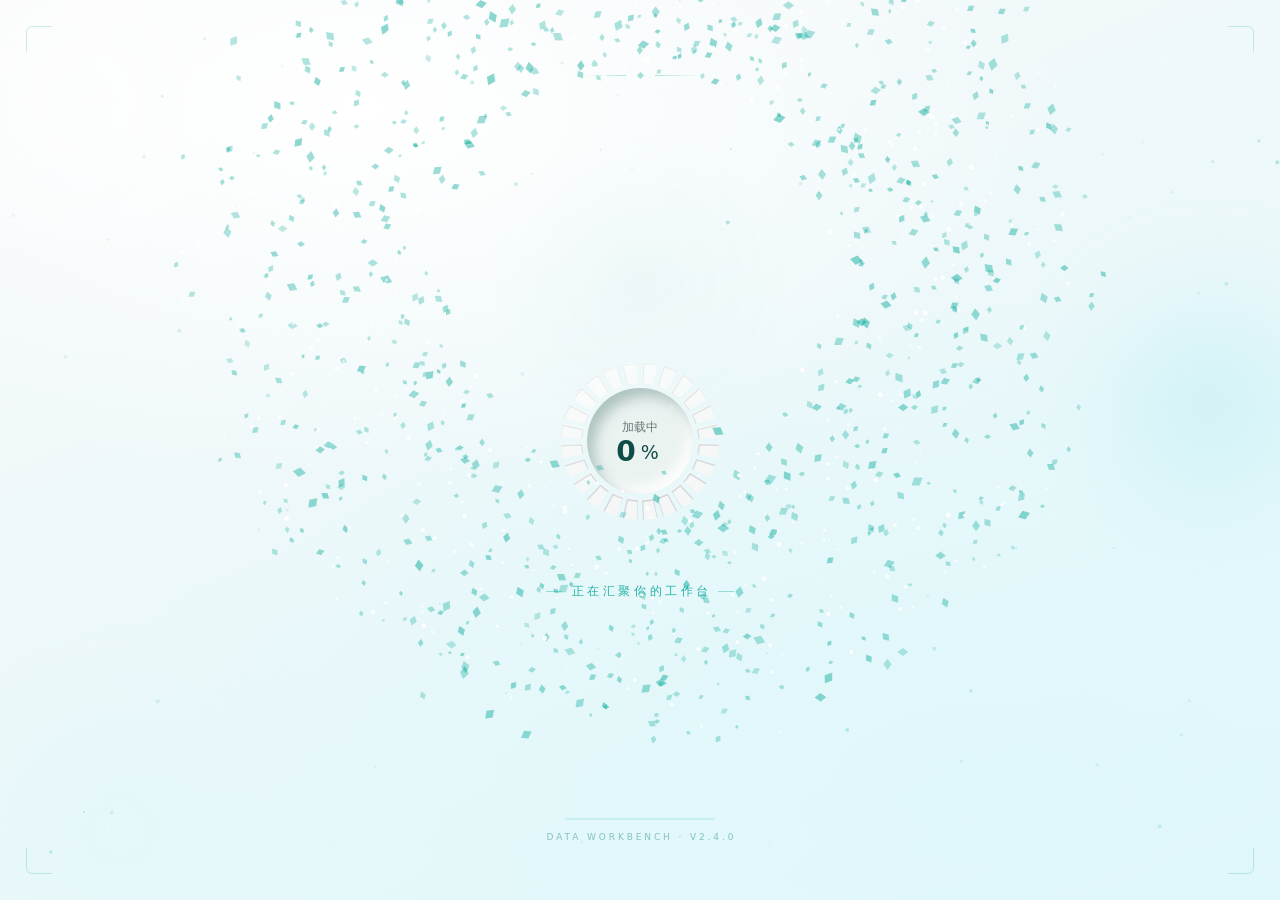
<file: index.html>
<!DOCTYPE html>
<html lang="zh-CN" data-theme="light">
<head>
  <meta charset="UTF-8">
  <meta name="viewport" content="width=device-width, initial-scale=1.0, maximum-scale=1.0, user-scalable=no, viewport-fit=cover">
  <meta name="apple-mobile-web-app-capable" content="yes">
  <meta name="apple-mobile-web-app-status-bar-style" content="default">
  <meta name="apple-mobile-web-app-title" content="库管工作台">
  <link rel="apple-touch-icon" href="icons/icon-192.png?v=230.43" type="image/png">
  <link rel="icon" href="icons/icon-192.png?v=230.43" type="image/png">
  <!-- 🟢 v230.41【图标母版统一】全部图标（any / maskable / SVG / favicon.ico）直接由
       用户指定的 512×512 玻璃房子图（icons/icon-master.png）等比缩放生成，
       零二次设计 —— 图标即用户给的那张图，不再出现「蓝色底板 / 另一套设计」的分叉。
       tools/gen_icons.py 可一键重建；门禁 verify-23039 G5-2/G5-3 锁定母版一致性。 -->
  <!-- 🟢 v230.39【桌面图标修复】补 favicon.ico —— Windows 创建桌面/任务栏快捷方式时
       **优先请求根目录 /favicon.ico**（不读 manifest 的 icons）。此前根目录无此文件 →
       取不到 → 回退 Edge 默认的蓝色磁贴底板（用户截图里的蓝方块）。
       ICO 内嵌 16/24/32/48/64/128 多尺寸，Windows 原生支持。 -->
  <link rel="shortcut icon" href="favicon.ico?v=230.43" type="image/x-icon">
  <link rel="icon" href="favicon.ico?v=230.43" sizes="16x16 24x24 32x32 48x48 64x64 128x128" type="image/x-icon">
  <!-- 🟢 v230.37【PWA 安装图标修复】manifest 与图标引用全部运行时动态拼接 sharecode。
       背景（两层鉴权差异，均为线上实测）：
         ① 浏览器解析 manifest 走「文档级」请求，不带会话 cookie → manifest 拉取 403
            → manifest-parsing-or-network-error → 无法安装到桌面（v230.36 已修）。
         ② 浏览器为安装弹窗挑选图标时同样走 UI 级请求（不带 cookie）→ 裸路径图标 403
            → Chrome 报 no-acceptable-icon → 弹窗回退成通用页面图标（用户反馈的「图标不对」）。
       修法（组合）：
         · manifest 图标全部以 data URI 内联（tools/gen-manifest.cjs 生成）→ 零网络请求，
           任何鉴权环境下都能取到真实图标；
         · manifest / apple-touch-icon / favicon / service-worker.js 的 URL 运行时拼 sharecode
           —— 不硬编码（源码零平台耦合、码轮换无需改源码），无 sharecode 参数时退化为裸 URL。 -->
  <script>
  (function () {
    try {
      var code = new URLSearchParams(location.search).get('sharecode');
      var q = code ? '&sharecode=' + encodeURIComponent(code) : '';
      // manifest：文档级请求不带 cookie，必须带码
      var link = document.createElement('link');
      link.rel = 'manifest';
      link.href = 'manifest.json?v=230.43' + q;
      document.head.appendChild(link);
      // 图标引用（apple-touch-icon / icon / shortcut icon）：UI 级请求同样不带 cookie，一并带码
      // 注：selector 必须覆盖 rel="shortcut icon"（其 rel 值含空格，需用属性选择器精确匹配）
      var icons = document.querySelectorAll(
        'link[rel="apple-touch-icon"], link[rel="icon"], link[rel="shortcut icon"]'
      );
      for (var i = 0; i < icons.length; i++) {
        var src = icons[i].getAttribute('href');
        if (src && src.indexOf('sharecode=') === -1) {
          icons[i].setAttribute('href', src + q);
        }
      }
    } catch (e) {
      // 兜底：极端情况下用静态 link，保证 manifest 始终存在
      if (!document.querySelector('link[rel="manifest"]')) {
        var fb = document.createElement('link');
        fb.rel = 'manifest';
        fb.href = 'manifest.json?v=230.43';
        document.head.appendChild(fb);
      }
    }
  })();
  </script>
  <meta name="theme-color" content="#357ABD">
  <!-- 🟢 v229.46 AUDIT-F3：CSP 正式生效（此前仅为无效注释，等同「无 CSP」）。
       说明：script-src 仍含 'unsafe-inline' —— 本应用大量通过 innerHTML 注入动态内联事件处理器
       （分页器 / 弹窗 / 设置面板等数十处），全站移除需一次「事件委托 / addEventListener」重构，
       属独立史诗任务；本次先让 CSP 真实生效并收紧除脚本外所有源。
       已加：object-src 'none'（禁插件注入）、base-uri 'self'（禁 <base> 劫持）、
       worker-src 'self' blob:（blob: 用于内联启动动画 worker，源码随页面同源下发，非第三方）、connect-src 锁定 Supabase 域名、img/font 收窄；
       frame-ancestors 受限（meta 不支持该指令，仅作声明，正式拦截需服务端响应头）。
       第三方 beacon 脚本已加 SRI（见 AUDIT-F5），即便放行也不可被篡改。
       ⚠️ CSP 只是「第二道防线」，第一道仍是所有插值必须经 esc / escAttr。 -->
  <meta http-equiv="Content-Security-Policy" content="default-src 'self'; script-src 'self' 'unsafe-inline'; style-src 'self' 'unsafe-inline' https://fonts.googleapis.com; img-src 'self' data: blob:; font-src 'self' data: https://fonts.gstatic.com; connect-src 'self' https://zdcjqiidsxethfuoiowy.supabase.co wss://zdcjqiidsxethfuoiowy.supabase.co; worker-src 'self' blob:; manifest-src 'self'; object-src 'none'; base-uri 'self'; frame-ancestors 'self' https://*.workbuddy.host https://*.workbuddy.cn">
  <title>库管系统工作台</title>
<!-- CRITICAL_CSS_START -->
<style>
/* 关键 CSS：首屏内联，由 tools/gen-critical-css.mjs 从 css/style.css 自动生成，请勿手改 */
:root{
  /* 背景与光晕 */
  --bg-primary: #F0F4F8;
  --bg-aurora-1: rgba(148, 200, 220, 0.18);
  --bg-aurora-2: rgba(167, 180, 220, 0.15);
  --bg-aurora-3: rgba(160, 210, 200, 0.15);
  --bg-aurora-4: rgba(180, 170, 200, 0.10);
  --bg-noise: url("data:image/svg+xml,%3Csvg viewBox='0 0 256 256' xmlns='http://www.w3.org/2000/svg'%3E%3Cfilter id='n'%3E%3CfeTurbulence type='fractalNoise' baseFrequency='0.9' numOctaves='4' stitchTiles='stitch'/%3E%3C/filter%3E%3Crect width='100%25' height='100%25' filter='url(%23n)' opacity='0.025'/%3E%3C/svg%3E");

  /* 卡片 */
  /* 🟢 v228.08 P1-7：模糊半径下调后，提高卡片底色不透明度作补偿，
     避免背后内容透出影响文字可读性（磨砂感略减，但可读性不降级）。 */
  --card-bg: rgba(255,255,255,0.82);
  --card-bg-hover: rgba(255,255,255,0.85);
  --card-border: rgba(255,255,255,0.8);
  --card-shadow: 0 4px 24px rgba(31,38,135,0.06);
  --card-shadow-hover: 0 8px 36px rgba(31,38,135,0.10);

  /* 🟢 v228.68：语义表面变量（供内联 style 的 var(--bg-card,#fff) 等引用）。
     此前暗色主题未定义这些变量，导致大量内联 var(--bg-card,#fff) 在暗色下回退成纯白。
     这里在亮/暗两套都显式声明，使内联样式随主题切换。 */
  --bg-card: #ffffff;
  --border-color: #e5e7eb;
  --bg-input: #f3f4f6;
  --text-secondary: #5A6B7F;

  /* 🟢 v185：标题行改为冰川蓝渐变（D' 方案），变量跟随主调 */
  --thead-bg: #5e9ad0;

  /* 侧边栏/弹窗（🟢 v186-B：深青+暖橙方案） */
  --panel-bg: #ffffff;
  --panel-border: rgba(0,78,102,0.10);
  --panel-teal: #004E66;
  --panel-teal-light: #51a3bc;
  --panel-orange: #ff5f2e;

  /* 文字 */
  --text-main: #1E293B;
  /* 🟢 v228.24 B-2：--text-body 原 #64748B 在斑马纹行(rgba(220,232,242,.55))上仅 4.22:1，12px 不达标；
     加深至 #5A6B7F（白底 5.46:1 / 斑马行 4.84:1） */
  --text-body: #5A6B7F;
  /* 🟢 v228.24 B-2：原 #94A3B8 在白底仅 2.56:1（KPI 标签/空态/分页数字全站命中，WCAG AA 失败）；
     加深至 #5A6B7F ≈5.1:1。⚠️ 此为权威定义（style.css 后于 index.html 内联 <style> 加载，故此处生效） */
  --text-muted: #5A6B7F;
  --text-inverse: #FFFFFF;

  /* 主色调（冰川蓝） */
  --primary: #5B9BD5;
  --primary-light: #93C5FD;
  --primary-deep: #3B82C4;
  --primary-glow: rgba(91,155,213,0.3);

  /* 强调色 */
  --accent-mint: #6DBF9F;
  --accent-mint-light: rgba(109,191,159,0.15);
  --accent-coral: #D49595;
  --accent-coral-light: rgba(212,149,149,0.15);
  --accent-lavender: #A78BFA;
  --accent-lavender-light: rgba(167,139,250,0.15);
  --accent-warm: #D4A870;
  --accent-warm-light: rgba(212,168,112,0.15);

  /* 状态色（🟢 v227.32：提饱和，解决莫兰迪低对比——小字号/移动端看不清的问题；与深色主题对齐） */
  /* 🟢 v228.24 B-2：danger 文字色由 #E5484D（白底 3.91:1 / 斑马行 3.47:1，12px 不达标）加深至 #C62828
     （白底 5.62:1 / 斑马行 4.99:1）。该令牌在明色主题下仅作前景文字（背景用 -bg 变量），加深不影响实心填充观感。 */
  --status-danger: #C62828;
  --status-danger-bg: rgba(198,40,40,0.12);
  /* 🟢 v228.24 B-2：warning/success 同因「作前景文字」而加深（原 #F59E0B 仅 2.15:1、#16A34A 仅 3.30:1）
     → #B45309（5.02:1）/ #15803D（5.02:1）。背景态仍由 -bg 变量承担，不影响徽标/进度条观感。 */
  --status-warning: #A04708;
  --status-warning-bg: rgba(160,71,8,0.14);
  --status-success: #15803D;
  --status-success-bg: rgba(21,128,61,0.12);
  --status-info: #2563EB;
  --status-info-bg: rgba(37,99,235,0.12);

  /* 毛玻璃
     🟢 v228.08 性能优化 P1-7：模糊半径 20px/10px → 8px/6px。
     backdrop-filter 的 GPU 开销与模糊半径近似平方关系，20~24px 的重磨砂在低端机/移动端
     滚动与弹窗动画时明显掉帧。降到 8px 后磨砂感基本保留（配合卡片背景不透明度上调作补偿），
     合成开销大幅下降。 */
  --glass-blur: blur(8px) saturate(150%);
  --glass-blur-light: blur(6px) saturate(140%);

  /* 滚动条（🟢 v190：加宽到 12px，轨道透明+内边距留白，滑块用冰川蓝半透，hover 加深） */
  --scrollbar-thumb: rgba(91,155,213,0.35);
  --scrollbar-thumb-hover: rgba(91,155,213,0.55);
  --scrollbar-track: transparent;
  --scrollbar-width: 12px;
  --scrollbar-thumb-w: 10px;

  /* 🟢 v227.53：侧栏面板/头部/按钮底色（默认浅色态） */
  --sidebar-panel-bg-top: #ffffff;
  --sidebar-panel-bg-bottom: #f3f9fb;
  --sidebar-header-bg-top: #f4fafa;
  --sidebar-header-bg-bottom: #ffffff;
  --sidebar-toggle-bg: #f4fafa;

  /* 圆角 */
  --radius-xs: 6px;
  --radius-sm: 10px;
  --radius-md: 16px;
  --radius-lg: 22px;
  --radius-xl: 28px;

  /* 布局 */
  --header-height: 56px;
  --sidebar-width: 240px;
  --content-gap: 14px;

  /* 过渡 */
  --theme-transition: 0.3s cubic-bezier(0.4, 0, 0.2, 1);
}

[data-theme="dark"]{
  --bg-primary: #0B1120;
  --bg-aurora-1: rgba(56,189,248,0.06);
  --bg-aurora-2: rgba(99,102,241,0.05);
  --bg-aurora-3: rgba(52,211,153,0.04);
  --bg-aurora-4: rgba(168,85,247,0.03);
  --bg-noise: url("data:image/svg+xml,%3Csvg viewBox='0 0 256 256' xmlns='http://www.w3.org/2000/svg'%3E%3Cfilter id='n'%3E%3CfeTurbulence type='fractalNoise' baseFrequency='0.9' numOctaves='4' stitchTiles='stitch'/%3E%3C/filter%3E%3Crect width='100%25' height='100%25' filter='url(%23n)' opacity='0.02'/%3E%3C/svg%3E");

  --card-bg: rgba(15,23,42,0.74);
  --card-bg-hover: rgba(15,23,42,0.8);
  --card-border: rgba(56,189,248,0.25);
  --card-shadow: 0 0 20px rgba(56,189,248,0.06), inset 0 1px 0 rgba(255,255,255,0.03);
  --card-shadow-hover: 0 0 32px rgba(56,189,248,0.12), inset 0 1px 0 rgba(255,255,255,0.05);

  --panel-bg: rgba(15,31,42,0.94);
  --panel-border: rgba(81,163,188,0.20);
  --panel-teal: #5e9ad0;
  --panel-teal-light: #6DBF9F;
  --panel-orange: #ff7a52;

  /* 🟢 v185：暗色标题行改为更深冰川蓝渐变 */
  --thead-bg: #234c76;

  --text-main: #F8FAFC;
  --text-body: #94A3B8;
  --text-muted: #64748B;
  --text-inverse: #0F172A;

  --primary: #38BDF8;
  --primary-light: #7DD3FC;
  --primary-deep: #0EA5E9;
  --primary-glow: rgba(56,189,248,0.4);

  --accent-mint: #34D399;
  --accent-mint-light: rgba(52,211,153,0.12);
  --accent-coral: #FB7185;
  --accent-coral-light: rgba(251,113,133,0.12);
  --accent-lavender: #A78BFA;
  --accent-lavender-light: rgba(167,139,250,0.12);
  --accent-warm: #FBBF24;
  --accent-warm-light: rgba(251,191,36,0.12);

  --status-danger: #FB7185;
  --status-danger-bg: rgba(251,113,133,0.15);
  --status-warning: #FBBF24;
  --status-warning-bg: rgba(251,191,36,0.15);
  --status-success: #34D399;
  --status-success-bg: rgba(52,211,153,0.15);
  --status-info: #38BDF8;
  --status-info-bg: rgba(56,189,248,0.15);

  --scrollbar-thumb: rgba(56,189,248,0.40);
  --scrollbar-thumb-hover: rgba(56,189,248,0.65);
  --scrollbar-track: transparent;
  --scrollbar-width: 12px;
  --scrollbar-thumb-w: 10px;

  /* 🟢 v228.68：语义表面变量（暗色值）—— 与 :root 对应，确保内联 var(--bg-card,#fff) 等随暗色翻转 */
  --bg-card: #1b222c;
  --border-color: #3a4452;
  --bg-input: #1f2733;
  --text-secondary: #cbd5e1;
}

*{ margin: 0; padding: 0; box-sizing: border-box; }

html, body{
  width: 100%; height: 100%;
  font-family: -apple-system, BlinkMacSystemFont, "SF Pro Display", "Helvetica Neue", sans-serif;
  font-size: 14px;
  color: var(--text-main);
  overflow: hidden;
  -webkit-font-smoothing: antialiased;
  -webkit-overflow-scrolling: touch;
  transition: color var(--theme-transition);
}

body{
  background: var(--bg-primary);
  transition: background var(--theme-transition);
}

.loading-overlay{
  position: fixed; top: 0; left: 0; right: 0; bottom: 0;
  background: var(--bg-primary);
  backdrop-filter: blur(8px); -webkit-backdrop-filter: blur(8px);
  display: flex; flex-direction: column; align-items: center; justify-content: center;
  z-index: 1000; transition: opacity 0.3s;
}
.loading-spinner{
  width: 40px; height: 40px; border: 3px solid rgba(122,156,165,0.12);
  border-top-color: var(--primary); border-radius: 50%;
  animation: spin 0.7s linear infinite;
}
@keyframes spin { to{ transform: rotate(360deg); }}
.loading-text{ margin-top: 14px; font-size: 13px; color: var(--text-body); font-weight: 500; }
/* 🟢 v228.22：加载副文案 + 跳过按钮（B-1 修复：打底/同步长时间不结束时的逃生口） */
.loading-sub{ margin-top: 10px; font-size: 12.5px; color: var(--text-muted); line-height: 1.5; max-width: 280px; text-align: center; }
.loading-actions{ margin-top: 18px; display: flex; gap: 10px; justify-content: center; }
.loading-skip-btn{ font-size: 13px; padding: 8px 16px; cursor: pointer; }
/* 🟢 v228.22 B-3：内置示例数据提示横幅（让用户区分演示数据与真实数据） */
.demo-data-banner{
  margin:0 0 12px; padding:10px 14px; border-radius:10px;
  background:rgba(245,158,11,0.12); border:1px solid rgba(245,158,11,0.35);
  color:#92400e; font-size:12.5px; line-height:1.5;
}
.demo-data-banner b{ color:#b45309; }
[data-theme="dark"] .demo-data-banner{ background:rgba(245,158,11,0.16); color:#fcd34d; border-color:rgba(245,158,11,0.40); }
[data-theme="dark"] .demo-data-banner b{ color:#fbbf24; }

  /* 🟢 v229.45：启动加载屏 BootSplash —— 样式【全部内联】且【默认即显示】。
     修复裸 HTML 闪现：此前 #bootSplash 默认 display:none，要等 defer 的 boot-splash.js
     加 is-active 才显示；而 style.css 为异步非阻塞加载 —— 慢网下「JS 未执行 + CSS 未生效」
     的窗口期整页以无样式渲染。现在解析到 <body> 第一帧就是完整启动屏（fixed 全屏不透明），
     物理上盖住主内容，不依赖任何外部资源时序。 */
  #bootSplash{position:fixed;inset:0;z-index:10000;display:flex;align-items:center;justify-content:center;overflow:hidden;opacity:1;
    background:
      radial-gradient(120% 90% at 28% 12%, #FFFFFF 0%, rgba(255,255,255,0) 46%),
      radial-gradient(130% 100% at 78% 88%, #E0F7FA 0%, rgba(224,247,250,0) 55%),
      linear-gradient(158deg, #F8F9FA 0%, #E0F7FA 100%);
    font-family:'Inter','SF Pro Display',-apple-system,BlinkMacSystemFont,system-ui,sans-serif;
    -webkit-font-smoothing:antialiased;}
  #bootSplash.is-active{display:flex;}
  #bootSplash.is-leaving{opacity:0;transition:opacity .52s ease;}
  /* 极光柔光 */
  #bootSplash .boot-aurora{position:absolute;border-radius:50%;filter:blur(40px);opacity:.5;pointer-events:none;}
  #bootSplash .ba1{width:340px;height:340px;left:-90px;top:-70px;background:radial-gradient(circle,#FFFFFF 0%,rgba(255,255,255,0) 70%);animation:bootDr1 17s ease-in-out infinite;}
  #bootSplash .ba2{width:300px;height:300px;right:-80px;top:28%;background:radial-gradient(circle,#B2EBF2 0%,rgba(178,235,242,0) 70%);animation:bootDr2 21s ease-in-out infinite;}
  #bootSplash .ba3{width:360px;height:360px;left:-60px;bottom:-110px;background:radial-gradient(circle,#E0F7FA 0%,rgba(224,247,250,0) 70%);animation:bootDr3 25s ease-in-out infinite;}
  @keyframes bootDr1{0%,100%{transform:translate(0,0)}50%{transform:translate(30px,26px)}}
  @keyframes bootDr2{0%,100%{transform:translate(0,0)}50%{transform:translate(-26px,22px)}}
  @keyframes bootDr3{0%,100%{transform:translate(0,0)}50%{transform:translate(24px,-20px)}}
  #bootSplashCanvas{position:absolute;inset:0;pointer-events:none;z-index:1;}
  /* 🟢 v229.54：worker 模式把 canvas 提到圆盘之上，只用于绘制「实时进度弧 + 中心数字 + 加载中」，
     让这两项在主线程被 DataLoader 冻结时仍流畅爬升；圆盘底/纸雕环质感仍由 DOM/SVG 原样呈现。
     DOM 的「加载中」+数字隐藏（避免与 canvas 重影），粒子/词标本就在 canvas 上、随 worker 独立线程动画。 */
  #bootSplash.worker-mode #bootSplashCanvas{z-index:4;}
  #bootSplash.worker-mode .boot-center .cap,
  #bootSplash.worker-mode .boot-center .num{display:none;}
  /* 四角取景框角标 */
  #bootSplash .boot-corner{position:absolute;width:26px;height:26px;border:1.5px solid rgba(0,168,150,0.20);pointer-events:none;z-index:3;}
  #bootSplash .boot-corner.tl{left:26px;top:26px;border-right:none;border-bottom:none;border-top-left-radius:6px;}
  #bootSplash .boot-corner.tr{right:26px;top:26px;border-left:none;border-bottom:none;border-top-right-radius:6px;}
  #bootSplash .boot-corner.bl{left:26px;bottom:26px;border-right:none;border-top:none;border-bottom-left-radius:6px;}
  #bootSplash .boot-corner.br{right:26px;bottom:26px;border-left:none;border-top:none;border-bottom-right-radius:6px;}
  /* 顶部装饰行 */
  #bootSplash .boot-topdeco{position:absolute;left:0;right:0;top:8.1%;display:flex;align-items:center;justify-content:center;gap:12px;z-index:3;}
  #bootSplash .boot-topdeco::before{content:'';width:44px;height:1px;background:linear-gradient(90deg,rgba(0,168,150,0),rgba(0,168,150,0.30));}
  #bootSplash .boot-topdeco::after{content:'';width:44px;height:1px;background:linear-gradient(270deg,rgba(0,168,150,0),rgba(0,168,150,0.30));}
  #bootSplash .boot-topdeco .dm{width:5px;height:5px;transform:rotate(45deg);background:rgba(0,168,150,0.35);}
  /* 圆环（168px，与设计原型一致） */
  #bootSplash .boot-ring{position:absolute;left:50%;top:var(--cy-ring,50%);transform:translate(-50%,-50%);width:168px;height:168px;z-index:2;}
  #bootSplash .boot-ring svg{position:absolute;inset:0;width:100%;height:100%;overflow:visible;}
  #bootSplash .boot-slice{opacity:0;transition:opacity .3s ease;}
  #bootSplash .boot-slice.on{opacity:1;}
  /* 中心数字 */
  #bootSplash .boot-center{position:absolute;left:50%;top:50%;transform:translate(-50%,-50%);width:63%;height:63%;border-radius:50%;z-index:3;
    background:#EBF3F1;box-shadow:inset 7px 8px 13px rgba(126,154,150,0.55),inset -6px -7px 12px rgba(255,255,255,0.95);
    display:flex;flex-direction:column;align-items:center;justify-content:center;}
  #bootSplash .boot-center .cap{font-size:12px;font-weight:400;letter-spacing:.18em;color:#5A6F6B;text-indent:.18em;}
  #bootSplash .boot-center .num{font-size:28px;font-weight:700;line-height:1;color:#0E4D47;font-variant-numeric:tabular-nums;display:flex;align-items:baseline;}
  #bootSplash .boot-center .num .pct{font-size:19px;margin-left:1px;}
  /* 副文案 */
  #bootSplash .boot-sub{position:absolute;left:0;right:0;top:var(--cy-sub,60%);text-align:center;display:flex;align-items:center;justify-content:center;gap:10px;
    font-size:12px;font-weight:400;color:rgba(0,168,150,0.85);z-index:3;transition:opacity .5s ease;}
  #bootSplash .boot-sub::before,#bootSplash .boot-sub::after{content:'';width:16px;height:1px;background:rgba(0,168,150,0.35);}
  #bootSplash .boot-sub span{letter-spacing:.3em;margin-right:-.3em;}
  /* 底部：--progress 进度线 + 版本行 */
  #bootSplash .boot-bottom{position:absolute;left:0;right:0;top:var(--cy-bottom,86%);display:flex;flex-direction:column;align-items:center;gap:12px;z-index:3;}
  #bootSplash .boot-loadline{position:relative;width:150px;height:2px;border-radius:2px;background:rgba(0,168,150,0.12);overflow:hidden;}
  #bootSplash .boot-loadline::after{content:'';position:absolute;top:0;left:-40%;width:40%;height:100%;border-radius:2px;
    background:linear-gradient(90deg,rgba(0,168,150,0),rgba(0,168,150,0.45),rgba(0,168,150,0));animation:bootSweep 2.2s ease-in-out infinite;}
  @keyframes bootSweep{0%{left:-40%}62%,100%{left:100%}}
  #bootSplash .boot-cap{font-size:9px;font-weight:500;letter-spacing:.32em;text-indent:.32em;color:rgba(0,120,110,0.42);}
  /* 暗色主题 */
  [data-theme="dark"] #bootSplash{background:
    radial-gradient(120% 90% at 28% 12%, #1b2733 0%, rgba(27,39,51,0) 46%),
    radial-gradient(130% 100% at 78% 88%, #11343b 0%, rgba(17,52,59,0) 55%),
    linear-gradient(158deg, #0f1a22 0%, #11343b 100%);}
  [data-theme="dark"] #bootSplash .boot-center{background:#16313a;box-shadow:inset 7px 8px 13px rgba(0,0,0,0.55),inset -6px -7px 12px rgba(255,255,255,0.06);}
  [data-theme="dark"] #bootSplash .boot-center .num{color:#7fd8c4;}
  [data-theme="dark"] #bootSplash .boot-center .cap{color:#8fb0aa;}

/* 货车进度条形态 */
.loading-truck-wrap{ margin-top: 22px; display: flex; flex-direction: column; align-items: center; gap: 10px; }
[hidden]{ display: none !important; }
.loading-seg{ position: relative; width: min(360px, 70vw); height: 16px;
  background: rgba(122,156,165,.14); border-radius: 8px; }
.loading-seg::after{ content: ""; position: absolute; left: 0; top: 0; bottom: 0; width: 100%;
  background: linear-gradient(180deg, var(--primary), var(--accent)); opacity: .0; border-radius: 8px; }
.truck-gfx{ position: absolute; top: -44px; left: 0; width: 64px; height: 40px; transform: translateX(0);
  transition: left .22s cubic-bezier(.4,0,.2,1);
  filter: drop-shadow(0 2px 3px rgba(0,0,0,.5)) drop-shadow(0 0 6px rgba(47,212,196,.22)); }
.truck-gfx svg{ display: block; width: 64px; height: 40px; }
.truck-gfx .wheel{ transform-box: fill-box; transform-origin: center; animation: wheelSpin .5s linear infinite; }
@keyframes wheelSpin { to{ transform: rotate(360deg); }}
.truck-gfx{ animation: truckBob .5s ease-in-out infinite; }
@keyframes truckBob { 0%, 100%{ transform: translateX(0) translateY(0); } 50%{ transform: translateX(0) translateY(-1.5px); }}
.loading-pct{ font-size: 13px; font-weight: 600; letter-spacing: 1px; color: var(--accent); }

/* 胶囊波形态(云端同步) */
.loading-caps-wrap{ margin-top: 26px; display: flex; flex-direction: column; align-items: center; }
.loading-caps{ display: flex; align-items: flex-end; gap: 4px; height: 54px; }
.loading-caps span{ width: 7px; height: 8px; border-radius: 3px; background: rgba(122,156,165,.18);
  transition: height .28s cubic-bezier(.3,1.4,.5,1), background .2s; }
.loading-caps span.on{ background: linear-gradient(180deg, var(--accent), var(--primary)); }
.loading-caps span.head{ background: #7ec8f0; box-shadow: 0 0 8px var(--accent); transform: scaleY(1.5); }

/* 粒子流体形态(数据导入) */
.loading-fluid-wrap{ margin-top: 28px; display: flex; flex-direction: column; align-items: center; }
.loading-fluid{ position: relative; width: min(300px, 70vw); height: 16px; border-radius: 8px; overflow: hidden;
  background: rgba(122,156,165,.12); border: 1px solid rgba(122,156,165,.25); }
.loading-fluid canvas{ position: absolute; inset: 0; width: 100%; height: 100%; }
.loading-fluid-base{ position: absolute; left: 0; top: 0; bottom: 0; width: 0%; border-radius: 8px;
  background: linear-gradient(90deg, rgba(47,212,196,.35), rgba(79,155,232,.35)); transition: width .25s linear; }
</style>
<!-- CRITICAL_CSS_END -->
    <!-- 🟢 v228.09 性能优化 P0-2：首屏关键 CSS 已内联（上方 CRITICAL_CSS 块，8.4KB），
         全量 style.css(211KB) 改为【非阻塞】加载：preload 拉取 → onload 转 stylesheet。
         首屏只依赖 8.4KB 内联样式，loading 遮罩即可正确显示；全量样式在遮罩期间并行加载完成。 -->
    <link rel="preload" href="css/style.css?v=230.43" as="style" onload="this.onload=null;this.rel='stylesheet'">
    <noscript><link rel="stylesheet" href="css/style.css?v=230.43"></noscript>
    <!-- 🟢 v229.45：启动加载屏样式已【全部内联】进上方 CRITICAL_CSS（原 loading-splash.css 异步加载
         在慢网下同样会裸 HTML 闪现，已废弃外部引用；css/loading-splash.css 保留仅作存档）。
         Inter 字体用于中心数字（词标已于 v229.68 换为内联矢量稿，不再依赖字体） -->
    <link rel="preconnect" href="https://fonts.googleapis.com">
    <link rel="preconnect" href="https://fonts.gstatic.com" crossorigin>
    <link rel="stylesheet" href="https://fonts.googleapis.com/css2?family=Inter:wght@400;500;600;700&display=swap" media="print" onload="this.media='all'">
    <!-- v229.45 兜底①：无 JS 环境（noscript 下 style.css 为阻塞加载，页面可正常渲染）不显示启动屏 -->
    <noscript><style>#bootSplash{display:none !important;}</style></noscript>
    <script>
      // 兜底：极老旧内核可能不触发 preload 的 onload。延迟 3s 检测，仅在样式确实未生效时
      // 才补一个阻塞式 link —— 延迟是为了避免正常情况下误触发、反而抵消异步收益。
      setTimeout(function () {
        var ok = false;
        for (var i = 0; i < document.styleSheets.length; i++) {
          if ((document.styleSheets[i].href || '').indexOf('css/style.css') >= 0) { ok = true; break; }
        }
        if (!ok) {
          var l = document.createElement('link');
          l.rel = 'stylesheet'; l.href = 'css/style.css?v=230.43';
          document.head.appendChild(l);
        }
      }, 3000);
    </script>
  <!-- 🟢 v228.08 性能优化 P0-1：首屏只保留「启动必需」的两个库（Dexie 数据层 / Supabase 云端同步）。
       以下大库改为按需加载（由 js/lazy-lib.js 提供 LazyLib，首次使用时才下载），
       首屏 JS 下载+解析量从 ~3.1MB 降至 ~0.2MB：
         · chart.min.js(205KB)  → 仪表盘/趋势图首次绘制时
         · xlsx.full.min.js(881KB) → 数据导入 / Excel 导出时（Worker 解析另自行 importScripts）
         · jsqr.min.js(257KB)   → 打开「扫一扫」时
         · jszip.min.js(98KB)   → 点击「源码」打包下载时
         · qrcode.min.js(57KB)  → 现存量二维码 / 存货档案二维码（v228.17 恢复加载，见下方 <script>） -->
  <!-- 🟢 v229.57：启动动画 worker 源码内联（零额外网络请求，冷访问/离线均即时启动）-->
<script type="text/plain" id="bootWorkerSrc">/* ============================================================
 * boot-canvas-worker.js —— 启动屏动画 Web Worker（OffscreenCanvas）
 * 主线程把 #bootSplashCanvas 的 OffscreenCanvas 转交本 worker，
 * 背景粒子 / 词标 / 光池 / 环境尘的绘制都在独立线程完成，
 * 即使主线程被 DataLoader.init 的同步重活（18MB JSON parse / IndexedDB 批量写入）阻塞，
 * 背景动画也绝不冻结。
 * 圆环（SVG 剪纸切片）与中心圆盘+数字（DOM .boot-center）保持原装渲染，
 * 由本 worker 回传的 disp 消息驱动主线程 syncRing() 按进度点亮/更新。
 *
 * 进度自驱动（T1）：向外部 target 缓动；target 长时间不前进则缓慢爬向 90% 封顶，
 * 消除「跳-停-冲」的体感。complete 后缓动到 100% → 停留 HOLD → 回传 done。
 *
 * 消息协议（主线程 → worker）：
 *   init   {canvas, dpr, W, H, cx, cyWord, cyRing}
 *   resize {W, H, dpr, cx, cyWord, cyRing}
 *   target {value}       真实目标进度 0-100
 *   complete             收口到 100%
 *   pointer {x, y, active}
 *   kill                 停止循环
 * 回传（worker → 主线程）：
 *   {type:'done'}        已达 100% 且停留结束，主线程可淡出
 *   {type:'disp', value} 当前显示进度（主线程用于 CSS 变量 / fallback 同步）
 * ============================================================ */
'use strict';
(function () {
  var cv, ctx;
  var W = 0, H = 0, dpr = 1, cx = 0, cyWord = 0, cyRing = 0, cyCenter = 0;
  var running = false, killed = false;
  var theme = 'light';
  var dbgChan = null;            // 🟢 调试通道（仅 init 带 dbg:true 时启用，生产不触发）

  // ---- 配置（与原 boot-splash.js 同源）----
  var WORD_W = 0.50;
  var WORD_MAX_PX = 430;
  // 🟢 v229.68：字标整体替换为设计稿矢量字形（stockhub-wordmark.svg，几何无衬线 + 原生墨阶渐变）。
  // 路径数据随源码内联（~37KB），零额外网络请求（沿用 v229.57 冷启动铁律）；Path2D 主线程/worker 通用。
  var WORDMARK_D = 'M 36.00 62.00 L 82.00 62.00 L 82.00 50.00 L 36.00 50.00 Z M 36.00 50.00 L 35.51 50.00 L 35.02 50.02 L 34.53 50.04 L 34.05 50.07 L 33.56 50.11 L 33.07 50.15 L 32.59 50.21 L 32.10 50.27 L 31.62 50.34 L 31.14 50.43 L 30.66 50.51 L 30.18 50.61 L 29.70 50.72 L 29.23 50.83 L 28.75 50.95 L 28.28 51.08 L 27.81 51.22 L 27.35 51.37 L 26.88 51.53 L 26.42 51.69 L 25.97 51.86 L 25.51 52.04 L 25.06 52.23 L 24.61 52.42 L 24.17 52.62 L 23.73 52.83 L 23.29 53.05 L 22.85 53.28 L 22.43 53.51 L 22.00 53.75 L 21.58 54.00 L 21.16 54.25 L 20.75 54.52 L 20.34 54.79 L 19.94 55.06 L 19.54 55.35 L 19.15 55.64 L 18.76 55.94 L 18.38 56.24 L 18.00 56.55 L 17.63 56.87 L 17.26 57.19 L 16.90 57.52 L 16.55 57.86 L 16.20 58.20 L 15.86 58.55 L 15.52 58.90 L 15.19 59.26 L 14.87 59.63 L 14.55 60.00 L 14.24 60.38 L 13.94 60.76 L 13.64 61.15 L 13.35 61.54 L 13.06 61.94 L 12.79 62.34 L 12.52 62.75 L 12.25 63.16 L 12.00 63.58 L 11.75 64.00 L 11.51 64.43 L 11.28 64.85 L 11.05 65.29 L 10.83 65.73 L 10.62 66.17 L 10.42 66.61 L 10.23 67.06 L 10.04 67.51 L 9.86 67.97 L 9.69 68.42 L 9.53 68.88 L 9.37 69.35 L 9.22 69.81 L 9.08 70.28 L 8.95 70.75 L 8.83 71.23 L 8.72 71.70 L 8.61 72.18 L 8.51 72.66 L 8.43 73.14 L 8.34 73.62 L 8.27 74.10 L 8.21 74.59 L 8.15 75.07 L 8.11 75.56 L 8.07 76.05 L 8.04 76.53 L 8.02 77.02 L 8.00 77.51 L 8.00 78.00 L 8.00 78.49 L 8.02 78.98 L 8.04 79.47 L 8.07 79.95 L 8.11 80.44 L 8.15 80.93 L 8.21 81.41 L 8.27 81.90 L 8.34 82.38 L 8.43 82.86 L 8.51 83.34 L 8.61 83.82 L 8.72 84.30 L 8.83 84.77 L 8.95 85.25 L 9.08 85.72 L 9.22 86.19 L 9.37 86.65 L 9.53 87.12 L 9.69 87.58 L 9.86 88.03 L 10.04 88.49 L 10.23 88.94 L 10.42 89.39 L 10.62 89.83 L 10.83 90.27 L 11.05 90.71 L 11.28 91.15 L 11.51 91.57 L 11.75 92.00 L 12.00 92.42 L 12.25 92.84 L 12.52 93.25 L 12.79 93.66 L 13.06 94.06 L 13.35 94.46 L 13.64 94.85 L 13.94 95.24 L 14.24 95.62 L 14.55 96.00 L 14.87 96.37 L 15.19 96.74 L 15.52 97.10 L 15.86 97.45 L 16.20 97.80 L 16.55 98.14 L 16.90 98.48 L 17.26 98.81 L 17.63 99.13 L 18.00 99.45 L 18.38 99.76 L 18.76 100.06 L 19.15 100.36 L 19.54 100.65 L 19.94 100.94 L 20.34 101.21 L 20.75 101.48 L 21.16 101.75 L 21.58 102.00 L 22.00 102.25 L 22.43 102.49 L 22.85 102.72 L 23.29 102.95 L 23.73 103.17 L 24.17 103.38 L 24.61 103.58 L 25.06 103.77 L 25.51 103.96 L 25.97 104.14 L 26.42 104.31 L 26.88 104.47 L 27.35 104.63 L 27.81 104.78 L 28.28 104.92 L 28.75 105.05 L 29.23 105.17 L 29.70 105.28 L 30.18 105.39 L 30.66 105.49 L 31.14 105.57 L 31.62 105.66 L 32.10 105.73 L 32.59 105.79 L 33.07 105.85 L 33.56 105.89 L 34.05 105.93 L 34.53 105.96 L 35.02 105.98 L 35.51 106.00 L 36.00 106.00 L 36.00 94.00 L 35.81 94.00 L 35.62 93.99 L 35.43 93.98 L 35.24 93.96 L 35.05 93.94 L 34.86 93.91 L 34.67 93.88 L 34.48 93.84 L 34.29 93.80 L 34.11 93.76 L 33.92 93.71 L 33.73 93.65 L 33.55 93.59 L 33.36 93.52 L 33.18 93.45 L 33.00 93.38 L 32.81 93.30 L 32.63 93.22 L 32.45 93.13 L 32.27 93.04 L 32.09 92.94 L 31.92 92.83 L 31.74 92.73 L 31.57 92.62 L 31.39 92.50 L 31.22 92.38 L 31.05 92.26 L 30.88 92.13 L 30.72 91.99 L 30.55 91.86 L 30.39 91.71 L 30.22 91.57 L 30.06 91.42 L 29.90 91.26 L 29.75 91.11 L 29.59 90.94 L 29.44 90.78 L 29.29 90.61 L 29.14 90.43 L 28.99 90.26 L 28.85 90.08 L 28.71 89.89 L 28.57 89.70 L 28.43 89.51 L 28.29 89.31 L 28.16 89.11 L 28.03 88.91 L 27.90 88.71 L 27.77 88.50 L 27.65 88.28 L 27.53 88.07 L 27.41 87.85 L 27.29 87.63 L 27.18 87.40 L 27.07 87.18 L 26.96 86.95 L 26.86 86.71 L 26.76 86.48 L 26.66 86.24 L 26.56 86.00 L 26.47 85.76 L 26.38 85.51 L 26.29 85.26 L 26.20 85.01 L 26.12 84.76 L 26.04 84.51 L 25.97 84.25 L 25.89 83.99 L 25.82 83.73 L 25.76 83.47 L 25.69 83.21 L 25.63 82.94 L 25.58 82.68 L 25.52 82.41 L 25.47 82.14 L 25.42 81.87 L 25.38 81.60 L 25.34 81.33 L 25.30 81.05 L 25.27 80.78 L 25.23 80.50 L 25.21 80.23 L 25.18 79.95 L 25.16 79.67 L 25.14 79.39 L 25.13 79.12 L 25.11 78.84 L 25.11 78.56 L 25.10 78.28 L 25.10 78.00 L 25.10 77.72 L 25.11 77.44 L 25.11 77.16 L 25.13 76.88 L 25.14 76.61 L 25.16 76.33 L 25.18 76.05 L 25.21 75.77 L 25.23 75.50 L 25.27 75.22 L 25.30 74.95 L 25.34 74.67 L 25.38 74.40 L 25.42 74.13 L 25.47 73.86 L 25.52 73.59 L 25.58 73.32 L 25.63 73.06 L 25.69 72.79 L 25.76 72.53 L 25.82 72.27 L 25.89 72.01 L 25.97 71.75 L 26.04 71.49 L 26.12 71.24 L 26.20 70.99 L 26.29 70.74 L 26.38 70.49 L 26.47 70.24 L 26.56 70.00 L 26.66 69.76 L 26.76 69.52 L 26.86 69.29 L 26.96 69.05 L 27.07 68.82 L 27.18 68.60 L 27.29 68.37 L 27.41 68.15 L 27.53 67.93 L 27.65 67.72 L 27.77 67.50 L 27.90 67.29 L 28.03 67.09 L 28.16 66.89 L 28.29 66.69 L 28.43 66.49 L 28.57 66.30 L 28.71 66.11 L 28.85 65.92 L 28.99 65.74 L 29.14 65.57 L 29.29 65.39 L 29.44 65.22 L 29.59 65.06 L 29.75 64.89 L 29.90 64.74 L 30.06 64.58 L 30.22 64.43 L 30.39 64.29 L 30.55 64.14 L 30.72 64.01 L 30.88 63.87 L 31.05 63.74 L 31.22 63.62 L 31.39 63.50 L 31.57 63.38 L 31.74 63.27 L 31.92 63.17 L 32.09 63.06 L 32.27 62.96 L 32.45 62.87 L 32.63 62.78 L 32.81 62.70 L 33.00 62.62 L 33.18 62.55 L 33.36 62.48 L 33.55 62.41 L 33.73 62.35 L 33.92 62.29 L 34.11 62.24 L 34.29 62.20 L 34.48 62.16 L 34.67 62.12 L 34.86 62.09 L 35.05 62.06 L 35.24 62.04 L 35.43 62.02 L 35.62 62.01 L 35.81 62.00 L 36.00 62.00 Z M 36.00 106.00 L 60.00 106.00 L 60.00 94.00 L 36.00 94.00 Z M 60.00 150.00 L 60.49 150.00 L 60.98 149.98 L 61.47 149.96 L 61.95 149.93 L 62.44 149.89 L 62.93 149.85 L 63.41 149.79 L 63.90 149.73 L 64.38 149.66 L 64.86 149.57 L 65.34 149.49 L 65.82 149.39 L 66.30 149.28 L 66.77 149.17 L 67.25 149.05 L 67.72 148.92 L 68.19 148.78 L 68.65 148.63 L 69.12 148.47 L 69.58 148.31 L 70.03 148.14 L 70.49 147.96 L 70.94 147.77 L 71.39 147.58 L 71.83 147.38 L 72.27 147.17 L 72.71 146.95 L 73.15 146.72 L 73.57 146.49 L 74.00 146.25 L 74.42 146.00 L 74.84 145.75 L 75.25 145.48 L 75.66 145.21 L 76.06 144.94 L 76.46 144.65 L 76.85 144.36 L 77.24 144.06 L 77.62 143.76 L 78.00 143.45 L 78.37 143.13 L 78.74 142.81 L 79.10 142.48 L 79.45 142.14 L 79.80 141.80 L 80.14 141.45 L 80.48 141.10 L 80.81 140.74 L 81.13 140.37 L 81.45 140.00 L 81.76 139.62 L 82.06 139.24 L 82.36 138.85 L 82.65 138.46 L 82.94 138.06 L 83.21 137.66 L 83.48 137.25 L 83.75 136.84 L 84.00 136.42 L 84.25 136.00 L 84.49 135.57 L 84.72 135.15 L 84.95 134.71 L 85.17 134.27 L 85.38 133.83 L 85.58 133.39 L 85.77 132.94 L 85.96 132.49 L 86.14 132.03 L 86.31 131.58 L 86.47 131.12 L 86.63 130.65 L 86.78 130.19 L 86.92 129.72 L 87.05 129.25 L 87.17 128.77 L 87.28 128.30 L 87.39 127.82 L 87.49 127.34 L 87.57 126.86 L 87.66 126.38 L 87.73 125.90 L 87.79 125.41 L 87.85 124.93 L 87.89 124.44 L 87.93 123.95 L 87.96 123.47 L 87.98 122.98 L 88.00 122.49 L 88.00 122.00 L 88.00 121.51 L 87.98 121.02 L 87.96 120.53 L 87.93 120.05 L 87.89 119.56 L 87.85 119.07 L 87.79 118.59 L 87.73 118.10 L 87.66 117.62 L 87.57 117.14 L 87.49 116.66 L 87.39 116.18 L 87.28 115.70 L 87.17 115.23 L 87.05 114.75 L 86.92 114.28 L 86.78 113.81 L 86.63 113.35 L 86.47 112.88 L 86.31 112.42 L 86.14 111.97 L 85.96 111.51 L 85.77 111.06 L 85.58 110.61 L 85.38 110.17 L 85.17 109.73 L 84.95 109.29 L 84.72 108.85 L 84.49 108.43 L 84.25 108.00 L 84.00 107.58 L 83.75 107.16 L 83.48 106.75 L 83.21 106.34 L 82.94 105.94 L 82.65 105.54 L 82.36 105.15 L 82.06 104.76 L 81.76 104.38 L 81.45 104.00 L 81.13 103.63 L 80.81 103.26 L 80.48 102.90 L 80.14 102.55 L 79.80 102.20 L 79.45 101.86 L 79.10 101.52 L 78.74 101.19 L 78.37 100.87 L 78.00 100.55 L 77.62 100.24 L 77.24 99.94 L 76.85 99.64 L 76.46 99.35 L 76.06 99.06 L 75.66 98.79 L 75.25 98.52 L 74.84 98.25 L 74.42 98.00 L 74.00 97.75 L 73.57 97.51 L 73.15 97.28 L 72.71 97.05 L 72.27 96.83 L 71.83 96.62 L 71.39 96.42 L 70.94 96.23 L 70.49 96.04 L 70.03 95.86 L 69.58 95.69 L 69.12 95.53 L 68.65 95.37 L 68.19 95.22 L 67.72 95.08 L 67.25 94.95 L 66.77 94.83 L 66.30 94.72 L 65.82 94.61 L 65.34 94.51 L 64.86 94.43 L 64.38 94.34 L 63.90 94.27 L 63.41 94.21 L 62.93 94.15 L 62.44 94.11 L 61.95 94.07 L 61.47 94.04 L 60.98 94.02 L 60.49 94.00 L 60.00 94.00 L 60.00 106.00 L 60.19 106.00 L 60.38 106.01 L 60.57 106.02 L 60.76 106.04 L 60.95 106.06 L 61.14 106.09 L 61.33 106.12 L 61.52 106.16 L 61.71 106.20 L 61.89 106.24 L 62.08 106.29 L 62.27 106.35 L 62.45 106.41 L 62.64 106.48 L 62.82 106.55 L 63.00 106.62 L 63.19 106.70 L 63.37 106.78 L 63.55 106.87 L 63.73 106.96 L 63.91 107.06 L 64.08 107.17 L 64.26 107.27 L 64.43 107.38 L 64.61 107.50 L 64.78 107.62 L 64.95 107.74 L 65.12 107.87 L 65.28 108.01 L 65.45 108.14 L 65.61 108.29 L 65.78 108.43 L 65.94 108.58 L 66.10 108.74 L 66.25 108.89 L 66.41 109.06 L 66.56 109.22 L 66.71 109.39 L 66.86 109.57 L 67.01 109.74 L 67.15 109.92 L 67.29 110.11 L 67.43 110.30 L 67.57 110.49 L 67.71 110.69 L 67.84 110.89 L 67.97 111.09 L 68.10 111.29 L 68.23 111.50 L 68.35 111.72 L 68.47 111.93 L 68.59 112.15 L 68.71 112.37 L 68.82 112.60 L 68.93 112.82 L 69.04 113.05 L 69.14 113.29 L 69.24 113.52 L 69.34 113.76 L 69.44 114.00 L 69.53 114.24 L 69.62 114.49 L 69.71 114.74 L 69.80 114.99 L 69.88 115.24 L 69.96 115.49 L 70.03 115.75 L 70.11 116.01 L 70.18 116.27 L 70.24 116.53 L 70.31 116.79 L 70.37 117.06 L 70.42 117.32 L 70.48 117.59 L 70.53 117.86 L 70.58 118.13 L 70.62 118.40 L 70.66 118.67 L 70.70 118.95 L 70.73 119.22 L 70.77 119.50 L 70.79 119.77 L 70.82 120.05 L 70.84 120.33 L 70.86 120.61 L 70.87 120.88 L 70.89 121.16 L 70.89 121.44 L 70.90 121.72 L 70.90 122.00 L 70.90 122.28 L 70.89 122.56 L 70.89 122.84 L 70.87 123.12 L 70.86 123.39 L 70.84 123.67 L 70.82 123.95 L 70.79 124.23 L 70.77 124.50 L 70.73 124.78 L 70.70 125.05 L 70.66 125.33 L 70.62 125.60 L 70.58 125.87 L 70.53 126.14 L 70.48 126.41 L 70.42 126.68 L 70.37 126.94 L 70.31 127.21 L 70.24 127.47 L 70.18 127.73 L 70.11 127.99 L 70.03 128.25 L 69.96 128.51 L 69.88 128.76 L 69.80 129.01 L 69.71 129.26 L 69.62 129.51 L 69.53 129.76 L 69.44 130.00 L 69.34 130.24 L 69.24 130.48 L 69.14 130.71 L 69.04 130.95 L 68.93 131.18 L 68.82 131.40 L 68.71 131.63 L 68.59 131.85 L 68.47 132.07 L 68.35 132.28 L 68.23 132.50 L 68.10 132.71 L 67.97 132.91 L 67.84 133.11 L 67.71 133.31 L 67.57 133.51 L 67.43 133.70 L 67.29 133.89 L 67.15 134.08 L 67.01 134.26 L 66.86 134.43 L 66.71 134.61 L 66.56 134.78 L 66.41 134.94 L 66.25 135.11 L 66.10 135.26 L 65.94 135.42 L 65.78 135.57 L 65.61 135.71 L 65.45 135.86 L 65.28 135.99 L 65.12 136.13 L 64.95 136.26 L 64.78 136.38 L 64.61 136.50 L 64.43 136.62 L 64.26 136.73 L 64.08 136.83 L 63.91 136.94 L 63.73 137.04 L 63.55 137.13 L 63.37 137.22 L 63.19 137.30 L 63.00 137.38 L 62.82 137.45 L 62.64 137.52 L 62.45 137.59 L 62.27 137.65 L 62.08 137.71 L 61.89 137.76 L 61.71 137.80 L 61.52 137.84 L 61.33 137.88 L 61.14 137.91 L 60.95 137.94 L 60.76 137.96 L 60.57 137.98 L 60.38 137.99 L 60.19 138.00 L 60.00 138.00 Z M 14.00 150.00 L 60.00 150.00 L 60.00 138.00 L 14.00 138.00 Z M 111.00 150.00 L 133.00 150.00 L 133.00 8.00 L 111.00 8.00 Z M 98.00 56.00 L 134.00 56.00 L 150.00 44.00 L 98.00 44.00 Z M 222.94 51.70 L 221.39 51.31 L 219.82 50.97 L 218.25 50.69 L 216.67 50.45 L 215.08 50.26 L 213.49 50.12 L 211.89 50.04 L 210.29 50.00 L 208.69 50.02 L 207.09 50.08 L 205.50 50.20 L 203.90 50.37 L 202.32 50.59 L 200.74 50.86 L 199.18 51.19 L 197.62 51.56 L 196.08 51.98 L 194.55 52.45 L 193.03 52.97 L 191.54 53.53 L 190.06 54.15 L 188.60 54.81 L 187.17 55.52 L 185.76 56.27 L 184.37 57.07 L 183.01 57.91 L 181.68 58.79 L 180.37 59.72 L 179.10 60.69 L 177.86 61.70 L 176.65 62.75 L 175.48 63.83 L 174.34 64.95 L 173.23 66.11 L 172.17 67.31 L 171.14 68.53 L 170.15 69.79 L 169.21 71.08 L 168.30 72.40 L 167.44 73.75 L 166.62 75.13 L 165.85 76.53 L 165.12 77.95 L 164.44 79.40 L 163.80 80.87 L 163.22 82.35 L 162.68 83.86 L 162.18 85.38 L 161.74 86.92 L 161.35 88.47 L 161.00 90.03 L 160.71 91.60 L 160.46 93.19 L 160.27 94.77 L 160.13 96.37 L 160.04 97.96 L 160.00 99.56 L 160.01 101.16 L 160.07 102.76 L 160.19 104.36 L 160.35 105.95 L 160.57 107.53 L 160.84 109.11 L 161.15 110.68 L 161.52 112.24 L 161.94 113.78 L 162.40 115.31 L 162.91 116.83 L 163.48 118.33 L 164.09 119.80 L 164.74 121.26 L 165.45 122.70 L 166.20 124.11 L 166.99 125.50 L 167.83 126.86 L 168.71 128.20 L 169.63 129.51 L 170.60 130.78 L 171.60 132.03 L 172.65 133.24 L 173.73 134.42 L 174.85 135.56 L 176.00 136.67 L 177.20 137.74 L 178.42 138.77 L 179.68 139.76 L 180.96 140.71 L 182.28 141.61 L 183.63 142.48 L 185.00 143.30 L 186.40 144.08 L 187.82 144.81 L 189.26 145.50 L 190.73 146.14 L 192.22 146.73 L 193.72 147.28 L 195.24 147.77 L 196.78 148.22 L 198.33 148.62 L 199.89 148.97 L 201.46 149.27 L 203.04 149.51 L 204.63 149.71 L 206.22 149.86 L 207.82 149.95 L 209.42 150.00 L 211.02 149.99 L 212.61 149.93 L 214.21 149.82 L 215.80 149.66 L 217.39 149.45 L 218.97 149.19 L 220.54 148.88 L 222.09 148.51 L 223.64 148.10 L 225.17 147.64 L 226.69 147.13 L 228.19 146.57 L 229.67 145.97 L 231.13 145.32 L 232.57 144.62 L 233.98 143.87 L 235.38 143.08 L 236.74 142.25 L 238.08 141.37 L 239.39 140.45 L 240.67 139.49 L 241.91 138.49 L 243.13 137.45 L 244.31 136.37 L 245.46 135.25 L 246.57 134.10 L 247.64 132.91 L 248.67 131.69 L 249.67 130.44 L 250.62 129.15 L 251.53 127.84 L 252.40 126.50 L 253.23 125.13 L 254.01 123.73 L 254.74 122.31 L 255.44 120.87 L 256.08 119.40 L 256.68 117.92 L 257.23 116.42 L 257.73 114.90 L 258.18 113.36 L 258.58 111.81 L 258.94 110.25 L 259.24 108.68 L 259.49 107.10 L 259.69 105.52 L 259.84 103.92 L 259.94 102.33 L 259.99 100.73 L 259.99 99.13 L 259.94 97.53 L 259.83 95.93 L 259.68 94.34 L 259.47 92.75 L 259.21 91.17 L 258.91 89.60 L 258.55 88.05 L 258.14 86.50 L 257.68 84.96 L 257.18 83.45 L 256.62 81.95 L 256.02 80.46 L 255.37 79.00 L 254.68 77.56 L 253.94 76.14 L 253.15 74.75 L 252.32 73.38 L 251.45 72.04 L 250.53 70.73 L 249.58 69.45 L 248.58 68.20 L 247.54 66.98 L 246.47 65.79 L 245.35 64.64 L 233.26 73.13 L 233.99 74.00 L 234.70 74.90 L 235.38 75.83 L 236.04 76.78 L 236.67 77.75 L 237.27 78.75 L 237.85 79.77 L 238.39 80.81 L 238.91 81.87 L 239.40 82.95 L 239.86 84.04 L 240.28 85.15 L 240.68 86.28 L 241.04 87.42 L 241.38 88.57 L 241.68 89.74 L 241.94 90.91 L 242.18 92.10 L 242.38 93.29 L 242.55 94.49 L 242.69 95.70 L 242.79 96.91 L 242.86 98.12 L 242.89 99.34 L 242.89 100.55 L 242.86 101.77 L 242.80 102.98 L 242.70 104.19 L 242.56 105.40 L 242.40 106.60 L 242.20 107.79 L 241.97 108.98 L 241.70 110.16 L 241.40 111.32 L 241.07 112.48 L 240.71 113.62 L 240.32 114.75 L 239.90 115.86 L 239.44 116.96 L 238.96 118.03 L 238.44 119.10 L 237.90 120.14 L 237.33 121.16 L 236.73 122.16 L 236.10 123.13 L 235.45 124.09 L 234.77 125.01 L 234.06 125.92 L 233.33 126.79 L 232.58 127.64 L 231.80 128.46 L 231.00 129.25 L 230.18 130.01 L 229.34 130.74 L 228.47 131.44 L 227.59 132.11 L 226.70 132.74 L 225.78 133.34 L 224.85 133.91 L 223.90 134.44 L 222.94 134.94 L 221.97 135.40 L 220.98 135.82 L 219.98 136.21 L 218.97 136.56 L 217.96 136.87 L 216.93 137.15 L 215.90 137.38 L 214.86 137.58 L 213.82 137.74 L 212.77 137.86 L 211.72 137.95 L 210.67 137.99 L 209.62 138.00 L 208.56 137.96 L 207.51 137.89 L 206.46 137.78 L 205.42 137.63 L 204.38 137.44 L 203.35 137.21 L 202.32 136.95 L 201.30 136.65 L 200.29 136.31 L 199.29 135.93 L 198.30 135.52 L 197.32 135.06 L 196.35 134.58 L 195.40 134.06 L 194.47 133.50 L 193.55 132.91 L 192.64 132.28 L 191.76 131.63 L 190.89 130.94 L 190.05 130.21 L 189.22 129.46 L 188.41 128.68 L 187.63 127.87 L 186.87 127.03 L 186.13 126.16 L 185.42 125.26 L 184.73 124.34 L 184.07 123.40 L 183.44 122.43 L 182.83 121.43 L 182.25 120.42 L 181.70 119.38 L 181.18 118.33 L 180.68 117.25 L 180.22 116.16 L 179.79 115.05 L 179.39 113.93 L 179.02 112.79 L 178.68 111.64 L 178.37 110.47 L 178.10 109.30 L 177.86 108.12 L 177.65 106.92 L 177.47 105.73 L 177.33 104.52 L 177.22 103.31 L 177.15 102.10 L 177.11 100.88 L 177.10 99.67 L 177.13 98.45 L 177.19 97.24 L 177.28 96.03 L 177.41 94.82 L 177.57 93.62 L 177.76 92.42 L 177.98 91.24 L 178.24 90.06 L 178.54 88.89 L 178.86 87.73 L 179.22 86.59 L 179.60 85.46 L 180.02 84.34 L 180.47 83.24 L 180.95 82.16 L 181.46 81.10 L 182.00 80.05 L 182.56 79.03 L 183.16 78.02 L 183.78 77.04 L 184.43 76.09 L 185.11 75.15 L 185.81 74.25 L 186.53 73.37 L 187.28 72.51 L 188.05 71.69 L 188.85 70.89 L 189.67 70.12 L 190.51 69.39 L 191.36 68.68 L 192.24 68.01 L 193.14 67.37 L 194.05 66.76 L 194.98 66.19 L 195.92 65.65 L 196.88 65.15 L 197.85 64.68 L 198.84 64.25 L 199.83 63.86 L 200.84 63.50 L 201.85 63.18 L 202.88 62.90 L 203.91 62.66 L 204.95 62.45 L 205.99 62.28 L 207.04 62.15 L 208.09 62.06 L 209.14 62.01 L 210.19 62.00 L 211.24 62.03 L 212.29 62.09 L 213.34 62.20 L 214.39 62.34 L 215.43 62.52 L 216.46 62.74 L 217.49 63.00 L 218.51 63.29 Z M 362.95 71.32 L 362.13 70.18 L 361.27 69.06 L 360.39 67.97 L 359.47 66.91 L 358.53 65.86 L 357.55 64.85 L 356.55 63.87 L 355.52 62.91 L 354.47 61.98 L 353.38 61.08 L 352.28 60.21 L 351.15 59.38 L 349.99 58.58 L 348.82 57.80 L 347.62 57.07 L 346.40 56.36 L 345.17 55.69 L 343.91 55.06 L 342.64 54.46 L 341.35 53.90 L 340.05 53.37 L 338.73 52.88 L 337.40 52.43 L 336.05 52.02 L 334.70 51.64 L 333.33 51.30 L 331.96 51.00 L 330.58 50.74 L 329.19 50.52 L 327.80 50.34 L 326.40 50.19 L 325.00 50.09 L 323.59 50.03 L 322.19 50.00 L 320.78 50.01 L 319.38 50.07 L 317.97 50.16 L 316.57 50.29 L 315.18 50.47 L 313.79 50.68 L 312.40 50.93 L 311.03 51.22 L 309.66 51.54 L 308.30 51.91 L 306.96 52.31 L 305.62 52.76 L 304.30 53.23 L 302.99 53.75 L 301.70 54.30 L 300.42 54.89 L 299.16 55.52 L 297.92 56.18 L 296.70 56.87 L 295.50 57.60 L 294.32 58.36 L 293.16 59.15 L 292.02 59.98 L 290.91 60.84 L 289.82 61.73 L 288.75 62.65 L 287.72 63.60 L 286.71 64.58 L 285.72 65.58 L 284.77 66.62 L 283.85 67.68 L 282.95 68.76 L 282.09 69.87 L 281.26 71.00 L 280.46 72.16 L 279.69 73.34 L 278.96 74.54 L 278.26 75.76 L 277.60 77.00 L 276.97 78.26 L 276.37 79.53 L 275.82 80.82 L 275.30 82.13 L 274.81 83.45 L 274.37 84.78 L 273.96 86.12 L 273.59 87.48 L 273.25 88.85 L 272.96 90.22 L 272.70 91.60 L 272.49 92.99 L 272.31 94.39 L 272.17 95.79 L 272.07 97.19 L 272.01 98.59 L 271.99 100.00 L 272.01 101.41 L 272.07 102.81 L 272.17 104.21 L 272.31 105.61 L 272.49 107.01 L 272.70 108.40 L 272.96 109.78 L 273.25 111.15 L 273.59 112.52 L 273.96 113.88 L 274.37 115.22 L 274.81 116.55 L 275.30 117.87 L 275.82 119.18 L 276.37 120.47 L 276.97 121.74 L 277.60 123.00 L 278.26 124.24 L 278.96 125.46 L 279.69 126.66 L 280.46 127.84 L 281.26 129.00 L 282.09 130.13 L 282.95 131.24 L 283.85 132.32 L 284.77 133.38 L 285.72 134.42 L 286.71 135.42 L 287.72 136.40 L 288.75 137.35 L 289.82 138.27 L 290.91 139.16 L 292.02 140.02 L 293.16 140.85 L 294.32 141.64 L 295.50 142.40 L 296.70 143.13 L 297.92 143.82 L 299.16 144.48 L 300.42 145.11 L 301.70 145.70 L 302.99 146.25 L 304.30 146.77 L 305.62 147.24 L 306.96 147.69 L 308.30 148.09 L 309.66 148.46 L 311.03 148.78 L 312.40 149.07 L 313.79 149.32 L 315.18 149.53 L 316.57 149.71 L 317.97 149.84 L 319.38 149.93 L 320.78 149.99 L 322.19 150.00 L 323.59 149.97 L 325.00 149.91 L 326.40 149.81 L 327.80 149.66 L 329.19 149.48 L 330.58 149.26 L 331.96 149.00 L 333.33 148.70 L 334.70 148.36 L 336.05 147.98 L 337.40 147.57 L 338.73 147.12 L 340.05 146.63 L 341.35 146.10 L 342.64 145.54 L 343.91 144.94 L 345.17 144.31 L 346.40 143.64 L 347.62 142.93 L 348.82 142.20 L 349.99 141.42 L 351.15 140.62 L 352.28 139.79 L 353.38 138.92 L 354.47 138.02 L 355.52 137.09 L 356.55 136.13 L 357.55 135.15 L 358.53 134.14 L 359.47 133.09 L 360.39 132.03 L 361.27 130.94 L 362.13 129.82 L 362.95 128.68 L 348.94 121.80 L 348.40 122.66 L 347.84 123.51 L 347.26 124.34 L 346.65 125.15 L 346.03 125.94 L 345.39 126.71 L 344.73 127.46 L 344.05 128.19 L 343.36 128.90 L 342.65 129.58 L 341.92 130.24 L 341.18 130.87 L 340.42 131.48 L 339.64 132.07 L 338.86 132.63 L 338.05 133.16 L 337.24 133.67 L 336.42 134.15 L 335.58 134.61 L 334.73 135.04 L 333.87 135.44 L 333.01 135.81 L 332.13 136.15 L 331.25 136.47 L 330.35 136.75 L 329.46 137.01 L 328.55 137.24 L 327.64 137.44 L 326.73 137.60 L 325.81 137.74 L 324.89 137.85 L 323.97 137.93 L 323.05 137.98 L 322.12 138.00 L 321.20 137.99 L 320.27 137.95 L 319.35 137.88 L 318.43 137.78 L 317.51 137.65 L 316.59 137.48 L 315.68 137.29 L 314.78 137.08 L 313.88 136.83 L 312.99 136.55 L 312.10 136.24 L 311.22 135.91 L 310.35 135.54 L 309.49 135.15 L 308.64 134.73 L 307.80 134.28 L 306.97 133.81 L 306.15 133.31 L 305.35 132.78 L 304.56 132.23 L 303.78 131.65 L 303.02 131.04 L 302.27 130.41 L 301.54 129.76 L 300.82 129.09 L 300.12 128.39 L 299.44 127.67 L 298.77 126.92 L 298.13 126.16 L 297.50 125.37 L 296.89 124.57 L 296.30 123.74 L 295.74 122.90 L 295.19 122.04 L 294.66 121.16 L 294.16 120.26 L 293.68 119.35 L 293.22 118.42 L 292.78 117.48 L 292.37 116.53 L 291.98 115.56 L 291.61 114.58 L 291.27 113.58 L 290.95 112.58 L 290.65 111.57 L 290.38 110.55 L 290.14 109.51 L 289.92 108.48 L 289.73 107.43 L 289.56 106.38 L 289.42 105.33 L 289.30 104.27 L 289.21 103.20 L 289.14 102.14 L 289.11 101.07 L 289.09 100.00 L 289.11 98.93 L 289.14 97.86 L 289.21 96.80 L 289.30 95.73 L 289.42 94.67 L 289.56 93.62 L 289.73 92.57 L 289.92 91.52 L 290.14 90.49 L 290.38 89.45 L 290.65 88.43 L 290.95 87.42 L 291.27 86.42 L 291.61 85.42 L 291.98 84.44 L 292.37 83.47 L 292.78 82.52 L 293.22 81.58 L 293.68 80.65 L 294.16 79.74 L 294.66 78.84 L 295.19 77.96 L 295.74 77.10 L 296.30 76.26 L 296.89 75.43 L 297.50 74.63 L 298.13 73.84 L 298.77 73.08 L 299.44 72.33 L 300.12 71.61 L 300.82 70.91 L 301.54 70.24 L 302.27 69.59 L 303.02 68.96 L 303.78 68.35 L 304.56 67.77 L 305.35 67.22 L 306.15 66.69 L 306.97 66.19 L 307.80 65.72 L 308.64 65.27 L 309.49 64.85 L 310.35 64.46 L 311.22 64.09 L 312.10 63.76 L 312.99 63.45 L 313.88 63.17 L 314.78 62.92 L 315.68 62.71 L 316.59 62.52 L 317.51 62.35 L 318.43 62.22 L 319.35 62.12 L 320.27 62.05 L 321.20 62.01 L 322.12 62.00 L 323.05 62.02 L 323.97 62.07 L 324.89 62.15 L 325.81 62.26 L 326.73 62.40 L 327.64 62.56 L 328.55 62.76 L 329.46 62.99 L 330.35 63.25 L 331.25 63.53 L 332.13 63.85 L 333.01 64.19 L 333.87 64.56 L 334.73 64.96 L 335.58 65.39 L 336.42 65.85 L 337.24 66.33 L 338.05 66.84 L 338.86 67.37 L 339.64 67.93 L 340.42 68.52 L 341.18 69.13 L 341.92 69.76 L 342.65 70.42 L 343.36 71.10 L 344.05 71.81 L 344.73 72.54 L 345.39 73.29 L 346.03 74.06 L 346.65 74.85 L 347.26 75.66 L 347.84 76.49 L 348.40 77.34 L 348.94 78.20 Z M 373.95 150.00 L 395.95 150.00 L 395.95 8.00 L 373.95 8.00 Z M 403.09 98.04 L 433.15 56.55 L 430.57 51.09 L 424.75 49.45 L 388.81 85.96 Z M 387.14 103.15 L 421.84 143.39 L 426.70 146.17 L 426.06 140.61 L 402.76 92.85 Z M 447.15 150.00 L 469.15 150.00 L 469.15 8.00 L 447.15 8.00 Z M 513.15 83.00 L 513.14 82.42 L 513.13 81.85 L 513.10 81.27 L 513.07 80.70 L 513.02 80.12 L 512.97 79.55 L 512.90 78.98 L 512.83 78.41 L 512.74 77.84 L 512.65 77.27 L 512.54 76.70 L 512.43 76.14 L 512.30 75.58 L 512.17 75.02 L 512.02 74.46 L 511.87 73.90 L 511.71 73.35 L 511.53 72.80 L 511.35 72.26 L 511.16 71.71 L 510.96 71.17 L 510.75 70.64 L 510.53 70.11 L 510.30 69.58 L 510.06 69.05 L 509.81 68.53 L 509.55 68.02 L 509.29 67.51 L 509.01 67.00 L 508.73 66.50 L 508.44 66.00 L 508.13 65.51 L 507.83 65.03 L 507.51 64.55 L 507.18 64.07 L 506.85 63.60 L 506.50 63.14 L 506.15 62.68 L 505.79 62.23 L 505.43 61.79 L 505.05 61.35 L 504.67 60.92 L 504.28 60.49 L 503.89 60.08 L 503.48 59.67 L 503.07 59.26 L 502.65 58.87 L 502.23 58.48 L 501.80 58.09 L 501.36 57.72 L 500.92 57.35 L 500.47 57.00 L 500.01 56.65 L 499.55 56.30 L 499.08 55.97 L 498.60 55.64 L 498.12 55.32 L 497.64 55.01 L 497.15 54.71 L 496.65 54.42 L 496.15 54.14 L 495.64 53.86 L 495.13 53.60 L 494.62 53.34 L 494.10 53.09 L 493.57 52.85 L 493.04 52.62 L 492.51 52.40 L 491.98 52.19 L 491.44 51.99 L 490.89 51.80 L 490.35 51.62 L 489.80 51.44 L 489.25 51.28 L 488.69 51.12 L 488.13 50.98 L 487.57 50.85 L 487.01 50.72 L 486.45 50.61 L 485.88 50.50 L 485.31 50.41 L 484.74 50.32 L 484.17 50.25 L 483.60 50.18 L 483.03 50.13 L 482.45 50.08 L 481.88 50.05 L 481.30 50.02 L 480.72 50.01 L 480.15 50.00 L 479.57 50.01 L 479.00 50.02 L 478.42 50.05 L 477.85 50.08 L 477.27 50.13 L 476.70 50.18 L 476.13 50.25 L 475.56 50.32 L 474.99 50.41 L 474.42 50.50 L 473.85 50.61 L 473.29 50.72 L 472.73 50.85 L 472.17 50.98 L 471.61 51.12 L 471.05 51.28 L 470.50 51.44 L 469.95 51.62 L 469.41 51.80 L 468.86 51.99 L 468.32 52.19 L 467.79 52.40 L 467.25 52.62 L 466.73 52.85 L 466.20 53.09 L 465.68 53.34 L 465.17 53.60 L 464.66 53.86 L 464.15 54.14 L 463.65 54.42 L 463.15 54.71 L 462.66 55.01 L 462.18 55.32 L 461.70 55.64 L 461.22 55.97 L 460.75 56.30 L 460.29 56.65 L 459.83 57.00 L 459.38 57.35 L 458.94 57.72 L 458.50 58.09 L 458.07 58.48 L 457.64 58.87 L 457.23 59.26 L 456.81 59.67 L 456.41 60.08 L 456.01 60.49 L 455.63 60.92 L 455.24 61.35 L 454.87 61.79 L 454.50 62.23 L 454.14 62.68 L 453.79 63.14 L 453.45 63.60 L 453.12 64.07 L 452.79 64.55 L 452.47 65.03 L 452.16 65.51 L 451.86 66.00 L 451.57 66.50 L 451.29 67.00 L 451.01 67.51 L 450.75 68.02 L 450.49 68.53 L 450.24 69.05 L 450.00 69.58 L 449.77 70.11 L 449.55 70.64 L 449.34 71.17 L 449.14 71.71 L 448.95 72.26 L 448.76 72.80 L 448.59 73.35 L 448.43 73.90 L 448.27 74.46 L 448.13 75.02 L 447.99 75.58 L 447.87 76.14 L 447.76 76.70 L 447.65 77.27 L 447.56 77.84 L 447.47 78.41 L 447.40 78.98 L 447.33 79.55 L 447.27 80.12 L 447.23 80.70 L 447.19 81.27 L 447.17 81.85 L 447.15 82.42 L 447.15 83.00 L 464.25 83.00 L 464.25 82.63 L 464.26 82.27 L 464.27 81.90 L 464.29 81.54 L 464.31 81.17 L 464.34 80.80 L 464.37 80.44 L 464.40 80.08 L 464.44 79.71 L 464.49 79.35 L 464.54 78.99 L 464.60 78.63 L 464.66 78.28 L 464.72 77.92 L 464.79 77.56 L 464.86 77.21 L 464.94 76.86 L 465.03 76.51 L 465.12 76.16 L 465.21 75.82 L 465.31 75.47 L 465.41 75.13 L 465.51 74.79 L 465.62 74.46 L 465.74 74.13 L 465.86 73.79 L 465.98 73.47 L 466.11 73.14 L 466.24 72.82 L 466.38 72.50 L 466.52 72.18 L 466.67 71.87 L 466.81 71.56 L 466.97 71.26 L 467.12 70.95 L 467.29 70.66 L 467.45 70.36 L 467.62 70.07 L 467.79 69.78 L 467.97 69.50 L 468.15 69.22 L 468.33 68.95 L 468.52 68.68 L 468.71 68.41 L 468.91 68.15 L 469.10 67.89 L 469.31 67.64 L 469.51 67.39 L 469.72 67.15 L 469.93 66.91 L 470.14 66.68 L 470.36 66.45 L 470.58 66.23 L 470.80 66.01 L 471.03 65.80 L 471.26 65.59 L 471.49 65.39 L 471.72 65.19 L 471.96 65.00 L 472.20 64.81 L 472.44 64.63 L 472.68 64.46 L 472.93 64.29 L 473.18 64.13 L 473.43 63.97 L 473.68 63.82 L 473.94 63.67 L 474.19 63.53 L 474.45 63.39 L 474.71 63.27 L 474.97 63.14 L 475.24 63.03 L 475.50 62.92 L 475.77 62.81 L 476.03 62.72 L 476.30 62.62 L 476.57 62.54 L 476.84 62.46 L 477.12 62.39 L 477.39 62.32 L 477.66 62.26 L 477.94 62.20 L 478.21 62.16 L 478.49 62.12 L 478.76 62.08 L 479.04 62.05 L 479.32 62.03 L 479.59 62.01 L 479.87 62.00 L 480.15 62.00 L 480.43 62.00 L 480.70 62.01 L 480.98 62.03 L 481.26 62.05 L 481.53 62.08 L 481.81 62.12 L 482.09 62.16 L 482.36 62.20 L 482.64 62.26 L 482.91 62.32 L 483.18 62.39 L 483.45 62.46 L 483.73 62.54 L 484.00 62.62 L 484.26 62.72 L 484.53 62.81 L 484.80 62.92 L 485.06 63.03 L 485.33 63.14 L 485.59 63.27 L 485.85 63.39 L 486.11 63.53 L 486.36 63.67 L 486.62 63.82 L 486.87 63.97 L 487.12 64.13 L 487.37 64.29 L 487.61 64.46 L 487.86 64.63 L 488.10 64.81 L 488.34 65.00 L 488.57 65.19 L 488.81 65.39 L 489.04 65.59 L 489.27 65.80 L 489.49 66.01 L 489.72 66.23 L 489.94 66.45 L 490.16 66.68 L 490.37 66.91 L 490.58 67.15 L 490.79 67.39 L 490.99 67.64 L 491.19 67.89 L 491.39 68.15 L 491.59 68.41 L 491.78 68.68 L 491.97 68.95 L 492.15 69.22 L 492.33 69.50 L 492.51 69.78 L 492.68 70.07 L 492.85 70.36 L 493.01 70.66 L 493.17 70.95 L 493.33 71.26 L 493.48 71.56 L 493.63 71.87 L 493.78 72.18 L 493.92 72.50 L 494.06 72.82 L 494.19 73.14 L 494.32 73.47 L 494.44 73.79 L 494.56 74.13 L 494.67 74.46 L 494.79 74.79 L 494.89 75.13 L 494.99 75.47 L 495.09 75.82 L 495.18 76.16 L 495.27 76.51 L 495.35 76.86 L 495.43 77.21 L 495.51 77.56 L 495.58 77.92 L 495.64 78.28 L 495.70 78.63 L 495.76 78.99 L 495.81 79.35 L 495.85 79.71 L 495.89 80.08 L 495.93 80.44 L 495.96 80.80 L 495.99 81.17 L 496.01 81.54 L 496.03 81.90 L 496.04 82.27 L 496.05 82.63 L 496.05 83.00 Z M 491.15 150.00 L 513.15 150.00 L 513.15 78.00 L 491.15 78.00 Z M 525.15 118.00 L 525.15 118.58 L 525.17 119.15 L 525.19 119.73 L 525.23 120.30 L 525.27 120.88 L 525.33 121.45 L 525.40 122.02 L 525.47 122.59 L 525.56 123.16 L 525.65 123.73 L 525.76 124.30 L 525.87 124.86 L 525.99 125.42 L 526.13 125.98 L 526.27 126.54 L 526.43 127.10 L 526.59 127.65 L 526.76 128.20 L 526.95 128.74 L 527.14 129.29 L 527.34 129.83 L 527.55 130.36 L 527.77 130.89 L 528.00 131.42 L 528.24 131.95 L 528.49 132.47 L 528.75 132.98 L 529.01 133.49 L 529.29 134.00 L 529.57 134.50 L 529.86 135.00 L 530.16 135.49 L 530.47 135.97 L 530.79 136.45 L 531.12 136.93 L 531.45 137.40 L 531.79 137.86 L 532.14 138.32 L 532.50 138.77 L 532.87 139.21 L 533.24 139.65 L 533.63 140.08 L 534.01 140.51 L 534.41 140.92 L 534.81 141.33 L 535.23 141.74 L 535.64 142.13 L 536.07 142.52 L 536.50 142.91 L 536.94 143.28 L 537.38 143.65 L 537.83 144.00 L 538.29 144.35 L 538.75 144.70 L 539.22 145.03 L 539.70 145.36 L 540.18 145.68 L 540.66 145.99 L 541.15 146.29 L 541.65 146.58 L 542.15 146.86 L 542.66 147.14 L 543.17 147.40 L 543.68 147.66 L 544.20 147.91 L 544.73 148.15 L 545.25 148.38 L 545.79 148.60 L 546.32 148.81 L 546.86 149.01 L 547.41 149.20 L 547.95 149.38 L 548.50 149.56 L 549.05 149.72 L 549.61 149.88 L 550.17 150.02 L 550.73 150.15 L 551.29 150.28 L 551.85 150.39 L 552.42 150.50 L 552.99 150.59 L 553.56 150.68 L 554.13 150.75 L 554.70 150.82 L 555.27 150.87 L 555.85 150.92 L 556.42 150.95 L 557.00 150.98 L 557.57 150.99 L 558.15 151.00 L 558.72 150.99 L 559.30 150.98 L 559.88 150.95 L 560.45 150.92 L 561.03 150.87 L 561.60 150.82 L 562.17 150.75 L 562.74 150.68 L 563.31 150.59 L 563.88 150.50 L 564.45 150.39 L 565.01 150.28 L 565.57 150.15 L 566.13 150.02 L 566.69 149.88 L 567.25 149.72 L 567.80 149.56 L 568.35 149.38 L 568.89 149.20 L 569.44 149.01 L 569.98 148.81 L 570.51 148.60 L 571.04 148.38 L 571.57 148.15 L 572.10 147.91 L 572.62 147.66 L 573.13 147.40 L 573.64 147.14 L 574.15 146.86 L 574.65 146.58 L 575.15 146.29 L 575.64 145.99 L 576.12 145.68 L 576.60 145.36 L 577.08 145.03 L 577.55 144.70 L 578.01 144.35 L 578.47 144.00 L 578.92 143.65 L 579.36 143.28 L 579.80 142.91 L 580.23 142.52 L 580.65 142.13 L 581.07 141.74 L 581.48 141.33 L 581.89 140.92 L 582.28 140.51 L 582.67 140.08 L 583.05 139.65 L 583.43 139.21 L 583.79 138.77 L 584.15 138.32 L 584.50 137.86 L 584.85 137.40 L 585.18 136.93 L 585.51 136.45 L 585.83 135.97 L 586.13 135.49 L 586.44 135.00 L 586.73 134.50 L 587.01 134.00 L 587.29 133.49 L 587.55 132.98 L 587.81 132.47 L 588.06 131.95 L 588.30 131.42 L 588.53 130.89 L 588.75 130.36 L 588.96 129.83 L 589.16 129.29 L 589.35 128.74 L 589.53 128.20 L 589.71 127.65 L 589.87 127.10 L 590.02 126.54 L 590.17 125.98 L 590.30 125.42 L 590.43 124.86 L 590.54 124.30 L 590.65 123.73 L 590.74 123.16 L 590.83 122.59 L 590.90 122.02 L 590.97 121.45 L 591.02 120.88 L 591.07 120.30 L 591.10 119.73 L 591.13 119.15 L 591.14 118.58 L 591.15 118.00 L 574.05 118.00 L 574.05 118.37 L 574.04 118.73 L 574.03 119.10 L 574.01 119.46 L 573.99 119.83 L 573.96 120.20 L 573.93 120.56 L 573.89 120.92 L 573.85 121.29 L 573.81 121.65 L 573.76 122.01 L 573.70 122.37 L 573.64 122.72 L 573.58 123.08 L 573.51 123.44 L 573.43 123.79 L 573.35 124.14 L 573.27 124.49 L 573.18 124.84 L 573.09 125.18 L 572.99 125.53 L 572.89 125.87 L 572.79 126.21 L 572.67 126.54 L 572.56 126.87 L 572.44 127.21 L 572.32 127.53 L 572.19 127.86 L 572.06 128.18 L 571.92 128.50 L 571.78 128.82 L 571.63 129.13 L 571.48 129.44 L 571.33 129.74 L 571.17 130.05 L 571.01 130.34 L 570.85 130.64 L 570.68 130.93 L 570.51 131.22 L 570.33 131.50 L 570.15 131.78 L 569.97 132.05 L 569.78 132.32 L 569.59 132.59 L 569.39 132.85 L 569.19 133.11 L 568.99 133.36 L 568.79 133.61 L 568.58 133.85 L 568.37 134.09 L 568.16 134.32 L 567.94 134.55 L 567.72 134.77 L 567.49 134.99 L 567.27 135.20 L 567.04 135.41 L 566.81 135.61 L 566.57 135.81 L 566.34 136.00 L 566.10 136.19 L 565.86 136.37 L 565.61 136.54 L 565.37 136.71 L 565.12 136.87 L 564.87 137.03 L 564.62 137.18 L 564.36 137.33 L 564.11 137.47 L 563.85 137.61 L 563.59 137.73 L 563.33 137.86 L 563.06 137.97 L 562.80 138.08 L 562.53 138.19 L 562.26 138.28 L 562.00 138.38 L 561.73 138.46 L 561.45 138.54 L 561.18 138.61 L 560.91 138.68 L 560.64 138.74 L 560.36 138.80 L 560.09 138.84 L 559.81 138.88 L 559.53 138.92 L 559.26 138.95 L 558.98 138.97 L 558.70 138.99 L 558.43 139.00 L 558.15 139.00 L 557.87 139.00 L 557.59 138.99 L 557.32 138.97 L 557.04 138.95 L 556.76 138.92 L 556.49 138.88 L 556.21 138.84 L 555.94 138.80 L 555.66 138.74 L 555.39 138.68 L 555.12 138.61 L 554.84 138.54 L 554.57 138.46 L 554.30 138.38 L 554.03 138.28 L 553.77 138.19 L 553.50 138.08 L 553.24 137.97 L 552.97 137.86 L 552.71 137.73 L 552.45 137.61 L 552.19 137.47 L 551.94 137.33 L 551.68 137.18 L 551.43 137.03 L 551.18 136.87 L 550.93 136.71 L 550.68 136.54 L 550.44 136.37 L 550.20 136.19 L 549.96 136.00 L 549.72 135.81 L 549.49 135.61 L 549.26 135.41 L 549.03 135.20 L 548.80 134.99 L 548.58 134.77 L 548.36 134.55 L 548.14 134.32 L 547.93 134.09 L 547.72 133.85 L 547.51 133.61 L 547.31 133.36 L 547.10 133.11 L 546.91 132.85 L 546.71 132.59 L 546.52 132.32 L 546.33 132.05 L 546.15 131.78 L 545.97 131.50 L 545.79 131.22 L 545.62 130.93 L 545.45 130.64 L 545.29 130.34 L 545.12 130.05 L 544.97 129.74 L 544.81 129.44 L 544.67 129.13 L 544.52 128.82 L 544.38 128.50 L 544.24 128.18 L 544.11 127.86 L 543.98 127.53 L 543.86 127.21 L 543.74 126.87 L 543.62 126.54 L 543.51 126.21 L 543.41 125.87 L 543.31 125.53 L 543.21 125.18 L 543.12 124.84 L 543.03 124.49 L 542.94 124.14 L 542.86 123.79 L 542.79 123.44 L 542.72 123.08 L 542.66 122.72 L 542.60 122.37 L 542.54 122.01 L 542.49 121.65 L 542.44 121.29 L 542.40 120.92 L 542.37 120.56 L 542.34 120.20 L 542.31 119.83 L 542.29 119.46 L 542.27 119.10 L 542.26 118.73 L 542.25 118.37 L 542.25 118.00 Z M 525.15 123.00 L 547.15 123.00 L 547.15 50.00 L 525.15 50.00 Z M 569.15 150.00 L 591.15 150.00 L 591.15 50.00 L 569.15 50.00 Z M 603.15 150.00 L 625.15 150.00 L 625.15 150.00 L 627.77 149.93 L 630.38 149.73 L 632.97 149.38 L 635.54 148.91 L 638.09 148.30 L 640.60 147.55 L 643.07 146.68 L 645.49 145.68 L 647.85 144.55 L 650.15 143.30 L 652.38 141.93 L 654.54 140.45 L 656.62 138.86 L 658.61 137.16 L 660.50 135.36 L 662.31 133.46 L 664.01 131.47 L 665.60 129.39 L 667.08 127.23 L 668.45 125.00 L 669.70 122.70 L 670.83 120.34 L 671.83 117.92 L 672.70 115.45 L 673.45 112.94 L 674.06 110.40 L 674.53 107.82 L 674.88 105.23 L 675.08 102.62 L 675.15 100.00 L 675.08 97.38 L 674.88 94.77 L 674.53 92.18 L 674.06 89.60 L 673.45 87.06 L 672.70 84.55 L 671.83 82.08 L 670.83 79.66 L 669.70 77.30 L 668.45 75.00 L 667.08 72.77 L 665.60 70.61 L 664.01 68.53 L 662.31 66.54 L 660.50 64.64 L 658.61 62.84 L 656.62 61.14 L 654.54 59.55 L 652.38 58.07 L 650.15 56.70 L 647.85 55.45 L 645.49 54.32 L 643.07 53.32 L 640.60 52.45 L 638.09 51.70 L 635.54 51.09 L 632.97 50.62 L 630.38 50.27 L 627.77 50.07 L 625.15 50.00 L 625.15 8.00 L 603.15 8.00 Z M 680.26 114.88 L 680.21 114.33 L 680.06 113.79 L 679.83 113.28 L 679.51 112.83 L 679.11 112.43 L 678.66 112.11 L 678.15 111.88 L 677.61 111.73 L 677.06 111.68 L 676.50 111.73 L 675.96 111.88 L 675.46 112.11 L 675.00 112.43 L 674.61 112.83 L 674.29 113.28 L 674.05 113.79 L 673.91 114.33 L 673.86 114.88 L 673.91 115.44 L 674.05 115.98 L 674.29 116.48 L 674.61 116.94 L 675.00 117.34 L 675.46 117.66 L 675.96 117.89 L 676.50 118.04 L 677.06 118.08 L 677.61 118.04 L 678.15 117.89 L 678.66 117.66 L 679.11 117.34 L 679.51 116.94 L 679.83 116.48 L 680.06 115.98 L 680.21 115.44 Z M 679.46 124.09 L 679.42 123.63 L 679.30 123.18 L 679.10 122.76 L 678.84 122.39 L 678.51 122.06 L 678.13 121.79 L 677.71 121.60 L 677.27 121.48 L 676.81 121.44 L 676.35 121.48 L 675.90 121.60 L 675.48 121.79 L 675.11 122.06 L 674.78 122.39 L 674.51 122.76 L 674.32 123.18 L 674.20 123.63 L 674.16 124.09 L 674.20 124.55 L 674.32 125.00 L 674.51 125.41 L 674.78 125.79 L 675.11 126.12 L 675.48 126.38 L 675.90 126.58 L 676.35 126.70 L 676.81 126.74 L 677.27 126.70 L 677.71 126.58 L 678.13 126.38 L 678.51 126.12 L 678.84 125.79 L 679.10 125.41 L 679.30 125.00 L 679.42 124.55 Z M 676.99 133.55 L 676.96 133.19 L 676.86 132.83 L 676.71 132.50 L 676.50 132.20 L 676.24 131.94 L 675.94 131.73 L 675.61 131.58 L 675.26 131.48 L 674.89 131.45 L 674.53 131.48 L 674.17 131.58 L 673.84 131.73 L 673.54 131.94 L 673.28 132.20 L 673.07 132.50 L 672.92 132.83 L 672.82 133.19 L 672.79 133.55 L 672.82 133.92 L 672.92 134.27 L 673.07 134.60 L 673.28 134.90 L 673.54 135.16 L 673.84 135.37 L 674.17 135.52 L 674.53 135.62 L 674.89 135.65 L 675.26 135.62 L 675.61 135.52 L 675.94 135.37 L 676.24 135.16 L 676.50 134.90 L 676.71 134.60 L 676.86 134.27 L 676.96 133.92 Z M 672.77 142.97 L 672.75 142.70 L 672.68 142.44 L 672.57 142.19 L 672.41 141.97 L 672.22 141.78 L 672.00 141.62 L 671.75 141.51 L 671.49 141.44 L 671.22 141.42 L 670.96 141.44 L 670.69 141.51 L 670.45 141.62 L 670.23 141.78 L 670.04 141.97 L 669.88 142.19 L 669.77 142.44 L 669.70 142.70 L 669.67 142.97 L 669.70 143.24 L 669.77 143.50 L 669.88 143.74 L 670.04 143.96 L 670.23 144.15 L 670.45 144.31 L 670.69 144.42 L 670.96 144.49 L 671.22 144.52 L 671.49 144.49 L 671.75 144.42 L 672.00 144.31 L 672.22 144.15 L 672.41 143.96 L 672.57 143.74 L 672.68 143.50 L 672.75 143.24 Z M 625.15 62.00 L 626.87 62.05 L 628.59 62.21 L 630.30 62.47 L 631.99 62.83 L 633.66 63.29 L 635.32 63.86 L 636.94 64.52 L 638.53 65.29 L 640.09 66.14 L 641.60 67.09 L 643.07 68.13 L 644.49 69.26 L 645.85 70.47 L 647.16 71.76 L 648.41 73.13 L 649.60 74.57 L 650.72 76.09 L 651.77 77.66 L 652.74 79.30 L 653.64 81.00 L 654.46 82.75 L 655.20 84.54 L 655.86 86.38 L 656.44 88.26 L 656.93 90.16 L 657.33 92.10 L 657.64 94.06 L 657.87 96.03 L 658.00 98.01 L 658.05 100.00 L 658.00 101.99 L 657.87 103.97 L 657.64 105.94 L 657.33 107.90 L 656.93 109.84 L 656.44 111.74 L 655.86 113.62 L 655.20 115.46 L 654.46 117.25 L 653.64 119.00 L 652.74 120.70 L 651.77 122.34 L 650.72 123.91 L 649.60 125.43 L 648.41 126.87 L 647.16 128.24 L 645.85 129.53 L 644.49 130.74 L 643.07 131.87 L 641.60 132.91 L 640.09 133.86 L 638.53 134.71 L 636.94 135.48 L 635.32 136.14 L 633.66 136.71 L 631.99 137.17 L 630.30 137.53 L 628.59 137.79 L 626.87 137.95 L 625.15 138.00 Z';
  var WORDMARK_W = 688.26, WORDMARK_H = 159;
  var WM_INK0 = '#0B473F', WM_INK1 = '#2E8574', WM_INK2 = '#4EAE96';
  var _wmPath = null;
  function wmPath() { if (!_wmPath) _wmPath = new Path2D(WORDMARK_D); return _wmPath; }
  var MIN_TIME = 1500, HOLD = 500;
  var FONT_STACK = "'Inter','SF Pro Display',-apple-system,BlinkMacSystemFont,system-ui,sans-serif";
  var STALL_MS = 2500;             // 真值停滞阈值（自驱动爬行）
  var STEP_MS = 620;               // 每次 setProgress 的缓动时长
  var CREEP_SPEED = 14;            // 自驱动爬行速度（%/秒）

  // ---- 进度状态 ----
  var target = 0, displayed = 0, completed = false;
  var fromVal = 0, toVal = 0, tStart = 0, tDur = STEP_MS, lastTargetTime = 0;
  var startTime = 0, completeAt = 0, donePosted = false;

  // ---- 粒子 / 装饰 ----
  var TARGETS = [], particles = [], ambient = [];
  var time = 0, lastTick = 0;
  var pointer = { x: -9999, y: -9999, active: false };
  var REPEL = 58;

  function clamp(v, a, b) { return Math.max(a, Math.min(b, v)); }
  function easeOutCubic(x) { return 1 - Math.pow(1 - x, 3); }
  function easeInOutCubic(x) { return x < 0.5 ? 4 * x * x * x : 1 - Math.pow(-2 * x + 2, 3) / 2; }
  function lerp(a, b, t) { return a + (b - a) * t; }
  function FONT() { return "'Inter','SF Pro Display',-apple-system,BlinkMacSystemFont,system-ui,sans-serif"; }
  function wordPx() { return Math.min(W * WORD_W, WORD_MAX_PX); }

  // 🟢 v229.73「潮汐」：一维 value noise（双八度）——粒子的湍流场，取代原单频正弦摆动。
  //作用：运动不再随进度衰减（进度卡顿时粒子依然在动），且轨迹无周期性，群体呈缓慢翻涌感。
  // 作用域：仅粒子循环调用；不与任何既有变量重名。
  function tnHash(n) { var s = Math.sin(n * 127.1) * 43758.5453; return s - Math.floor(s); }
  function tnNoise(x) {
    var i = Math.floor(x), f = x - i, u = f * f * (3 - 2 * f);
    return tnHash(i) * (1 - u) + tnHash(i + 1) * u;
  }

  // ---------- 词标采样（粒子目标点，用 OffscreenCanvas 离屏绘制）----------
  // 🟢 v229.68：采样源从 Inter fillText 换成设计稿矢量路径——粒子汇聚出的字形与新字标完全一致，且不再依赖字体加载时机。
  function buildWordmark(N) {
    var ow = 720, oh = 240;
    var tmp = new OffscreenCanvas(ow, oh);
    var o = tmp.getContext('2d');
    var s = Math.min(ow * 0.96 / WORDMARK_W, oh * 0.96 / WORDMARK_H);
    o.translate((ow - WORDMARK_W * s) / 2, (oh - WORDMARK_H * s) / 2);
    o.scale(s, s);
    o.fillStyle = '#fff'; o.fill(wmPath());
    var data = o.getImageData(0, 0, ow, oh).data;
    var minX = ow, minY = oh, maxX = 0, maxY = 0; var pts = []; var step2 = 2;
    for (var y = 0; y < oh; y += step2) for (var x = 0; x < ow; x += step2) {
      if (data[(y * ow + x) * 4 + 3] > 128) {
        pts.push([x, y]);
        if (x < minX) minX = x; if (x > maxX) maxX = x; if (y < minY) minY = y; if (y > maxY) maxY = y;
      }
    }
    var bw = maxX - minX, sc = (wordPx() / bw);
    var cxw = (minX + maxX) / 2, cyw = (minY + maxY) / 2;
    var rel = pts.map(function (p) { return [(p[0] - cxw) * sc, (p[1] - cyw) * sc]; });
    for (var k = rel.length - 1; k > 0; k--) { var j = (Math.random() * (k + 1)) | 0; var t = rel[k]; rel[k] = rel[j]; rel[j] = t; }
    TARGETS = rel.slice(0, N).map(function (p) { return [p[0] + (Math.random() - 0.5) * 2.2, p[1] + (Math.random() - 0.5) * 2.2]; });
  }

  function buildParticles() {
    buildWordmark(W >= 768 ? 1400 : 1000);
    particles.length = 0;
    TARGETS.forEach(function (tr) {
      var ang = Math.random() * Math.PI * 2, rad = 200 + Math.random() * 240, white = Math.random() < 0.30, d = 0.45 + Math.random() * 0.55;
      particles.push({
        bx: cx + Math.cos(ang) * rad, by: cyWord + Math.sin(ang) * rad,
        trx: tr[0], try: tr[1], shell: 0.9 + 0.30 * d, white: white, d: d,
        size: white ? (0.9 + Math.random() * 0.9) : (2.2 + Math.random() * 2.6),
        aVar: 0.7 + Math.random() * 0.45, rot: Math.random() * Math.PI, spin: (Math.random() - 0.5) * 0.5,
        ax: 5 + Math.random() * 14, ay: 5 + Math.random() * 14, sx: 0.3 + Math.random() * 0.7, sy: 0.3 + Math.random() * 0.7,
        phx: Math.random() * 7, phy: Math.random() * 7, pOff: (Math.random() - 0.5) * 0.16, pScale: 0.85 + Math.random() * 0.3,
        // 🟢 v229.73「潮汐」：粒子级独立累加时钟（与 displayed 进度完全无关，每帧无条件推进）
        ft: Math.random() * 10, fdx: Math.random() * 7.7
      });
    });
  }

  function buildAmbient(n) {
    ambient.length = 0;
    for (var i = 0; i < n; i++) {
      ambient.push({
        x: Math.random() * W, y: 30 + Math.random() * (H - 60),
        vx: (Math.random() - 0.5) * 0.10, vy: (Math.random() - 0.5) * 0.08,
        r: 0.5 + Math.random() * 1.6, white: Math.random() < 0.4,
        ph: Math.random() * 7, tw: 0.4 + Math.random() * 1.2, a: 0.12 + Math.random() * 0.22
      });
    }
  }

  function drawAmbient() {
    for (var i = 0; i < ambient.length; i++) {
      var m = ambient[i]; m.x += m.vx; m.y += m.vy;
      if (m.x < -10) m.x = W + 10; else if (m.x > W + 10) m.x = -10;
      if (m.y < 20) m.y = H - 30; else if (m.y > H - 20) m.y = 30;
      var tw = 0.65 + 0.35 * Math.sin(time * m.tw + m.ph);
      var a = clamp(m.a * tw, 0, 0.6);
      ctx.fillStyle = m.white ? 'rgba(255,255,255,' + a + ')' : 'rgba(0,168,150,' + (a * 0.85) + ')';
      ctx.beginPath(); ctx.arc(m.x, m.y, m.r, 0, 7); ctx.fill();
    }
  }

  function convFactor(p, pt) {
    var raw = (p - 0.30 + pt.pOff) / (0.50 * pt.pScale);
    return easeInOutCubic(clamp(raw, 0, 1));
  }

  // 词标：与圆环同源渐变 + 纸雕光影
    // 词标：设计稿矢量路径填充（🟢 v229.68）——原生墨阶渐变，字形与粒子汇聚完全一致；保留纸雕光影
  function drawFlatWord(reveal, grow) {
    if (reveal <= 0.01) return;
    ctx.save();
    ctx.translate(cx, cyWord);
    ctx.scale(0.965 + 0.035 * grow, 0.965 + 0.035 * grow);
    ctx.globalAlpha = clamp(reveal, 0, 1);
    var k = wordPx() / WORDMARK_W;
    ctx.scale(k, k);
    ctx.translate(-WORDMARK_W / 2, -WORDMARK_H / 2);
    var g = ctx.createLinearGradient(0, 0, WORDMARK_W, 0);
    g.addColorStop(0, WM_INK0); g.addColorStop(0.52, WM_INK1); g.addColorStop(1, WM_INK2);
    ctx.save();
    ctx.shadowColor = 'rgba(92,118,110,0.26)'; ctx.shadowBlur = 4; ctx.shadowOffsetX = 2; ctx.shadowOffsetY = 3;
    ctx.fillStyle = g; ctx.fill(wmPath());
    ctx.restore();
    ctx.shadowColor = 'transparent'; ctx.fillStyle = g; ctx.fill(wmPath());
    ctx.save();
    ctx.globalCompositeOperation = 'source-atop';
    var hg = ctx.createLinearGradient(0, 0, WORDMARK_W * 0.35, WORDMARK_H);
    hg.addColorStop(0, 'rgba(255,255,255,0.34)'); hg.addColorStop(0.45, 'rgba(255,255,255,0)');
    ctx.fillStyle = hg; ctx.fillRect(0, 0, WORDMARK_W, WORDMARK_H);
    ctx.restore();
    ctx.restore();
  }

  function drawLightPool(breathe) {
    var r = 150 * breathe;
    var g = ctx.createRadialGradient(cx, cyWord, 0, cx, cyWord, r);
    g.addColorStop(0, 'rgba(0,168,150,0.035)');
    g.addColorStop(0.4, 'rgba(0,168,150,0.016)');
    g.addColorStop(0.75, 'rgba(0,168,150,0.008)');
    g.addColorStop(1, 'rgba(0,168,150,0)');
    ctx.fillStyle = g;
    ctx.beginPath(); ctx.arc(cx, cyWord, r, 0, 7); ctx.fill();
  }

  // 🟢 v229.55：删除 v229.54 引入的 Canvas 连续进度弧（drawArc）。
  // 原因：弧从 12 点顺时针扫，而 SVG 切片从 12 点逆时针点亮——两者方向相反、永不重叠，
  // 弧永远悬在切片暗区，视觉上像「多出一根线」。进度指示以原装切片环为准，
  // 主线程冻结期间由 Canvas 数字（drawNumber）继续爬升，不再需要第二根进度线。

  // 中心数字（在 worker 线程绘制，主线程被 DataLoader 冻结时数字照常爬升，杜绝「卡在40%」）
  // 圆盘底/阴浮雕/「加载中」纸雕质感仍由 DOM .boot-center 原样渲染（worker 模式下隐藏其 DOM 数字避免重影）
  function drawNumber(p) {
    var x = cx, y = cyCenter;
    ctx.textAlign = 'center'; ctx.textBaseline = 'middle';
    // 文案「加载中」
    ctx.fillStyle = theme === 'dark' ? 'rgba(143,176,170,0.92)' : 'rgba(90,111,107,0.92)';
    ctx.font = '400 12px ' + FONT_STACK;
    ctx.fillText('加载中', x, y - 22);
    // 中心数字
    var pct = Math.round(p);
    ctx.fillStyle = theme === 'dark' ? '#7fd8c4' : '#0E4D47';
    ctx.font = '700 28px ' + FONT_STACK;
    var numW = ctx.measureText(String(pct)).width;
    var pctW = ctx.measureText('%').width;
    var totalW = numW + pctW;
    var nx = x - totalW / 2;
    ctx.fillText(String(pct), nx + numW / 2, y + 4);
    ctx.font = '400 19px ' + FONT_STACK;
    ctx.fillText('%', nx + numW + pctW / 2, y + 4);
  }

  function tick(nowArg) {
    if (killed) return;
    try {
    var now = (typeof nowArg === 'number' && isFinite(nowArg)) ? nowArg : performance.now();
    if (!lastTick) lastTick = now;
    var dt = Math.min(0.05, (now - lastTick) / 1000);
    lastTick = now;
    time = now / 1000;

    // 缓动 displayed → target
    var tn = clamp((now - tStart) / tDur, 0, 1);
    var eased = lerp(fromVal, toVal, easeOutCubic(tn));
    // 自驱动爬行：target 久未前进且未完成 → 缓慢爬向 90% 封顶（不低于 eased 避免回退）
    var stalled = (!completed && target > 0 && target < 100 && now - lastTargetTime > STALL_MS);
    if (stalled) {
      displayed = Math.max(eased, Math.min(92, displayed + CREEP_SPEED * dt));
    } else {
      displayed = eased;
    }

    // complete 收口：到 100% 后停留 HOLD → 回传 done
    if (completed && displayed >= 99.5 && !donePosted) {
      if (now - completeAt >= HOLD) { donePosted = true; self.postMessage({ type: 'done' }); }
    }

    // ---- 绘制 ----
    ctx.clearRect(0, 0, W, H);
    var p = displayed / 100;
    var gA = p > 0.94 ? clamp(1 - (p - 0.94) / 0.06, 0, 1) : 1;
    var paMul = 1 - clamp((p - 0.62) / 0.38, 0, 1) * 0.85;
    // 🟢 v229.73「潮汐」卡顿姿态：仅用于粒子运动层，不影响圆环/数字/词标/光池/环境尘。
    //   stall：距上次进度更新的静默时长→ 0..1（0.4s 起收拢，2.0s 达屏息）；照抄下方 stalled 的 target>0 / completed 前置，
    //   避免"进度尚未上报"（lastTargetTime 初值 0）时误判为卡顿。
    var tnStall = 0;
    if (!completed && target > 0 && lastTargetTime > 0) tnStall = clamp((now - lastTargetTime - 400) / 1600, 0, 1);
    // pulse：进度刚恢复的瞬间绽放脉冲（45ms 内起跳，750ms 内衰减完）
    var tnPulse = 0;
    if (lastTargetTime > 0) {
      var tnSince = now - lastTargetTime;
      if (tnSince >= 0 && tnSince < 45) tnPulse = Math.sin(clamp((45 - tnSince) / 750, 0, 1) * Math.PI);
    }
    var convEnd = easeInOutCubic(clamp((p - 0.58) / 0.30, 0, 1));
    var breathe = 1 + 0.035 * Math.sin(time * 0.7);
    var breathA = 1 + 0.10 * Math.sin(time * 0.7);
    var poolSwell = 1;
    if (p > 0.88) { var bt = clamp((p - 0.88) / 0.12, 0, 1); poolSwell = 1 + 0.12 * Math.sin(bt * Math.PI); }

    drawLightPool(breathe * poolSwell);
    drawAmbient();
    drawFlatWord(convEnd, convEnd);

    for (var i = 0; i < particles.length; i++) {
      var pt = particles[i];
      var e = convFactor(p, pt);
      // 🟢 v229.73「潮汐」：位置仍由进度驱动（convFactor 不变），运动改由粒子级独立时钟 pt.ft 驱动。
      // 关键：湍流必须叠加在【插值后的最终坐标】上。若加在 wx/wy 上，会被 (tx-wx)*e 在 e→1 时整体吃掉，
      //       等于汇聚后湍流为 0（曾踩此坑：gain 只作用于 sin 项，同样被插值消掉）。故此处只做无漂移的形态项。
      var rate = 0.6 + 0.8 * pt.d;
      var gain = 1 - 0.88 * e;
      pt.ft += dt * (0.55 + 0.45 * pt.d);                 // 无条件推进，与进度无关
      // 姿态：舒展(×1.0) → 屏息(湍流 ×0.45、整体内收 5%) → 绽放(湍流 ×1.9、外扩 10%)
      var tnAmp = (13 + 11 * pt.d) * (1 - 0.55 * tnStall) * (1 + 0.9 * tnPulse);
      var wx = pt.bx + pt.ax * rate * gain * Math.sin(pt.ft * pt.sx * 1.3 + pt.phx);
      var wy = pt.by + pt.ay * rate * gain * Math.cos(pt.ft * pt.sy * 1.3 + pt.phy);
      if (tnStall > 0.02 && e < 0.05) {
        var tnRr = 1 - 0.05 * tnStall;
        wx = cx + (wx - cx) * tnRr; wy = cyWord + (wy - cyWord) * tnRr;
      }
      if (tnPulse > 0.01) {
        var tnBo = 1 + 0.10 * tnPulse;
        wx = cx + (wx - cx) * tnBo; wy = cyWord + (wy - cyWord) * tnBo;
      }
      var tx = cx + pt.trx * pt.shell, ty = cyWord + pt.try * pt.shell;
      var ang = Math.atan2(ty - wy, tx - wx);
      var sw = Math.sin(e * Math.PI) * 24;
      var sxv = Math.cos(ang + Math.PI / 2) * sw, syv = Math.sin(ang + Math.PI / 2) * sw;
      var x = wx + (tx - wx) * e + sxv, y = wy + (ty - wy) * e + syv;
      // 湍流在此叠加（最终坐标层）→ 无论进度停在哪，粒子都在持续流动
      var tnx = (tnNoise(pt.ft * 0.62 + pt.d * 3.1) - 0.5) * 2;
      var tny = (tnNoise(pt.ft * 0.58 + pt.fdx) - 0.5) * 2;
      x += tnx * tnAmp; y += tny * tnAmp;
      x = cx + (x - cx) * breathe; y = cyWord + (y - cyWord) * breathe;
      var pop = 0; if (e > 0.80) { var u = (e - 0.80) / 0.20; pop = Math.sin(u * Math.PI) * 0.08; }
      var ds = pt.size * (0.55 + 0.9 * pt.d) * (1 + pop);
      if (pointer.active) {
        var ddx = x - pointer.x, ddy = y - pointer.y, dd = Math.hypot(ddx, ddy);
        if (dd < REPEL && dd > 0.01) { var rf = (REPEL - dd) / REPEL * 16; x += ddx / dd * rf; y += ddy / dd * rf; }
      }
      var a = pt.aVar * (0.45 + 0.55 * pt.d) * breathA * paMul * gA;
      var aa = clamp(a * (pt.white ? 0.95 : 0.4), 0, 1);
      if (pt.white) {
        ctx.fillStyle = 'rgba(255,255,255,' + aa + ')';
        ctx.beginPath(); ctx.arc(x, y, ds, 0, 7); ctx.fill();
      } else {
        var s2 = ds; ctx.save(); ctx.translate(x, y); ctx.rotate(pt.rot + time * 0.35 * pt.spin);
        ctx.beginPath(); ctx.moveTo(0, -s2); ctx.lineTo(s2 * 0.72, 0); ctx.lineTo(0, s2); ctx.lineTo(-s2 * 0.72, 0); ctx.closePath();
        ctx.fillStyle = 'rgba(0,168,150,' + aa + ')'; ctx.fill();
        ctx.strokeStyle = 'rgba(255,255,255,' + clamp(a * 0.5 * gA, 0, 1) + ')'; ctx.lineWidth = 0.5;
        ctx.beginPath(); ctx.moveTo(0, -s2); ctx.lineTo(s2 * 0.72, 0); ctx.stroke();
        ctx.restore();
      }
    }

    drawNumber(displayed);

    self.postMessage({ type: 'disp', value: displayed });
    if (dbgChan) { try { dbgChan.postMessage({ t: now, disp: displayed }); } catch (e) {} }

    } catch (e) {
      // 单帧绘制异常（偶发几何/字体问题）不中断动画循环，下一帧继续
    }
    if (running) setTimeout(tick, 16);
  }

  function setTarget(v) {
    v = clamp(v, 0, 100);
    if (v === toVal) return;
    fromVal = displayed; toVal = v; tStart = performance.now(); tDur = STEP_MS;
    lastTargetTime = performance.now();
  }

  function resize(msg) {
    // 🟢 v229.51：几何尽量用传入值，缺失时回退 self（WorkerGlobalScope 有 innerWidth/Height），避免 NaN 致绘制抛错
    var w = (msg && msg.W) || self.innerWidth || 1280;
    var h = (msg && msg.H) || self.innerHeight || 800;
    if (!isFinite(w) || w < 1) w = 1280;
    if (!isFinite(h) || h < 1) h = 800;
    var ringC = h * 0.4905;
    var wordGap = w >= 768 ? 158 : 123;
    W = w; H = h; cx = w / 2; cyWord = ringC - wordGap; cyRing = ringC;
    cyCenter = h * 0.5;            // 内凹盘中心（与原 .boot-center top:50% 对齐）
    if (msg && msg.theme) theme = msg.theme === 'dark' ? 'dark' : 'light';
    dpr = (msg && msg.dpr) || Math.min(self.devicePixelRatio || 1, 2);
    if (cv) {
      cv.width = Math.round(W * dpr); cv.height = Math.round(H * dpr);
      ctx.setTransform(dpr, 0, 0, dpr, 0, 0);
    }
  }

  function init(msg) {
    try {
      cv = msg.canvas;
      ctx = cv.getContext('2d');
      if (msg.dbg) { try { dbgChan = new BroadcastChannel('boot-dbg'); } catch (e) { dbgChan = null; } }
      resize(msg);
      buildParticles();
      buildAmbient(W >= 768 ? 130 : 84);
      startTime = performance.now();
      lastTargetTime = startTime;
      lastTick = 0;
      running = true; killed = false;
      tick(performance.now());
    } catch (err) {
      // 初始化失败（极少见：OffscreenCanvas 2d 上下文不可用等）：回传 error，主线程直接淡出，避免空盘卡死
      try { self.postMessage({ type: 'error' }); } catch (e2) {}
    }
  }

  self.onmessage = function (ev) {
    var m = ev.data || {};
    switch (m.type) {
      case 'init': init(m); break;
      case 'resize': resize(m); if (!running) { running = true; tick(performance.now()); } break;
      case 'target': setTarget(m.value); break;
      case 'complete':
        if (completed) break;
        completed = true;
        var el = performance.now() - startTime;
        var wait = Math.max(0, MIN_TIME - el);   // 最小展示时长（worker 端处理）
        setTimeout(function () {
          completeAt = performance.now();
          setTarget(100);
        }, wait);
        break;
      case 'pointer': pointer.x = m.x; pointer.y = m.y; pointer.active = !!m.active; break;
      case 'kill': killed = true; running = false; break;
    }
  };
})();
</script>
<script defer src="js/boot-splash.js?v=230.43"></script>
  <script defer src="lib/dexie.min.js?v=55"></script>
  <script defer src="lib/supabase.min.js?v=55"></script>
  <script defer src="js/lazy-lib.js?v=230.43"></script>
<!-- 🟢 v228.53：beacon 统计脚本改为「动态异步注入」。
     旧版（M4）用 defer：defer 脚本会阻塞 DOMContentLoaded，而 App.init()（app.js）也绑在
     DOMContentLoaded 上 —— 一旦 beacon.cdn.qq.com 在用户网络下慢/不可达（DNS 挂起、办公网
     屏蔽、境外链路抖动），启动屏「正在初始化...」会卡住直到请求超时（实测可 30s+）。
     改为动态注入后：① 不再阻塞 DOMContentLoaded，应用秒启；② 加载完成后再上报（数据不丢）；
     ③ 加载失败静默跳过（统计缺失无碍业务）。 -->
  <!-- 🟢 v229.46 AUDIT-F5：移除第三方腾讯 beacon 遥测（原 beacon.cdn.qq.com 动态注入）。
       原因：① 该 SDK 会从 gtimg.cn / myqcloud.com / qq.com 等多个腾讯 CDN 动态加载不透明子脚本并做设备指纹(fp.js)，
             属无法审计的供应链面；② 其 CDN 不返回 CORS 头，SRI 跨域校验在浏览器侧必然失败（已实测 CORS 拦截），
             故「加 SRI」对此 SDK 不可行；③ 向腾讯上报页面元数据且做设备指纹，未经用户同意，违反个保法 §23。
       应用对 beacon 缺失本就优雅降级（onerror 静默跳过），移除不影响任何业务功能。
       如需页面统计：请改用「经用户同意 + 自托管 + 可审计」的分析方案，并按个保法完成告知与单独同意。 -->
</head>
<body>
  <!-- 启动加载屏（设计预览：粒子汇聚 StockHub + 纸雕圆环），由 js/boot-splash.js 驱动 -->
  <div id="bootSplash" aria-hidden="true">
    <div class="boot-aurora ba1"></div>
    <div class="boot-aurora ba2"></div>
    <div class="boot-aurora ba3"></div>
    <div class="boot-corner tl"></div><div class="boot-corner tr"></div>
    <div class="boot-corner bl"></div><div class="boot-corner br"></div>
    <div class="boot-topdeco"><i class="dm"></i></div>
    <canvas id="bootSplashCanvas"></canvas>
    <div class="boot-ring">
      <svg id="bootRingSvg" viewBox="0 0 268 268" aria-hidden="true"><defs><radialGradient id="bootGLight" gradientUnits="userSpaceOnUse" cx="82" cy="-59" r="330"><stop offset="0" stop-color="#FFFFFF" stop-opacity="0.95"/><stop offset="0.42" stop-color="#FFFFFF" stop-opacity="0.55"/><stop offset="0.74" stop-color="#FFFFFF" stop-opacity="0.14"/><stop offset="1" stop-color="#FFFFFF" stop-opacity="0"/></radialGradient><filter id="bootRimSoft" x="-60%" y="-60%" width="220%" height="220%"><feGaussianBlur stdDeviation="1.0"/></filter><clipPath id="bootCellClip0"><path d="M105.656 11.229 A126 126 0 0 1 129.603 8.077 L130.789 42.056 A92 92 0 0 0 113.305 44.358 Z"/></clipPath><clipPath id="bootCellClip1"><path d="M74.847 22.749 A126 126 0 0 1 97.161 13.506 L107.102 46.020 A92 92 0 0 0 90.809 52.769 Z"/></clipPath><clipPath id="bootCellClip2"><path d="M48.068 41.849 A126 126 0 0 1 67.230 27.146 L85.247 55.980 A92 92 0 0 0 71.256 66.715 Z"/></clipPath><clipPath id="bootCellClip3"><path d="M27.146 67.230 A126 126 0 0 1 41.849 48.068 L66.715 71.256 A92 92 0 0 0 55.980 85.247 Z"/></clipPath><clipPath id="bootCellClip4"><path d="M13.506 97.161 A126 126 0 0 1 22.749 74.847 L52.769 90.809 A92 92 0 0 0 46.020 107.102 Z"/></clipPath><clipPath id="bootCellClip5"><path d="M8.077 129.603 A126 126 0 0 1 11.229 105.656 L44.358 113.305 A92 92 0 0 0 42.056 130.789 Z"/></clipPath><clipPath id="bootCellClip6"><path d="M11.229 162.344 A126 126 0 0 1 8.077 138.397 L42.056 137.211 A92 92 0 0 0 44.358 154.695 Z"/></clipPath><clipPath id="bootCellClip7"><path d="M22.749 193.153 A126 126 0 0 1 13.506 170.839 L46.020 160.898 A92 92 0 0 0 52.769 177.191 Z"/></clipPath><clipPath id="bootCellClip8"><path d="M41.849 219.932 A126 126 0 0 1 27.146 200.770 L55.980 182.753 A92 92 0 0 0 66.715 196.744 Z"/></clipPath><clipPath id="bootCellClip9"><path d="M67.230 240.854 A126 126 0 0 1 48.068 226.151 L71.256 201.285 A92 92 0 0 0 85.247 212.020 Z"/></clipPath><clipPath id="bootCellClip10"><path d="M97.161 254.494 A126 126 0 0 1 74.847 245.251 L90.809 215.231 A92 92 0 0 0 107.102 221.980 Z"/></clipPath><clipPath id="bootCellClip11"><path d="M129.603 259.923 A126 126 0 0 1 105.656 256.771 L113.305 223.642 A92 92 0 0 0 130.789 225.944 Z"/></clipPath><clipPath id="bootCellClip12"><path d="M162.344 256.771 A126 126 0 0 1 138.397 259.923 L137.211 225.944 A92 92 0 0 0 154.695 223.642 Z"/></clipPath><clipPath id="bootCellClip13"><path d="M193.153 245.251 A126 126 0 0 1 170.839 254.494 L160.898 221.980 A92 92 0 0 0 177.191 215.231 Z"/></clipPath><clipPath id="bootCellClip14"><path d="M219.932 226.151 A126 126 0 0 1 200.770 240.854 L182.753 212.020 A92 92 0 0 0 196.744 201.285 Z"/></clipPath><clipPath id="bootCellClip15"><path d="M240.854 200.770 A126 126 0 0 1 226.151 219.932 L201.285 196.744 A92 92 0 0 0 212.020 182.753 Z"/></clipPath><clipPath id="bootCellClip16"><path d="M254.494 170.839 A126 126 0 0 1 245.251 193.153 L215.231 177.191 A92 92 0 0 0 221.980 160.898 Z"/></clipPath><clipPath id="bootCellClip17"><path d="M259.923 138.397 A126 126 0 0 1 256.771 162.344 L223.642 154.695 A92 92 0 0 0 225.944 137.211 Z"/></clipPath><clipPath id="bootCellClip18"><path d="M256.771 105.656 A126 126 0 0 1 259.923 129.603 L225.944 130.789 A92 92 0 0 0 223.642 113.305 Z"/></clipPath><clipPath id="bootCellClip19"><path d="M245.251 74.847 A126 126 0 0 1 254.494 97.161 L221.980 107.102 A92 92 0 0 0 215.231 90.809 Z"/></clipPath><clipPath id="bootCellClip20"><path d="M226.151 48.068 A126 126 0 0 1 240.854 67.230 L212.020 85.247 A92 92 0 0 0 201.285 71.256 Z"/></clipPath><clipPath id="bootCellClip21"><path d="M200.770 27.146 A126 126 0 0 1 219.932 41.849 L196.744 66.715 A92 92 0 0 0 182.753 55.980 Z"/></clipPath><clipPath id="bootCellClip22"><path d="M170.839 13.506 A126 126 0 0 1 193.153 22.749 L177.191 52.769 A92 92 0 0 0 160.898 46.020 Z"/></clipPath><clipPath id="bootCellClip23"><path d="M138.397 8.077 A126 126 0 0 1 162.344 11.229 L154.695 44.358 A92 92 0 0 0 137.211 42.056 Z"/></clipPath></defs><g class="boot-ring-off"><g clip-path="url(#bootCellClip0)"><path d="M105.656 11.229 A126 126 0 0 1 129.603 8.077 L130.789 42.056 A92 92 0 0 0 113.305 44.358 Z" fill="#F4F7F6"/><path d="M105.656 11.229 A126 126 0 0 1 129.603 8.077 L130.789 42.056 A92 92 0 0 0 113.305 44.358 Z" fill="url(#bootGLight)"/><path d="M105.656 11.229 A126 126 0 0 1 129.603 8.077 L130.789 42.056 A92 92 0 0 0 113.305 44.358 Z" fill="none" stroke="rgba(51,65,85,0.061)" stroke-width="1.81" stroke-linejoin="round" transform="translate(0.98,2.20)" filter="url(#bootRimSoft)"/></g><g clip-path="url(#bootCellClip1)"><path d="M74.847 22.749 A126 126 0 0 1 97.161 13.506 L107.102 46.020 A92 92 0 0 0 90.809 52.769 Z" fill="#F4F7F6"/><path d="M74.847 22.749 A126 126 0 0 1 97.161 13.506 L107.102 46.020 A92 92 0 0 0 90.809 52.769 Z" fill="url(#bootGLight)"/><path d="M74.847 22.749 A126 126 0 0 1 97.161 13.506 L107.102 46.020 A92 92 0 0 0 90.809 52.769 Z" fill="none" stroke="rgba(51,65,85,0.061)" stroke-width="1.81" stroke-linejoin="round" transform="translate(0.27,2.40)" filter="url(#bootRimSoft)"/></g><g clip-path="url(#bootCellClip2)"><path d="M48.068 41.849 A126 126 0 0 1 67.230 27.146 L85.247 55.980 A92 92 0 0 0 71.256 66.715 Z" fill="#F4F7F6"/><path d="M48.068 41.849 A126 126 0 0 1 67.230 27.146 L85.247 55.980 A92 92 0 0 0 71.256 66.715 Z" fill="url(#bootGLight)"/><path d="M48.068 41.849 A126 126 0 0 1 67.230 27.146 L85.247 55.980 A92 92 0 0 0 71.256 66.715 Z" fill="none" stroke="rgba(51,65,85,0.068)" stroke-width="1.86" stroke-linejoin="round" transform="translate(-0.34,2.50)" filter="url(#bootRimSoft)"/></g><g clip-path="url(#bootCellClip3)"><path d="M27.146 67.230 A126 126 0 0 1 41.849 48.068 L66.715 71.256 A92 92 0 0 0 55.980 85.247 Z" fill="#F4F7F6"/><path d="M27.146 67.230 A126 126 0 0 1 41.849 48.068 L66.715 71.256 A92 92 0 0 0 55.980 85.247 Z" fill="url(#bootGLight)"/><path d="M27.146 67.230 A126 126 0 0 1 41.849 48.068 L66.715 71.256 A92 92 0 0 0 55.980 85.247 Z" fill="none" stroke="rgba(51,65,85,0.080)" stroke-width="1.95" stroke-linejoin="round" transform="translate(-0.71,2.61)" filter="url(#bootRimSoft)"/></g><g clip-path="url(#bootCellClip4)"><path d="M13.506 97.161 A126 126 0 0 1 22.749 74.847 L52.769 90.809 A92 92 0 0 0 46.020 107.102 Z" fill="#F4F7F6"/><path d="M13.506 97.161 A126 126 0 0 1 22.749 74.847 L52.769 90.809 A92 92 0 0 0 46.020 107.102 Z" fill="url(#bootGLight)"/><path d="M13.506 97.161 A126 126 0 0 1 22.749 74.847 L52.769 90.809 A92 92 0 0 0 46.020 107.102 Z" fill="none" stroke="rgba(51,65,85,0.094)" stroke-width="2.05" stroke-linejoin="round" transform="translate(-0.89,2.76)" filter="url(#bootRimSoft)"/></g><g clip-path="url(#bootCellClip5)"><path d="M8.077 129.603 A126 126 0 0 1 11.229 105.656 L44.358 113.305 A92 92 0 0 0 42.056 130.789 Z" fill="#F4F7F6"/><path d="M8.077 129.603 A126 126 0 0 1 11.229 105.656 L44.358 113.305 A92 92 0 0 0 42.056 130.789 Z" fill="url(#bootGLight)"/><path d="M8.077 129.603 A126 126 0 0 1 11.229 105.656 L44.358 113.305 A92 92 0 0 0 42.056 130.789 Z" fill="none" stroke="rgba(51,65,85,0.109)" stroke-width="2.15" stroke-linejoin="round" transform="translate(-0.93,2.97)" filter="url(#bootRimSoft)"/></g><g clip-path="url(#bootCellClip6)"><path d="M11.229 162.344 A126 126 0 0 1 8.077 138.397 L42.056 137.211 A92 92 0 0 0 44.358 154.695 Z" fill="#F4F7F6"/><path d="M11.229 162.344 A126 126 0 0 1 8.077 138.397 L42.056 137.211 A92 92 0 0 0 44.358 154.695 Z" fill="url(#bootGLight)"/><path d="M11.229 162.344 A126 126 0 0 1 8.077 138.397 L42.056 137.211 A92 92 0 0 0 44.358 154.695 Z" fill="none" stroke="rgba(51,65,85,0.122)" stroke-width="2.25" stroke-linejoin="round" transform="translate(-0.86,3.20)" filter="url(#bootRimSoft)"/></g><g clip-path="url(#bootCellClip7)"><path d="M22.749 193.153 A126 126 0 0 1 13.506 170.839 L46.020 160.898 A92 92 0 0 0 52.769 177.191 Z" fill="#F4F7F6"/><path d="M22.749 193.153 A126 126 0 0 1 13.506 170.839 L46.020 160.898 A92 92 0 0 0 52.769 177.191 Z" fill="url(#bootGLight)"/><path d="M22.749 193.153 A126 126 0 0 1 13.506 170.839 L46.020 160.898 A92 92 0 0 0 52.769 177.191 Z" fill="none" stroke="rgba(51,65,85,0.135)" stroke-width="2.35" stroke-linejoin="round" transform="translate(-0.71,3.42)" filter="url(#bootRimSoft)"/></g><g clip-path="url(#bootCellClip8)"><path d="M41.849 219.932 A126 126 0 0 1 27.146 200.770 L55.980 182.753 A92 92 0 0 0 66.715 196.744 Z" fill="#F4F7F6"/><path d="M41.849 219.932 A126 126 0 0 1 27.146 200.770 L55.980 182.753 A92 92 0 0 0 66.715 196.744 Z" fill="url(#bootGLight)"/><path d="M41.849 219.932 A126 126 0 0 1 27.146 200.770 L55.980 182.753 A92 92 0 0 0 66.715 196.744 Z" fill="none" stroke="rgba(51,65,85,0.146)" stroke-width="2.43" stroke-linejoin="round" transform="translate(-0.48,3.62)" filter="url(#bootRimSoft)"/></g><g clip-path="url(#bootCellClip9)"><path d="M67.230 240.854 A126 126 0 0 1 48.068 226.151 L71.256 201.285 A92 92 0 0 0 85.247 212.020 Z" fill="#F4F7F6"/><path d="M67.230 240.854 A126 126 0 0 1 48.068 226.151 L71.256 201.285 A92 92 0 0 0 85.247 212.020 Z" fill="url(#bootGLight)"/><path d="M67.230 240.854 A126 126 0 0 1 48.068 226.151 L71.256 201.285 A92 92 0 0 0 85.247 212.020 Z" fill="none" stroke="rgba(51,65,85,0.155)" stroke-width="2.49" stroke-linejoin="round" transform="translate(-0.19,3.79)" filter="url(#bootRimSoft)"/></g><g clip-path="url(#bootCellClip10)"><path d="M97.161 254.494 A126 126 0 0 1 74.847 245.251 L90.809 215.231 A92 92 0 0 0 107.102 221.980 Z" fill="#F4F7F6"/><path d="M97.161 254.494 A126 126 0 0 1 74.847 245.251 L90.809 215.231 A92 92 0 0 0 107.102 221.980 Z" fill="url(#bootGLight)"/><path d="M97.161 254.494 A126 126 0 0 1 74.847 245.251 L90.809 215.231 A92 92 0 0 0 107.102 221.980 Z" fill="none" stroke="rgba(51,65,85,0.162)" stroke-width="2.54" stroke-linejoin="round" transform="translate(0.14,3.89)" filter="url(#bootRimSoft)"/></g><g clip-path="url(#bootCellClip11)"><path d="M129.603 259.923 A126 126 0 0 1 105.656 256.771 L113.305 223.642 A92 92 0 0 0 130.789 225.944 Z" fill="#F4F7F6"/><path d="M129.603 259.923 A126 126 0 0 1 105.656 256.771 L113.305 223.642 A92 92 0 0 0 130.789 225.944 Z" fill="url(#bootGLight)"/><path d="M129.603 259.923 A126 126 0 0 1 105.656 256.771 L113.305 223.642 A92 92 0 0 0 130.789 225.944 Z" fill="none" stroke="rgba(51,65,85,0.167)" stroke-width="2.58" stroke-linejoin="round" transform="translate(0.49,3.93)" filter="url(#bootRimSoft)"/></g><g clip-path="url(#bootCellClip12)"><path d="M162.344 256.771 A126 126 0 0 1 138.397 259.923 L137.211 225.944 A92 92 0 0 0 154.695 223.642 Z" fill="#F4F7F6"/><path d="M162.344 256.771 A126 126 0 0 1 138.397 259.923 L137.211 225.944 A92 92 0 0 0 154.695 223.642 Z" fill="url(#bootGLight)"/><path d="M162.344 256.771 A126 126 0 0 1 138.397 259.923 L137.211 225.944 A92 92 0 0 0 154.695 223.642 Z" fill="none" stroke="rgba(51,65,85,0.170)" stroke-width="2.60" stroke-linejoin="round" transform="translate(0.86,3.90)" filter="url(#bootRimSoft)"/></g><g clip-path="url(#bootCellClip13)"><path d="M193.153 245.251 A126 126 0 0 1 170.839 254.494 L160.898 221.980 A92 92 0 0 0 177.191 215.231 Z" fill="#F4F7F6"/><path d="M193.153 245.251 A126 126 0 0 1 170.839 254.494 L160.898 221.980 A92 92 0 0 0 177.191 215.231 Z" fill="url(#bootGLight)"/><path d="M193.153 245.251 A126 126 0 0 1 170.839 254.494 L160.898 221.980 A92 92 0 0 0 177.191 215.231 Z" fill="none" stroke="rgba(51,65,85,0.170)" stroke-width="2.60" stroke-linejoin="round" transform="translate(1.21,3.80)" filter="url(#bootRimSoft)"/></g><g clip-path="url(#bootCellClip14)"><path d="M219.932 226.151 A126 126 0 0 1 200.770 240.854 L182.753 212.020 A92 92 0 0 0 196.744 201.285 Z" fill="#F4F7F6"/><path d="M219.932 226.151 A126 126 0 0 1 200.770 240.854 L182.753 212.020 A92 92 0 0 0 196.744 201.285 Z" fill="url(#bootGLight)"/><path d="M219.932 226.151 A126 126 0 0 1 200.770 240.854 L182.753 212.020 A92 92 0 0 0 196.744 201.285 Z" fill="none" stroke="rgba(51,65,85,0.167)" stroke-width="2.58" stroke-linejoin="round" transform="translate(1.54,3.65)" filter="url(#bootRimSoft)"/></g><g clip-path="url(#bootCellClip15)"><path d="M240.854 200.770 A126 126 0 0 1 226.151 219.932 L201.285 196.744 A92 92 0 0 0 212.020 182.753 Z" fill="#F4F7F6"/><path d="M240.854 200.770 A126 126 0 0 1 226.151 219.932 L201.285 196.744 A92 92 0 0 0 212.020 182.753 Z" fill="url(#bootGLight)"/><path d="M240.854 200.770 A126 126 0 0 1 226.151 219.932 L201.285 196.744 A92 92 0 0 0 212.020 182.753 Z" fill="none" stroke="rgba(51,65,85,0.162)" stroke-width="2.54" stroke-linejoin="round" transform="translate(1.83,3.43)" filter="url(#bootRimSoft)"/></g><g clip-path="url(#bootCellClip16)"><path d="M254.494 170.839 A126 126 0 0 1 245.251 193.153 L215.231 177.191 A92 92 0 0 0 221.980 160.898 Z" fill="#F4F7F6"/><path d="M254.494 170.839 A126 126 0 0 1 245.251 193.153 L215.231 177.191 A92 92 0 0 0 221.980 160.898 Z" fill="url(#bootGLight)"/><path d="M254.494 170.839 A126 126 0 0 1 245.251 193.153 L215.231 177.191 A92 92 0 0 0 221.980 160.898 Z" fill="none" stroke="rgba(51,65,85,0.155)" stroke-width="2.49" stroke-linejoin="round" transform="translate(2.07,3.18)" filter="url(#bootRimSoft)"/></g><g clip-path="url(#bootCellClip17)"><path d="M259.923 138.397 A126 126 0 0 1 256.771 162.344 L223.642 154.695 A92 92 0 0 0 225.944 137.211 Z" fill="#F4F7F6"/><path d="M259.923 138.397 A126 126 0 0 1 256.771 162.344 L223.642 154.695 A92 92 0 0 0 225.944 137.211 Z" fill="url(#bootGLight)"/><path d="M259.923 138.397 A126 126 0 0 1 256.771 162.344 L223.642 154.695 A92 92 0 0 0 225.944 137.211 Z" fill="none" stroke="rgba(51,65,85,0.146)" stroke-width="2.43" stroke-linejoin="round" transform="translate(2.23,2.89)" filter="url(#bootRimSoft)"/></g><g clip-path="url(#bootCellClip18)"><path d="M256.771 105.656 A126 126 0 0 1 259.923 129.603 L225.944 130.789 A92 92 0 0 0 223.642 113.305 Z" fill="#F4F7F6"/><path d="M256.771 105.656 A126 126 0 0 1 259.923 129.603 L225.944 130.789 A92 92 0 0 0 223.642 113.305 Z" fill="url(#bootGLight)"/><path d="M256.771 105.656 A126 126 0 0 1 259.923 129.603 L225.944 130.789 A92 92 0 0 0 223.642 113.305 Z" fill="none" stroke="rgba(51,65,85,0.135)" stroke-width="2.35" stroke-linejoin="round" transform="translate(2.33,2.60)" filter="url(#bootRimSoft)"/></g><g clip-path="url(#bootCellClip19)"><path d="M245.251 74.847 A126 126 0 0 1 254.494 97.161 L221.980 107.102 A92 92 0 0 0 215.231 90.809 Z" fill="#F4F7F6"/><path d="M245.251 74.847 A126 126 0 0 1 254.494 97.161 L221.980 107.102 A92 92 0 0 0 215.231 90.809 Z" fill="url(#bootGLight)"/><path d="M245.251 74.847 A126 126 0 0 1 254.494 97.161 L221.980 107.102 A92 92 0 0 0 215.231 90.809 Z" fill="none" stroke="rgba(51,65,85,0.123)" stroke-width="2.25" stroke-linejoin="round" transform="translate(2.35,2.33)" filter="url(#bootRimSoft)"/></g><g clip-path="url(#bootCellClip20)"><path d="M226.151 48.068 A126 126 0 0 1 240.854 67.230 L212.020 85.247 A92 92 0 0 0 201.285 71.256 Z" fill="#F4F7F6"/><path d="M226.151 48.068 A126 126 0 0 1 240.854 67.230 L212.020 85.247 A92 92 0 0 0 201.285 71.256 Z" fill="url(#bootGLight)"/><path d="M226.151 48.068 A126 126 0 0 1 240.854 67.230 L212.020 85.247 A92 92 0 0 0 201.285 71.256 Z" fill="none" stroke="rgba(51,65,85,0.109)" stroke-width="2.15" stroke-linejoin="round" transform="translate(2.29,2.10)" filter="url(#bootRimSoft)"/></g><g clip-path="url(#bootCellClip21)"><path d="M200.770 27.146 A126 126 0 0 1 219.932 41.849 L196.744 66.715 A92 92 0 0 0 182.753 55.980 Z" fill="#F4F7F6"/><path d="M200.770 27.146 A126 126 0 0 1 219.932 41.849 L196.744 66.715 A92 92 0 0 0 182.753 55.980 Z" fill="url(#bootGLight)"/><path d="M200.770 27.146 A126 126 0 0 1 219.932 41.849 L196.744 66.715 A92 92 0 0 0 182.753 55.980 Z" fill="none" stroke="rgba(51,65,85,0.094)" stroke-width="2.05" stroke-linejoin="round" transform="translate(2.16,1.94)" filter="url(#bootRimSoft)"/></g><g clip-path="url(#bootCellClip22)"><path d="M170.839 13.506 A126 126 0 0 1 193.153 22.749 L177.191 52.769 A92 92 0 0 0 160.898 46.020 Z" fill="#F4F7F6"/><path d="M170.839 13.506 A126 126 0 0 1 193.153 22.749 L177.191 52.769 A92 92 0 0 0 160.898 46.020 Z" fill="url(#bootGLight)"/><path d="M170.839 13.506 A126 126 0 0 1 193.153 22.749 L177.191 52.769 A92 92 0 0 0 160.898 46.020 Z" fill="none" stroke="rgba(51,65,85,0.080)" stroke-width="1.95" stroke-linejoin="round" transform="translate(1.92,1.89)" filter="url(#bootRimSoft)"/></g><g clip-path="url(#bootCellClip23)"><path d="M138.397 8.077 A126 126 0 0 1 162.344 11.229 L154.695 44.358 A92 92 0 0 0 137.211 42.056 Z" fill="#F4F7F6"/><path d="M138.397 8.077 A126 126 0 0 1 162.344 11.229 L154.695 44.358 A92 92 0 0 0 137.211 42.056 Z" fill="url(#bootGLight)"/><path d="M138.397 8.077 A126 126 0 0 1 162.344 11.229 L154.695 44.358 A92 92 0 0 0 137.211 42.056 Z" fill="none" stroke="rgba(51,65,85,0.068)" stroke-width="1.86" stroke-linejoin="round" transform="translate(1.55,1.99)" filter="url(#bootRimSoft)"/></g></g><g class="boot-ring-on"><g class="boot-slice"><path d="M105.656 11.229 A126 126 0 0 1 129.603 8.077 L130.789 42.056 A92 92 0 0 0 113.305 44.358 Z" fill="rgb(74,166,142)" stroke="rgb(74,166,142)" stroke-width="3" stroke-linejoin="round"/></g><g class="boot-slice"><path d="M74.847 22.749 A126 126 0 0 1 97.161 13.506 L107.102 46.020 A92 92 0 0 0 90.809 52.769 Z" fill="rgb(76,168,144)" stroke="rgb(76,168,144)" stroke-width="3" stroke-linejoin="round"/></g><g class="boot-slice"><path d="M48.068 41.849 A126 126 0 0 1 67.230 27.146 L85.247 55.980 A92 92 0 0 0 71.256 66.715 Z" fill="rgb(77,170,145)" stroke="rgb(77,170,145)" stroke-width="3" stroke-linejoin="round"/></g><g class="boot-slice"><path d="M27.146 67.230 A126 126 0 0 1 41.849 48.068 L66.715 71.256 A92 92 0 0 0 55.980 85.247 Z" fill="rgb(79,172,147)" stroke="rgb(79,172,147)" stroke-width="3" stroke-linejoin="round"/></g><g class="boot-slice"><path d="M13.506 97.161 A126 126 0 0 1 22.749 74.847 L52.769 90.809 A92 92 0 0 0 46.020 107.102 Z" fill="rgb(81,174,149)" stroke="rgb(81,174,149)" stroke-width="3" stroke-linejoin="round"/></g><g class="boot-slice"><path d="M8.077 129.603 A126 126 0 0 1 11.229 105.656 L44.358 113.305 A92 92 0 0 0 42.056 130.789 Z" fill="rgb(83,176,151)" stroke="rgb(83,176,151)" stroke-width="3" stroke-linejoin="round"/></g><g class="boot-slice"><path d="M11.229 162.344 A126 126 0 0 1 8.077 138.397 L42.056 137.211 A92 92 0 0 0 44.358 154.695 Z" fill="rgb(84,177,152)" stroke="rgb(84,177,152)" stroke-width="3" stroke-linejoin="round"/></g><g class="boot-slice"><path d="M22.749 193.153 A126 126 0 0 1 13.506 170.839 L46.020 160.898 A92 92 0 0 0 52.769 177.191 Z" fill="rgb(86,179,154)" stroke="rgb(86,179,154)" stroke-width="3" stroke-linejoin="round"/></g><g class="boot-slice"><path d="M41.849 219.932 A126 126 0 0 1 27.146 200.770 L55.980 182.753 A92 92 0 0 0 66.715 196.744 Z" fill="rgb(88,181,156)" stroke="rgb(88,181,156)" stroke-width="3" stroke-linejoin="round"/></g><g class="boot-slice"><path d="M67.230 240.854 A126 126 0 0 1 48.068 226.151 L71.256 201.285 A92 92 0 0 0 85.247 212.020 Z" fill="rgb(90,183,158)" stroke="rgb(90,183,158)" stroke-width="3" stroke-linejoin="round"/></g><g class="boot-slice"><path d="M97.161 254.494 A126 126 0 0 1 74.847 245.251 L90.809 215.231 A92 92 0 0 0 107.102 221.980 Z" fill="rgb(91,185,159)" stroke="rgb(91,185,159)" stroke-width="3" stroke-linejoin="round"/></g><g class="boot-slice"><path d="M129.603 259.923 A126 126 0 0 1 105.656 256.771 L113.305 223.642 A92 92 0 0 0 130.789 225.944 Z" fill="rgb(93,187,161)" stroke="rgb(93,187,161)" stroke-width="3" stroke-linejoin="round"/></g><g class="boot-slice"><path d="M162.344 256.771 A126 126 0 0 1 138.397 259.923 L137.211 225.944 A92 92 0 0 0 154.695 223.642 Z" fill="rgb(95,189,163)" stroke="rgb(95,189,163)" stroke-width="3" stroke-linejoin="round"/></g><g class="boot-slice"><path d="M193.153 245.251 A126 126 0 0 1 170.839 254.494 L160.898 221.980 A92 92 0 0 0 177.191 215.231 Z" fill="rgb(97,191,165)" stroke="rgb(97,191,165)" stroke-width="3" stroke-linejoin="round"/></g><g class="boot-slice"><path d="M219.932 226.151 A126 126 0 0 1 200.770 240.854 L182.753 212.020 A92 92 0 0 0 196.744 201.285 Z" fill="rgb(98,193,166)" stroke="rgb(98,193,166)" stroke-width="3" stroke-linejoin="round"/></g><g class="boot-slice"><path d="M240.854 200.770 A126 126 0 0 1 226.151 219.932 L201.285 196.744 A92 92 0 0 0 212.020 182.753 Z" fill="rgb(100,195,168)" stroke="rgb(100,195,168)" stroke-width="3" stroke-linejoin="round"/></g><g class="boot-slice"><path d="M254.494 170.839 A126 126 0 0 1 245.251 193.153 L215.231 177.191 A92 92 0 0 0 221.980 160.898 Z" fill="rgb(102,197,170)" stroke="rgb(102,197,170)" stroke-width="3" stroke-linejoin="round"/></g><g class="boot-slice"><path d="M259.923 138.397 A126 126 0 0 1 256.771 162.344 L223.642 154.695 A92 92 0 0 0 225.944 137.211 Z" fill="rgb(104,199,172)" stroke="rgb(104,199,172)" stroke-width="3" stroke-linejoin="round"/></g><g class="boot-slice"><path d="M256.771 105.656 A126 126 0 0 1 259.923 129.603 L225.944 130.789 A92 92 0 0 0 223.642 113.305 Z" fill="rgb(105,200,173)" stroke="rgb(105,200,173)" stroke-width="3" stroke-linejoin="round"/></g><g class="boot-slice"><path d="M245.251 74.847 A126 126 0 0 1 254.494 97.161 L221.980 107.102 A92 92 0 0 0 215.231 90.809 Z" fill="rgb(107,202,175)" stroke="rgb(107,202,175)" stroke-width="3" stroke-linejoin="round"/></g><g class="boot-slice"><path d="M226.151 48.068 A126 126 0 0 1 240.854 67.230 L212.020 85.247 A92 92 0 0 0 201.285 71.256 Z" fill="rgb(109,204,177)" stroke="rgb(109,204,177)" stroke-width="3" stroke-linejoin="round"/></g><g class="boot-slice"><path d="M200.770 27.146 A126 126 0 0 1 219.932 41.849 L196.744 66.715 A92 92 0 0 0 182.753 55.980 Z" fill="rgb(111,206,179)" stroke="rgb(111,206,179)" stroke-width="3" stroke-linejoin="round"/></g><g class="boot-slice"><path d="M170.839 13.506 A126 126 0 0 1 193.153 22.749 L177.191 52.769 A92 92 0 0 0 160.898 46.020 Z" fill="rgb(112,208,180)" stroke="rgb(112,208,180)" stroke-width="3" stroke-linejoin="round"/></g><g class="boot-slice"><path d="M138.397 8.077 A126 126 0 0 1 162.344 11.229 L154.695 44.358 A92 92 0 0 0 137.211 42.056 Z" fill="rgb(114,210,182)" stroke="rgb(114,210,182)" stroke-width="3" stroke-linejoin="round"/></g></g></svg>
      <div class="boot-center">
        <div class="cap">加载中</div>
        <div class="num"><span id="bootNum">0</span><span class="pct" id="bootPct">%</span></div>
      </div>
    </div>
    <div class="boot-sub"><span id="bootSubTxt">正在汇聚你的工作台</span></div>
    <div class="boot-bottom">
      <div class="boot-loadline"></div>
      <div class="boot-cap">DATA WORKBENCH · V2.4.0</div>
    </div>
  </div>
  <!-- 🟢 v230.34：加载页卡死自愈 —— 恢复面板（旧 SW/缓存导致应用长时间未就绪时弹出） -->
  <div id="stuckRecovery" style="display:none;position:fixed;inset:0;z-index:2147483647;background:rgba(240,244,248,.98);align-items:center;justify-content:center;padding:24px;">
    <div style="max-width:360px;width:100%;background:#fff;border-radius:16px;box-shadow:0 12px 40px rgba(51,65,85,.18);padding:26px 22px;text-align:center;">
      <div style="font-size:18px;font-weight:700;color:#1f2937;margin-bottom:10px;">页面加载似乎卡住了</div>
      <div style="font-size:13.5px;line-height:1.6;color:#5a6b7f;margin-bottom:6px;">通常是浏览器缓存了旧版本资源所致。</div>
      <div style="font-size:13.5px;line-height:1.6;color:#5a6b7f;margin-bottom:20px;">点击下方按钮清除缓存并重新加载，一般可立即恢复。</div>
      <button id="srResetBtn" style="width:100%;padding:12px;border:none;border-radius:10px;background:linear-gradient(135deg,#4AAA8E,#357ABD);color:#fff;font-size:15px;font-weight:600;cursor:pointer;margin-bottom:10px;">清除缓存并重新加载</button>
      <button id="srWaitBtn" style="width:100%;padding:11px;border:1px solid #d8e0e6;border-radius:10px;background:#f3f6f8;color:#5a6b7f;font-size:14px;cursor:pointer;">继续等待</button>
    </div>
  </div>

  <script>
  // 🟢 v230.34：加载页卡死自愈 —— 清缓存逃生通道 + 看门狗恢复面板
  (function () {
    function clearAllCachesAndSW() {
      try {
        if (navigator.serviceWorker && navigator.serviceWorker.getRegistrations) {
          navigator.serviceWorker.getRegistrations().then(function (rs) {
            rs.forEach(function (r) { try { r.unregister(); } catch (e) {} });
          });
        }
      } catch (e) {}
      try {
        if (window.caches && window.caches.keys) {
          caches.keys().then(function (ks) { ks.forEach(function (k) { try { caches.delete(k); } catch (e) {} }); });
        }
      } catch (e) {}
      setTimeout(function () { try { location.reload(true); } catch (e) { location.reload(); } }, 500);
    }
    window.__wbClearCaches = clearAllCachesAndSW;

    // 立即逃生：?reset=1 强制清缓存重载（用户卡死时直接给 URL 加此参数即可进入）
    try {
      if (/[?&]reset=1(\b|&|$)/.test(location.search)) { clearAllCachesAndSW(); return; }
    } catch (e) {}

    function showRecovery() {
      var el = document.getElementById('stuckRecovery');
      if (el) el.style.display = 'flex';
    }
    var hadError = false;
    window.addEventListener('error', function () { hadError = true; });
    function bindBtns() {
      var rb = document.getElementById('srResetBtn');
      var wb = document.getElementById('srWaitBtn');
      if (rb) rb.addEventListener('click', clearAllCachesAndSW);
      if (wb) wb.addEventListener('click', function () {
        var el = document.getElementById('stuckRecovery'); if (el) el.style.display = 'none';
        setTimeout(function () { if (!window.__wbAppReady) showRecovery(); }, 60000);
      });
    }
    if (document.readyState === 'loading') document.addEventListener('DOMContentLoaded', bindBtns);
    else bindBtns();

    // 看门狗：25s 未就绪 → 弹面板；若启动期已出现 JS 报错则提前到 25s 立即弹（否则再等 15s）
    setTimeout(function () {
      if (window.__wbAppReady) return;
      if (hadError) showRecovery();
      else setTimeout(function () { if (!window.__wbAppReady) showRecovery(); }, 15000);
    }, 25000);
  })();
  </script>

  <script>
    // 🟢 v229.45 兜底②：若 boot-splash.js 文件本身加载/执行失败（__bootSplashStarted 未置位），
    // 启动屏会因 CSS 默认 display:flex 永久遮挡 —— 12s 后强制退场。
    // 若 JS 已接管（started=true），其内部自带 14s 强制收尾，此处不干预。
    setTimeout(function () {
      if (window.__bootSplashStarted) return;
      var el = document.getElementById('bootSplash');
      if (!el || el.style.display === 'none') return;
      el.classList.add('is-leaving');
      setTimeout(function () { el.style.display = 'none'; }, 700);
    }, 12000);
  </script>

  <div class="app-container" id="appContainer">
    <!-- 固定左侧功能栏 -->
    <aside class="sidebar-panel" id="sidebarPanel">
      <div class="sidebar-header">
        <div class="sidebar-logo-icon" id="sidebarAvatar" title="点击更换头像">库</div>
        <div class="sidebar-header-info">
          <div class="sidebar-title" id="sidebarTitle" title="点击切换账号 / 退出登录">库管工作台</div>
          <div class="sidebar-subtitle" id="sidebarSubtitle">
            <input type="text" class="sidebar-mood-input" id="sidebarMood" placeholder="写点什么（如：今日心情、当班备注）" maxlength="30">
          </div>
        </div>
        <button class="sidebar-toggle-btn" id="sidebarToggleBtn" title="收起/展开边栏">
          <svg width="16" height="16" viewBox="0 0 16 16" fill="none"><path d="M10 4L6 8L10 12" stroke="currentColor" stroke-width="1.5" stroke-linecap="round" stroke-linejoin="round"/></svg>
        </button>
      </div>

      <!-- 🟢 v227.46：原「账号状态条」已删除 —— 账号入口统一为侧栏标题（点击可切换/退出）与顶部胶囊 -->

      <!-- 导航滚动区：小屏/移动端高度不足时内部滚动，保证所有功能模块可达 -->
      <nav class="sidebar-nav">
      <!-- 🟢 v229.27：个人工作台分区（置顶业务模块前，每日高频个人入口） -->
      <div class="sidebar-section">
        <a class="sidebar-item" data-module="workTasks" href="#workTasks">
          <span class="item-icon" style="background:var(--accent-warm-light);">📌</span>
          <span class="item-text">我的任务</span>
          <span class="item-badge tag-danger" id="badgeWorkTasks" hidden></span>
        </a>
      </div>
      <div class="sidebar-section">
        <a class="sidebar-item active" data-module="dashboard" href="#dashboard">
          <span class="item-icon" style="background:var(--accent-lavender-light);">📊</span>
          <span class="item-text">首页仪表盘</span>
        </a>
        <a class="sidebar-item" data-module="query" href="#query">
          <span class="item-icon" style="background:var(--accent-lavender-light);">🔍</span>
          <span class="item-text">查询系统</span>
          <span class="item-badge tag-info">热</span>
        </a>
        <a class="sidebar-item" data-module="inventoryAlert" href="#inventoryAlert">
          <span class="item-icon" style="background:var(--accent-coral-light);">⚠️</span>
          <span class="item-text">库存预警</span>
          <span class="item-badge tag-danger" id="badgeAlert">--</span>
        </a>
        <a class="sidebar-item" data-module="orderCheck" href="#orderCheck">
          <span class="item-icon" style="background:var(--accent-coral-light);">📋</span>
          <span class="item-text">订货核对</span>
        </a>
        <a class="sidebar-item" data-module="orderTrack" href="#orderTrack">
          <span class="item-icon" style="background:var(--accent-coral-light);">📦</span>
          <span class="item-text">订单跟踪</span>
        </a>
      </div>

      <div class="sidebar-section">
        <a class="sidebar-item" data-module="stock" href="#stock">
          <span class="item-icon" style="background:var(--accent-mint-light);">🏪</span>
          <span class="item-text">现存量</span>
        </a>
        <a class="sidebar-item" data-module="stocktake" href="#stocktake">
          <span class="item-icon" style="background:var(--accent-mint-light);">📋</span>
          <span class="item-text">盘点</span>
        </a>
        <a class="sidebar-item" data-module="stocktakeRecord" href="#stocktakeRecord">
          <span class="item-icon" style="background:var(--accent-mint-light);">📝</span>
          <span class="item-text">盘点记录列表</span>
        </a>
        <a class="sidebar-item" data-module="orders" href="#orders">
          <span class="item-icon" style="background:var(--status-info-bg);">📝</span>
          <span class="item-text">订单列表</span>
        </a>
        <a class="sidebar-item" data-module="inbound" href="#inbound">
          <span class="item-icon" style="background:var(--accent-mint-light);">📥</span>
          <span class="item-text">入库列表</span>
        </a>
        <a class="sidebar-item" data-module="pricing" href="#pricing">
          <span class="item-icon">💰</span><span class="item-text">合同价格</span>
        </a>
        <a class="sidebar-item" data-module="reconciliation" href="#reconciliation">
          <span class="item-icon">📋</span><span class="item-text">对账功能</span>
        </a>
      </div>

      <div class="sidebar-section">
        <a class="sidebar-item" data-module="supplier" href="#supplier">
          <span class="item-icon" style="background:var(--accent-warm-light);">🏭</span>
          <span class="item-text">供应商管理</span>
        </a>
        <a class="sidebar-item" data-module="lowTurnover" href="#lowTurnover">
          <span class="item-icon">🐢</span><span class="item-text">低周转材料</span>
        </a>
        <a class="sidebar-item" data-module="breach" href="#breach">
          <span class="item-icon">❌</span><span class="item-text">违约台账</span>
        </a>
        <a class="sidebar-item" data-module="outbound" href="#outbound">
          <span class="item-icon">📤</span><span class="item-text">临时出库</span>
        </a>
        <a class="sidebar-item" data-module="outboundList" href="#outboundList">
          <span class="item-icon">🏬</span><span class="item-text">中心出库列表</span>
        </a>
      </div>
      </nav>

      <div class="sidebar-footer">
        <!-- 🟢 v228.33：4 个系统入口（云端同步 / 数据导入 / 设置 / 源码）折叠进「更多 / 设置」分组，
             默认收起在底部，点击头部才展开 —— 解决低频入口长期占地盘、移动端/小屏更明显的问题；
             - 分组内各 item 仍保留 data-entry，App._applyEntryVisibility() / _wireEntryGuards() 显隐与权限门照常生效；
             - 折叠态用 grid-template-rows 0fr→1fr 平滑过渡；🟢 v228.95 起每次进入默认收起，不再记忆展开状态 -->
        <div class="sidebar-footer-group" id="sidebarFooterGroup">
          <div class="sidebar-footer-toggle" id="sidebarFooterToggle" role="button" tabindex="0" aria-expanded="false">
            <span class="item-icon" style="background:var(--accent-lavender-light)">⚙️</span>
            <span class="item-text">更多 / 设置</span>
            <span class="chevron">▾</span>
          </div>
          <div class="sidebar-footer-items"><div class="sidebar-footer-items-inner">
            <a class="sidebar-item" data-entry="cloud" onclick="App.openCloudEntry()">
              <span class="item-icon">☁️</span><span class="item-text">云端同步</span>
            </a>
            <a class="sidebar-item" data-entry="import" onclick="App.openImportEntry()">
              <span class="item-icon">🔄</span><span class="item-text">数据导入</span>
            </a>
            <a class="sidebar-item" data-entry="settings" id="sidebarSettingsBtn">
              <span class="item-icon">⚙️</span><span class="item-text">设置</span>
            </a>
            <a class="sidebar-item" data-entry="source" id="sourceDownloadBtn" href="javascript:void(0)" title="下载工作台源代码">
              <span class="item-icon">📦</span><span class="item-text">源码</span>
            </a>
          </div></div>
        </div>
      </div>
    </aside>

    <!-- 移动端汉堡菜单遮罩 -->
    <div class="sidebar-overlay" id="sidebarOverlay"></div>

    <!-- 主内容区 -->
    <main class="main-content">
      <!-- 顶部导航栏 -->
      <header class="top-bar">
        <div class="top-bar-left">
          <button class="hamburger-btn mobile-only" id="hamburgerBtn">
            <span></span><span></span><span></span>
          </button>
          <!-- 🟢 v228.70：去掉内联 white-space:nowrap（会压过移动端两行折行规则），换行控制统一交给 CSS
               🟢 v228.71：去掉内联 font-size:16px（同理会压过移动端 12px 缩号规则），字号统一交给 CSS -->
          <strong style="color:var(--text-primary);">StockHub</strong>
          <span id="appVersionBadge" style="font-size:10.5px;color:var(--text-secondary);background:rgba(99,102,241,0.08);border:1px solid rgba(99,102,241,0.18);padding:2px 7px;border-radius:6px;margin-left:6px;font-weight:500;letter-spacing:0.3px;" title="当前发布版本号"></span>
        </div>
        <div class="search-box">
          <button class="topbar-account-btn" id="topbarAccountBtn" title="点击切换账号" aria-label="当前账号"></button>
        </div>
        <div class="top-bar-right">
          <!-- 🟢 v197：扫一扫图标（WebRTC + jsQR）→ 识别存货编码 → 直达档案页 -->
          <button class="topbar-qr-scan" id="topbarQrScanBtn" title="扫一扫" aria-label="扫一扫">
            <svg viewBox="0 0 24 24" width="20" height="20" fill="none" stroke="currentColor" stroke-width="2" stroke-linecap="round" stroke-linejoin="round" aria-hidden="true">
              <path d="M3 7V5a2 2 0 0 1 2-2h2"></path>
              <path d="M17 3h2a2 2 0 0 1 2 2v2"></path>
              <path d="M21 17v2a2 2 0 0 1-2 2h-2"></path>
              <path d="M7 21H5a2 2 0 0 1-2-2v-2"></path>
              <line x1="3" y1="12" x2="21" y2="12"></line>
            </svg>
          </button>
          <!-- 🟢 v229.27：我的任务铃铛（开屏即见逾期数） -->
          <button class="topbar-qr-scan" id="wtBell" title="我的任务" aria-label="我的任务" onclick="App.go('workTasks')" style="position:relative;font-size:16px">
            📌<span class="wt-bell-dot" id="wtBellDot" hidden></span>
          </button>
          <button class="theme-toggle" id="themeToggle" title="切换主题">🌙</button>
          <span class="current-time" id="currentTime">--:--</span>
          <div class="sync-status" id="syncStatus" title="云端连接状态">
            <span class="status-dot"></span>
            <span id="syncStatusText">未连接</span>
            <span id="syncStatusAgo" class="sync-status__ago" hidden></span>
          </div>
        </div>
      </header>

      <!-- 内容滚动区 -->
      <div class="content-scroll" id="contentArea">
        <!-- 动态渲染 -->
      </div>
    </main>

    <!-- 🟢 v227.33：移动端底部 Tab 栏（一级入口仅「查询 / 盘点」，其余模块走汉堡抽屉）
         理由：库管员户外单手操作，高频就这两个；只放 2 个 Tab 可给足触控宽度（≥44px）。 -->
    <nav class="mobile-tabbar" id="mobileTabbar" aria-label="底部快捷导航">
      <button class="mtab-item" type="button" data-tab-module="query">
        <span class="mtab-icon">🔍</span>
        <span class="mtab-label">查询</span>
      </button>
      <button class="mtab-item" type="button" data-tab-module="stocktake">
        <span class="mtab-icon">📋</span>
        <span class="mtab-label">盘点</span>
      </button>
    </nav>
  </div>

  <!-- 加载遮罩（启动期由 BootSplash 接管，默认隐藏防止旧 spinner 闪现；业务加载 LoadingHUD.show() 会用行内样式 display:flex 覆盖） -->
  <div class="loading-overlay" id="loadingOverlay" style="display:none">
    <div class="loading-spinner" id="loadingSpinner"></div>
    <div class="loading-text" id="loadingText">正在初始化...</div>
    <div class="loading-sub" id="loadingSub" hidden></div>
    <div class="loading-actions" id="loadingActions" hidden>
      <button class="btn--ghost loading-skip-btn" id="loadingSkipBtn" type="button">跳过并进入工作台</button>
    </div>

    <!-- 货车进度条形态(variant: 'truck', 传 progress 时启用) -->
    <div class="loading-truck-wrap" id="loadingTruckWrap" hidden>
      <div class="loading-seg" id="loadingSeg">
        <div class="truck-gfx" id="loadingTruck">
          <svg width="64" height="40" viewBox="0 0 64 40" fill="none" xmlns="http://www.w3.org/2000/svg">
            <defs>
              <linearGradient id="ltBodyG" x1="0" y1="0" x2="0" y2="1">
                <stop offset="0" stop-color="#39e0d0"/><stop offset="1" stop-color="#1c9e96"/>
              </linearGradient>
              <linearGradient id="ltCabG" x1="0" y1="0" x2="0" y2="1">
                <stop offset="0" stop-color="#5aa6ee"/><stop offset="1" stop-color="#3f7fd0"/>
              </linearGradient>
            </defs>
            <rect x="6" y="26" width="52" height="4" rx="2" fill="#2a3340"/>
            <rect x="6" y="10" width="30" height="17" rx="3" fill="url(#ltBodyG)" stroke="#1b8f88" stroke-width="1.2"/>
            <line x1="14" y1="12" x2="14" y2="25" stroke="#1b8f88" stroke-width="1" opacity=".7"/>
            <line x1="22" y1="12" x2="22" y2="25" stroke="#1b8f88" stroke-width="1" opacity=".7"/>
            <line x1="30" y1="12" x2="30" y2="25" stroke="#1b8f88" stroke-width="1" opacity=".7"/>
            <path d="M36 13 L46 13 Q50 13 51 17 L51 27 L36 27 Z" fill="url(#ltCabG)" stroke="#2f6bc0" stroke-width="1.2"/>
            <path d="M38 15 L45 15 Q47 15 48 17 L48 20 L38 20 Z" fill="#16324a"/>
            <circle cx="50.5" cy="22" r="1.6" fill="#9fe9ff"/>
            <circle class="wheel" cx="16" cy="30" r="5" fill="#232b33" stroke="#0f141a" stroke-width="1.2"/>
            <circle class="wheel" cx="16" cy="30" r="2" fill="#3a4550"/>
            <circle class="wheel" cx="44" cy="30" r="5" fill="#232b33" stroke="#0f141a" stroke-width="1.2"/>
            <circle class="wheel" cx="44" cy="30" r="2" fill="#3a4550"/>
            <rect x="8" y="8" width="3" height="2" rx="1" fill="#2fd4c4"/>
          </svg>
        </div>
      </div>
      <div class="loading-pct" id="loadingPct">0%</div>
    </div>

    <!-- 胶囊波形态(variant: 'capsule', 不确定进度自走) -->
    <div class="loading-caps-wrap" id="loadingCapsWrap" hidden>
      <div class="loading-caps" id="loadingCaps"></div>
    </div>

    <!-- 粒子流体形态(variant: 'fluid', 不确定进度自走) -->
    <div class="loading-fluid-wrap" id="loadingFluidWrap" hidden>
      <div class="loading-fluid" id="loadingFluid"><div class="loading-fluid-base" id="loadingFluidBase"></div><canvas id="loadingFluidCanvas" width="300" height="16"></canvas></div>
    </div>
  </div>

  <!-- 详情模态框 -->
  <div class="modal-overlay" id="modalOverlay">
    <div class="modal" id="modal">
      <div class="modal-header">
        <span class="modal-title" id="modalTitle">详情</span>
        <button class="modal-close" id="modalClose">&times;</button>
      </div>
      <div class="modal-body" id="modalBody"></div>
    </div>
  </div>

  <!-- 源代码下载密码弹窗 -->
  <div class="modal-overlay" id="dlPwOverlay">
    <div class="modal modal-compact" id="dlPwModal">
      <div class="modal-header">
        <span class="modal-title">🔒 源代码下载</span>
        <button class="modal-close" id="dlPwClose">&times;</button>
      </div>
      <div class="modal-body">
        <p style="margin-bottom:14px;color:var(--text-secondary);font-size:14px;line-height:1.6;">该压缩包受密码保护，请输入下载密码后下载：</p>
        <input type="password" id="dlPwInput" placeholder="请输入下载密码" autocomplete="off"
          style="width:100%;padding:11px 12px;border-radius:10px;border:1px solid var(--panel-border);
                 background:var(--input-bg, #fff);color:var(--text-main);font-size:14px;margin-bottom:10px;
                 outline:none;box-sizing:border-box;">
        <div id="dlPwError" style="color:#EF4444;font-size:13px;min-height:18px;margin-bottom:8px;"></div>
        <button id="dlPwSubmit"
          style="width:100%;padding:11px;border:none;border-radius:10px;
                 background:linear-gradient(135deg,#7E8BD9,#5E6FC8);color:#fff;
                 font-weight:600;font-size:15px;cursor:pointer;">确认下载</button>
      </div>
    </div>
  </div>

  <!-- 全屏磨砂弹窗 -->
  <div class="panel-overlay" id="panelOverlay"></div>
  <div class="panel-dialog" id="panelDialog">
    <div class="panel-dialog-header">
      <span class="panel-dialog-title" id="panelTitle">模块名</span>
      <button class="panel-dialog-close" id="panelClose">&times;</button>
    </div>
    <div class="panel-dialog-body" id="panelBody">
      <!-- 弹窗内容动态渲染 -->
    </div>
  </div>

  <script defer src="js/table-utils.js?v=230.43"></script>
  <!-- 🟢 v229.65：通用 Excel 式单元格框选 + 复制（替换旧拖拽求和），供全表复用 -->
  <script defer src="js/excel-select.js?v=230.43"></script>
  <!-- 🟢 v228.17：恢复 qrcode.min.js 预载。二维码列（现存量列表 / 存货档案）依赖全局 qrcode 函数，
       此前 P0-1 性能优化误将其移除，导致 QR.thumb 全部返回“—”。文件仅 57KB，继续 defer 不阻塞首屏。 -->
  <script defer src="lib/qrcode.min.js?v=55"></script>
  <script defer src="js/qr-util.js?v=230.43"></script>
  <script defer src="js/qr-scan.js?v=230.43"></script>
  <script defer src="js/search-select.js?v=230.43"></script>
  <script defer src="js/entity-links.js?v=230.43"></script>
  <script defer src="js/db.js?v=230.43"></script>
  <script defer src="js/config.js?v=230.43"></script>
  <!-- 🟢 v200：工作台主题弹窗（替换浏览器原生 alert/confirm/prompt） -->
  <script defer src="js/modal.js?v=230.43"></script>
  <script defer src="js/sync.js?v=230.43"></script>
  <script defer src="js/data-loader.js?v=230.43"></script>
  <script defer src="js/dashboard.js?v=230.43"></script>
  <script defer src="js/supplier.js?v=230.43"></script>
  <script defer src="js/query.js?v=230.43"></script>
  <script defer src="js/reconciliation.js?v=230.43"></script>
  <script defer src="js/order-track.js?v=230.43"></script>
  <script defer src="js/stock-alert-config.js?v=230.43"></script>
  <script defer src="js/stock-alert-rules.js?v=230.43"></script>
  <script defer src="js/clipboard-utils.js?v=230.43"></script>
  <script defer src="js/inventory-alert.js?v=230.43"></script>
  <script defer src="js/order-check.js?v=230.43"></script>
  <script defer src="js/filter-layout.js?v=230.43"></script>
  <script defer src="js/components/datepicker.js?v=230.43"></script>
  <script defer src="js/orders.js?v=230.43"></script>
  <script defer src="js/inbound.js?v=230.43"></script>
  <script defer src="js/stock.js?v=230.43"></script>
  <script defer src="js/pricing.js?v=230.43"></script>
  <script defer src="js/low-turnover.js?v=230.43"></script>
  <script defer src="js/breach.js?v=230.43"></script>
  <script defer src="js/outbound.js?v=230.43"></script>
  <script defer src="js/stock-detail.js?v=230.43"></script>
  <script defer src="js/supplier-detail.js?v=230.43"></script>
  <script defer src="js/order-detail.js?v=230.43"></script>
  <script defer src="js/stocktake.js?v=230.43"></script>
  <script defer src="js/stocktake-records.js?v=230.43"></script>
  <script defer src="js/stocktake-advisor.js?v=230.43"></script>
  <script defer src="js/stocktake-diff-focus.js?v=230.43"></script>
  <script defer src="js/color-theme.js?v=230.43"></script>
  <!-- 🟢 v229.39：工作任务 · 云端同步独立分包（load/save/轻轮询/per-item 合并）；须在 work-tasks.js 之前加载 -->
  <script defer src="js/worktasks-sync.js?v=230.43"></script>
  <!-- 🟢 v229.27：工作任务模块（个人备忘录 + 看进度 + 逾期提醒）；须在 app.js 之前加载以注册全局 WorkTasksModule -->
  <script defer src="js/nlp-date.js?v=230.43"></script>
  <script defer src="js/work-tasks.js?v=230.43"></script>
  <!-- 🟢 v229.37：移动端手势（左缘右滑开抽屉 / 右缘左滑返回）；右缘返回改为 Q弹果冻玻璃态；
       v229.35 起弹窗打开时右滑 = 关闭最上层弹窗（安卓返回键惯例），左缘拉抽屉仍跳过弹窗。
       v229.37 起按 z-index 取最上层弹窗并分体系关闭（WBModal #wbModalRoot / 遗留 #modalOverlay）。
       乳白微蓝玻璃(blur20)+外投影+内暗影厚度+2px 白边外晕，单峰高斯波形(σ42→82/H10→100)，
       拖拽跟手+速度张力，松手 spring(200/20/0.8)+果冻余震，达阈值液体收缩回右缘。仅 ≤768px 生效，须在 app.js 前加载 -->
    <script defer src="js/mobile-gestures.js?v=230.43"></script>
    <!-- 🟢 v229.70：移动端下拉刷新（顶部下拉整页重载工作台）。放在 app.js 之前，
         自身挂 DOMContentLoaded 自举安装；#contentArea 为滚动容器，方向/横滚守卫见 js/pull-refresh.js 头注。 -->
    <script defer src="js/pull-refresh.js?v=230.43"></script>
    <script defer src="js/app.js?v=230.43"></script>
  <script defer src="js/globals.js?v=230.43"></script>
  <script>
  /* 🟢 v228.57：脚本加载完整性守护 —— 解决「发布网关间歇性 502 → 核心 JS 没下来 →
        App is not defined → 永久白屏」，且用户刷新还可能再撞上同一份坏缓存。
     原理：所有脚本都是 defer 普通脚本，任何一个 502 就整站挂掉且不可自愈。
     做法：DOMContentLoaded 后检查核心对象是否就绪；缺失则自动重载（指数退避，最多 5 次），
           并在重载时带上时间戳 query 绕开 CDN/网关的坏缓存。
     影响：全部正常时这段代码零副作用（检查通过即返回）。 */
  (function () {
    var MAX_RETRY = 5;
    function coreReady() {
      try {
        return typeof window.App !== 'undefined'
            && typeof window.AppConfig !== 'undefined'
            && typeof window.DataStore !== 'undefined'
            && typeof window.SyncManager !== 'undefined';
      } catch (e) { return false; }
    }
    function missing() {
      var m = [];
      try {
        if (typeof window.App === 'undefined') m.push('App');
        if (typeof window.AppConfig === 'undefined') m.push('AppConfig');
        if (typeof window.DataStore === 'undefined') m.push('DataStore');
        if (typeof window.SyncManager === 'undefined') m.push('SyncManager');
      } catch (e) {}
      return m;
    }
    function guard() {
      if (coreReady()) return;
      var n = 0;
      try { n = parseInt(sessionStorage.getItem('wb_boot_retry') || '0', 10) || 0; } catch (e) {}
      if (n >= MAX_RETRY) {
        console.error('[boot-guard] 核心脚本多次加载失败，已停止重试。缺失：' + missing().join(', '));
        try {
          var lt = document.getElementById('loadingText');
          if (lt) lt.textContent = '资源加载失败（' + missing().join('/') + '）：请检查网络后刷新页面';
        } catch (e) {}
        return;
      }
      n += 1;
      try { sessionStorage.setItem('wb_boot_retry', String(n)); } catch (e) {}
      console.warn('[boot-guard] 核心脚本缺失（' + missing().join(', ') + '），第 ' + n + '/' + MAX_RETRY + ' 次自动重载…');
      var delay = Math.min(300 * Math.pow(2, n - 1), 3000);
      setTimeout(function () {
        try {
          var u = new URL(location.href);
          u.searchParams.set('_boot', String(Date.now()));
          location.replace(u.toString());
        } catch (e) { location.reload(); }
      }, delay);
    }
    // DOMContentLoaded 此时 defer 脚本应已全部执行完毕
    window.addEventListener('DOMContentLoaded', function () {
      setTimeout(guard, 50);   // 留 50ms 让最后一个 defer 脚本收尾
    });
    // 加载成功后清掉重试计数（避免下次正常启动被历史计数影响）
    window.addEventListener('load', function () {
      setTimeout(function () { if (coreReady()) { try { sessionStorage.removeItem('wb_boot_retry'); } catch (e) {} } }, 200);
    });
  })();
  </script>
  <!-- PWA: 注册 Service Worker（支持离线 + 安装为桌面应用） -->
  <script>
    // 🟢 v229.58：注册 Service Worker（离线 / 安装为桌面应用）。
    // 🟢 v229.74：曾在此处加入「首屏后自动 reload 以应用新版本」逻辑（location.reload）。
    //   实测副作用：每次发版后首次进入（尤其每次进入都是新会话、sessionStorage 闸门失效时）
    //   都会整页刷新一次，表现为「加载页 → 刷新 → 加载页」两次加载页，严重打断体验。
    //   且该功能与 app.js 的 startVersionWatch（周期探测 releases/app-manifest.json 版本号，
    //   发现新版本即滑出「🆕 有新版本，刷新后生效」提示条、点击才刷新）完全冗余。
    // 🟢 v229.76：移除自动 reload。新 SW 安装后仅 skipWaiting + clients.claim 接管后续请求，
    //   不打断当前会话；新版本提示交由 app.js 的 startVersionWatch / _notifyNewVersion 负责
    //   （新 SW 接管时此处会主动唤起一次版本探测提示）。用户点击提示条才刷新，彻底消除两次加载页。
    if ('serviceWorker' in navigator) {
      window.addEventListener('load', function() {
        // 🟢 v227.21：注册 URL 带版本戳 + updateViaCache:'none'，确保每次发版浏览器都重新拉取 SW 脚本，
        //   避免「改了 CACHE_NAME 但旧 ?v= 被 CDN 缓存、SW 永不更新」的卡死。
        // 🟢 v230.36【PWA 可安装性修复】SW 注册 URL 动态拼接 sharecode。
        //   浏览器在注册 SW 时同样走文档级请求，不带 __wb_rsc 会话 cookie →
        //   service-worker.js 裸路径会被网关拦 403，导致 SW 注册失败、PWA 不可安装。
        //   从 location.search 运行时取码拼接，源码不硬编码平台码，码轮换无需改源码。
        var swUrl = 'service-worker.js?v=230.43';
        try {
          var code = new URLSearchParams(location.search).get('sharecode');
          if (code) swUrl += '&sharecode=' + encodeURIComponent(code);
        } catch (e) { /* URLSearchParams 不可用则用裸 URL */ }
        window.__wbSwUrl = swUrl; // 供门禁/线上排查断言
        navigator.serviceWorker.register(swUrl, { updateViaCache: 'none' }).then(function(reg) {
          console.log('[PWA] Service Worker 注册成功:', reg.scope);
          // 检测到新版本 SW 在等待 → 让它跳过等待并接管，使后续请求走新缓存
          function activateNew() {
            if (reg.waiting) reg.waiting.postMessage({ type: 'SKIP_WAITING' });
          }
          if (reg.waiting) activateNew();
          reg.addEventListener('updatefound', function () {
            var installing = reg.installing;
            if (!installing) return;
            installing.addEventListener('statechange', function () {
              if (installing.state === 'installed' && navigator.serviceWorker.controller) activateNew();
            });
          });
        }).catch(function(err) {
          console.warn('[PWA] Service Worker 注册失败:', err);
        });
        // 新 SW 接管控制：不打断当前会话，仅记录并唤起一次版本更新提示
        // （app.js 的 _notifyNewVersion 会探测 releases/app-manifest.json，发现新版本即提示用户主动刷新）
        navigator.serviceWorker.addEventListener('controllerchange', function() {
          console.log('[PWA] 新 Service Worker 已接管（下次刷新/访问生效，不打断当前会话）');
          try {
            if (window.App && typeof window.App._notifyNewVersion === 'function') window.App._notifyNewVersion();
          } catch (e) { /* 提示失败不影响主流程 */ }
        });
      });
    }
  </script>
  <!-- 🟢 v229.58：桌面 PWA 单实例 —— 重复启动时聚焦已有窗口并隐藏自身，杜绝「每次点图标都开新窗口」 -->
  <script>
    (function () {
      try {
        var standalone = window.matchMedia && window.matchMedia('(display-mode: standalone)').matches;
        if (!standalone) return;                       // 普通浏览器标签不限制多开
        if (!('serviceWorker' in navigator)) return;
        function enforce() {
          var sw = navigator.serviceWorker;
          if (!sw.controller) return;                  // 等 SW 接管本页后再判断
          var ch = new MessageChannel();
          ch.port1.onmessage = function (ev) {
            var count = ev.data && ev.data.count;
            if (count && count > 1) {                  // 已有窗口存在 → 聚焦它 + 收掉当前重复窗口
              try { sw.controller.postMessage({ type: 'FOCUS_EXISTING' }); } catch (e) {}
              try { document.documentElement.style.display = 'none'; } catch (e) {}
              setTimeout(function () { try { window.close(); } catch (e) {} }, 200);
            }
          };
          try { sw.controller.postMessage({ type: 'COUNT_CLIENTS' }, [ch.port2]); } catch (e) {}
        }
        navigator.serviceWorker.ready.then(function () {
          if (navigator.serviceWorker.controller) enforce();
          else navigator.serviceWorker.addEventListener('controllerchange', enforce, { once: true });
        });
      } catch (e) {}
    })();
  </script>

  <!-- 源代码保护（基础防护：禁用右键/F12/查看源码快捷键 + 控制台水印） -->
  <script>
    (function () {
      // 1. 禁用右键菜单
      document.addEventListener('contextmenu', function (e) {
        e.preventDefault();
      });

      // 2. 禁用常见调试/查看源码快捷键
      document.addEventListener('keydown', function (e) {
        // F12
        if (e.key === 'F12') { e.preventDefault(); return; }
        // Ctrl+Shift+I / J / C / K（开发者工具）
        if (e.ctrlKey && e.shiftKey && ['I','J','C','K'].includes(e.key.toUpperCase())) {
          e.preventDefault(); return;
        }
        // Ctrl+U（查看源代码）
        if (e.ctrlKey && e.key.toUpperCase() === 'U') { e.preventDefault(); return; }
        // Ctrl+S（保存页面）
        if (e.ctrlKey && e.key.toUpperCase() === 'S') { e.preventDefault(); return; }
      });

      // 3. 禁止文本选择（防简单复制）
      //    🟢 v228.80 修复：selectstart 的 e.target 在纯文本单元格里是「文本节点(Text)」，
      //       它**没有 closest 方法**；原判断 `e.target.closest && e.target.closest('.data-table')`
      //       对文本节点恒为 falsy，导致表格内拖选被误拦、无法复制。
      //       修复：若 target 是文本节点，先归一化到其父元素再判断。
      document.addEventListener('selectstart', function (e) {
        var el = e.target;
        if (el && el.nodeType === 3) el = el.parentElement; // 文本节点 → 父元素
        if (!el) return;
        if (el.tagName === 'INPUT' || el.tagName === 'TEXTAREA') return;
        // 允许在数据表格内选择
        if (el.closest && el.closest('.data-table')) return;
        e.preventDefault();
      });

      // 4. 控制台水印（含版本号）
      //    🟢 v228.18 附带修复：本脚本是**内联非 defer**脚本，会先于带 defer 的 config.js 执行，
      //    此处直接读 AppConfig 必然是 undefined，导致水印永远显示「v???」。
      //    改为等到 DOMContentLoaded（defer 脚本已全部执行完）后再取真实版本号并打印。
      const _printBanner = function () {
        const _ver = (window.AppConfig && AppConfig.app && AppConfig.app.version) || 'v???';
        const banner = '\n%c🔒 库管系统工作台 · ' + _ver + ' · 源码受保护\n%c本应用为内部使用版本。未经授权，禁止复制、分发或反编译源码。\n© Warehouse Workbench · All Rights Reserved\n';
        console.log(banner, 'color:#3b82f6;font-size:18px;font-weight:bold;padding:4px 0;', 'color:#64748b;font-size:12px;');
        console.log('%c当前版本：' + _ver + '  ·  如需正式授权或技术支持，请联系管理员。', 'color:#94a3b8;font-size:11px;font-style:italic;');
      };
      if (document.readyState === 'loading') {
        document.addEventListener('DOMContentLoaded', _printBanner);
      } else {
        _printBanner();
      }
    })();
  </script>

  <!-- 源代码下载：动态打包当前最新文件（不再使用静态旧 zip） -->
  <!-- 下载需输入密码 1122，每次点击都会要求输入。打包内容与线上版本完全一致。 -->
  <script>
    (function () {
      var overlay = document.getElementById('dlPwOverlay');
      var input   = document.getElementById('dlPwInput');
      var error   = document.getElementById('dlPwError');
      var PW      = '1122';

      // ===== 需要打包的文件清单（相对路径，与项目根目录一致）=====
      // 🟢 v227.89：兜底清单与 SOURCE_FILES.json 同步：新增 filter-layout.js，
      //   移除已删除的 css/style.css.bak-css501（旧备份，根目录已无此文件）。
      // 🟢 v228.60：移除 stocktake-batch.js（盘点批次汇总模块已下线，文件已删除）。
      // 优先路径仍是动态目录扫描（沙箱/常规 http server 支持），此清单仅在 GH Pages 等
      // 不支持目录列表的部署环境作为回退兜底。
      var FILES_TO_PACKAGE = [
        'index.html',
        'manifest.json',
        'service-worker.js',
        '.gitignore',
        'css/style.css',
        'docs/全局代码审查标准.md',
        // 🟢 v229.56：兜底清单对齐现实 —— 移除已不存在的 bridge/*（打包时只会 404 跳过），
        //   补入 v229 新增的 boot-splash / boot-canvas-worker / lazy-lib / mobile-gestures / work-tasks / worktasks-sync。
        'js/table-utils.js', 'js/db.js', 'js/config.js', 'js/sync.js', 'js/data-loader.js',
        'js/lazy-lib.js', 'js/boot-splash.js', 'js/boot-canvas-worker.js',
        'js/mobile-gestures.js', 'js/work-tasks.js', 'js/worktasks-sync.js',
        'js/stock-alert-config.js', 'js/stock-alert-rules.js',
        'js/dashboard.js', 'js/supplier.js', 'js/query.js', 'js/reconciliation.js',
        'js/order-track.js', 'js/inventory-alert.js', 'js/orders.js', 'js/inbound.js',
        'js/stock.js', 'js/pricing.js', 'js/low-turnover.js', 'js/breach.js',
        'js/outbound.js', 'js/app.js', 'js/order-check.js',
        'js/stock-detail.js', 'js/supplier-detail.js', 'js/order-detail.js', 'js/entity-links.js',
        'js/stocktake.js', 'js/stocktake-records.js',
        // 🟢 v229.78：补入 v229.75 NLP 日期解析与 v229.77 差异核对两个新模块
        'js/nlp-date.js', 'js/stocktake-advisor.js', 'js/stocktake-diff-focus.js',
        'js/filter-layout.js', 'js/globals.js', 'js/color-theme.js', 'js/modal.js',
        'js/qr-scan.js', 'js/qr-util.js', 'js/search-select.js', 'js/import-worker.js',
        // 🟢 v229.78：补入此前漏收录的 3 个已引用脚本（excel-select / clipboard-utils / pull-refresh）
        'js/excel-select.js', 'js/clipboard-utils.js', 'js/pull-refresh.js',
        'js/components/datepicker.js',
        'lib/dexie.min.js', 'lib/chart.min.js', 'lib/xlsx.full.min.js',
        'lib/supabase.min.js', 'lib/jszip.min.js', 'lib/zxing.min.js',
        'lib/jsqr.min.js', 'lib/qrcode.min.js',
        // 🟢 v229.78：移除已不存在的 icons/icon-design.svg（兜底清单失效路径）
        'icons/icon-72.svg','icons/icon-96.svg','icons/icon-128.svg','icons/icon-144.svg',
        'icons/icon-152.svg','icons/icon-192.svg','icons/icon-512.svg',
        'icons/icon-72.png','icons/icon-96.png','icons/icon-128.png','icons/icon-144.png',
        'icons/icon-152.png','icons/icon-192.png','icons/icon-512.png',
        '.github/workflows/deploy.yml',
        '.gitlab-ci.yml',
        'releases/app-manifest.json',
        '.nojekyll'
      ];

      // ===== 动态清单：优先用「目录列表扫描」实时获取当前部署的所有源码文件 =====
      // 这样以后新增任何文件，无需手动更新 SOURCE_FILES.json，下载的源码包都会自动包含。
      // 仅当服务器不支持目录列表（如 GitHub Pages）时，才回退到 SOURCE_FILES.json / 内置清单。
      var SCAN_ROOTS = ['js', 'lib', 'css', 'icons', 'bridge', 'docs', 'assets'];
      var SKIP_DIRS  = new Set(['node_modules', '.git', 'tools', 'releases']);
      var ROOT_FILES = ['index.html', 'manifest.json', 'service-worker.js',
                        '.gitignore', '.gitlab-ci.yml', '.nojekyll', 'SOURCE_FILES.json',
                        '.github/workflows/deploy.yml', 'releases/app-manifest.json'];
      // 排除「根目录级别」的临时报告/草稿（如 全局代码审查报告_v227.50.md、UI优化方案.md 等），
      // 但【保留 docs/ 与 bridge/ 下的文档】——含《全局代码审查标准.md》及 bridge 的 README/集成说明。
      // 参数传相对路径（含目录），以区分根级垃圾与子目录里的正式文档。
      // 🟢 v229.56：堵住预览/提案/对比稿漏入 —— 此前仅挡 *_preview.html 后缀，
      //   docs/ 下中文命名预览（*预览*.html、*提案*.html）、*-compare.html 及任意位置的 preview
      //   均会被「自愈补入 / 目录扫描回退」塞进下载包。
      function _isDevJunk(relPath) {
        var base = relPath.indexOf('/') >= 0 ? relPath.split('/').pop() : relPath;
        if (/^(dp-|settings-verify)/.test(base) || /preview/i.test(base)) return true;
        if (/预览|提案/.test(base)) return true;
        // docs/ 下的 HTML 全部是方案预览/提案/对比稿等开发期产物（运行时不引用任何 docs/*.html）→ 一律不进包
        if (/^docs\//.test(relPath) && /\.html?$/i.test(base)) return true;
        // 仅当 .md 位于仓库根目录时才视为垃圾；docs/、bridge/ 下的 .md 一律保留
        if (base.endsWith('.md') && relPath.indexOf('/') === -1) return true;
        return false;
      }
      // 仅在「目录扫描」路径下排除无用图片：保留 manifest 引用的 PWA 图标
      // (icons/icon-<size>.png|svg)，排除设计稿/预览/截图/草稿类图片（如 icon-design.svg）。
      function _isUselessImage(name) {
        var lower = name.toLowerCase();
        if (!/\.(png|jpe?g|gif|webp|svg)$/.test(lower)) return false;
        return /\bdesign\b|preview|screenshot|_bak|mock|draft|tmp|^v\d/i.test(lower);
      }
      async function _listDirEntries(relDir) {
        try {
          var resp = await fetch(relDir + (relDir.endsWith('/') ? '' : '/') + '?_=' + Date.now());
          if (!resp.ok) return null;
          var html = await resp.text();
          var out = [], re = /<a\s+href="([^"]+)"/gi, m;
          while ((m = re.exec(html))) {
            var h = decodeURIComponent(m[1]);
            if (h === '../' || h.charAt(0) === '/' || /^https?:/i.test(h)) continue;
            out.push(h);
          }
          return out;
        } catch (e) { return null; }
      }
      async function _scanRecursive(relDir) {
        var entries = await _listDirEntries(relDir);
        if (!entries) return [];
        var files = [], base = relDir === '' ? '' : relDir + '/';
        for (var i = 0; i < entries.length; i++) {
          var e = entries[i];
          if (e.charAt(e.length - 1) === '/') {
            var dirName = e.slice(0, -1);
            if (SKIP_DIRS.has(dirName) || dirName.charAt(0) === '.') continue;
            files = files.concat(await _scanRecursive(base + dirName));
          } else {
            if (e.charAt(0) === '.' || _isDevJunk(base + e) || _isUselessImage(e)) continue;
            files.push(base + e);
          }
        }
        return files;
      }
      async function scanSourceDirs() {
        var files = [];
        for (var i = 0; i < SCAN_ROOTS.length; i++) {
          files = files.concat(await _scanRecursive(SCAN_ROOTS[i]));
        }
        files = files.concat(ROOT_FILES);
        return files;
      }
      // 两份必备文档：任何回退路径都强制纳入，避免被目录扫描的 _isDevJunk 把根级 .md（纪律文档）误剔
      var REQUIRED_DOCS = ['docs/全局代码审查标准.md', '修复与发布纪律_v227.92.md'];

      async function buildPackageList() {
        // 🟢 v228.03 修复：优先用 package-source.mjs 生成的权威清单 SOURCE_FILES.json，
        // 它与「源码下载」交付包完全一致（全部代码 + 两份文档 + 有用图标，其余剔除）。
        // 不再优先目录扫描——目录扫描在部分托管可用，但会把根级 .md（纪律文档）误剔，导致下载缺文档。
        var sl = await loadFileList();
        if (sl && sl.length) {
          // 🟢 v228.66 纪律自愈：权威清单可能因「新增文件后忘记重跑 tools/gen-source-list.mjs」而漂移，
          // 这里实时比对目录扫描，把磁盘上有但清单漏掉的文件补进包，避免源码下载静默缺文件。
          try {
            var _disk = await scanSourceDirs();
            if (_disk && _disk.length) {
              var _set = new Set(sl);
              var _miss = [];
              for (var _i = 0; _i < _disk.length; _i++) {
                var _f = _disk[_i];
                if (_set.has(_f)) continue;
                if (_f.endsWith('.md')) continue;  // 🟢 v228.66：md 由清单精确控制，不参与自愈补入
                _miss.push(_f);
              }
              if (_miss.length) {
                console.warn('[download] 清单 SOURCE_FILES.json 缺失 ' + _miss.length + ' 个文件，已自愈补入（请重跑 tools/gen-source-list.mjs 同步清单）：' + _miss.slice(0, 12).join('、'));
                sl = sl.concat(_miss);
              }
            }
          } catch (e) { /* 扫描失败不影响主路径 */ }
          console.log('[download] 使用权威清单 SOURCE_FILES.json，共 ' + sl.length + ' 个文件');
          return sl;
        }
        // 回退①：动态目录扫描（实时），强制补入两份必备文档
        try {
          var dyn = await scanSourceDirs();
          if (dyn && dyn.length) {
            for (var k = 0; k < REQUIRED_DOCS.length; k++) {
              if (dyn.indexOf(REQUIRED_DOCS[k]) === -1) dyn.push(REQUIRED_DOCS[k]);
            }
            console.log('[download] 目录扫描回退，共 ' + dyn.length + ' 个文件（已补入两份必备文档）');
            return dyn;
          }
        } catch (e) { console.warn('[download] 目录扫描失败', e.message); }
        // 回退②：内置硬编码清单（同样补入两份文档）
        var fb = FILES_TO_PACKAGE.slice();
        for (var m = 0; m < REQUIRED_DOCS.length; m++) {
          if (fb.indexOf(REQUIRED_DOCS[m]) === -1) fb.push(REQUIRED_DOCS[m]);
        }
        return fb;
      }
      // 权威清单：由 tools/gen-source-list.mjs 扫描生成，作为目录列表不可用时的回退。
      async function loadFileList() {
        try {
          const resp = await fetch('SOURCE_FILES.json?' + new Date().getTime()); // 加时间戳防止缓存
          if (!resp.ok) return null;
          const list = await resp.json();
          if (Array.isArray(list) && list.length) {
            console.log('[download] 使用权威清单 SOURCE_FILES.json，共 ' + list.length + ' 个文件');
            return list;
          }
        } catch (e) {
          console.warn('[download] 读取 SOURCE_FILES.json 失败，回退内置清单', e.message);
        }
        return null;
      }

      // CDN 通常屏蔽以 . 开头的文件(返回403)，内嵌其内容作为兜底
      var DOTFILE_FALLBACKS = {
        '.gitignore': '# OS / editor junk\n.DS_Store\nThumbs.db\n*.swp\n\n# Node (not used, but safe)\nnode_modules/\n\n# Local-only / large working assets not needed for the live site\nscreenshots/\n\n# 旧的静态源码包（已被动态打包取代，且含修复前的旧代码，禁止再提交/发布）\nsource-code.zip\n',
        '.github/workflows/deploy.yml': 'name: Deploy to GitHub Pages\n\non:\n  push:\n    branches: [main]\n  workflow_dispatch:\n\npermissions:\n  contents: read\n  pages: write\n  id-token: write\n\nconcurrency:\n  group: github-pages\n  cancel-in-progress: true\n\njobs:\n  deploy:\n    environment:\n      name: github-pages\n      url: ${{ steps.deployment.outputs.page_url }}\n    runs-on: ubuntu-latest\n    steps:\n      - name: Checkout\n        uses: actions/checkout@v4\n\n      - name: Setup Pages\n        uses: actions/configure-pages@v5\n\n      - name: Upload artifact\n        uses: actions/upload-pages-artifact@v3\n        with:\n          path: .\n\n      - name: Deploy to GitHub Pages\n        id: deployment\n        uses: actions/deploy-pages@v4\n',
        '.gitlab-ci.yml': '# GitLab Pages 部署配置 —— 把静态文件发布为网站\npages:\n  stage: deploy\n  script:\n    - echo "静态站点，无需构建，直接发布"\n  artifacts:\n    paths:\n      - .\n    expire_in: 1 day\n  rules:\n    - if: $CI_COMMIT_BRANCH == "main"\n',
        '.nojekyll': ''
      };

      // 动态打包：逐个 fetch 当前线上文件 → JSZip 压缩 → 触发下载
      async function doDynamicDownload() {
        // 🟢 v228.08：JSZip 改为按需加载（不再由 index.html 预载），首次打包时才动态拉取，
        //   降低首屏下载/解析量。加载期间显示提示，失败给出明确错误（不牺牲体验）。
        if (typeof LazyLib !== 'undefined' && !LazyLib.has('jszip')) {
          try {
            if (typeof showLoading === 'function') showLoading('正在加载打包组件...', { progress: 0 });
            await LazyLib.jszip();
          } catch (err) {
            if (typeof hideLoading === 'function') hideLoading();
            error.textContent = '打包组件加载失败，请检查网络后重试';
            return;
          }
        }
        var JSZip = window.JSZip;   // 局部引用，供下方 new JSZip() 使用
        if (typeof JSZip === 'undefined') {
          error.textContent = 'JSZip 库未加载，请刷新页面后重试';
          return;
        }
        const baseList = await buildPackageList();
        // dotfile（.github/.gitignore/.gitlab-ci.yml/.nojekyll）在部分 CDN 会被屏蔽(403)，
        // 用内嵌兜底内容写入，确保无论用哪种清单都能齐全，不被遗漏。
        const dotKeys = Object.keys(DOTFILE_FALLBACKS);
        const fileList = baseList.concat(dotKeys.filter(function (k) {
          return baseList.indexOf(k) === -1;
        }));
        overlay.classList.remove('show');
        showLoading('正在打包源代码（' + fileList.length + ' 个文件）...', { progress: 0 });

        var zip = new JSZip();
        var fetched = 0;
        var total  = fileList.length;

        Promise.all(fileList.map(function (path) {
          // 🟢 v228.03 修复：加时间戳破坏缓存，确保 CDN / Service Worker 永远返回最新文件，
          // 否则可能下载到「戳新文件旧」的旧 data-loader.js（恢复上一份/云端恢复按钮未合并）。
          var url = path + (path.indexOf('?') >= 0 ? '&' : '?') + '_=' + Date.now();
          return fetch(url).then(function (resp) {
            if (!resp.ok) {
              // dotfile 被 CDN 屏蔽(403)时，使用内嵌兜底内容
              if (resp.status === 403 && DOTFILE_FALLBACKS[path]) {
                zip.file(path, DOTFILE_FALLBACKS[path]);
                fetched++;
                showLoading('正在打包... (' + fetched + '/' + total + ')', { progress: Math.round(fetched / total * 100) });
                return;
              }
              throw new Error(path + ': HTTP ' + resp.status);
            }
            return resp.blob().then(function (blob) {
              zip.file(path, blob);
              fetched++;
              showLoading('正在打包... (' + fetched + '/' + total + ')', { progress: Math.round(fetched / total * 100) });
            });
          }).catch(function (err) {
            console.warn('[download] 跳过文件:', path, err.message);
            fetched++;
          });
        })).then(function () {
          return zip.generateAsync({ type: 'blob', compression: 'DEFLATE', compressionOptions: { level: 6 } },
            function (metadata) {
              showLoading('正在压缩... ' + Math.round(metadata.percent) + '%', { progress: Math.round(metadata.percent) });
            });
        }).then(function (blob) {
          hideLoading();
          var url = URL.createObjectURL(blob);
          var a = document.createElement('a');
          a.href = url;
          // 🟢 v228.95：压缩包命名由「日期」改为「版本号」，与发布版本一致，便于追溯
          var _verNum = (window.AppConfig && AppConfig.app && AppConfig.app.version) || 'v???';
          _verNum = String(_verNum).replace(/^v/i, '');  // 去掉前导 v，避免文件名出现双 v
          a.download = 'warehouse-workbench-source-v' + _verNum + '.zip';
          document.body.appendChild(a); a.click(); a.remove();
          setTimeout(function () { URL.revokeObjectURL(url); }, 5000);
          console.log('[download] 源代码打包完成 (' + fetched + '/' + total + ' 文件)');
        }).catch(function (err) {
          hideLoading();
          console.error('[download] 打包失败:', err);
          alert('打包失败: ' + (err.message || err));
        });
      }

      // 🟢 v227.35：源码下载统一纳入管理员权限（与「数据导入 / 设置」一致，使用同一管理员密码校验）
      // 🟢 v227.39：4 个系统入口统一改为按权限放行（不再强制要求管理员特权；keeper 单独勾选「源码」权限即可）
      window.__startSourceDownload = doDynamicDownload;
      document.getElementById('sourceDownloadBtn').addEventListener('click', function (e) {
        e.preventDefault();
        if (typeof App !== 'undefined' && App.openSourceEntry) {
          App.openSourceEntry();
        } else {
          doDynamicDownload();
        }
      });
    })();
  </script>
</body>
</html>
</file>
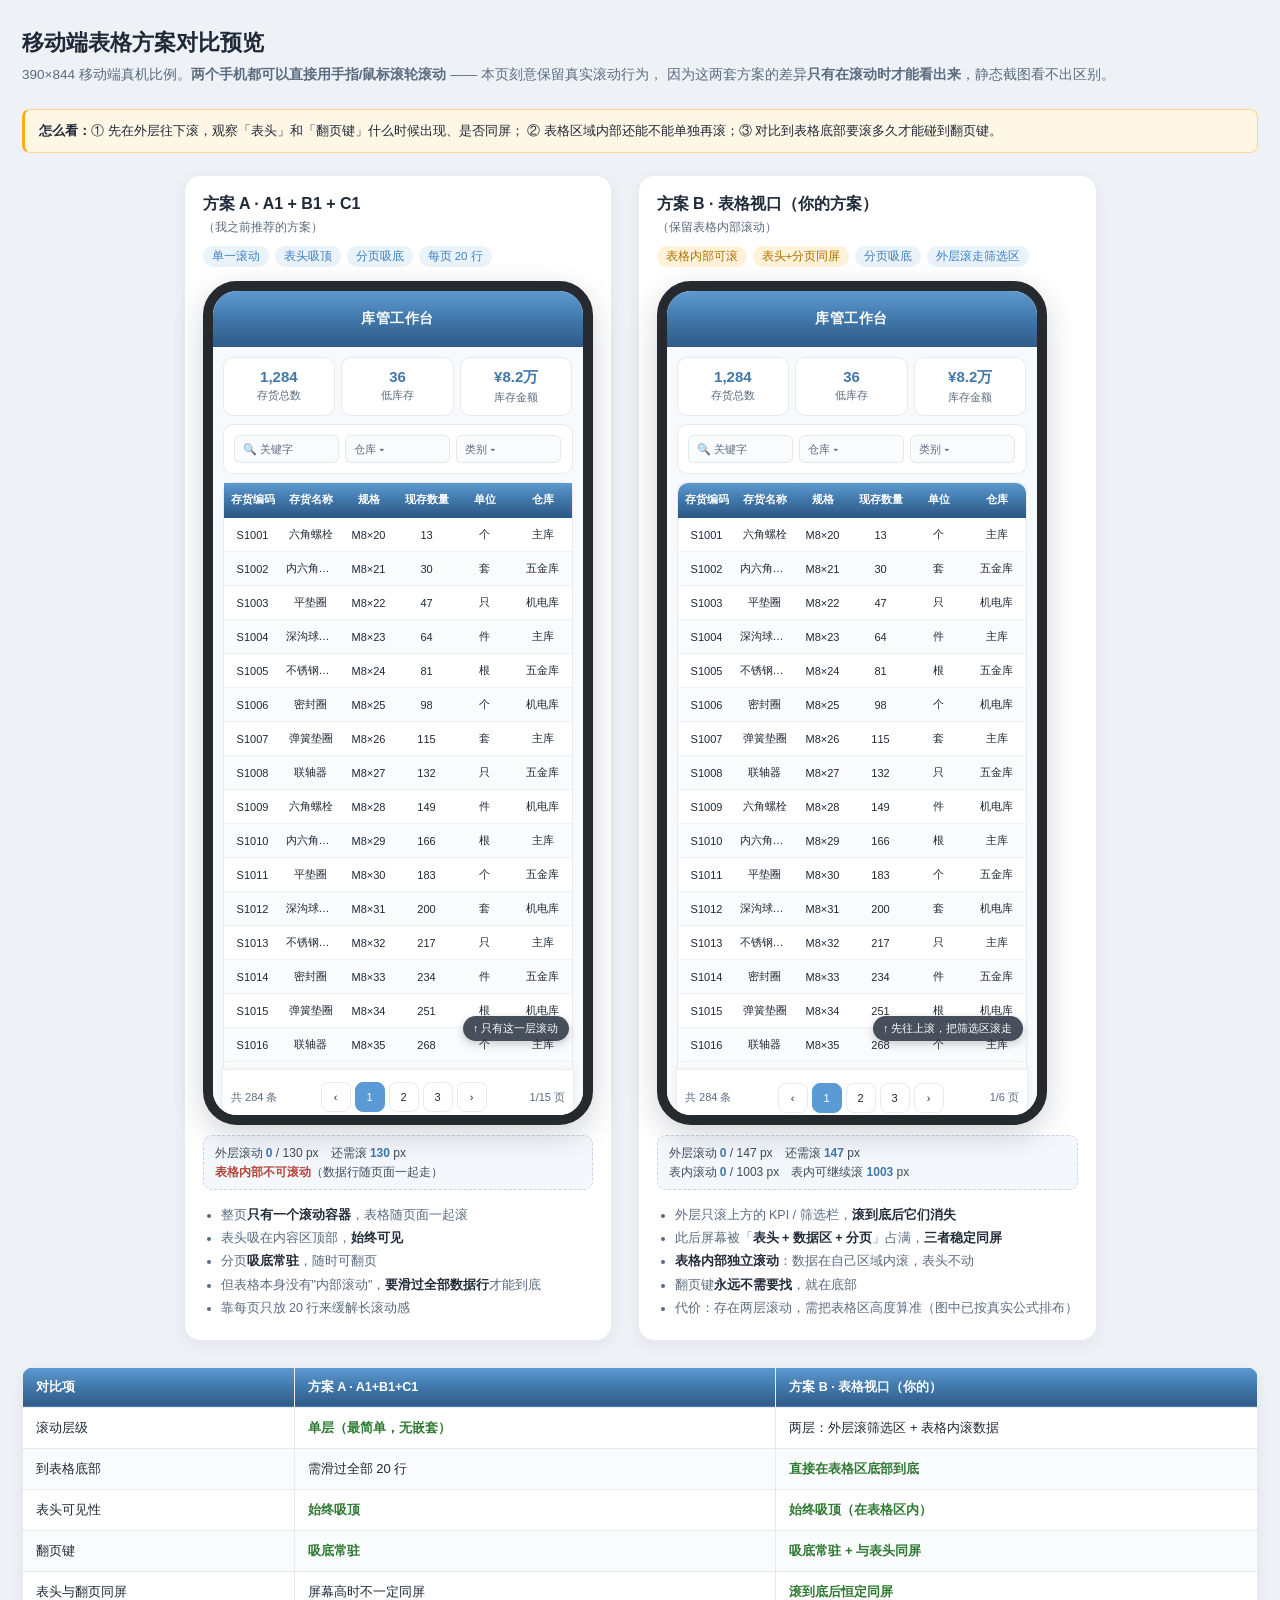
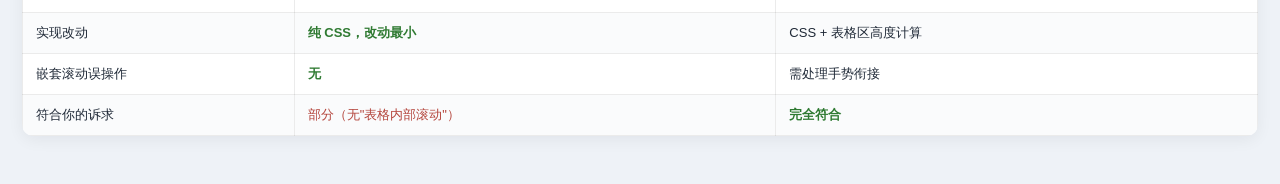
<file: docs/mobile-table-plan-compare.html>
<!DOCTYPE html>
<html lang="zh-CN">
<head>
<meta charset="UTF-8">
<meta name="viewport" content="width=device-width, initial-scale=1">
<title>移动端表格方案对比预览 · A1+B1+C1 vs 表格视口方案</title>
<style>
  :root{
    --primary:#5B9BD5; --primary-deep:#4078ab;
    --thead-grad: linear-gradient(180deg,#5e9ad0 0%,#4078ab 50%,#2f5a87 100%);
    --header-height:56px; --pager-h:56px;
    --text-muted:#5A6B7F; --card-border:rgba(0,0,0,.08); --card-bg:#fff;
  }
  *{ box-sizing:border-box; }
  body{
    margin:0; padding:28px 22px 48px;
    font-family:-apple-system,BlinkMacSystemFont,"Segoe UI","PingFang SC","Microsoft YaHei",sans-serif;
    background:#eef2f7; color:#1f2937;
  }
  h1{ font-size:22px; margin:0 0 6px; }
  .sub{ color:var(--text-muted); font-size:13.5px; margin-bottom:22px; line-height:1.7; }
  .hint{ background:#fff7e6; border:1px solid #ffd591; border-left:3px solid #faad14;
         padding:10px 14px; border-radius:8px; font-size:13px; margin-bottom:22px; line-height:1.7; }
  .stage{ display:flex; gap:26px; flex-wrap:wrap; justify-content:center; align-items:flex-start; }
  .side{ background:#fff; border:1px solid var(--card-border); border-radius:16px;
         padding:18px 18px 20px; box-shadow:0 4px 16px rgba(15,23,42,.06); }
  .side h2{ font-size:16px; margin:0 0 4px; }
  .side .who{ font-size:12px; color:var(--text-muted); margin-bottom:10px; }
  .tags{ display:flex; flex-wrap:wrap; gap:6px; margin-bottom:14px; }
  .tag{ font-size:11.5px; padding:3px 9px; border-radius:999px; background:rgba(91,155,213,.12); color:#3B82C4; }
  .tag.hl{ background:rgba(250,173,20,.16); color:#b06f00; }

  /* ---- 手机外壳 ---- */
  .phone{ width:390px; height:844px; border:10px solid #26292e; border-radius:34px;
          background:#fff; overflow:hidden; position:relative; flex:0 0 auto;
          box-shadow:0 10px 30px rgba(15,23,42,.18); }
  .topbar{ height:var(--header-height); background:var(--thead-grad); color:#fff;
           display:flex; align-items:center; justify-content:center; font-size:14px; font-weight:700;
           letter-spacing:.5px; flex:0 0 auto; }
  .contentScroll{ height:calc(844px - var(--header-height)); overflow-y:auto; overflow-x:hidden;
                  padding:10px; background:#f7f9fc; -webkit-overflow-scrolling:touch; }
  .kpi{ display:grid; grid-template-columns:repeat(3,1fr); gap:6px; margin-bottom:8px; }
  .kpi div{ background:#fff; border:1px solid var(--card-border); border-radius:10px;
            padding:10px 6px; text-align:center; }
  .kpi b{ display:block; font-size:15px; color:var(--primary-deep); }
  .kpi span{ font-size:10.5px; color:var(--text-muted); }
  .filters{ background:#fff; border:1px solid var(--card-border); border-radius:10px;
            padding:10px; margin-bottom:8px; font-size:12px; color:var(--text-muted);
            display:flex; gap:6px; }
  .filters i{ flex:1; height:28px; border:1px solid var(--card-border); border-radius:6px;
              background:#fafbfc; font-style:normal; display:flex; align-items:center;
              padding:0 8px; font-size:11px; }
  .card{ background:#fff; border:1px solid var(--card-border); border-radius:10px; }
  /* 关键：方案 B 的表格区必须让祖先 overflow 为 visible，否则 thead sticky 会被裁掉失效
     （与真实工作台一致：.card 为 visible，实测表头可吸顶） */
  .card:has(.viewport){ overflow:visible; }

  table{ width:100%; border-collapse:separate; border-spacing:0; font-size:11px; table-layout:fixed; }
  thead th{ position:sticky; top:0; z-index:8; background:var(--thead-grad); color:#fff;
            padding:9px 4px; text-align:center; font-size:11px; white-space:nowrap;
            overflow:hidden; text-overflow:ellipsis;
            border-bottom:2px solid #2f5a87; }
  tbody td{ padding:9px 4px; text-align:center; border-bottom:1px solid #eef1f5; white-space:nowrap;
            overflow:hidden; text-overflow:ellipsis; }
  tbody tr:nth-child(even) td{ background:#fafbfc; }

  /* A2：表格视口（内层滚动） */
  .viewport{ overflow-y:auto; overflow-x:auto; -webkit-overflow-scrolling:touch;
             border-radius:10px; position:relative; }

  /* 分页条：两套都吸底 */
  .pager{ position:sticky; bottom:0; z-index:9; height:var(--pager-h); background:var(--card-bg);
          border-top:1px solid var(--card-border); box-shadow:0 -2px 8px rgba(0,0,0,.07);
          display:flex; align-items:center; gap:5px; padding:0 8px; font-size:11px; color:var(--text-muted);
          flex:0 0 auto; }
  .pager .btns{ display:flex; gap:4px; margin:0 auto; }
  .pager button{ width:30px; height:30px; border-radius:8px; border:1px solid var(--card-border);
                 background:#fff; color:#1f2937; font-size:11px; cursor:pointer; display:flex;
                 align-items:center; justify-content:center; }
  .pager button.active{ background:var(--primary); color:#fff; border-color:var(--primary); }

  .notes{ margin:14px 0 0; padding-left:18px; font-size:12.5px; color:var(--text-muted); line-height:1.85; }
  .notes b{ color:#1f2937; }

  /* 滚动提示：贴在外层滚动区右下，滚到底时淡出，提醒"这里能滚" */
  .scrollTip{ position:absolute; right:14px; bottom:74px; z-index:20; pointer-events:none;
              background:rgba(31,41,55,.82); color:#fff; font-size:11px; padding:5px 10px;
              border-radius:999px; box-shadow:0 3px 10px rgba(0,0,0,.2);
              transition:opacity .25s; animation:bob 1.6s ease-in-out infinite; }
  @keyframes bob{ 0%,100%{ transform:translateY(0);} 50%{ transform:translateY(5px);} }
  .scrollTip.hide{ opacity:0; }
  /* 分页条被吸到底时的强调环 */
  .pager.pin{ box-shadow:0 -2px 10px rgba(91,155,213,.35); border-top-color:var(--primary); }

  /* 实时状态面板：滚动时显示关键指标，把"手感差异"量化出来 */
  .live{ margin:10px 0 0; padding:8px 11px; border-radius:9px; font-size:12px; line-height:1.55;
         background:#f4f7fb; border:1px dashed #c6d6e8; color:#3d4b5c; font-variant-numeric:tabular-nums; }
  .live b{ color:var(--primary-deep); }
  .live .ok{ color:#2f7a32; font-weight:600; }
  .live .no{ color:#b4453c; font-weight:600; }

  table.cmp{ width:100%; border-collapse:collapse; margin-top:26px; font-size:13px; background:#fff;
             border-radius:12px; overflow:hidden; box-shadow:0 4px 16px rgba(15,23,42,.06); }
  table.cmp th, table.cmp td{ border:1px solid var(--card-border); padding:11px 13px; text-align:left; vertical-align:top; }
  table.cmp thead th{ background:var(--thead-grad); color:#fff; font-size:12.5px; position:static; }
  table.cmp td.y{ color:#2f7a32; font-weight:600; }
  table.cmp td.n{ color:#b4453c; }
</style>
</head>
<body>

<h1>移动端表格方案对比预览</h1>
<div class="sub">
  390×844 移动端真机比例。<b>两个手机都可以直接用手指/鼠标滚轮滚动</b> —— 本页刻意保留真实滚动行为，
  因为这两套方案的差异<b>只有在滚动时才能看出来</b>，静态截图看不出区别。
</div>

<div class="hint">
  <b>怎么看：</b>① 先在外层往下滚，观察「表头」和「翻页键」什么时候出现、是否同屏；
  ② 表格区域内部还能不能单独再滚；③ 对比到表格底部要滚多久才能碰到翻页键。
</div>

<div class="stage">

  <!-- ============ 方案 A：A1+B1+C1 ============ -->
  <div class="side">
    <h2>方案 A · A1 + B1 + C1</h2>
    <div class="who">（我之前推荐的方案）</div>
    <div class="tags">
      <span class="tag">单一滚动</span>
      <span class="tag">表头吸顶</span>
      <span class="tag">分页吸底</span>
      <span class="tag">每页 20 行</span>
    </div>
    <div class="phone">
      <div class="topbar">库管工作台</div>
      <div class="contentScroll" id="csA">
        <div class="kpi">
          <div><b>1,284</b><span>存货总数</span></div>
          <div><b>36</b><span>低库存</span></div>
          <div><b>¥8.2万</b><span>库存金额</span></div>
        </div>
        <div class="filters"><i>🔍 关键字</i><i>仓库 ▾</i><i>类别 ▾</i></div>
        <div class="card">
          <table>
            <thead><tr>
              <th>存货编码</th><th>存货名称</th><th>规格</th><th>现存数量</th><th>单位</th><th>仓库</th>
            </tr></thead>
            <tbody id="tbA"></tbody>
          </table>
        </div>
        <div class="pager">
          <span>共 284 条</span>
          <div class="btns">
            <button>‹</button><button class="active">1</button><button>2</button><button>3</button><button>›</button>
          </div>
          <span>1/15 页</span>
        </div>
      </div>
      <div class="scrollTip" id="tipA">↑ 只有这一层滚动</div>
    </div>
    <div class="live" id="liveA">状态：待滚动</div>
    <ul class="notes">
      <li>整页<b>只有一个滚动容器</b>，表格随页面一起滚</li>
      <li>表头吸在内容区顶部，<b>始终可见</b></li>
      <li>分页<b>吸底常驻</b>，随时可翻页</li>
      <li>但表格本身没有"内部滚动"，<b>要滑过全部数据行</b>才能到底</li>
      <li>靠每页只放 20 行来缓解长滚动感</li>
    </ul>
  </div>

  <!-- ============ 方案 B：用户方案（表格视口） ============ -->
  <div class="side">
    <h2>方案 B · 表格视口（你的方案）</h2>
    <div class="who">（保留表格内部滚动）</div>
    <div class="tags">
      <span class="tag hl">表格内部可滚</span>
      <span class="tag hl">表头+分页同屏</span>
      <span class="tag">分页吸底</span>
      <span class="tag">外层滚走筛选区</span>
    </div>
    <div class="phone">
      <div class="topbar">库管工作台</div>
      <div class="contentScroll" id="csB">
        <div class="kpi">
          <div><b>1,284</b><span>存货总数</span></div>
          <div><b>36</b><span>低库存</span></div>
          <div><b>¥8.2万</b><span>库存金额</span></div>
        </div>
        <div class="filters"><i>🔍 关键字</i><i>仓库 ▾</i><i>类别 ▾</i></div>
        <div class="card">
          <div class="viewport" id="vpB">
            <table>
              <thead><tr>
                <th>存货编码</th><th>存货名称</th><th>规格</th><th>现存数量</th><th>单位</th><th>仓库</th>
              </tr></thead>
              <tbody id="tbB"></tbody>
            </table>
          </div>
        </div>
        <div class="pager">
          <span>共 284 条</span>
          <div class="btns">
            <button>‹</button><button class="active">1</button><button>2</button><button>3</button><button>›</button>
          </div>
          <span>1/6 页</span>
        </div>
      </div>
      <div class="scrollTip" id="tipB">↑ 先往上滚，把筛选区滚走</div>
    </div>
    <div class="live" id="liveB">状态：待滚动</div>
    <ul class="notes">
      <li>外层只滚上方的 KPI / 筛选栏，<b>滚到底后它们消失</b></li>
      <li>此后屏幕被「<b>表头 + 数据区 + 分页</b>」占满，<b>三者稳定同屏</b></li>
      <li><b>表格内部独立滚动</b>：数据在自己区域内滚，表头不动</li>
      <li>翻页键<b>永远不需要找</b>，就在底部</li>
      <li>代价：存在两层滚动，需把表格区高度算准（图中已按真实公式排布）</li>
    </ul>
  </div>

</div>

<table class="cmp">
  <thead><tr><th style="width:22%">对比项</th><th style="width:39%">方案 A · A1+B1+C1</th><th style="width:39%">方案 B · 表格视口（你的）</th></tr></thead>
  <tbody>
    <tr><td>滚动层级</td><td class="y">单层（最简单，无嵌套）</td><td>两层：外层滚筛选区 + 表格内滚数据</td></tr>
    <tr><td>到表格底部</td><td>需滑过全部 20 行</td><td class="y">直接在表格区底部到底</td></tr>
    <tr><td>表头可见性</td><td class="y">始终吸顶</td><td class="y">始终吸顶（在表格区内）</td></tr>
    <tr><td>翻页键</td><td class="y">吸底常驻</td><td class="y">吸底常驻 + 与表头同屏</td></tr>
    <tr><td>表头与翻页同屏</td><td>屏幕高时不一定同屏</td><td class="y">滚到底后恒定同屏</td></tr>
    <tr><td>实现改动</td><td class="y">纯 CSS，改动最小</td><td>CSS + 表格区高度计算</td></tr>
    <tr><td>嵌套滚动误操作</td><td class="y">无</td><td>需处理手势衔接</td></tr>
    <tr><td>符合你的诉求</td><td class="n">部分（无"表格内部滚动"）</td><td class="y">完全符合</td></tr>
  </tbody>
</table>

<script>
  const NAMES = ['六角螺栓','内六角螺钉','平垫圈','深沟球轴承','不锈钢法兰','密封圈','弹簧垫圈','联轴器'];
  const UNITS = ['个','套','只','件','根'];
  const WHS   = ['主库','五金库','机电库'];

  function rows(n){
    let h = '';
    for (let i=0;i<n;i++){
      h += `<tr>
        <td>S${1001+i}</td>
        <td>${NAMES[i%NAMES.length]}</td>
        <td>M8×${20+i%20}</td>
        <td>${(i*17+13)%400}</td>
        <td>${UNITS[i%UNITS.length]}</td>
        <td>${WHS[i%WHS.length]}</td>
      </tr>`;
    }
    return h;
  }
  // 方案 A：每页 20 行（C1），表格不限高 → 随外层一起滚
  document.getElementById('tbA').innerHTML = rows(20);
  // 方案 B：每页 50 行，放进固定高度的内层滚动视口
  document.getElementById('tbB').innerHTML = rows(50);

  // 方案 B 的表格区高度 = 内容区可视高 − 分页条高
  // 这样外层滚到底时：表格区 + 分页条 正好铺满一屏 → 表头与翻页键稳定同屏
  function fitViewport(){
    const cs = document.getElementById('csB');
    const vp = document.getElementById('vpB');
    const pagerH = 56;                       // --pager-h
    // 用 offsetHeight 兜底，避免初始化时 clientHeight 为 0
    const h = cs.clientHeight || cs.offsetHeight;
    if (h > pagerH) vp.style.height = (h - pagerH) + 'px';
  }
  fitViewport();
  window.addEventListener('resize', fitViewport);
  window.addEventListener('load', fitViewport);

  // 交互反馈：滚到方案 B 外层底部时，分页条高亮 + 提示淡出（体现"三者同屏"）
  (function bindFeedback(){
    const P=[...document.querySelectorAll('.phone')];
    const liveA=document.getElementById('liveA'), liveB=document.getElementById('liveB');
    const tipA=document.getElementById('tipA'), tipB=document.getElementById('tipB');
    const csA=document.getElementById('csA'), csB=document.getElementById('csB');
    const vpB=document.getElementById('vpB');
    const pagerB=P[1].querySelector('.pager');

    function render(live, ownScrollTop, ownScrollH, ownClientH, hasInner, innerTop, innerH, innerClientH){
      const atBottom = ownScrollTop + ownClientH >= ownScrollH - 4;
      let s = `外层滚动 <b>${Math.round(ownScrollTop)}</b> / ${ownScrollH - ownClientH} px　`;
      s += atBottom ? `<span class="ok">已到底</span>` : `还需滚 <b>${Math.round(ownScrollH - ownClientH - ownScrollTop)}</b> px`;
      if (hasInner){
        const innerBottom = innerTop + innerClientH >= innerH - 4;
        s += `<br>表内滚动 <b>${Math.round(innerTop)}</b> / ${innerH - innerClientH} px　`;
        s += innerBottom ? `<span class="ok">表内已到底</span>` : `表内可继续滚 <b>${Math.round(innerH - innerClientH - innerTop)}</b> px`;
      } else {
        s += `<br><span class="no">表格内部不可滚动</span>（数据行随页面一起走）`;
      }
      live.innerHTML = s;
    }

    function updA(){
      render(liveA, csA.scrollTop, csA.scrollHeight, csA.clientHeight, false, 0, 0, 0);
      tipA.classList.toggle('hide', csA.scrollTop + csA.clientHeight >= csA.scrollHeight - 4);
    }
    function updB(){
      const atBottom = csB.scrollTop + csB.clientHeight >= csB.scrollHeight - 4;
      render(liveB, csB.scrollTop, csB.scrollHeight, csB.clientHeight,
             true, vpB.scrollTop, vpB.scrollHeight, vpB.clientHeight);
      tipB.classList.toggle('hide', atBottom);
      pagerB.classList.toggle('pin', atBottom);
    }

    csA.addEventListener('scroll', updA, { passive:true });
    csB.addEventListener('scroll', updB, { passive:true });
    vpB.addEventListener('scroll', updB, { passive:true });
    window.addEventListener('resize', ()=>{ fitViewport(); updA(); updB(); });
    updA(); updB();
  })();
</script>

</body>
</html>
</file>
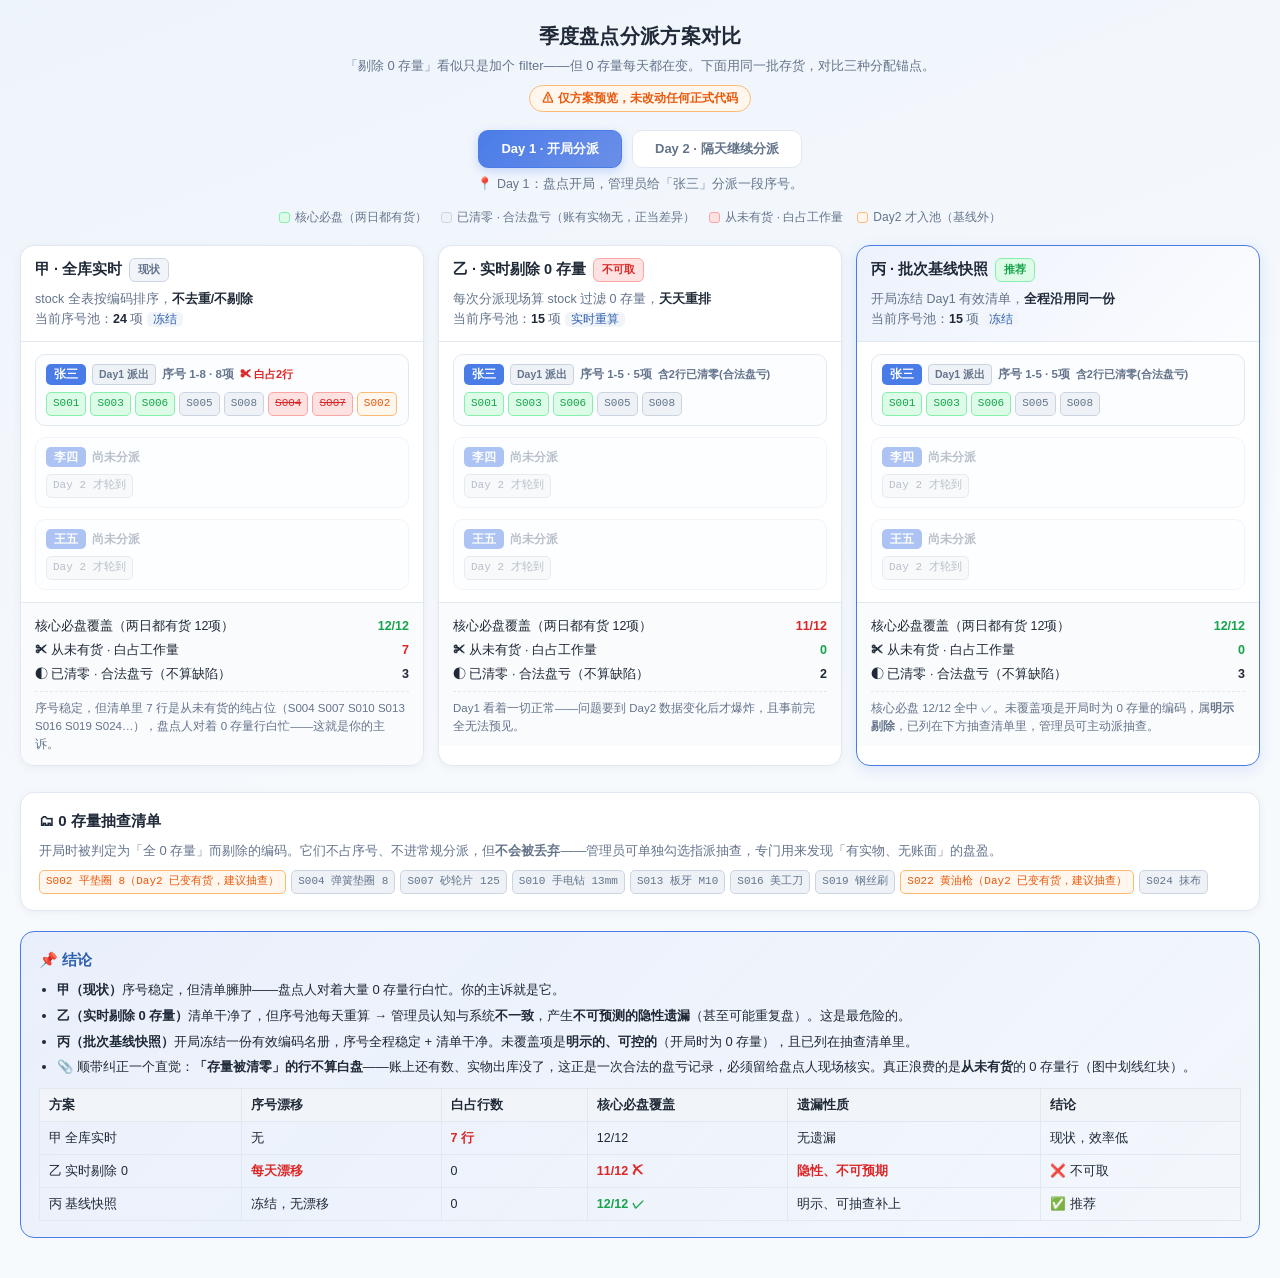
<file: docs/quarter-baseline-compare.html>
<!DOCTYPE html>
<html lang="zh-CN">
<head>
<meta charset="UTF-8">
<meta name="viewport" content="width=device-width, initial-scale=1.0">
<title>季度盘点分派方案对比 · v228.32 预览</title>
<style>
  :root{
    --primary:#4a7ce8; --primary-dark:#2f5fb0;
    --bg:#f6f9fd; --card:#fff; --border:#e2e8f0;
    --text:#1f2937; --text2:#64748b; --text3:#94a3b8;
    --ok:#16a34a; --ok-bg:#dcfce7; --ok-bd:#86efac;
    --dead:#94a3b8; --dead-bg:#f1f5f9; --dead-bd:#cbd5e1;
    --new:#ea580c; --new-bg:#fff7ed; --new-bd:#fdba74;
    --bad:#dc2626; --bad-bg:#fee2e2; --bad-bd:#fca5a5;
  }
  *{box-sizing:border-box;margin:0;padding:0;}
  body{
    font-family:-apple-system,BlinkMacSystemFont,"Segoe UI","PingFang SC","Hiragino Sans GB","Microsoft YaHei",sans-serif;
    background:linear-gradient(160deg,#eef4fc,#f7fafd 60%);
    color:var(--text); padding:20px 16px 40px; line-height:1.6;
  }
  .wrap{max-width:1240px;margin:0 auto;}
  header{text-align:center;margin-bottom:18px;}
  h1{font-size:20px;font-weight:700;letter-spacing:.3px;}
  .sub{font-size:13px;color:var(--text2);margin-top:4px;}
  .badge-preview{
    display:inline-block;margin-top:8px;padding:3px 12px;border-radius:99px;
    background:var(--new-bg);color:var(--new);border:1px solid var(--new-bd);
    font-size:12px;font-weight:600;
  }
  .controls{display:flex;justify-content:center;gap:10px;align-items:center;margin:18px 0 6px;flex-wrap:wrap;}
  .daybtn{
    padding:9px 22px;border-radius:10px;border:1px solid var(--border);background:#fff;
    font-size:13px;font-weight:600;color:var(--text2);cursor:pointer;transition:all .18s;
  }
  .daybtn.active{background:linear-gradient(135deg,var(--primary),#6b8fe8);color:#fff;border-color:var(--primary);box-shadow:0 3px 10px rgba(74,124,232,.28);}
  .dayhint{font-size:12.5px;color:var(--text2);text-align:center;margin-bottom:14px;}
  .legend{display:flex;gap:14px;justify-content:center;flex-wrap:wrap;font-size:12px;color:var(--text2);margin:10px 0 18px;}
  .legend span{display:inline-flex;align-items:center;gap:5px;}
  .dot{width:11px;height:11px;border-radius:3px;display:inline-block;border:1px solid;}
  .cols{display:grid;grid-template-columns:repeat(3,1fr);gap:14px;}
  @media(max-width:900px){.cols{grid-template-columns:1fr;}}
  .col{background:var(--card);border:1px solid var(--border);border-radius:14px;overflow:hidden;box-shadow:0 2px 10px rgba(15,23,42,.05);}
  .col.rec{border-color:var(--primary);box-shadow:0 4px 16px rgba(74,124,232,.16);}
  .col-head{padding:12px 14px;border-bottom:1px solid var(--border);}
  .col.rec .col-head{background:linear-gradient(135deg,rgba(74,124,232,.10),rgba(74,124,232,.02));}
  .col-title{font-size:14.5px;font-weight:700;display:flex;align-items:center;gap:7px;flex-wrap:wrap;}
  .tag{font-size:11px;padding:2px 8px;border-radius:6px;font-weight:600;}
  .tag.cur{background:var(--dead-bg);color:var(--text2);border:1px solid var(--dead-bd);}
  .tag.no{background:var(--bad-bg);color:var(--bad);border:1px solid var(--bad-bd);}
  .tag.yes{background:var(--ok-bg);color:var(--ok);border:1px solid var(--ok-bd);}
  .pool{margin-top:7px;font-size:12.5px;color:var(--text2);}
  .pool b{color:var(--text);}
  .pool code{background:#f1f5f9;padding:1px 6px;border-radius:5px;font-size:11.5px;color:var(--primary-dark);}
  .tasks{padding:12px 14px;display:flex;flex-direction:column;gap:11px;}
  .task{border:1px solid var(--border);border-radius:10px;padding:9px 10px;background:#fcfdff;}
  .task.wait{opacity:.45;}
  .task-h{font-size:12.5px;font-weight:600;margin-bottom:7px;display:flex;align-items:center;gap:6px;flex-wrap:wrap;}
  .who{background:var(--primary);color:#fff;padding:1px 8px;border-radius:5px;font-size:11.5px;}
  .rng{color:var(--text2);font-size:11.5px;}
  .dayb{font-size:10.5px;padding:1px 6px;border-radius:4px;background:#eef2f7;color:#64748b;border:1px solid #cbd5e1;}
  .chips{display:flex;flex-wrap:wrap;gap:4px;}
  .chip{
    font-size:11px;padding:2px 6px;border-radius:5px;border:1px solid;font-weight:500;
    font-family:ui-monospace,SFMono-Regular,Menlo,monospace;
  }
  .chip.ok{background:var(--ok-bg);color:var(--ok);border-color:var(--ok-bd);}
  .chip.dead{background:#eef2f7;color:#64748b;border-color:#cbd5e1;}
  .chip.junk{background:var(--bad-bg);color:var(--bad);border-color:var(--bad-bd);text-decoration:line-through;}
  .chip.new{background:var(--new-bg);color:var(--new);border-color:var(--new-bd);}
  .verdict{padding:11px 14px;border-top:1px solid var(--border);font-size:12.5px;background:#fafbfd;}
  .verdict .row{display:flex;justify-content:space-between;gap:8px;padding:2px 0;}
  .verdict .row b{font-variant-numeric:tabular-nums;}
  .v-bad{color:var(--bad);} .v-ok{color:var(--ok);} .v-warn{color:var(--new);}
  .note{margin-top:5px;padding-top:7px;border-top:1px dashed var(--border);font-size:11.5px;color:var(--text2);}
  .section{margin-top:26px;background:var(--card);border:1px solid var(--border);border-radius:14px;padding:16px 18px;box-shadow:0 2px 10px rgba(15,23,42,.05);}
  .section h2{font-size:15px;margin-bottom:8px;}
  .section p{font-size:13px;color:var(--text2);margin-bottom:6px;}
  .zerochips{display:flex;flex-wrap:wrap;gap:5px;margin-top:9px;}
  .concl{margin-top:20px;background:linear-gradient(135deg,rgba(74,124,232,.08),rgba(74,124,232,.02));border:1px solid var(--primary);border-radius:14px;padding:16px 18px;}
  .concl h2{font-size:15px;color:var(--primary-dark);margin-bottom:8px;}
  .concl ul{margin-left:18px;font-size:13px;color:var(--text);}
  .concl li{margin-bottom:5px;}
  table.mini{width:100%;border-collapse:collapse;font-size:12.5px;margin-top:10px;}
  table.mini th,table.mini td{border:1px solid var(--border);padding:6px 9px;text-align:left;}
  table.mini th{background:#f1f5f9;font-weight:600;}
</style>
</head>
<body>
<div class="wrap">
  <header>
    <h1>季度盘点分派方案对比</h1>
    <div class="sub">「剔除 0 存量」看似只是加个 filter——但 0 存量每天都在变。下面用同一批存货，对比三种分配锚点。</div>
    <div class="badge-preview">⚠ 仅方案预览，未改动任何正式代码</div>
  </header>

  <div class="controls">
    <button class="daybtn active" id="btnD1">Day 1 · 开局分派</button>
    <button class="daybtn" id="btnD2">Day 2 · 隔天继续分派</button>
  </div>
  <div class="dayhint" id="dayHint"></div>

  <div class="legend">
    <span><i class="dot" style="background:var(--ok-bg);border-color:var(--ok-bd)"></i>核心必盘（两日都有货）</span>
    <span><i class="dot" style="background:#eef2f7;border-color:#cbd5e1"></i>已清零 · 合法盘亏（账有实物无，正当差异）</span>
    <span><i class="dot" style="background:var(--bad-bg);border-color:var(--bad-bd)"></i>从未有货 · 白占工作量</span>
    <span><i class="dot" style="background:var(--new-bg);border-color:var(--new-bd)"></i>Day2 才入池（基线外）</span>
  </div>

  <div class="cols" id="cols"></div>

  <div class="section">
    <h2>🗂 0 存量抽查清单</h2>
    <p>开局时被判定为「全 0 存量」而剔除的编码。它们不占序号、不进常规分派，但<b>不会被丢弃</b>——管理员可单独勾选指派抽查，专门用来发现「有实物、无账面」的盘盈。</p>
    <div class="zerochips" id="zeroChips"></div>
  </div>

  <div class="concl">
    <h2>📌 结论</h2>
    <ul>
      <li><b>甲（现状）</b>序号稳定，但清单臃肿——盘点人对着大量 0 存量行白忙。你的主诉就是它。</li>
      <li><b>乙（实时剔除 0 存量）</b>清单干净了，但序号池每天重算 → 管理员认知与系统<b>不一致</b>，产生<b>不可预测的隐性遗漏</b>（甚至可能重复盘）。这是最危险的。</li>
      <li><b>丙（批次基线快照）</b>开局冻结一份有效编码名册，序号全程稳定 + 清单干净。未覆盖项是<b>明示的、可控的</b>（开局时为 0 存量），且已列在抽查清单里。</li>
      <li>📎 顺带纠正一个直觉：<b>「存量被清零」的行不算白盘</b>——账上还有数、实物出库没了，这正是一次合法的盘亏记录，必须留给盘点人现场核实。真正浪费的是<b>从未有货</b>的 0 存量行（图中划线红块）。</li>
    </ul>
    <table class="mini">
      <tr><th>方案</th><th>序号漂移</th><th>白占行数</th><th>核心必盘覆盖</th><th>遗漏性质</th><th>结论</th></tr>
      <tr><td>甲 全库实时</td><td>无</td><td style="color:var(--bad)"><b>7 行</b></td><td>12/12</td><td>无遗漏</td><td>现状，效率低</td></tr>
      <tr><td>乙 实时剔除 0</td><td style="color:var(--bad)"><b>每天漂移</b></td><td>0</td><td style="color:var(--bad)"><b>11/12 ✗</b></td><td style="color:var(--bad)"><b>隐性、不可预期</b></td><td>❌ 不可取</td></tr>
      <tr><td>丙 基线快照</td><td>冻结，无漂移</td><td>0</td><td style="color:var(--ok)"><b>12/12 ✓</b></td><td>明示、可抽查补上</td><td>✅ 推荐</td></tr>
    </table>
  </div>
</div>

<script>
// ---- 模拟存货：d1 = Day1 各行现存数量，d2 = Day2（发生出入库后）----
const RAW = {
  S001:{n:'六角螺栓 M8',  d1:[10,5],  d2:[10,5]},
  S002:{n:'平垫圈 8',     d1:[0],     d2:[6]},      // Day2 入库 → 变有货
  S003:{n:'六角螺母 M8',  d1:[8,2],   d2:[8,2]},
  S004:{n:'弹簧垫圈 8',   d1:[0,0],   d2:[0,0]},
  S005:{n:'轴承 6203',    d1:[-5,5],  d2:[0,0]},    // Day2 相抵清零
  S006:{n:'切割片 100',   d1:[-3],    d2:[-3]},     // 负库存（异常，兜底纳入）
  S007:{n:'砂轮片 125',   d1:[0],     d2:[0]},
  S008:{n:'焊条 J422',    d1:[12],    d2:[0]},      // Day2 出库完
  S009:{n:'角磨片 100',   d1:[7],     d2:[7]},
  S010:{n:'手电钻 13mm',  d1:[0],     d2:[0]},
  S011:{n:'麻花钻头 6',   d1:[3,0],   d2:[3,0]},
  S012:{n:'丝锥 M10',     d1:[15],    d2:[15]},
  S013:{n:'板牙 M10',     d1:[0],     d2:[0]},
  S014:{n:'游标卡尺 150', d1:[6],     d2:[6]},
  S015:{n:'卷尺 5m',      d1:[2],     d2:[2]},
  S016:{n:'美工刀',       d1:[0,0],   d2:[0,0]},
  S017:{n:'钢锯条',       d1:[9],     d2:[9]},
  S018:{n:'锉刀 200',     d1:[4],     d2:[4]},
  S019:{n:'钢丝刷',       d1:[0],     d2:[0]},
  S020:{n:'生料带',       d1:[11],    d2:[0]},      // Day2 出库完
  S021:{n:'密封圈',       d1:[-2],    d2:[-2]},     // 负库存
  S022:{n:'黄油枪',       d1:[0],     d2:[3]},      // Day2 入库 → 变有货
  S023:{n:'液压油',       d1:[5],     d2:[5]},
  S024:{n:'抹布',         d1:[0],     d2:[0]},
};

const CODES = Object.keys(RAW).sort();
// 判定规则（定稿）：任一行 现存数量 ≠ 0 就纳入；没/空值算 0
const hasStock = (rows) => rows.some(v => Number.isFinite(v) && v !== 0);
const avail = (day) => CODES.filter(c => hasStock(RAW[c][day]));
const sumOf = (rows) => rows.filter(v=>Number.isFinite(v)).reduce((a,b)=>a+b,0);

const ALL  = CODES.slice();      // 甲：全库
const A1   = avail('d1');        // 乙/丙 Day1
const A2   = avail('d2');        // Day2 真实该盘的
const BASE = A1.slice();         // 丙：开局快照

// 三方案在两天的分派（Day1 派张三；Day2 派李四、王五）
// [ 显示名, {d1:[a,b]|null, d2:[a,b]|null}, 取的池 ]
const PLANS = [
  { key:'jia', title:'甲 · 全库实时', tag:'现状', tagCls:'cur', rec:false,
    poolTxt:'stock 全表按编码排序，<b>不去重/不剔除</b>',
    poolOf: () => ALL, poolFixed:true,
    tasks:[ ['张三',{d1:[1,8],d2:null}], ['李四',{d1:null,d2:[9,16]}], ['王五',{d1:null,d2:[17,24]}] ] },

  { key:'yi', title:'乙 · 实时剔除 0 存量', tag:'不可取', tagCls:'no', rec:false,
    poolTxt:'每次分派现场算 stock 过滤 0 存量，<b>天天重排</b>',
    poolOf: (day) => day==='d1'?A1:A2, poolFixed:false,
    tasks:[ ['张三',{d1:[1,5],d2:null}], ['李四',{d1:null,d2:[6,10]}], ['王五',{d1:null,d2:[11,14]}] ] },

  { key:'bing', title:'丙 · 批次基线快照', tag:'推荐', tagCls:'yes', rec:true,
    poolTxt:'开局冻结 Day1 有效清单，<b>全程沿用同一份</b>',
    poolOf: () => BASE, poolFixed:true,
    tasks:[ ['张三',{d1:[1,5],d2:null}], ['李四',{d1:null,d2:[6,10]}], ['王五',{d1:null,d2:[11,15]}] ] },
];

let DAY = 'd1';

function slice(pool,a,b){ return pool.slice(a-1,b); }

function tip(c){
  const r = RAW[c], s1 = sumOf(r.d1), s2 = sumOf(r.d2);
  const st = (hasStock(r.d2)?'有效该盘':'已清零(不必盘)');
  return `${c} ${r.n}\nDay1 各行[${r.d1.join(', ')}] 合计=${s1}\nDay2 各行[${r.d2.join(', ')}] 合计=${s2}\nDay2 判定：${st}`;
}

// 四类互斥：核心必盘(两天都有效) / 已清零(曾持有→出库清零，合法盘亏) / 从未有货(纯占位垃圾) / 今日才入池
const CORE = CODES.filter(c=>A1.includes(c)&&A2.includes(c));
function evaluate(codes){
  const ok=[],drain=[],junk=[],nu=[];
  codes.forEach(c=>{
    if(A2.includes(c)){ A1.includes(c) ? ok.push(c) : nu.push(c); }
    else              { A1.includes(c) ? drain.push(c) : junk.push(c); }
  });
  return {ok,drain,junk,nu};
}

function render(){
  document.getElementById('dayHint').textContent = DAY==='d1'
    ? '📍 Day 1：盘点开局，管理员给「张三」分派一段序号。'
    : '📍 Day 2：隔了一天，期间发生出入库（S008/S020 出库完、S005 相抵清零、S002/S022 新入库）。管理员继续给「李四」「王五」分派剩余区间。';

  const cols = document.getElementById('cols');
  cols.innerHTML = PLANS.map(p=>{
    const poolKind = p.poolFixed ? p.poolOf() : p.poolOf(DAY);
    const rows = p.tasks.map(([who,rg])=>{
      // 任务在哪一天派出，就用那一天那一刻的池 —— 派出后即固化，永不随后续数据变化而改写
      const assignDay = (DAY==='d2' && rg.d2) ? 'd2' : (rg.d1 ? 'd1' : null);
      if(!assignDay) return `<div class="task wait"><div class="task-h"><span class="who">${who}</span><span class="rng">尚未分派</span></div><div class="chips"><span class="chip dead" style="text-decoration:none">Day 2 才轮到</span></div></div>`;
      const poolForTask = p.poolFixed ? p.poolOf() : p.poolOf(assignDay);
      const rng = assignDay==='d1' ? rg.d1 : rg.d2;
      const got = slice(poolForTask, rng[0], rng[1]);
      const e = evaluate(got);
      const chips = [
        ...e.ok.map(c=>`<span class="chip ok" title="${tip(c)}">${c}</span>`),
        ...e.drain.map(c=>`<span class="chip dead" title="${tip(c)}">${c}</span>`),
        ...e.junk.map(c=>`<span class="chip junk" title="${tip(c)}">${c}</span>`),
        ...e.nu.map(c=>`<span class="chip new" title="${tip(c)}">${c}</span>`),
      ].join('');
      const flag = e.junk.length ? `<span style="color:var(--bad);font-size:11px;">✂ 白占${e.junk.length}行</span>`
                 : (e.drain.length ? `<span style="color:#64748b;font-size:11px;">含${e.drain.length}行已清零(合法盘亏)</span>` : '');
      return `<div class="task"><div class="task-h"><span class="who">${who}</span><span class="dayb">Day${assignDay==='d1'?1:2} 派出</span><span class="rng">序号 ${rng[0]}-${rng[1]} · ${got.length}项</span>${flag}</div><div class="chips">${chips}</div></div>`;
    }).join('');

    // 汇总（只统计到 Day2 为止已派出的）
    let assigned=[];
    p.tasks.forEach(([who,rg])=>{
      const g1 = rg.d1? slice(p.poolOf('d1'), rg.d1[0], rg.d1[1]) : [];
      const pk2 = p.poolFixed ? p.poolOf() : p.poolOf('d2');
      const g2 = rg.d2? slice(pk2, rg.d2[0], rg.d2[1]) : [];
      assigned = assigned.concat(g1,g2);
    });
    const e = evaluate(assigned);
    const missedALL = A2.filter(c=>!assigned.includes(c));
    const missedCore = CORE.filter(c=>!assigned.includes(c));
    const covCore = CORE.filter(c=>assigned.includes(c)).length;
    const missedNow = DAY==='d2' ? missedALL : [];
    return `<div class="col ${p.rec?'rec':''}">
      <div class="col-head">
        <div class="col-title">${p.title}<span class="tag ${p.tagCls}">${p.tag}</span></div>
        <div class="pool">${p.poolTxt}<br>当前序号池：<b>${poolKind.length}</b> 项 ${p.poolFixed?'<code>冻结</code>':'<code>实时重算</code>'}</div>
      </div>
      <div class="tasks">${rows}</div>
      <div class="verdict">
        <div class="row"><span>核心必盘覆盖（两日都有货 ${CORE.length}项）</span><b class="${covCore===CORE.length?'v-ok':'v-bad'}">${covCore}/${CORE.length}</b></div>
        <div class="row"><span>✂ 从未有货 · 白占工作量</span><b class="${e.junk.length?'v-bad':'v-ok'}">${e.junk.length}</b></div>
        <div class="row"><span>◐ 已清零 · 合法盘亏（不算缺陷）</span><b>${e.drain.length}</b></div>
        ${DAY==='d2'? `<div class="row"><span>未覆盖</span><b class="${missedCore.length?'v-bad':(missedALL.length?'v-warn':'v-ok')}">${missedALL.length?missedALL.join(' '):'0'}</b></div>`:''}
        ${DAY==='d2'&&missedCore.length? `<div class="row"><span style="color:var(--bad)">⚠ 其中漏掉核心必盘</span><b class="v-bad">${missedCore.join(' ')}</b></div>`:''}
        <div class="note">${
          p.key==='jia' ? `序号稳定，但清单里 ${e.junk.length} 行是从未有货的纯占位（${e.junk.join(' ')}…），盘点人对着 0 存量行白忙——这就是你的主诉。`
          : p.key==='yi' ? (DAY==='d2'
              ? `⚠ 池子 Day1=${A1.length} → Day2=${A2.length} 且成员变了。管理员以为「1-5 已给张三」，但 Day2 的序号已另指他人 → 核心必盘项 <b style="color:var(--bad)">${missedCore.join(' ')||'—'}</b> 被<b>隐性漏掉</b>。同样机制下也可能重复盘。`
              : 'Day1 看着一切正常——问题要到 Day2 数据变化后才爆炸，且事前完全无法预见。')
          : `核心必盘 ${CORE.length}/${CORE.length} 全中 ✓。未覆盖项是开局时为 0 存量的编码，属<b>明示剔除</b>，已列在下方抽查清单里，管理员可主动派抽查。`
        }</div>
      </div>
    </div>`;
  }).join('');

  // 抽查清单 = 开局(Day1)判定为 0 存量的编码
  const zc = CODES.filter(c=>!A1.includes(c));
  document.getElementById('zeroChips').innerHTML = zc.map(c=>{
    const inA2 = A2.includes(c);
    const cls = inA2?'new':'dead';
    const extra = inA2?'（Day2 已变有货，建议抽查）':'';
    return `<span class="chip ${cls}" style="text-decoration:none" title="${tip(c)}">${c} ${RAW[c].n}${extra}</span>`;
  }).join('');
}

document.getElementById('btnD1').onclick = ()=>{ DAY='d1'; document.getElementById('btnD1').classList.add('active'); document.getElementById('btnD2').classList.remove('active'); render(); };
document.getElementById('btnD2').onclick = ()=>{ DAY='d2'; document.getElementById('btnD2').classList.add('active'); document.getElementById('btnD1').classList.remove('active'); render(); };
render();
</script>
</body>
</html>
</file>
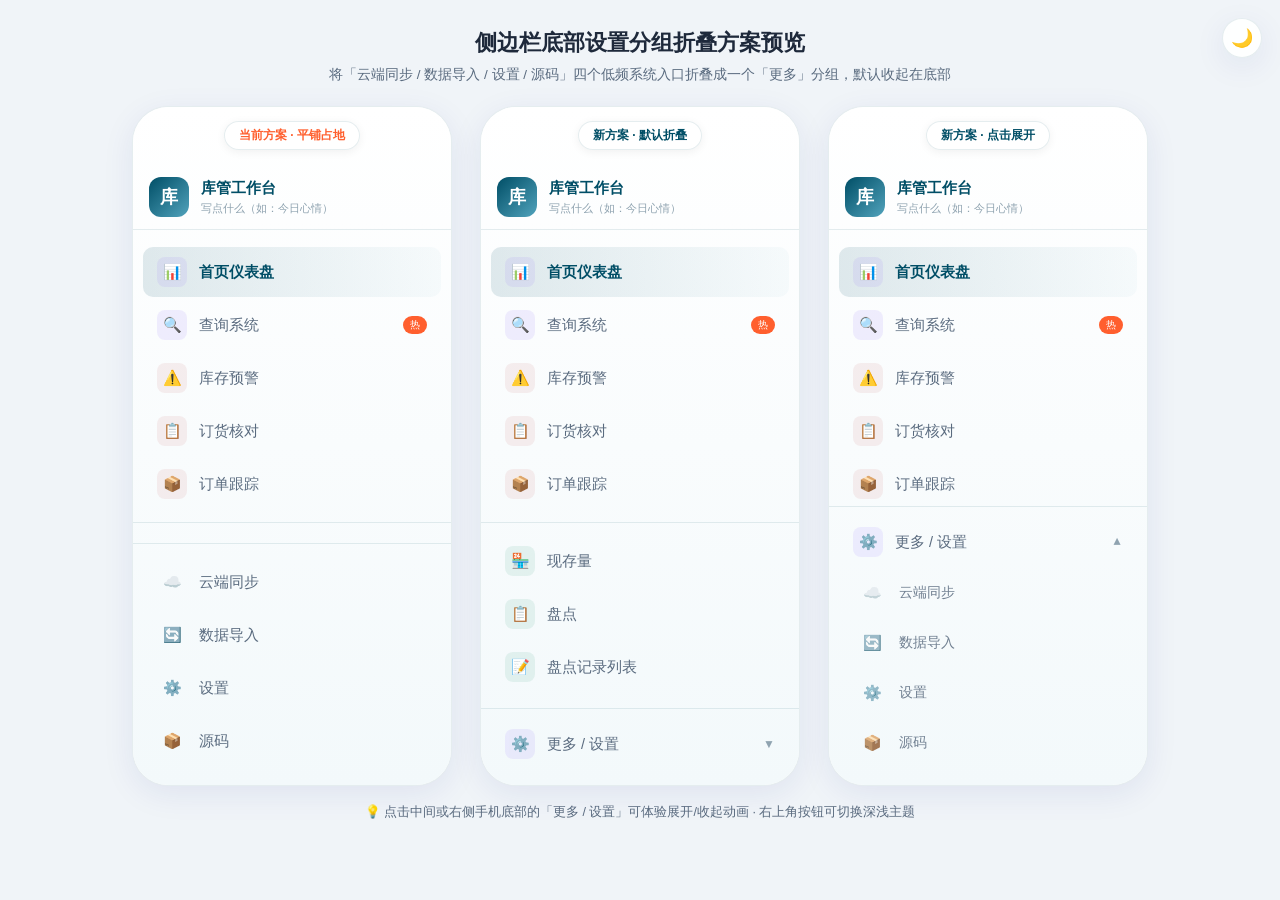
<file: docs/sidebar-footer-collapsible-preview.html>
<!DOCTYPE html>
<html lang="zh-CN" data-theme="light">
<head>
  <meta charset="UTF-8">
  <meta name="viewport" content="width=device-width, initial-scale=1.0">
  <title>侧边栏底部设置分组折叠方案预览</title>
  <style>
    :root{
      --bg-primary: #F0F4F8;
      --card-bg: rgba(255,255,255,0.92);
      --card-border: rgba(255,255,255,0.8);
      --panel-bg: #ffffff;
      --panel-border: rgba(0,78,102,0.10);
      --panel-teal: #004E66;
      --panel-teal-light: #51a3bc;
      --panel-orange: #ff5f2e;
      --text-main: #1E293B;
      --text-body: #5A6B7F;
      --text-muted: #8FA3B0;
      --primary: #5B9BD5;
      --accent-mint-light: rgba(109,191,159,0.15);
      --accent-lavender-light: rgba(167,139,250,0.15);
      --accent-coral-light: rgba(212,149,149,0.15);
      --accent-warm-light: rgba(212,168,112,0.15);
      --radius-sm: 10px;
      --radius-md: 16px;
      --shadow: 0 8px 32px rgba(31,38,135,0.08);
      --transition: 0.3s cubic-bezier(0.34,1.3,0.64,1);
    }
    [data-theme="dark"]{
      --bg-primary: #0B1120;
      --card-bg: rgba(15,23,42,0.85);
      --card-border: rgba(56,189,248,0.18);
      --panel-bg: rgba(15,31,42,0.96);
      --panel-border: rgba(81,163,188,0.18);
      --panel-teal: #5e9ad0;
      --panel-teal-light: #6DBF9F;
      --panel-orange: #ff7a52;
      --text-main: #F8FAFC;
      --text-body: #94A3B8;
      --text-muted: #64748B;
      --accent-mint-light: rgba(52,211,153,0.12);
      --accent-lavender-light: rgba(167,139,250,0.12);
      --accent-coral-light: rgba(251,113,133,0.12);
      --accent-warm-light: rgba(251,191,36,0.12);
      --shadow: 0 8px 32px rgba(0,0,0,0.28);
    }
    *{ margin:0; padding:0; box-sizing:border-box; }
    body{
      font-family: -apple-system, BlinkMacSystemFont, "SF Pro Display", "Helvetica Neue", sans-serif;
      background: var(--bg-primary);
      color: var(--text-main);
      min-height: 100vh;
      padding: 28px 20px 60px;
      transition: background 0.3s ease, color 0.3s ease;
    }
    .page-title{
      text-align: center;
      font-size: 22px;
      font-weight: 700;
      margin-bottom: 8px;
    }
    .page-subtitle{
      text-align: center;
      color: var(--text-body);
      font-size: 13.5px;
      margin-bottom: 22px;
    }
    .theme-toggle{
      position: fixed;
      top: 18px;
      right: 18px;
      width: 40px; height: 40px;
      border-radius: 50%;
      border: 1px solid var(--panel-border);
      background: var(--card-bg);
      color: var(--text-main);
      cursor: pointer;
      display: flex; align-items: center; justify-content: center;
      font-size: 18px;
      box-shadow: var(--shadow);
      backdrop-filter: blur(8px);
      z-index: 100;
    }
    .phones{
      display: flex;
      gap: 28px;
      justify-content: center;
      flex-wrap: wrap;
      max-width: 1200px;
      margin: 0 auto;
    }
    .phone{
      width: 320px;
      height: 680px;
      background: var(--panel-bg);
      border-radius: 36px;
      box-shadow: var(--shadow);
      border: 1px solid var(--panel-border);
      display: flex;
      flex-direction: column;
      overflow: hidden;
      position: relative;
      transition: background 0.3s ease, border-color 0.3s ease;
    }
    .phone-label{
      position: absolute;
      top: 14px;
      left: 50%;
      transform: translateX(-50%);
      background: var(--card-bg);
      border: 1px solid var(--panel-border);
      padding: 5px 14px;
      border-radius: 20px;
      font-size: 12px;
      font-weight: 600;
      color: var(--panel-teal);
      z-index: 5;
      box-shadow: 0 2px 10px rgba(0,0,0,0.06);
      white-space: nowrap;
    }
    .phone-label.tag-current{ color: var(--panel-orange); }

    /* 侧边栏模拟 */
    .sidebar{
      width: 100%;
      height: 100%;
      display: flex;
      flex-direction: column;
      background: linear-gradient(180deg, var(--panel-bg) 0%, #f3f9fb 100%);
      padding: 56px 0 0;
    }
    [data-theme="dark"] .sidebar{
      background: linear-gradient(180deg, var(--panel-bg) 0%, #0a1624 100%);
    }
    .sidebar-header{
      padding: 14px 16px 12px;
      display: flex;
      align-items: center;
      gap: 12px;
      border-bottom: 1px solid var(--panel-border);
    }
    .avatar{
      width: 40px; height: 40px;
      border-radius: 12px;
      background: linear-gradient(135deg, var(--panel-teal), var(--panel-teal-light));
      color: #fff;
      display: flex; align-items: center; justify-content: center;
      font-size: 18px; font-weight: 700;
      flex-shrink: 0;
    }
    .header-info{ flex: 1; }
    .header-title{ font-size: 15px; font-weight: 700; color: var(--panel-teal); }
    .header-mood{
      font-size: 11px;
      color: var(--text-muted);
      background: transparent;
      border: none;
      width: 100%;
      margin-top: 3px;
    }
    .sidebar-nav{
      flex: 1 1 auto;
      min-height: 0;
      overflow-y: auto;
      padding: 6px 0;
    }
    .sidebar-section{ padding: 8px 0; }
    .sidebar-section + .sidebar-section{ border-top: 1px solid var(--panel-border); padding-top: 10px; margin-top: 2px; }
    .sidebar-item{
      display: flex; align-items: center;
      gap: 12px;
      padding: 10px 14px;
      margin: 3px 10px;
      font-size: 14.5px;
      color: var(--text-body);
      cursor: pointer;
      border-radius: var(--radius-sm);
      transition: all 0.25s cubic-bezier(0.34,1.3,0.64,1);
      white-space: nowrap;
      position: relative;
    }
    .sidebar-item:hover{ background: rgba(81,163,188,0.10); color: var(--panel-teal); }
    .sidebar-item.active{
      background: linear-gradient(90deg, rgba(0,78,102,0.12), rgba(81,163,188,0.04));
      color: var(--panel-teal); font-weight: 700;
    }
    .item-icon{
      width: 30px; height: 30px;
      border-radius: 8px;
      display: flex; align-items: center; justify-content: center;
      font-size: 15px;
      flex-shrink: 0;
    }
    .item-text{ flex: 1; }

    /* 底部区域 */
    .sidebar-footer{
      margin-top: auto;
      padding: 10px 0 16px;
      border-top: 1px solid var(--panel-border);
      flex-shrink: 0;
    }

    /* 折叠分组 */
    .footer-group{ padding: 0 10px; }
    .footer-group-header{
      display: flex; align-items: center;
      gap: 12px;
      padding: 10px 14px;
      font-size: 14.5px;
      color: var(--text-body);
      cursor: pointer;
      border-radius: var(--radius-sm);
      transition: all 0.25s cubic-bezier(0.34,1.3,0.64,1);
      user-select: none;
    }
    .footer-group-header:hover{ background: rgba(81,163,188,0.10); color: var(--panel-teal); }
    .footer-group-header .chevron{
      margin-left: auto;
      transition: transform 0.3s ease;
      font-size: 12px;
      color: var(--text-muted);
    }
    .footer-group.open .chevron{ transform: rotate(180deg); }
    .footer-group-items{
      display: grid;
      grid-template-rows: 0fr;
      transition: grid-template-rows 0.3s cubic-bezier(0.34,1.3,0.64,1);
    }
    .footer-group.open .footer-group-items{ grid-template-rows: 1fr; }
    .footer-group-items > div{ overflow: hidden; }
    .footer-group-items .sidebar-item{
      margin: 2px 0;
      font-size: 13.8px;
      padding: 9px 14px 9px 18px;
      opacity: 0.85;
    }
    .footer-group-items .sidebar-item:hover{ opacity: 1; }

    /* 右侧提示 */
    .hint{
      text-align: center;
      margin-top: 18px;
      color: var(--text-body);
      font-size: 12.5px;
    }
    .badge{
      display: inline-block;
      background: var(--panel-orange);
      color: #fff;
      font-size: 10px;
      padding: 2px 7px;
      border-radius: 10px;
      margin-left: 6px;
      vertical-align: middle;
    }

    /* 展开时的视觉提示 */
    .click-tip{
      position: absolute;
      bottom: 18px;
      left: 50%;
      transform: translateX(-50%);
      background: rgba(0,78,102,0.85);
      color: #fff;
      font-size: 11px;
      padding: 5px 12px;
      border-radius: 14px;
      opacity: 0;
      transition: opacity 0.3s ease;
      pointer-events: none;
      white-space: nowrap;
    }
    .phone:hover .click-tip{ opacity: 1; }

    @media (max-width: 720px){
      .phones{ gap: 18px; }
      .phone{ width: 300px; height: 620px; }
    }
  </style>
</head>
<body>
  <button class="theme-toggle" id="themeToggle" title="切换深浅主题">🌙</button>

  <h1 class="page-title">侧边栏底部设置分组折叠方案预览</h1>
  <p class="page-subtitle">将「云端同步 / 数据导入 / 设置 / 源码」四个低频系统入口折叠成一个「更多」分组，默认收起在底部</p>

  <div class="phones">
    <!-- 当前方案 -->
    <div class="phone">
      <div class="phone-label tag-current">当前方案 · 平铺占地</div>
      <div class="click-tip">现状：4 个入口始终展开</div>
      <div class="sidebar">
        <div class="sidebar-header">
          <div class="avatar">库</div>
          <div class="header-info">
            <div class="header-title">库管工作台</div>
            <input class="header-mood" value="写点什么（如：今日心情）" readonly>
          </div>
        </div>
        <div class="sidebar-nav">
          <div class="sidebar-section">
            <div class="sidebar-item active"><span class="item-icon" style="background:var(--accent-lavender-light)">📊</span><span class="item-text">首页仪表盘</span></div>
            <div class="sidebar-item"><span class="item-icon" style="background:var(--accent-lavender-light)">🔍</span><span class="item-text">查询系统</span><span class="badge">热</span></div>
            <div class="sidebar-item"><span class="item-icon" style="background:var(--accent-coral-light)">⚠️</span><span class="item-text">库存预警</span></div>
            <div class="sidebar-item"><span class="item-icon" style="background:var(--accent-coral-light)">📋</span><span class="item-text">订货核对</span></div>
            <div class="sidebar-item"><span class="item-icon" style="background:var(--accent-coral-light)">📦</span><span class="item-text">订单跟踪</span></div>
          </div>
          <div class="sidebar-section">
            <div class="sidebar-item"><span class="item-icon" style="background:var(--accent-mint-light)">🏪</span><span class="item-text">现存量</span></div>
            <div class="sidebar-item"><span class="item-icon" style="background:var(--accent-mint-light)">📋</span><span class="item-text">盘点</span></div>
            <div class="sidebar-item"><span class="item-icon" style="background:var(--accent-mint-light)">📝</span><span class="item-text">盘点记录列表</span></div>
            <div class="sidebar-item"><span class="item-icon">📝</span><span class="item-text">订单列表</span></div>
            <div class="sidebar-item"><span class="item-icon" style="background:var(--accent-mint-light)">📥</span><span class="item-text">入库列表</span></div>
            <div class="sidebar-item"><span class="item-icon">💰</span><span class="item-text">合同价格</span></div>
            <div class="sidebar-item"><span class="item-icon">📋</span><span class="item-text">对账功能</span></div>
          </div>
          <div class="sidebar-section">
            <div class="sidebar-item"><span class="item-icon" style="background:var(--accent-warm-light)">🏭</span><span class="item-text">供应商管理</span></div>
            <div class="sidebar-item"><span class="item-icon">🐢</span><span class="item-text">低周转材料</span></div>
            <div class="sidebar-item"><span class="item-icon">❌</span><span class="item-text">违约台账</span></div>
            <div class="sidebar-item"><span class="item-icon">📤</span><span class="item-text">临时出库</span></div>
            <div class="sidebar-item"><span class="item-icon">🏬</span><span class="item-text">中心出库列表</span></div>
          </div>
        </div>
        <div class="sidebar-footer">
          <div class="sidebar-item"><span class="item-icon">☁️</span><span class="item-text">云端同步</span></div>
          <div class="sidebar-item"><span class="item-icon">🔄</span><span class="item-text">数据导入</span></div>
          <div class="sidebar-item"><span class="item-icon">⚙️</span><span class="item-text">设置</span></div>
          <div class="sidebar-item"><span class="item-icon">📦</span><span class="item-text">源码</span></div>
        </div>
      </div>
    </div>

    <!-- 新方案：折叠 -->
    <div class="phone">
      <div class="phone-label">新方案 · 默认折叠</div>
      <div class="click-tip">点击底部「更多」可展开</div>
      <div class="sidebar">
        <div class="sidebar-header">
          <div class="avatar">库</div>
          <div class="header-info">
            <div class="header-title">库管工作台</div>
            <input class="header-mood" value="写点什么（如：今日心情）" readonly>
          </div>
        </div>
        <div class="sidebar-nav">
          <div class="sidebar-section">
            <div class="sidebar-item active"><span class="item-icon" style="background:var(--accent-lavender-light)">📊</span><span class="item-text">首页仪表盘</span></div>
            <div class="sidebar-item"><span class="item-icon" style="background:var(--accent-lavender-light)">🔍</span><span class="item-text">查询系统</span><span class="badge">热</span></div>
            <div class="sidebar-item"><span class="item-icon" style="background:var(--accent-coral-light)">⚠️</span><span class="item-text">库存预警</span></div>
            <div class="sidebar-item"><span class="item-icon" style="background:var(--accent-coral-light)">📋</span><span class="item-text">订货核对</span></div>
            <div class="sidebar-item"><span class="item-icon" style="background:var(--accent-coral-light)">📦</span><span class="item-text">订单跟踪</span></div>
          </div>
          <div class="sidebar-section">
            <div class="sidebar-item"><span class="item-icon" style="background:var(--accent-mint-light)">🏪</span><span class="item-text">现存量</span></div>
            <div class="sidebar-item"><span class="item-icon" style="background:var(--accent-mint-light)">📋</span><span class="item-text">盘点</span></div>
            <div class="sidebar-item"><span class="item-icon" style="background:var(--accent-mint-light)">📝</span><span class="item-text">盘点记录列表</span></div>
            <div class="sidebar-item"><span class="item-icon">📝</span><span class="item-text">订单列表</span></div>
            <div class="sidebar-item"><span class="item-icon" style="background:var(--accent-mint-light)">📥</span><span class="item-text">入库列表</span></div>
            <div class="sidebar-item"><span class="item-icon">💰</span><span class="item-text">合同价格</span></div>
            <div class="sidebar-item"><span class="item-icon">📋</span><span class="item-text">对账功能</span></div>
          </div>
          <div class="sidebar-section">
            <div class="sidebar-item"><span class="item-icon" style="background:var(--accent-warm-light)">🏭</span><span class="item-text">供应商管理</span></div>
            <div class="sidebar-item"><span class="item-icon">🐢</span><span class="item-text">低周转材料</span></div>
            <div class="sidebar-item"><span class="item-icon">❌</span><span class="item-text">违约台账</span></div>
            <div class="sidebar-item"><span class="item-icon">📤</span><span class="item-text">临时出库</span></div>
            <div class="sidebar-item"><span class="item-icon">🏬</span><span class="item-text">中心出库列表</span></div>
          </div>
        </div>
        <div class="sidebar-footer">
          <div class="footer-group" id="collapsedGroup">
            <div class="footer-group-header" onclick="toggleGroup('collapsedGroup')">
              <span class="item-icon" style="background:var(--accent-lavender-light)">⚙️</span>
              <span class="item-text">更多 / 设置</span>
              <span class="chevron">▼</span>
            </div>
            <div class="footer-group-items"><div>
              <div class="sidebar-item"><span class="item-icon">☁️</span><span class="item-text">云端同步</span></div>
              <div class="sidebar-item"><span class="item-icon">🔄</span><span class="item-text">数据导入</span></div>
              <div class="sidebar-item"><span class="item-icon">⚙️</span><span class="item-text">设置</span></div>
              <div class="sidebar-item"><span class="item-icon">📦</span><span class="item-text">源码</span></div>
            </div></div>
          </div>
        </div>
      </div>
    </div>

    <!-- 新方案：展开 -->
    <div class="phone">
      <div class="phone-label">新方案 · 点击展开</div>
      <div class="click-tip">再次点击可收起</div>
      <div class="sidebar">
        <div class="sidebar-header">
          <div class="avatar">库</div>
          <div class="header-info">
            <div class="header-title">库管工作台</div>
            <input class="header-mood" value="写点什么（如：今日心情）" readonly>
          </div>
        </div>
        <div class="sidebar-nav" style="padding-bottom:0">
          <div class="sidebar-section">
            <div class="sidebar-item active"><span class="item-icon" style="background:var(--accent-lavender-light)">📊</span><span class="item-text">首页仪表盘</span></div>
            <div class="sidebar-item"><span class="item-icon" style="background:var(--accent-lavender-light)">🔍</span><span class="item-text">查询系统</span><span class="badge">热</span></div>
            <div class="sidebar-item"><span class="item-icon" style="background:var(--accent-coral-light)">⚠️</span><span class="item-text">库存预警</span></div>
            <div class="sidebar-item"><span class="item-icon" style="background:var(--accent-coral-light)">📋</span><span class="item-text">订货核对</span></div>
            <div class="sidebar-item"><span class="item-icon" style="background:var(--accent-coral-light)">📦</span><span class="item-text">订单跟踪</span></div>
          </div>
          <div class="sidebar-section">
            <div class="sidebar-item"><span class="item-icon" style="background:var(--accent-mint-light)">🏪</span><span class="item-text">现存量</span></div>
            <div class="sidebar-item"><span class="item-icon" style="background:var(--accent-mint-light)">📋</span><span class="item-text">盘点</span></div>
            <div class="sidebar-item"><span class="item-icon" style="background:var(--accent-mint-light)">📝</span><span class="item-text">盘点记录列表</span></div>
            <div class="sidebar-item"><span class="item-icon">📝</span><span class="item-text">订单列表</span></div>
            <div class="sidebar-item"><span class="item-icon" style="background:var(--accent-mint-light)">📥</span><span class="item-text">入库列表</span></div>
            <div class="sidebar-item"><span class="item-icon">💰</span><span class="item-text">合同价格</span></div>
            <div class="sidebar-item"><span class="item-icon">📋</span><span class="item-text">对账功能</span></div>
          </div>
          <div class="sidebar-section">
            <div class="sidebar-item"><span class="item-icon" style="background:var(--accent-warm-light)">🏭</span><span class="item-text">供应商管理</span></div>
            <div class="sidebar-item"><span class="item-icon">🐢</span><span class="item-text">低周转材料</span></div>
            <div class="sidebar-item"><span class="item-icon">❌</span><span class="item-text">违约台账</span></div>
            <div class="sidebar-item"><span class="item-icon">📤</span><span class="item-text">临时出库</span></div>
            <div class="sidebar-item"><span class="item-icon">🏬</span><span class="item-text">中心出库列表</span></div>
          </div>
        </div>
        <div class="sidebar-footer">
          <div class="footer-group open" id="expandedGroup">
            <div class="footer-group-header" onclick="toggleGroup('expandedGroup')">
              <span class="item-icon" style="background:var(--accent-lavender-light)">⚙️</span>
              <span class="item-text">更多 / 设置</span>
              <span class="chevron">▼</span>
            </div>
            <div class="footer-group-items"><div>
              <div class="sidebar-item"><span class="item-icon">☁️</span><span class="item-text">云端同步</span></div>
              <div class="sidebar-item"><span class="item-icon">🔄</span><span class="item-text">数据导入</span></div>
              <div class="sidebar-item"><span class="item-icon">⚙️</span><span class="item-text">设置</span></div>
              <div class="sidebar-item"><span class="item-icon">📦</span><span class="item-text">源码</span></div>
            </div></div>
          </div>
        </div>
      </div>
    </div>
  </div>

  <p class="hint">💡 点击中间或右侧手机底部的「更多 / 设置」可体验展开/收起动画 · 右上角按钮可切换深浅主题</p>

  <script>
    function toggleGroup(id){
      document.getElementById(id).classList.toggle('open');
    }
    document.getElementById('themeToggle').addEventListener('click', function(){
      const html = document.documentElement;
      const isDark = html.getAttribute('data-theme') === 'dark';
      html.setAttribute('data-theme', isDark ? 'light' : 'dark');
      this.textContent = isDark ? '🌙' : '☀️';
    });
  </script>
</body>
</html>
</file>
<file: css/style.css>
/* ============================================
   库管系统工作台 V3 - 冰川蓝双模主题系统
   液态毛玻璃 · 3D CoverFlow · 暗色模式 · 冷色调
   ============================================ */

/* ==== CSS 变量：明亮模式（默认） ==== */
:root{
  /* 背景与光晕 */
  --bg-primary: #F0F4F8;
  --bg-aurora-1: rgba(148, 200, 220, 0.18);
  --bg-aurora-2: rgba(167, 180, 220, 0.15);
  --bg-aurora-3: rgba(160, 210, 200, 0.15);
  --bg-aurora-4: rgba(180, 170, 200, 0.10);
  --bg-noise: url("data:image/svg+xml,%3Csvg viewBox='0 0 256 256' xmlns='http://www.w3.org/2000/svg'%3E%3Cfilter id='n'%3E%3CfeTurbulence type='fractalNoise' baseFrequency='0.9' numOctaves='4' stitchTiles='stitch'/%3E%3C/filter%3E%3Crect width='100%25' height='100%25' filter='url(%23n)' opacity='0.025'/%3E%3C/svg%3E");

  /* 卡片 */
  /* 🟢 v228.08 P1-7：模糊半径下调后，提高卡片底色不透明度作补偿，
     避免背后内容透出影响文字可读性（磨砂感略减，但可读性不降级）。 */
  --card-bg: rgba(255,255,255,0.82);
  --card-bg-hover: rgba(255,255,255,0.85);
  --card-border: rgba(255,255,255,0.8);
  --card-shadow: 0 4px 24px rgba(31,38,135,0.06);
  --card-shadow-hover: 0 8px 36px rgba(31,38,135,0.10);

  /* 🟢 v228.68：语义表面变量（供内联 style 的 var(--bg-card,#fff) 等引用）。
     此前暗色主题未定义这些变量，导致大量内联 var(--bg-card,#fff) 在暗色下回退成纯白。
     这里在亮/暗两套都显式声明，使内联样式随主题切换。 */
  --bg-card: #ffffff;
  --border-color: #e5e7eb;
  --bg-input: #f3f4f6;
  --text-secondary: #5A6B7F;

  /* 🟢 v185：标题行改为冰川蓝渐变（D' 方案），变量跟随主调 */
  --thead-bg: #5e9ad0;

  /* 侧边栏/弹窗（🟢 v186-B：深青+暖橙方案） */
  --panel-bg: #ffffff;
  --panel-border: rgba(0,78,102,0.10);
  --panel-teal: #004E66;
  --panel-teal-light: #51a3bc;
  --panel-orange: #ff5f2e;

  /* 文字 */
  --text-main: #1E293B;
  /* 🟢 v228.24 B-2：--text-body 原 #64748B 在斑马纹行(rgba(220,232,242,.55))上仅 4.22:1，12px 不达标；
     加深至 #5A6B7F（白底 5.46:1 / 斑马行 4.84:1） */
  --text-body: #5A6B7F;
  /* 🟢 v228.24 B-2：原 #94A3B8 在白底仅 2.56:1（KPI 标签/空态/分页数字全站命中，WCAG AA 失败）；
     加深至 #5A6B7F ≈5.1:1。⚠️ 此为权威定义（style.css 后于 index.html 内联 <style> 加载，故此处生效） */
  --text-muted: #5A6B7F;
  --text-inverse: #FFFFFF;

  /* 主色调（冰川蓝） */
  --primary: #5B9BD5;
  --primary-light: #93C5FD;
  --primary-deep: #3B82C4;
  --primary-glow: rgba(91,155,213,0.3);

  /* 强调色 */
  --accent-mint: #6DBF9F;
  --accent-mint-light: rgba(109,191,159,0.15);
  --accent-coral: #D49595;
  --accent-coral-light: rgba(212,149,149,0.15);
  --accent-lavender: #A78BFA;
  --accent-lavender-light: rgba(167,139,250,0.15);
  --accent-warm: #D4A870;
  --accent-warm-light: rgba(212,168,112,0.15);

  /* 状态色（🟢 v227.32：提饱和，解决莫兰迪低对比——小字号/移动端看不清的问题；与深色主题对齐） */
  /* 🟢 v228.24 B-2：danger 文字色由 #E5484D（白底 3.91:1 / 斑马行 3.47:1，12px 不达标）加深至 #C62828
     （白底 5.62:1 / 斑马行 4.99:1）。该令牌在明色主题下仅作前景文字（背景用 -bg 变量），加深不影响实心填充观感。 */
  --status-danger: #C62828;
  --status-danger-bg: rgba(198,40,40,0.12);
  /* 🟢 v228.24 B-2：warning/success 同因「作前景文字」而加深（原 #F59E0B 仅 2.15:1、#16A34A 仅 3.30:1）
     → #B45309（5.02:1）/ #15803D（5.02:1）。背景态仍由 -bg 变量承担，不影响徽标/进度条观感。 */
  --status-warning: #A04708;
  --status-warning-bg: rgba(160,71,8,0.14);
  --status-success: #15803D;
  --status-success-bg: rgba(21,128,61,0.12);
  --status-info: #2563EB;
  --status-info-bg: rgba(37,99,235,0.12);

  /* 毛玻璃
     🟢 v228.08 性能优化 P1-7：模糊半径 20px/10px → 8px/6px。
     backdrop-filter 的 GPU 开销与模糊半径近似平方关系，20~24px 的重磨砂在低端机/移动端
     滚动与弹窗动画时明显掉帧。降到 8px 后磨砂感基本保留（配合卡片背景不透明度上调作补偿），
     合成开销大幅下降。 */
  --glass-blur: blur(8px) saturate(150%);
  --glass-blur-light: blur(6px) saturate(140%);

  /* 滚动条（🟢 v190：加宽到 12px，轨道透明+内边距留白，滑块用冰川蓝半透，hover 加深） */
  --scrollbar-thumb: rgba(91,155,213,0.35);
  --scrollbar-thumb-hover: rgba(91,155,213,0.55);
  --scrollbar-track: transparent;
  --scrollbar-width: 12px;
  --scrollbar-thumb-w: 10px;

  /* 🟢 v227.53：侧栏面板/头部/按钮底色（默认浅色态） */
  --sidebar-panel-bg-top: #ffffff;
  --sidebar-panel-bg-bottom: #f3f9fb;
  --sidebar-header-bg-top: #f4fafa;
  --sidebar-header-bg-bottom: #ffffff;
  --sidebar-toggle-bg: #f4fafa;

  /* 圆角 */
  --radius-xs: 6px;
  --radius-sm: 10px;
  --radius-md: 16px;
  --radius-lg: 22px;
  --radius-xl: 28px;

  /* 布局 */
  --header-height: 56px;
  --sidebar-width: 240px;
  --content-gap: 14px;

  /* 过渡 */
  --theme-transition: 0.3s cubic-bezier(0.4, 0, 0.2, 1);
}

/* ==== CSS 变量：暗黑模式 ==== */
[data-theme="dark"]{
  --bg-primary: #0B1120;
  --bg-aurora-1: rgba(56,189,248,0.06);
  --bg-aurora-2: rgba(99,102,241,0.05);
  --bg-aurora-3: rgba(52,211,153,0.04);
  --bg-aurora-4: rgba(168,85,247,0.03);
  --bg-noise: url("data:image/svg+xml,%3Csvg viewBox='0 0 256 256' xmlns='http://www.w3.org/2000/svg'%3E%3Cfilter id='n'%3E%3CfeTurbulence type='fractalNoise' baseFrequency='0.9' numOctaves='4' stitchTiles='stitch'/%3E%3C/filter%3E%3Crect width='100%25' height='100%25' filter='url(%23n)' opacity='0.02'/%3E%3C/svg%3E");

  --card-bg: rgba(15,23,42,0.74);
  --card-bg-hover: rgba(15,23,42,0.8);
  --card-border: rgba(56,189,248,0.25);
  --card-shadow: 0 0 20px rgba(56,189,248,0.06), inset 0 1px 0 rgba(255,255,255,0.03);
  --card-shadow-hover: 0 0 32px rgba(56,189,248,0.12), inset 0 1px 0 rgba(255,255,255,0.05);

  --panel-bg: rgba(15,31,42,0.94);
  --panel-border: rgba(81,163,188,0.20);
  --panel-teal: #5e9ad0;
  --panel-teal-light: #6DBF9F;
  --panel-orange: #ff7a52;

  /* 🟢 v185：暗色标题行改为更深冰川蓝渐变 */
  --thead-bg: #234c76;

  --text-main: #F8FAFC;
  --text-body: #94A3B8;
  --text-muted: #64748B;
  --text-inverse: #0F172A;

  --primary: #38BDF8;
  --primary-light: #7DD3FC;
  --primary-deep: #0EA5E9;
  --primary-glow: rgba(56,189,248,0.4);

  --accent-mint: #34D399;
  --accent-mint-light: rgba(52,211,153,0.12);
  --accent-coral: #FB7185;
  --accent-coral-light: rgba(251,113,133,0.12);
  --accent-lavender: #A78BFA;
  --accent-lavender-light: rgba(167,139,250,0.12);
  --accent-warm: #FBBF24;
  --accent-warm-light: rgba(251,191,36,0.12);

  --status-danger: #FB7185;
  --status-danger-bg: rgba(251,113,133,0.15);
  --status-warning: #FBBF24;
  --status-warning-bg: rgba(251,191,36,0.15);
  --status-success: #34D399;
  --status-success-bg: rgba(52,211,153,0.15);
  --status-info: #38BDF8;
  --status-info-bg: rgba(56,189,248,0.15);

  --scrollbar-thumb: rgba(56,189,248,0.40);
  --scrollbar-thumb-hover: rgba(56,189,248,0.65);
  --scrollbar-track: transparent;
  --scrollbar-width: 12px;
  --scrollbar-thumb-w: 10px;

  /* 🟢 v228.68：语义表面变量（暗色值）—— 与 :root 对应，确保内联 var(--bg-card,#fff) 等随暗色翻转 */
  --bg-card: #1b222c;
  --border-color: #3a4452;
  --bg-input: #1f2733;
  --text-secondary: #cbd5e1;
}

/* 🟢 v227.53：暗黑模式适配 — 侧栏面板、头部、按钮；
   浅色态下走默认白/浅蓝渐变（见 .sidebar-panel/.sidebar-header/.sidebar-toggle-btn 默认值） */
[data-theme="dark"] .sidebar-panel{
  --sidebar-panel-bg-top: #0f172a;
  --sidebar-panel-bg-bottom: #111c30;
  --sidebar-header-bg-top: #131c2e;
  --sidebar-header-bg-bottom: #0f172a;
  box-shadow: 4px 0 24px rgba(0,0,0,0.35);
}
/* 🟢 v227.53：toggle 按钮深色（!important 确保覆盖浅色态默认值） */
[data-theme="dark"] .sidebar-toggle-btn{ --sidebar-toggle-bg: #1a2334; background: #1a2334 !important; border-color: rgba(81,163,188,0.25); }

/* ==== 全局重置 ==== */
*{ margin: 0; padding: 0; box-sizing: border-box; }

/* 🟢 v190：全局滚动条（加宽 + 冰川蓝半透），未单独指定 scrollbar 的容器也走这套 */
*{
  scrollbar-width: thin;
  scrollbar-color: var(--scrollbar-thumb) var(--scrollbar-track);
}
*::-webkit-scrollbar{ width: var(--scrollbar-width); height: var(--scrollbar-width); }
*::-webkit-scrollbar-track{ background: var(--scrollbar-track); }
*::-webkit-scrollbar-thumb{
  background: var(--scrollbar-thumb);
  border-radius: var(--scrollbar-thumb-w);
  border: 2px solid transparent; background-clip: padding-box;
  transition: background 0.2s;
}
*::-webkit-scrollbar-thumb:hover{ background: var(--scrollbar-thumb-hover); background-clip: padding-box; }
*::-webkit-scrollbar-corner{ background: var(--scrollbar-track); }

html, body{
  width: 100%; height: 100%;
  font-family: -apple-system, BlinkMacSystemFont, "SF Pro Display", "Helvetica Neue", sans-serif;
  font-size: 14px;
  color: var(--text-main);
  overflow: hidden;
  -webkit-font-smoothing: antialiased;
  -webkit-overflow-scrolling: touch;
  transition: color var(--theme-transition);
  /* 🟢 v229.29：禁止浏览器在左/右缘的「横滑返回」系统手势抢占我们的左缘右滑开抽屉。
     仅约束横向越界行为，不影响表格等内部横向滚动。 */
  overscroll-behavior-x: contain;
}

body{
  background: var(--bg-primary);
  transition: background var(--theme-transition);
}

/* 极光背景光晕 */
body::before{
  content: '';
  position: fixed; top: -50%; left: -50%;
  width: 200%; height: 200%;
  background:
    radial-gradient(ellipse 700px 450px at 15% 25%, var(--bg-aurora-1) 0%, transparent 65%),
    radial-gradient(ellipse 550px 400px at 70% 35%, var(--bg-aurora-2) 0%, transparent 65%),
    radial-gradient(ellipse 500px 350px at 55% 70%, var(--bg-aurora-3) 0%, transparent 65%),
    radial-gradient(ellipse 550px 380px at 30% 80%, var(--bg-aurora-4) 0%, transparent 65%);
  z-index: -2; pointer-events: none;
  transition: background var(--theme-transition);
}

/* 噪点纹理 */
body::after{
  content: '';
  position: fixed; top: 0; left: 0;
  width: 100%; height: 100%;
  background-image: var(--bg-noise);
  z-index: -1; pointer-events: none;
  opacity: 0.5;
  transition: opacity var(--theme-transition);
}

.app-container{ display: flex; width: 100%; height: 100%; position: relative; }

/* 移动端hamburger默认隐藏（桌面端） */
.hamburger-btn.mobile-only{ display: none; }

/* ========== 固定左侧边栏 ========== */
.sidebar-panel{
  width: var(--sidebar-width);
  height: 100%; flex-shrink: 0;
  background: linear-gradient(180deg, var(--sidebar-panel-bg-top) 0%, var(--sidebar-panel-bg-bottom) 100%);
  border-right: 1px solid var(--panel-border);
  display: flex; flex-direction: column; overflow: hidden;
  box-shadow: 4px 0 24px rgba(0,78,102,0.06);
  transition: width 0.3s cubic-bezier(0.4,0,0.2,1), background var(--theme-transition);
  position: relative; z-index: 10;
}
/* 收起态 */
.sidebar-panel.collapsed{
  width: 64px;
}
.sidebar-panel.collapsed .sidebar-header-info{ display: none; }
.sidebar-panel.collapsed .sidebar-section-label{ display: none; }
.sidebar-panel.collapsed .item-text{ display: none; }
.sidebar-panel.collapsed .item-badge{ display: none; }
.sidebar-panel.collapsed .sidebar-mood-input{ display: none; }
.sidebar-panel.collapsed .sidebar-item{ justify-content: center; padding: 9px 0; }
.sidebar-panel.collapsed .sidebar-toggle-btn svg{ transform: rotate(180deg); }
.sidebar-panel.collapsed .sidebar-header{ justify-content: center; }

/* 🟢 v227.43：收起态不再显示模块名 tooltip（用户要求） */
.sidebar-panel.collapsed .sidebar-item:hover::after{ content: none; }

/* ========== 顶部导航栏（悬浮胶囊）—— 彻底修复溢出 ==========
   关键：用 position:absolute 相对于 .main-content 定位（而非 fixed 相对视口）
   这样 top-bar 宽度自动被约束在主内容区内，永远不会溢出到侧边栏
*/
.top-bar{
  position: absolute; top: 8px; left: 12px; right: 12px;
  height: var(--header-height);
  background: var(--card-bg);
  backdrop-filter: var(--glass-blur);
  -webkit-backdrop-filter: var(--glass-blur);
  border: 1px solid var(--card-border);
  border-radius: var(--radius-xl);
  box-shadow: var(--card-shadow);
  display: flex; align-items: center; justify-content: space-between;
  padding: 0 16px; z-index: 50;
  transition: all var(--theme-transition);
  /* 确保不超出父容器 */
  max-width: 100%;
  box-sizing: border-box;
}
.top-bar-left{ display: flex; align-items: center; gap: 10px; flex-shrink: 0; min-width: 0; overflow: hidden; }
.top-bar-left strong{ white-space: nowrap; overflow: hidden; text-overflow: ellipsis; max-width: 110px; font-size: 15px; color: var(--text-main); }
.top-bar-right{ display: flex; align-items: center; gap: 8px; flex-shrink: 0; }

.hamburger-btn{
  width: 34px; height: 34px; border: none; background: transparent;
  border-radius: 50%; cursor: pointer;
  display: flex; flex-direction: column;
  align-items: center; justify-content: center; gap: 4px;
  transition: background 0.2s; flex-shrink: 0;
}
.hamburger-btn:hover{ background: rgba(122,156,165,0.12); }
.hamburger-btn span{
  display: block; width: 17px; height: 1.5px;
  background: var(--text-main); border-radius: 1px;
  transition: all 0.3s;
}

.search-box{
  /* 🟢 v227.45：胶囊在 top-bar 中居中（之前 justify-content: flex-end 靠右） */
  position: relative; flex: 1 1 auto; margin: 0 12px;
  min-width: 80px;
  display: flex; justify-content: center; align-items: center;
}
.topbar-account-btn{
  display: inline-flex; align-items: center; gap: 8px;
  height: 36px; padding: 0 14px 0 10px;
  border-radius: 20px;
  border: 1px solid rgba(200,210,220,0.45);
  background: rgba(255,255,255,0.72);
  backdrop-filter: blur(8px) saturate(150%);
  -webkit-backdrop-filter: blur(8px) saturate(150%);
  color: var(--text-main); font-size: 13px; font-weight: 500;
  cursor: pointer; outline: none;
  transition: all 0.25s cubic-bezier(0.25,0.46,0.45,0.94);
  box-shadow:
    0 2px 8px rgba(31,38,135,0.06),
    0 1px 3px rgba(31,38,135,0.04),
    inset 0 1px 0 rgba(255,255,255,0.7);
}
.topbar-account-btn:hover{
  border-color: var(--primary, #4f46e5);
  background: rgba(255,255,255,0.9);
  box-shadow:
    0 4px 14px rgba(79,70,229,0.14),
    0 1px 3px rgba(31,38,135,0.06),
    inset 0 1px 0 rgba(255,255,255,0.9);
  transform: translateY(-1px);
}
.topbar-account-btn:active{ transform: translateY(0); }
.topbar-account-avatar{
  width: 22px; height: 22px; border-radius: 50%;
  /* 🟢 v227.45：白底立体阴影悬浮圆（去掉紫渐变）：高光 + 内阴影，悬浮感更干净 */
  background: linear-gradient(180deg, #ffffff 0%, #f1f5f9 100%);
  border: 1px solid rgba(15,23,42,0.06);
  flex-shrink: 0;
  box-shadow:
    0 1px 2px rgba(15,23,42,0.08),
    0 2px 6px rgba(15,23,42,0.06),
    inset 0 1px 0 rgba(255,255,255,0.9),
    inset 0 -1px 0 rgba(15,23,42,0.04);
  position: relative;
}
/* 悬浮圆里加一个小高光点，更像悬浮按钮 */
.topbar-account-avatar::after{
  content: '';
  position: absolute; top: 4px; left: 5px;
  width: 6px; height: 4px;
  background: radial-gradient(ellipse, rgba(255,255,255,0.95), rgba(255,255,255,0));
  border-radius: 50%;
  pointer-events: none;
}
.topbar-account-name{
  max-width: 180px; overflow: hidden; text-overflow: ellipsis; white-space: nowrap;
}
.topbar-account-caret{
  font-size: 11px; opacity: 0.6; margin-left: 2px;
}
.topbar-account-btn[data-state="guest"]{
  background: linear-gradient(135deg,#0f172a,#1e293b);
  color: #fff; border-color: transparent;
}
.topbar-account-btn[data-state="guest"]:hover{
  background: linear-gradient(135deg,#1e293b,#334155);
}
[data-theme="dark"] .topbar-account-btn{
  background: rgba(15,23,42,0.6);
  border-color: rgba(148,163,184,0.2);
  box-shadow:
    0 2px 8px rgba(0,0,0,0.3),
    inset 0 1px 0 rgba(255,255,255,0.05);
}
[data-theme="dark"] .topbar-account-btn:hover{
  border-color: var(--primary, #818cf8);
  background: rgba(15,23,42,0.85);
}

/* 主题切换按钮 */
.theme-toggle{
  width: 34px; height: 34px; border: 1px solid var(--card-border);
  background: var(--card-bg); border-radius: 50%;
  cursor: pointer; font-size: 16px;
  display: flex; align-items: center; justify-content: center;
  transition: all var(--theme-transition);
  color: var(--text-body);
}
.theme-toggle:hover{ border-color: var(--primary); color: var(--primary); }

.sync-status{
  display: flex; align-items: center; gap: 5px;
  font-size: 11px; color: var(--text-body); cursor: pointer;
  padding: 5px 10px; border-radius: 12px;
  background: var(--card-bg); border: 1px solid var(--card-border);
  transition: all 0.2s;
}
.sync-status:hover{ background: var(--card-bg-hover); }
.sync-status .status-dot{ width: 6px; height: 6px; border-radius: 50%; background: var(--text-muted); transition: background 0.25s; }
.sync-status.online .status-dot{ background: var(--status-success); box-shadow: 0 0 6px var(--status-success); }
.sync-status.online{ color: var(--status-success); }
/* 🟢 v227.71：sync 状态条——同步中 / 错误 / 正在连接 三态脉冲 */
@keyframes st-sync-pulse{
  0%,100%{ transform: scale(1); box-shadow: 0 0 0 0 currentColor; opacity: 1; }
  50%{ transform: scale(1.35); box-shadow: 0 0 0 4px transparent; opacity: 0.55; }
}
.sync-status.syncing .status-dot{
  background: var(--status-info);
  box-shadow: 0 0 8px var(--status-info);
  color: var(--status-info);
  animation: st-sync-pulse 1.1s ease-in-out infinite;
}
.sync-status.syncing{ color: var(--status-info); }
.sync-status.error .status-dot{
  background: var(--status-danger);
  box-shadow: 0 0 8px var(--status-danger);
  color: var(--status-danger);
  animation: st-sync-pulse 0.9s ease-in-out infinite;
}
.sync-status.error{ color: var(--status-danger); }
.sync-status.connecting .status-dot{
  background: var(--status-warning);
  box-shadow: 0 0 8px var(--status-warning);
  color: var(--status-warning);
  animation: st-sync-pulse 1.4s ease-in-out infinite;
}
.sync-status.connecting{ color: var(--status-warning); }
/* 🟢 v228.35（P10）：最后同步时间——弱对比度辅助文字，不抢主体状态色的视觉权重 */
.sync-status__ago{ font-size: 11px; color: var(--text-muted); font-variant-numeric: tabular-nums; }
.sync-status.online .sync-status__ago{ color: var(--status-success); opacity: .72; }

.current-time{ font-size: 13px; color: var(--text-body); font-variant-numeric: tabular-nums; }
/* 🟢 v227.63：云端同步弹窗按钮 —— 2 排布局 + 明显阴影悬浮感 */
.sync-act-group{
  display: flex; flex-wrap: wrap; gap: 10px; justify-content: center;
  border-top: none; margin-top: 14px; padding-top: 0;
}
.sync-act-btn{
  flex: 0 0 calc(50% - 5px);
  max-width: 180px;
  padding: 9px 0;
  border: none; border-radius: 10px;
  cursor: pointer; font-size: 12.5px; font-weight: 600;
  text-align: center;
  backdrop-filter: blur(8px); -webkit-backdrop-filter: blur(8px);
  transition: transform 0.22s cubic-bezier(.2,.8,.2,1), box-shadow 0.22s cubic-bezier(.2,.8,.2,1);
  /* 默认即带明显立体悬浮阴影 */
  box-shadow: 0 3px 10px rgba(15,23,42,0.12), 0 1px 3px rgba(15,23,42,0.10);
}
.sync-act-btn:hover{
  transform: translateY(-2px);
  /* 悬浮抬起时阴影明显增大、向外扩散，强化立体感 */
  box-shadow: 0 10px 22px rgba(15,23,42,0.20), 0 4px 10px rgba(15,23,42,0.14);
}
.sync-act-btn:active{
  transform: translateY(0);
  box-shadow: 0 2px 6px rgba(15,23,42,0.16);
}

/* ========== 移动端汉堡遮罩（仅小屏显示） ========== */
.sidebar-overlay{
  position: fixed; top: 0; left: 0; right: 0; bottom: 0;
  background: rgba(0,0,0,0.3); z-index: 80;
  opacity: 0; visibility: hidden; transition: all 0.3s;
  backdrop-filter: blur(3px); -webkit-backdrop-filter: blur(3px);
  display: none;
}
.sidebar-overlay.show{ opacity: 1; visibility: visible; }

/* 🟢 v186-B：深青+暖橙方案侧边栏头部（🟢 v189：字号较 v188 调小一号） */
.sidebar-header{
  padding: 14px 16px; display: flex; align-items: center; gap: 12px;
  border-bottom: 1px solid var(--panel-border); flex-shrink: 0;
  background: linear-gradient(180deg, var(--sidebar-header-bg-top) 0%, var(--sidebar-header-bg-bottom) 100%);
  position: relative;
  transition: background var(--theme-transition);
}
.sidebar-header-info{
  flex: 1; min-width: 0; overflow: hidden;
}
/* 头像框：深青渐变 + 立体悬浮（外白圈 + 内圈光晕 + 内外阴影） */
.sidebar-logo-icon{
  width: 42px; height: 42px; border-radius: 12px;
  background: linear-gradient(135deg, var(--panel-teal) 0%, var(--panel-teal-light) 100%);
  display: flex; align-items: center; justify-content: center;
  color: #fff; font-size: 19px; font-weight: 800; flex-shrink: 0;
  cursor: pointer; transition: all 0.25s cubic-bezier(0.34,1.56,0.64,1); overflow: hidden;
  position: relative;
  box-shadow:
    0 4px 12px rgba(0,78,102,0.35),
    inset 0 1px 0 rgba(255,255,255,0.45),
    inset 0 -2px 0 rgba(0,30,40,0.35),
    0 0 0 3px rgba(255,255,255,0.7),
    0 0 0 4px rgba(0,78,102,0.12);
}
.sidebar-logo-icon:hover{
  transform: scale(1.08) rotate(-3deg);
  box-shadow:
    0 0 12px rgba(81,163,188,0.6),
    0 0 0 3px rgba(255,255,255,0.7),
    0 0 0 4px rgba(0,78,102,0.18);
}
/* 右上角暖橙未读点 */
.sidebar-logo-icon::after{
  content: ""; position: absolute; width: 9px; height: 9px; border-radius: 50%;
  background: var(--panel-orange); box-shadow: 0 0 7px rgba(255,95,46,0.7);
  top: -1px; right: -1px;
}
.sidebar-logo-icon img{ width: 100%; height: 100%; object-fit: cover; border-radius: 12px; }
.sidebar-title{
  font-size: 17px; font-weight: 800; color: var(--panel-teal);
  letter-spacing: -0.2px; line-height: 1.2;
  cursor: pointer; white-space: nowrap; overflow: hidden; text-overflow: ellipsis;
  transition: color 0.15s;
}
.sidebar-title:hover{ color: var(--panel-teal-light); }
.sidebar-subtitle{ font-size: 12.5px; color: var(--text-muted); margin-top: 3px; letter-spacing: 0.2px; }
.sidebar-mood-input{
  width: 100%; border: none; background: transparent;
  font-size: 12.5px; color: var(--text-body); outline: none;
  padding: 2px 0; letter-spacing: 0.2px;
}
.sidebar-mood-input::placeholder{ color: var(--text-muted); font-style: italic; }
.sidebar-mood-input:focus{ color: var(--text-main); }

/* 收起/展开按钮（🟢 v186-B：深青+暖橙） */
.sidebar-toggle-btn{
  width: 24px; height: 24px; border: 1px solid rgba(81,163,188,0.30);
  background: var(--sidebar-toggle-bg); border-radius: 6px;
  cursor: pointer; display: flex; align-items: center; justify-content: center;
  color: var(--panel-teal-light); flex-shrink: 0; transition: all 0.2s;
}
.sidebar-toggle-btn:hover{ border-color: var(--panel-teal-light); color: var(--panel-teal); }
.sidebar-toggle-btn svg{ transition: transform 0.3s ease; }

.sidebar-section{ padding: 10px 0; overflow: hidden; }
.sidebar-section + .sidebar-section{
  border-top: 1px solid var(--panel-border);
  padding-top: 14px;
  margin-top: 4px;
}
/* 🟢 v186-B：侧边栏导航项统一深青+暖橙（🟢 v189：字号调小一号） */
.sidebar-section-label{
  font-size: 10.5px; text-transform: uppercase; letter-spacing: 2px;
  color: #7d97a3; padding: 12px 18px 5px; font-weight: 700;
  white-space: nowrap; display: flex; align-items: center; gap: 6px;
}
.sidebar-section-label::before{
  content: ""; width: 14px; height: 2px; border-radius: 2px;
  background: linear-gradient(90deg, var(--panel-teal-light), transparent);
}
/* 🟢 v190：导航项字体放大一档（与 v188 区间一致），激活态图标保持深青+脉冲 */
.sidebar-item{
  display: flex; align-items: center; gap: 12px;
  padding: 11px 14px; margin: 3px 10px; font-size: 15px;
  color: #4a6470; cursor: pointer; border-radius: 10px;
  text-decoration: none; user-select: none; position: relative;
  font-weight: 500; letter-spacing: 0.1px;
  transition: all 0.28s cubic-bezier(0.34,1.3,0.64,1);
  white-space: nowrap;
}
.sidebar-item .item-text{ flex: 1; transition: transform 0.28s cubic-bezier(0.34,1.3,0.64,1); }
.sidebar-item .item-icon{
  width: 32px; height: 32px; border-radius: 9px;
  display: flex; align-items: center; justify-content: center;
  font-size: 16px; flex-shrink: 0;
  background: rgba(81,163,188,0.10);
  transition: all 0.3s cubic-bezier(0.34,1.56,0.64,1);
}
/* 指示条：从中心生长 */
.sidebar-item::before{
  content: ""; position: absolute; left: 0; top: 50%; transform: translateY(-50%) scaleY(0);
  width: 3px; height: 56%; border-radius: 3px;
  background: linear-gradient(180deg, var(--panel-orange), #ff8a5c);
  transition: transform 0.32s cubic-bezier(0.34,1.56,0.64,1);
  transform-origin: center; box-shadow: 0 0 8px rgba(255,95,46,0.5);
}
/* 高光扫过 */
.sidebar-item::after{
  content: ""; position: absolute; top: 0; left: -60%; width: 50%; height: 100%;
  background: linear-gradient(100deg, transparent, rgba(81,163,188,0.22), transparent);
  transform: skewX(-20deg); transition: left 0.5s ease; pointer-events: none; border-radius: 10px;
}
.sidebar-item:hover{ background: rgba(81,163,188,0.10); color: var(--panel-teal); }
.sidebar-item:hover .item-text{ transform: translateX(3px); }
.sidebar-item:hover .item-icon{ background: rgba(81,163,188,0.20); transform: scale(1.12) rotate(-6deg); box-shadow: 0 0 14px rgba(81,163,188,0.45); }
.sidebar-item:hover::after{ left: 130%; }
.sidebar-item.active{
  background: linear-gradient(90deg, rgba(0,78,102,0.14), rgba(81,163,188,0.04));
  color: var(--panel-teal); font-weight: 700;
  position: relative;
}
.sidebar-item.active::before{ transform: translateY(-50%) scaleY(1); }
.sidebar-item.active .item-text{ transform: translateX(2px); }
.sidebar-item.active .item-icon{
  /* 🟢 v195：active 图标用深青色渐变 + 白图标。!important 覆盖 index.html 里 inline 写的图标自定义底色，
     保证所有模块 active 时图标外观一致（不再是 inline 灰色 / 偶尔深青的混乱状态）。 */
  background: linear-gradient(135deg, var(--panel-teal), var(--panel-teal-light)) !important;
  color: #fff !important; transform: scale(1.14);
  box-shadow: 0 0 14px rgba(0,78,102,0.4);
  animation: sidebarIconPulse 2.4s ease-in-out infinite;
}
@keyframes sidebarIconPulse {
  0%, 100%{ box-shadow: 0 0 0 0 rgba(0,78,102,0.4); }
  50%{ box-shadow: 0 0 0 6px rgba(0,78,102,0); }}
[data-theme="dark"] .sidebar-item.active{
  background: linear-gradient(90deg, rgba(0,78,102,0.30), rgba(81,163,188,0.10));
  color: var(--panel-teal-light);
}
[data-theme="dark"] .sidebar-item.active .item-icon{
  /* 🟢 v195：暗色态同步 active 图标背景，避免被浅色态的 !important 透传 */
  background: linear-gradient(135deg, var(--panel-teal), var(--panel-teal-light)) !important;
  box-shadow: 0 0 14px rgba(0,78,102,0.45);
  animation: sidebarIconPulseDark 2.4s ease-in-out infinite;
}
/* 🟢 v227.53：暗黑模式 — 暗色态下侧栏内的菜单项 / 标题 / 输入框底色与文字色 */
[data-theme="dark"] .sidebar-item{ color: #94A3B8; }
[data-theme="dark"] .sidebar-item:hover{ color: var(--panel-teal-light); }
[data-theme="dark"] .sidebar-section-label{ color: #64748B; }
[data-theme="dark"] .sidebar-title{ color: var(--panel-teal-light); }
[data-theme="dark"] .sidebar-mood-input{ color: #94A3B8; }
[data-theme="dark"] .sidebar-mood-input::placeholder{ color: #475569; }
[data-theme="dark"] .sidebar-footer .sidebar-item{ color: #64748B; }
[data-theme="dark"] .sidebar-footer{ border-top-color: rgba(81,163,188,0.15); }
@keyframes sidebarIconPulseDark {
  0%, 100%{ box-shadow: 0 0 0 0 rgba(94,154,208,0.4); }
  50%{ box-shadow: 0 0 0 6px rgba(94,154,208,0); }}
.sidebar-item .item-badge{
  margin-left: auto; font-size: 11px;
  padding: 3px 9px; border-radius: 10px; font-weight: 800;
  flex-shrink: 0; letter-spacing: 0.3px;
  background: var(--panel-orange); color: #fff;
  box-shadow: 0 2px 6px rgba(255,95,46,0.35);
}
/* 🟢 v186-B：底部区域细调 */
.sidebar-footer{
  margin-top: auto; padding: 12px 0 18px;
  border-top: 1px solid var(--panel-border); flex-shrink: 0;
}
.sidebar-footer .sidebar-item{ color: #6a8390; }

/* 🟢 v228.28：底部 4 个系统入口折叠进「更多 / 设置」分组 */
.sidebar-footer-group{ padding: 0 10px; }
.sidebar-footer-toggle{
  display: flex; align-items: center; gap: 12px;
  padding: 11px 4px; margin: 0;
  font-size: 15px; color: #4a6470; cursor: pointer;
  border-radius: 10px;
  transition: all 0.28s cubic-bezier(0.34,1.3,0.64,1);
  user-select: none; position: relative;
}
.sidebar-footer-toggle:hover{ background: rgba(81,163,188,0.10); color: var(--panel-teal); }
.sidebar-footer-toggle .item-icon{
  width: 32px; height: 32px; border-radius: 9px;
  display: flex; align-items: center; justify-content: center;
  font-size: 16px; flex-shrink: 0;
}
.sidebar-footer-toggle .item-text{ flex: 1; }
.sidebar-footer-toggle .chevron{
  font-size: 12px; color: var(--text-muted);
  transition: transform 0.3s ease; flex-shrink: 0;
}
.sidebar-footer-group.open .sidebar-footer-toggle{ color: var(--panel-teal); font-weight: 700; }
.sidebar-footer-group.open .sidebar-footer-toggle .chevron{ transform: rotate(180deg); }
.sidebar-footer-items{
  overflow: hidden;
  max-height: 0;
  transition: max-height 0.3s cubic-bezier(0.34,1.3,0.64,1);
}
.sidebar-footer-group.open .sidebar-footer-items{ max-height: 320px; }
.sidebar-footer-items-inner{ overflow: hidden; }
.sidebar-footer-items-inner .sidebar-item{ margin: 2px 0; opacity: 0.92; }
.sidebar-footer-items-inner .sidebar-item:hover{ opacity: 1; }
/* 收起态（图标栏 64px）下折叠分组也图标化居中 */
.sidebar-panel.collapsed .sidebar-footer-group{ padding: 0 3px; }
.sidebar-panel.collapsed .sidebar-footer-toggle{ justify-content: center; padding: 9px 0; }
.sidebar-panel.collapsed .sidebar-footer-toggle .item-text,
.sidebar-panel.collapsed .sidebar-footer-toggle .chevron{ display: none; }
.sidebar-panel.collapsed .sidebar-footer-items-inner .sidebar-item{ justify-content: center; padding: 9px 0; margin: 0 3px; }
.sidebar-panel.collapsed .sidebar-footer-items-inner .sidebar-item .item-text{ display: none; }

/* 导航滚动区：小屏/移动端高度不足时，功能模块可内部滚动，不再被裁剪 */
.sidebar-nav{
  flex: 1 1 auto;
  min-height: 0; /* flex 子项允许收缩，配合 overflow-y 产生滚动 */
  overflow-y: auto;
  overflow-x: hidden;
  -webkit-overflow-scrolling: touch;
  overscroll-behavior: contain;
  scrollbar-width: thin;
  scrollbar-color: var(--scrollbar-thumb) transparent;
  padding-bottom: env(safe-area-inset-bottom, 0px);
}
.sidebar-nav::-webkit-scrollbar{ width: var(--scrollbar-width); }
.sidebar-nav::-webkit-scrollbar-track{ background: var(--scrollbar-track); }
.sidebar-nav::-webkit-scrollbar-thumb{
  background: var(--scrollbar-thumb);
  border-radius: var(--scrollbar-thumb-w);
  border: 2px solid transparent; background-clip: padding-box;
  transition: background 0.2s;
}
.sidebar-nav::-webkit-scrollbar-thumb:hover{ background: var(--scrollbar-thumb-hover); background-clip: padding-box; }

/* ========== 主内容区 ========== */
.main-content{
  flex: 1; display: flex; flex-direction: column;
  min-width: 0; height: 100%; overflow: hidden; position: relative;
  padding-top: calc(var(--header-height) + 6px);   /* 🟢 v228.23 S-2：压缩顶栏下方留白，让筛选栏更靠近顶栏 */
}
.content-scroll{
  flex: 1; overflow-y: auto; overflow-x: hidden;
  padding: 12px 20px; -webkit-overflow-scrolling: touch;   /* 🟢 v228.23 S-2：顶部内边距 16→12，进一步贴近顶栏 */
}
.content-scroll::-webkit-scrollbar{ width: var(--scrollbar-width); height: var(--scrollbar-width); }
.content-scroll::-webkit-scrollbar-track{ background: var(--scrollbar-track); }
.content-scroll::-webkit-scrollbar-thumb{
  background: var(--scrollbar-thumb);
  border-radius: var(--scrollbar-thumb-w);
  border: 2px solid transparent; background-clip: padding-box;
  transition: background 0.2s;
}
.content-scroll::-webkit-scrollbar-thumb:hover{ background: var(--scrollbar-thumb-hover); background-clip: padding-box; }

/* ========== 统计卡片 V3（统一升级） ========== */
.stat-grid{
  display: grid; grid-template-columns: repeat(auto-fill, minmax(150px, 1fr));
  gap: 12px; margin-bottom: 16px;
}
.stat-card{
  background: var(--card-bg);
  backdrop-filter: var(--glass-blur);
  -webkit-backdrop-filter: var(--glass-blur);
  border: 1px solid var(--card-border);
  border-radius: var(--radius-md);
  box-shadow: var(--card-shadow), inset 0 1px 0 rgba(255,255,255,0.6);
  padding: 16px;
  transition: all 0.2s;
  position: relative; overflow: hidden;
  min-height: 100px;
  display: flex; flex-direction: column; align-items: center; justify-content: center;
  text-align: center;
}
.stat-card::before{
  content: '';
  position: absolute; top: 0; left: 0; right: 0;
  height: 3px;
  background: linear-gradient(90deg, var(--primary), var(--accent-lavender));
  border-radius: 0;
}
.stat-card.clickable{ cursor: pointer; }
.stat-card.clickable:hover{ transform: translateY(-2px); box-shadow: var(--card-shadow-hover), inset 0 1px 0 rgba(255,255,255,0.7); }
.stat-card .stat-label{
  font-size: 11px; color: var(--text-muted); margin-bottom: 6px;
  font-weight: 600; text-transform: uppercase; letter-spacing: 0.6px;
  min-height: 28px; display: flex; align-items: center; justify-content: center;
  text-align: center; line-height: 1.2;
}
.stat-card .stat-value{
  font-size: 28px; font-weight: 700; color: var(--text-main); line-height: 1.1;
}
.stat-card .stat-unit{ font-size: 12px; color: var(--text-muted); font-weight: 400; margin-left: 2px; }
.stat-card .stat-sub{ font-size: 11px; color: var(--text-body); margin-top: 4px; }

/* 统计卡片状态色变体 */
.stat-card.stat-danger::before{ background: linear-gradient(90deg, var(--status-danger), var(--accent-coral)); }
.stat-card.stat-warning::before{ background: linear-gradient(90deg, var(--status-warning), var(--accent-warm)); }
.stat-card.stat-success::before{ background: linear-gradient(90deg, var(--status-success), var(--accent-mint)); }
.stat-card.stat-info::before{ background: linear-gradient(90deg, var(--status-info), var(--primary-light)); }
[data-theme="dark"] .stat-card{
  box-shadow: var(--card-shadow), inset 0 1px 0 rgba(255,255,255,0.06);
}
[data-theme="dark"] .stat-card.clickable:hover{
  box-shadow: var(--card-shadow-hover), inset 0 1px 0 rgba(255,255,255,0.08);
}

/* 保持 kpi-card 兼容旧代码 —— 立体毛玻璃拟态卡片 */
.kpi-grid{ display: grid; grid-template-columns: repeat(auto-fill, minmax(140px, 1fr)); gap: 12px; margin-bottom: 16px; }
.kpi-card{
  background: rgba(255,255,255,0.72);
  backdrop-filter: blur(8px) saturate(150%);
  -webkit-backdrop-filter: blur(8px) saturate(150%);
  border: 1px solid rgba(255,255,255,0.65);
  border-radius: 14px;
  box-shadow:
    0 8px 32px rgba(31,38,135,0.08),
    0 2px 8px rgba(31,38,135,0.04),
    inset 0 1.5px 0 rgba(255,255,255,0.8),
    inset 0 -1px 0 rgba(0,0,0,0.03);
  padding: 14px 12px; cursor: pointer; transition: all 0.25s cubic-bezier(0.16,1,0.3,1);
  position: relative; overflow: hidden;
  min-height: 80px;
  display: flex; flex-direction: column; align-items: center; justify-content: center;
  text-align: center;
}
.kpi-card::before{ content: ''; position: absolute; top: 0; left: 10%; right: 10%; height: 2.5px; background: linear-gradient(90deg, var(--primary), var(--accent-lavender)); border-radius: 0 0 3px 3px; opacity: 0.9; }
.kpi-card::after{
  content: ''; position: absolute; top: 0; left: 50%; transform: translateX(-50%);
  width: 40%; height: 60%;
  background: radial-gradient(ellipse at top, rgba(255,255,255,0.35) 0%, transparent 70%);
  pointer-events: none;
}
.kpi-card:hover{
  transform: translateY(-4px) scale(1.02);
  box-shadow:
    0 16px 48px rgba(31,38,135,0.12),
    0 4px 12px rgba(31,38,135,0.06),
    inset 0 1.5px 0 rgba(255,255,255,0.9),
    inset 0 -1px 0 rgba(0,0,0,0.04);
  background: rgba(255,255,255,0.55);
}
.kpi-card .kpi-label{ font-size: 10.5px; color: var(--text-muted); margin-bottom: 4px; font-weight: 600; letter-spacing: 0.3px; min-height: auto; display: block; text-align: center; line-height: 1.3; }
.kpi-card .kpi-value{ font-size: 23px; font-weight: 700; color: var(--text-main); line-height: 1.15; letter-spacing: -0.3px; }
.kpi-card .kpi-unit{ font-size: 11px; color: var(--text-muted); font-weight: 400; margin-left: 1px; }
.kpi-card .kpi-sub{ font-size: 10px; color: var(--text-body); margin-top: 2px; opacity: 0.8; }
.kpi-card.card-danger::before{ background: linear-gradient(90deg, var(--status-danger), #E8A0A0); }
.kpi-card.card-warning::before{ background: linear-gradient(90deg, var(--status-warning), #E8C890); }
.kpi-card.card-success::before{ background: linear-gradient(90deg, var(--status-success), #8EE0BE); }
.kpi-card.card-info::before{ background: linear-gradient(90deg, var(--status-info), #A8D0F0); }

/* 合同状态统计卡片统一为立体毛玻璃 */
/* 供应商合同状态统计 — 与KPI卡片风格统一 */
.contract-stats{ display: flex; gap: 12px; margin: 14px 0; }
.contract-stats > *{ flex: 0 0 auto; width: 150px; }
.contract-stat-item{
  background: rgba(255,255,255,0.72);
  backdrop-filter: blur(8px) saturate(150%);
  -webkit-backdrop-filter: blur(8px) saturate(150%);
  border: 1px solid rgba(255,255,255,0.65);
  border-radius: 14px;
  box-shadow:
    0 8px 32px rgba(31,38,135,0.08),
    0 2px 8px rgba(31,38,135,0.04),
    inset 0 1.5px 0 rgba(255,255,255,0.8),
    inset 0 -1px 0 rgba(0,0,0,0.03);
  padding: 16px 12px;
  display: flex; flex-direction: column; align-items: center; justify-content: center;
  text-align: center;
  transition: all 0.25s cubic-bezier(0.16,1,0.3,1);
  position: relative; overflow: hidden;
  min-height: 80px;
}
.contract-stat-item::before{
  content: ''; position: absolute; top: 0; left: 10%; right: 10%; height: 2.5px;
  background: linear-gradient(90deg, var(--primary), var(--accent-lavender));
  border-radius: 0 0 3px 3px; opacity: 0.9;
}
.contract-stat-item::after{
  content: ''; position: absolute; top: 0; left: 50%; transform: translateX(-50%);
  width: 40%; height: 60%;
  background: radial-gradient(ellipse at top, rgba(255,255,255,0.35) 0%, transparent 70%);
  pointer-events: none;
}
.contract-stat-item:hover{
  transform: translateY(-4px) scale(1.02);
  box-shadow:
    0 16px 48px rgba(31,38,135,0.12),
    0 4px 12px rgba(31,38,135,0.06),
    inset 0 1.5px 0 rgba(255,255,255,0.9),
    inset 0 -1px 0 rgba(0,0,0,0.04);
  background: rgba(255,255,255,0.55);
}
/* 各状态顶部色条 */
.contract-stat-item.csw::before{ background: linear-gradient(90deg, var(--status-warning), #E8C890); }
.contract-stat-item.csnear::before{ background: linear-gradient(90deg, #F59E0B, #FCD34D); }
.contract-stat-item.cssafe::before{ background: linear-gradient(90deg, var(--status-success), #8EE0BE); }
.contract-stat-item.csd::before{ background: linear-gradient(90deg, var(--status-danger), #E8A0A0); }

/* 数字 & 标签样式 */
.contract-stat-item .cs-num{ font-size: 23px; font-weight: 700; color: var(--text-main); line-height: 1.15; letter-spacing: -0.3px; }
.contract-stat-item .cs-label{ font-size: 10.5px; color: var(--text-muted); margin-bottom: 4px; font-weight: 600; letter-spacing: 0.3px; line-height: 1.3; }

/* Dark mode for glassmorphism cards */
[data-theme="dark"] .kpi-card{
  background: rgba(15,23,42,0.4);
  border-color: rgba(255,255,255,0.1);
  box-shadow:
    0 8px 32px rgba(0,0,0,0.2),
    inset 0 1.5px 0 rgba(255,255,255,0.08),
    inset 0 -1px 0 rgba(0,0,0,0.15);
}
[data-theme="dark"] .kpi-card:hover{
  background: rgba(15,23,42,0.55);
  box-shadow:
    0 16px 48px rgba(0,0,0,0.25),
    inset 0 1.5px 0 rgba(255,255,255,0.12),
    inset 0 -1px 0 rgba(0,0,0,0.18);
}
[data-theme="dark"] .contract-stat-item{
  background: rgba(15,23,42,0.4);
  border-color: rgba(255,255,255,0.1);
  box-shadow:
    0 8px 32px rgba(0,0,0,0.2),
    inset 0 1.5px 0 rgba(255,255,255,0.08),
    inset 0 -1px 0 rgba(0,0,0,0.15);
}
[data-theme="dark"] .contract-stat-item:hover{
  background: rgba(15,23,42,0.55);
  box-shadow:
    0 16px 48px rgba(0,0,0,0.25),
    inset 0 1.5px 0 rgba(255,255,255,0.12),
    inset 0 -1px 0 rgba(0,0,0,0.18);
}
[data-theme="dark"] .filter-bar select, [data-theme="dark"] .filter-bar input{
  background: rgba(15,23,42,0.35);
  border-color: rgba(255,255,255,0.1);
  box-shadow:
    inset 0 2px 4px rgba(0,0,0,0.2),
    inset 0 0 0 1px rgba(255,255,255,0.05),
    0 1px 3px rgba(0,0,0,0.1);
}

/* ========== 毛玻璃卡片 ========== */
.glass-card{
  background: var(--card-bg);
  backdrop-filter: var(--glass-blur);
  -webkit-backdrop-filter: var(--glass-blur);
  border: 1px solid var(--card-border);
  border-radius: var(--radius-md);
  box-shadow: var(--card-shadow);
  padding: 18px; margin-bottom: var(--content-gap);
  transition: all 0.2s;
}
.glass-card-header{ display: flex; align-items: center; justify-content: space-between; margin-bottom: 14px; }
.glass-card-title{ font-size: 14px; font-weight: 600; color: var(--text-main); display: flex; align-items: center; gap: 7px; }
.glass-card-title .title-icon{ font-size: 16px; }
.glass-card-action{ font-size: 12px; color: var(--primary); cursor: pointer; font-weight: 500; transition: color 0.15s; }
.glass-card-action:hover{ color: var(--primary-deep); }

/* ========== 3D CoverFlow 轮播快捷入口 ========== */
.coverflow-wrapper{
  position: relative;
  padding: 0 40px; /* 给左右导航按钮留空间 */
}
.coverflow-container{
  position: relative; width: 100%; height: 220px;
  display: flex; align-items: center; justify-content: center;
  perspective: 1200px;
}
.coverflow-stage{
  position: relative; width: 100%; height: 100%;
  display: flex; align-items: center; justify-content: center;
  transform-style: preserve-3d;
}
.coverflow-card{
  position: absolute;
  width: 140px; height: 170px;
  background: var(--card-bg);
  backdrop-filter: var(--glass-blur);
  -webkit-backdrop-filter: var(--glass-blur);
  border: 1px solid var(--card-border);
  border-radius: var(--radius-lg);
  box-shadow: var(--card-shadow);
  display: flex; flex-direction: column;
  align-items: center; justify-content: center; gap: 12px;
  cursor: pointer; transition: transform 0.4s cubic-bezier(0.25,0.46,0.45,0.94), opacity 0.4s ease;
  transform-style: preserve-3d; user-select: none;
  /* 防止缩放时文字模糊：提升到独立合成层 + 字体渲染优化 */
  will-change: transform, opacity;
  backface-visibility: hidden;
  -webkit-font-smoothing: antialiased;
  -moz-osx-font-smoothing: grayscale;
  text-rendering: optimizeLegibility;
}
.coverflow-card .cf-icon{
  width: 56px; height: 56px; border-radius: 18px;
  display: flex; align-items: center; justify-content: center;
  font-size: 26px;
  transition: transform 0.3s ease;
  /* 图标也防止模糊 */
  backface-visibility: hidden;
}
.coverflow-card .cf-label{ font-size: 13px; font-weight: 600; color: var(--text-main); transition: transform 0.3s ease; }
.coverflow-card .cf-desc{ font-size: 10px; color: var(--text-muted); text-align: center; line-height: 1.3; transition: transform 0.3s ease; }

/* 悬停凸出效果 */
.coverflow-card:hover{
  box-shadow: 0 16px 40px rgba(0,0,0,0.15), var(--card-shadow-hover) !important;
  z-index: 50 !important;
  border-color: var(--primary) !important;
}
[data-theme="dark"] .coverflow-card:hover{
  box-shadow: 0 16px 40px rgba(0,0,0,0.4), 0 0 30px var(--primary-glow) !important;
}

/* 中间突出卡片 —— 用 translateZ 而非 scale 避免模糊，或确保 scale 后清晰 */
.coverflow-card.active{
  transform: translateX(0) translateZ(80px) scale(1.08);
  border-color: var(--primary);
  box-shadow: 0 0 30px var(--primary-glow), var(--card-shadow-hover);
  z-index: 10;
}
[data-theme="dark"] .coverflow-card.active{
  border-color: var(--primary);
  box-shadow: 0 0 40px var(--primary-glow), var(--card-shadow-hover);
}
.coverflow-card.prev{
  transform: translateX(-160px) translateZ(-20px) rotateY(15deg) scale(0.85);
  opacity: 0.65; z-index: 5;
}
.coverflow-card.next{
  transform: translateX(160px) translateZ(-20px) rotateY(-15deg) scale(0.85);
  opacity: 0.65; z-index: 5;
}
.coverflow-card.prev2{
  transform: translateX(-280px) translateZ(-60px) rotateY(30deg) scale(0.7);
  opacity: 0.35; z-index: 3;
}
.coverflow-card.next2{
  transform: translateX(280px) translateZ(-60px) rotateY(-30deg) scale(0.7);
  opacity: 0.35; z-index: 3;
}
.coverflow-card.hidden{ opacity: 0; pointer-events: none; transform: translateX(0) translateZ(-200px) scale(0.5); }

/* CoverFlow 导航按钮 — 紧贴卡片区域边缘内侧 */
.coverflow-nav{
  position: absolute; top: 50%; transform: translateY(-50%);
  width: 34px; height: 34px; border-radius: 50%;
  border: 1px solid var(--card-border); background: var(--card-bg);
  backdrop-filter: var(--glass-blur-light);
  -webkit-backdrop-filter: var(--glass-blur-light);
  cursor: pointer; font-size: 18px; color: var(--text-body);
  display: flex; align-items: center; justify-content: center;
  z-index: 20; transition: all 0.2s;
  box-shadow: var(--card-shadow);
}
.coverflow-nav:hover{ border-color: var(--primary); color: var(--primary); background: var(--card-bg-hover); box-shadow: var(--card-shadow-hover); }
.coverflow-nav.at-edge{ opacity: 0.3; pointer-events: none; }
/* 按钮紧贴轮播区左右内边缘（不再用负值跑到外面去） */
.coverflow-nav.prev-btn{ left: 6px; }
.coverflow-nav.next-btn{ right: 6px; }

/* ========== 数据Widget ========== */
.data-widgets{
  display: flex; flex-wrap: wrap; gap: 14px; margin-bottom: 16px;
  align-items: stretch;
}
.dash-todo-card{ flex: 1.2 1 0; min-width: 280px; }
.dash-donut-card{ flex: 1 1 0; min-width: 300px; min-height: 150px; display: flex; flex-direction: column; }
.dash-donut-card .donut-container{ flex: 1; display: flex; align-items: center; }
.dash-donut-card .donut-legend{ flex: 1; max-height: 120px; overflow-y: auto; justify-content: center; }
.todo-clickable{ cursor: pointer; }
.todo-clickable:hover{ background: var(--card-bg-hover); transform: translateX(2px); }
.todo-clickable .todo-meta{ color: var(--primary); font-weight: 600; }
.todo-detail-table{ max-height: 68vh; overflow: auto; border-radius: var(--radius-sm); }
.todo-detail-table .data-table{ min-width: 100%; }

/* 待办事项文字统一对齐 */
.todo-item{
  display: flex; align-items: center; gap: 8px; padding: 7px 10px;
  background: var(--card-bg); border-radius: var(--radius-sm);
  border: 1px solid var(--card-border);
  transition: background 0.15s;
}
.todo-dot{ width: 6px; height: 6px; border-radius: 50%; flex-shrink: 0; }
.todo-dot.urgent{ background: var(--accent-coral); }
.todo-dot.warning{ background: var(--status-warning); }
/* 🟢 v230.33：补 min-width:0 —— flex:1 + nowrap 的子项缺它时不会收缩到内容以下，
   长任务标题把「我的任务/待办事项」卡 min-content 撑到 448px，列向 flex stretch 又把
   整列卡片拉到同宽 → 移动端整页横向溢出 68px，右侧被 overflow-x:hidden 裁切（报障截图）。 */
.todo-text{ flex: 1; min-width: 0; color: var(--text-main); font-size: 13px; line-height: 1.4; white-space: nowrap; overflow: hidden; text-overflow: ellipsis; }
/* 防御：移动端数据卡列不允许被内容反向撑宽（超出部分本就被裁切不可达） */
@media (max-width: 768px){ .data-widgets > .glass-card{ min-width: 0; max-width: 100%; } }
.todo-meta{ font-size: 11px; color: var(--primary); white-space: nowrap; font-weight: 500; }
.donut-container{ display: flex; align-items: center; gap: 18px; }
.donut-chart{ position: relative; width: 90px; height: 90px; flex-shrink: 0; }
.donut-chart canvas{ width: 100%; height: 100%; }
.donut-center{ position: absolute; top: 50%; left: 50%; transform: translate(-50%,-50%); text-align: center; }
.donut-center .big-num{ font-size: 20px; font-weight: 700; color: var(--text-main); line-height: 1; }
.donut-center .small-label{ font-size: 10px; color: var(--text-muted); }
.donut-legend{ flex: 1; display: flex; flex-direction: column; gap: 7px; }
.donut-legend-item{ display: flex; align-items: center; gap: 7px; font-size: 12px; color: var(--text-body); }
.donut-legend-dot{ width: 7px; height: 7px; border-radius: 50%; flex-shrink: 0; }
.donut-legend-dot.safe{ background: var(--status-success); }
.donut-legend-dot.restock{ background: var(--accent-coral); }
.donut-legend-dot.ontheway{ background: var(--status-warning); }

/* ========== 图表容器 ========== */
.chart-container{ position: relative; height: 260px; width: 100%; max-width: 900px; margin: 0 auto; }
.chart-container-sm{ position: relative; height: 220px; width: 100%; max-width: 800px; margin: 0 auto; }

/* ========== 表格 V3 ========== */
.table-wrapper{
  max-height: 640px; overflow-y: auto; overflow-x: auto;
  border-radius: var(--radius-sm); border: 1px solid var(--card-border);
  -webkit-overflow-scrolling: touch;
  /* 🟢 v228.79 P2-8：Firefox 下也显示可见滚动条（Chrome 已由下方 ::-webkit-scrollbar 处理） */
  scrollbar-width: thin;
  scrollbar-color: var(--scrollbar-thumb) var(--scrollbar-track);
}
/* 🟢 v228.79 P2-8：PC 宽表横向溢出时，右侧渐隐阴影提示"右侧还有内容可滑动" */
.table-wrapper[data-hscroll="1"]{
  box-shadow: inset -14px 0 10px -10px rgba(0,0,0,0.20);
}
.table-wrapper::-webkit-scrollbar{ width: var(--scrollbar-width); height: var(--scrollbar-width); }
.table-wrapper::-webkit-scrollbar-track{ background: var(--scrollbar-track); }
.table-wrapper::-webkit-scrollbar-thumb{
  background: var(--scrollbar-thumb);
  border-radius: var(--scrollbar-thumb-w);
  border: 2px solid transparent; background-clip: padding-box;
  transition: background 0.2s;
}
.table-wrapper::-webkit-scrollbar-thumb:hover{ background: var(--scrollbar-thumb-hover); background-clip: padding-box; }
.table-wrapper::-webkit-scrollbar-corner{ background: var(--scrollbar-track); }

.data-table{ width: 100%; border-collapse: separate; border-spacing: 0; font-size: 12px; }
.data-table thead{ position: sticky; top: 0; z-index: 2; }
/* 🟢 v185：标题行改为冰川蓝渐变胶囊（D' 方案）+ 顶部高光 + 玻璃厚度感 */
.data-table thead th{
  position: relative;
  background: linear-gradient(180deg, #5e9ad0 0%, #4078ab 50%, #2f5a87 100%);
  color: #ffffff; font-weight: 700; text-align: center !important;
  padding: 11px 14px; white-space: nowrap; font-size: 12.5px;
  text-transform: none; letter-spacing: 0.4px;
  border-bottom: 2px solid #2f5a87;
  border-right: 1px solid rgba(255,255,255,0.20);
  box-shadow: inset 0 1px 0 rgba(255,255,255,0.45), inset 0 -2px 0 rgba(15,40,66,0.28), 0 3px 6px rgba(63,130,196,0.28);
  text-shadow: 0 1px 1px rgba(20,55,94,0.40);
  /* 🟢 v142：裁剪表头内溢出内容（长标题+排序箭头），避免 th.scrollWidth 撑开 thead 产生幽灵横向滚动条 */
  overflow: hidden;
}
/* 🟢 v185：标题行顶部细高光线（玻璃厚度质感） */
.data-table thead th::before{
  content: ""; position: absolute; left: 0; right: 0; top: 0; height: 2px;
  background: rgba(255,255,255,0.55); pointer-events: none;
}
/* 🟢 v121：列头永远居中，对齐按钮只能改单元格、不能改列头 */
.data-table thead th[style*="text-align"]{ text-align: center !important; }
.data-table tbody td{
  padding: 9px 12px;
  border-bottom: 1px solid var(--card-border);
  border-right: 1px solid rgba(94,154,208,0.18);
  color: var(--text-main); font-size: 12px;
  /* 🟢 v122：所有数据表单元格默认居中（无 !important，对齐按钮 inline 可覆盖） */
  text-align: center;
  /* 🟢 v229.94：单元格内容溢出时「全部换行」而非被裁切/溢出——统一应用于全部数据表。
     默认即 normal（会换行），此处显式声明 + word-break 防长串（如英文/编码）不折行，
     overflow:visible 确保内容永不因父容器裁掉；vertical-align:middle 让多行内容垂直居中。
     👉 v230.35：按需求「全部表格内容垂直居中」，原 top 改为 middle。 */
  white-space: normal;
  word-break: break-word;
  overflow: visible;
  vertical-align: middle;
}
/* 👉 v230.35：全部表格单元格垂直居中（覆盖主数据表 / 虚拟表 / Excel 选择表） */
.vt-table tbody td,
.excel-sel table td{ vertical-align: middle; }
/* 🟢 v173：表格正文内的 strong / 实体链接保持与普通单元格一致的字重（400），
   避免「订单编号 / 供应商」等被加粗或着色的列看起来比普通列更大更重 */
.data-table tbody td strong, .data-table tbody td a.entity-link{ font-weight: 400; }
.data-table thead th:last-child, .data-table tbody td:last-child{ border-right: none; }
.data-table tbody tr{ transition: background 0.15s; }
/* 🟢 v185-a2：间隔行加深一点（方案A），并加竖向列间隔线（冰川蓝，柔和） */
.data-table tbody tr:nth-child(even){ background: rgba(220,232,242,0.55); }
.data-table tbody tr:nth-child(odd){ background: rgba(255,255,255,0.45); }
.data-table tbody tr:hover{ background: rgba(122,156,165,0.08) !important; }

/* =========================================================================
   🟢 v199：表格字号全局统一（PC 与移动端共用同一套约束）
   背景：v198 只在移动端媒体查询里做了统一，PC 端仍是「各写各的」——
     · .th-sort-label 硬编码 13.5px，压过表头自身的 12.5px；
     · table-utils.js 渲染的部分表头内联 font-size:13px；
     · 订单跟踪进度百分比 <span style="font-size:11px">、出库明细 11.5px、
       序号列 12px …… 同一行内多字号并存，看着就「大小不一」。
   方案：把 v198 的移动端规则上提为「全局基线」，移动端再在其上做数值覆盖：
     · 全局（PC）：表头 12.5px / 数据行 12px —— 就是改动前的既有值，零视觉变化；
     · 移动端：由文件末尾 @media (max-width:768px) 块覆盖为 表头 12px / 数据行 12.5px；
     · 两者都强制「单元格内所有非表单后代 font-size:inherit」，
       从根上消灭内联字号造成的不一致。
   表单控件（input/select/textarea/button）排除在外：
     需保持 ≥16px 以防 iOS 聚焦时页面缩放，且 🗑 等操作图标不该被压小。
   ========================================================================= */
/* 表头行：统一 13px（永远比数据行大 1 号） */
.data-table thead th{ font-size: 13px !important; }
/* 数据行：统一 12px */
.data-table tbody td{ font-size: 12px !important; }
/* 排序标签：干掉 13.5px 硬编码，改跟随所在表头（含 ↑ ↓ 箭头伪元素） */
.data-table thead th .th-sort-label, .data-table thead th .th-sort-label::before, .data-table thead th .th-sort-label::after{ font-size: inherit !important; }
/* 单元格内所有非表单后代：一律跟随所在单元格字号 */
.data-table thead th *:not(input):not(select):not(textarea):not(button), .data-table tbody td *:not(input):not(select):not(textarea):not(button){
  font-size: inherit !important;
}

/* ========== 筛选栏 ========== */
.filter-bar{ display: flex; flex-wrap: wrap; gap: 8px; margin-bottom: 12px; align-items: center; }

/* 🟢 v229.88：入库列表「备注」列（表体备注）—— 超宽省略 + hover 全文 tooltip */
.inbound-note-cell{ max-width: 220px; }
.inbound-note-cell > span{ display: block; max-width: 220px; overflow: hidden; text-overflow: ellipsis; white-space: nowrap; cursor: default; }

/* 两排筛选栏（入库列表 / 订单列表 共用）—— 所有间距由本规则统一控制 */
.filter-bar-two-row{
  display: flex !important;
  flex-direction: column !important;
  align-items: stretch !important;
  gap: 8px !important;
  margin-bottom: 14px !important;
  padding: 0 !important;
}
.filter-row{ display: flex; gap: 8px; align-items: center; flex-wrap: wrap; margin: 0 !important; padding: 0 !important; }
.filter-row-main{ /* 第一排：搜索框 + 日期 + 按钮 */ }
.filter-search-short{ flex: 0 0 240px; max-width: 260px; min-width: 180px; }
.filter-row-actions{ display: flex; gap: 8px; align-items: center; flex-wrap: wrap; margin-left: 4px; }
/* 第二排：下拉选择框 —— 与第一排间距由父级 .filter-bar-two-row 的 gap 统一控制 */
.filter-row-selects{
  display: flex !important;
  gap: 10px;
  margin: 0 !important;
  padding: 0 !important;
}
.filter-row-selects select{ flex: 0 1 200px; min-width: 140px; }
.filter-row-selects select:nth-child(2){ flex: 0 1 280px; min-width: 180px; }
.filter-date{ width: 140px !important; flex: 0 0 auto; }
.filter-sep{ color: var(--text-secondary); font-size: 13px; white-space: nowrap; }

/* 🟢 v227.61：移动端筛选分轨 —— PC 端沿用 .filter-bar 横向流（fb-row/fb-field 用 display:contents 透明，子元素平铺），不破坏桌面布局。
   移动端由文件末尾 @media(max-width:560px) 块覆盖为「文本框行 / 日期组行 / 按钮行」物理分行 */
.filter-bar-m{ display: flex; flex-wrap: wrap; gap: 8px; align-items: center; margin-bottom: 12px; }
.filter-bar-m .fb-row{ display: contents; }
.filter-bar-m .fb-field{ display: contents; }
.filter-bar-m .fb-search{ flex: 0 1 220px; min-width: 160px; }
.filter-bar-m .fb-row--date .fb-field{ display: contents; }
.filter-bar-m .fb-row--buttons .btn{ flex: 0 0 auto; }
.filter-bar-m .fb-sep{ flex: 0 0 auto; color: var(--text-secondary); font-size: 13px; }

/* ===== search-select 模糊搜索下拉组件 ===== */
.ss-wrap{ min-width: 150px; }
/* 🟢 v229.13/v229.14：显式指定宽度（ss-fixed）与紧凑自适应（ss-compact）的组件
   不受 150px 最小宽约束，否则 min-width 会覆盖 JS 设定的 width，把分页栏下拉撑到 150px+ */
.ss-wrap.ss-fixed, .ss-wrap.ss-compact{ min-width: 0; }
/* 🟢 v229.15：紧凑外观再收缩 —— 字号 11→11.5px（统一+0.5）、对称内边距 13/13 视觉居中、caret 贴边 */
.ss-wrap.ss-compact .ss-trigger{ padding: 5px 13px 5px 13px; border-radius: 8px; font-size: 11.5px !important; }
.ss-wrap.ss-compact .ss-trigger::after{ right: 4px; }
.ss-wrap.ss-compact .ss-panel{ border-radius: 10px; padding: 4px; max-height: 200px; }
.ss-wrap.ss-compact .ss-item{ padding: 6px 8px; font-size: 12.5px; }
/* 容器由组件按 widthMode 自设 width；保留基础 flex 不参与列布局干扰 */
.ss-wrap{ flex: 0 0 auto; }
.ss-native{ /* 原生 select 仅作占位/值容器，视觉隐藏 */ pointer-events: none; }
.ss-trigger{
  width: 100%;
  box-sizing: border-box;
  /* 🟢 v229.15：下拉框文字统一居中显示 —— 左右对称 padding（22/22）实现真居中；
     caret 绝对定位 right:10 只占 [10,18]，22px 内边距足够让位 */
  text-align: center;
  padding: 7px 22px 7px 22px;
  /* 🟢 v229.15：字号 12 → 12.5px（全工作台下拉字号统一 +0.5px）
     加 !important —— .ss-trigger 是 <input>，会被 .filter-bar 同类规则同优先级覆盖 */
  font-size: 12.5px !important;
  line-height: 1.3;
  color: var(--text-primary);
  background: #ffffff;
  /* 🟢 v227.83：与 .filter-bar select/input 完全统一 —— 同款浅蓝灰边框 + 10px 圆角 + 凹陷阴影模板
     加 !important：.ss-trigger 是 <button>，会被 .filter-bar button{border:none}（特异性更高）覆盖成无边框 */
  border: 1px solid rgba(180,195,210,0.55) !important;
  border-radius: 10px;
  cursor: pointer;
  white-space: nowrap;
  overflow: hidden;
  text-overflow: ellipsis;
  position: relative;
  box-shadow:
    inset 0 2px 5px rgba(15,23,42,0.10),
    inset 0 1px 2px rgba(15,23,42,0.08),
    inset 0 0 0 1px rgba(255,255,255,0.95);
}
.ss-trigger::after{
  content: "";
  position: absolute; right: 10px; top: 50%;
  width: 0; height: 0; margin-top: -2px;
  border-left: 4px solid transparent; border-right: 4px solid transparent;
  border-top: 5px solid var(--text-secondary);
}
.ss-trigger.ss-placeholder{ color: var(--text-secondary); }
/* 🟢 v229.15：筛选栏域内 `.filter-bar input[type=text]`（特异性 0,2,1 + !important，声明更靠后）
   会把触发器压回 12px/左对齐/padding 0 12px —— 此处以同域更高特异性 (0,3,0) 统一：
   字号 12.5px（全工作台下拉 +0.5）、文字居中、对称 padding（与基础规则一致） */
.filter-bar .ss-wrap .ss-trigger,
.filter-bar-m .ss-wrap .ss-trigger{
  font-size: 12.5px !important;
  text-align: center !important;
  padding: 7px 22px 7px 22px !important;
}
/* 🟢 v227.83：打开态保留凹陷阴影，叠加主题蓝 focus 光环（与 .filter-bar select:focus 一致）
   🟢 v229.15：打开态原地变为搜索输入框 → 恢复左对齐 + 左内边距（居中仅用于关闭态展示所选值）；
   加 .filter-bar 变体 + !important，压过上方 (0,3,0) 的居中规则 */
.ss-trigger.ss-open,
.filter-bar .ss-wrap .ss-trigger.ss-open,
.filter-bar-m .ss-wrap .ss-trigger.ss-open{
  border-color: var(--accent, #1677ff);
  text-align: left !important;
  padding: 7px 22px 7px 12px !important;
  box-shadow:
    inset 0 2px 5px rgba(91,155,213,0.10),
    inset 0 0 0 1px rgba(255,255,255,0.95),
    0 0 0 3px rgba(91,155,213,0.15);
}
/* 🟢 v228.98：下拉面板借鉴日历弹窗（DatePicker）美学 —— 毛玻璃拟物 + 「值颜色打底」 */
.ss-panel{
  position: absolute;
  top: calc(100% + 6px);
  left: 0;
  right: 0;
  min-width: 100%;
  max-height: 280px;
  overflow-y: auto;
  z-index: 1200;
  /* 毛玻璃拟物 popover（同 .dp-pop 视觉语言） */
  background: rgba(255,255,255,.82);
  backdrop-filter: blur(18px) saturate(170%);
  -webkit-backdrop-filter: blur(18px) saturate(170%);
  border: 1px solid rgba(255,255,255,.6);
  border-radius: 16px;
  box-shadow: 14px 18px 40px rgba(120,140,180,.40), -8px -8px 24px rgba(255,255,255,.70), inset 0 1px 2px rgba(255,255,255,.8);
  padding: 6px;
  animation: ssIn .18s ease-out;
  font-family: -apple-system, BlinkMacSystemFont, "PingFang SC", "Microsoft YaHei", sans-serif;
}
@keyframes ssIn { from { opacity: 0; transform: translateY(-6px) scale(.98); } to { opacity: 1; transform: translateY(0) scale(1); } }
.ss-panel::-webkit-scrollbar{ width: 6px; }
.ss-panel::-webkit-scrollbar-thumb{ background: rgba(150,165,190,.35); border-radius: 3px; }
.ss-item{
  padding: 9px 10px;
  /* 🟢 v229.15：与 .ss-trigger 同字号 13.5px（统一 +0.5），避免下拉框与弹窗项视觉错位 */
  font-size: 13.5px;
  line-height: 1.4;
  color: var(--text-primary, #2b3445);
  border-radius: 10px;
  cursor: pointer;
  margin: 2px 0;
  transition: all .12s;
  /* 长名称两行截断（同旧实现） */
  display: -webkit-box; -webkit-line-clamp: 2; -webkit-box-orient: vertical;
  overflow: hidden; white-space: normal; word-break: break-word;
}
/* 🟢 v229.03：下拉行高亮统一「无色」——去掉蓝底/白字，避免长文字被色块吞掉看不清。
   视觉语言：hover 极淡中性灰；键盘高亮(active)无底色 + 加粗主色字。全部下拉（ss-panel /
   autocomplete-dropdown / qh-pop）同规则。 */
.ss-item:hover{ background: rgba(15,23,42,.05); color: inherit; }
.ss-item.ss-active{ background: transparent; color: var(--text-primary, #2b3445); font-weight: 700;
  box-shadow: none; }
.ss-item.ss-default{ color: var(--text-secondary, #7b8794); border-bottom: 1px dashed rgba(150,165,190,.4);
  margin-bottom: 6px; border-radius: 10px 10px 0 0; font-style: normal; }
.ss-item.ss-default:hover{ background: var(--accent-soft, #e6f0ff); color: var(--accent, #1677ff); }
.ss-empty{ padding: 12px; text-align: center; color: var(--text-secondary, #7b8794); font-size: 13px; }

[data-theme="dark"] .ss-trigger{ background: var(--bg-input, #1f2733); border-color: var(--border-color, #3a4452); }
[data-theme="dark"] .ss-panel{
  background: rgba(27,34,44,.82);
  backdrop-filter: blur(18px) saturate(170%); -webkit-backdrop-filter: blur(18px) saturate(170%);
  border-color: var(--border-color, #3a4452);
  box-shadow: 14px 18px 40px rgba(0,0,0,.5), inset 0 1px 2px rgba(255,255,255,.06);
}
[data-theme="dark"] .ss-item{ color: #e5e7eb; }
[data-theme="dark"] .ss-item:hover{ background: rgba(255,255,255,.08); color: #e5e7eb; }
[data-theme="dark"] .ss-item.ss-active{ background: transparent; color: #fff; font-weight: 700; }
[data-theme="dark"] .ss-item.ss-default{ color: #9aa6b5; border-bottom-color: rgba(120,140,170,.3); }
/* 移动端：键盘弹起时压缩面板高度，避免被系统键盘完全遮挡 */
@media (max-width: 768px){ .ss-panel{ max-height: 46vh; } }

@media (max-width: 768px) {
  /* 🟢 v227.34：让搜索框独占一行，日期行占整下一行（确保两日期框不被搜索框挤压） */
  .filter-row-main{ flex-direction: column; align-items: stretch; flex-wrap: wrap; width: 100% !important; max-width: 100% !important; box-sizing: border-box !important; }
  .filter-row-main > .filter-search-short{ flex: 1 1 100% !important; max-width: 100% !important; width: 100% !important; min-width: 0 !important; box-sizing: border-box !important; }
  /* 移动端所有筛选框强制可压缩、不溢出父容器（长 placeholder 的搜索框是主因） */
  .filter-bar input, .filter-bar select{ max-width: 100% !important; min-width: 0 !important; box-sizing: border-box !important; }
  .filter-row-actions{ justify-content: flex-start; }
  .filter-search-short{ max-width: none; flex: 1 1 auto; }
  .filter-row-selects{ flex-direction: column; }
  .filter-row-selects select{ width: 100%; flex: 1 1 auto; min-width: 0; }
  /* 🟢 v227.34：日期范围（起始 → 结束）改为并排 + 固定位置 / 固定宽度
     覆盖 v168 的「日期堆叠」——原方案在 375 视口下两日期框占满整列并上下排，既浪费纵向空间又让筛选条高度不固定。
     新方案：起始日期 / 「至」 / 结束日期三个子元素在同一行内横排，各占约 1/3，
     两个日期框 width:140px 固定（与盘点页一致），位置/宽度不再随筛选数据或视口抖动。 */
  .filter-row-actions{
    flex-direction: row !important;
    align-items: center !important;
    gap: 6px !important;
    width: 100% !important;
    margin-left: 0 !important;
    flex-wrap: nowrap !important;
  }
  .filter-row-actions .filter-date{
    flex: 1 1 0 !important;
    width: auto !important;
    min-width: 110px !important;
    max-width: 100% !important;
    box-sizing: border-box !important;
  }
  .filter-row-actions .filter-sep{
    display: inline-block !important;
    padding: 0 2px !important;
    color: var(--text-muted) !important;
    font-size: 12px !important;
    flex: 0 0 auto !important;
  }
  /* 🟢 v227.34：兼容「平铺型」filter-bar（对账模块：两个 .dp-input 日期直接平铺在 .filter-bar，无 .filter-row-actions 包裹）
     关键：强制 .filter-bar 宽度 100% + 子元素可压缩（min-width:0），否则 select/input 的 min-content 会撑大父容器。 */
  .filter-bar{ width: 100% !important; max-width: 100% !important; box-sizing: border-box !important; }
  .filter-bar > *{ min-width: 0 !important; box-sizing: border-box !important; }
  .filter-bar > input.dp-input[id$="StartDate"],
  .filter-bar > input.dp-input[id$="EndDate"]{
    flex: 1 1 0 !important;
    width: auto !important;
    min-width: 110px !important;
    max-width: 100% !important;
    box-sizing: border-box !important;
  }
  /* 对账模块「至」内联 span 在移动端紧凑显示 */
  .filter-bar > span[style*="text-secondary"]{
    display: inline-block !important;
    padding: 0 2px !important;
    font-size: 12px !important;
    flex: 0 0 auto !important;
  }
  .filter-row-buttons{ width: 100%; gap: 6px; }
  .filter-row-buttons .search-glass, .filter-row-buttons .secondary{ flex: 1 1 0; min-width: 0; padding: 8px 6px; }
  /* 🟢 v227.34：兼容订单模块（搜索/日期/按钮平铺在 .filter-row）—— 日期框不再各占 100%，而是同一行内并排固定宽度 */
  .filter-row > .filter-search-short, .filter-row > .filter-date, .filter-row > .filter-sep{ box-sizing: border-box; }
  .filter-row{ flex-wrap: wrap; }
  .filter-row > .filter-search-short{ flex: 1 1 100%; }
  .filter-row > .filter-date{
    flex: 1 1 0 !important;
    width: auto !important;
    min-width: 110px !important;
    max-width: 100% !important;
  }
  .filter-row > .filter-sep{ display: inline-block !important; padding: 0 2px !important; flex: 0 0 auto !important; }
  .filter-row > .filter-row-buttons{ flex: 1 1 100%; display: flex; gap: 6px; }
  .filter-row > .filter-row-buttons .search-glass, .filter-row > .filter-row-buttons .secondary{ flex: 1 1 0; min-width: 0; padding: 8px 6px; }

  /* 🟢 v174：查询系统 tab 移动端并排（4 个 tab 一行，自然宽度不被截） */
  .tab-bar{ width: 100%; justify-content: flex-start; }
  .tab-bar .tab-btn{ padding: 7px 8px; font-size: 12px; white-space: nowrap; }}

/* ===== 查询系统：最近搜索历史对话框（模仿"保存的信息"浮层样式） ===== */
.qh-pop{
  display: none;
  z-index: 1300;
  background: var(--bg-card, #fff);
  border: 1px solid var(--border-color, #e3e8ef);
  border-radius: 12px;
  box-shadow: 0 10px 30px rgba(20, 30, 50, 0.18);
  overflow: hidden;
  font-size: 13px;
  color: var(--text-primary, #1f2733);
}
.qh-head{
  display: flex; align-items: center; justify-content: space-between;
  padding: 8px 12px; font-size: 12px; color: var(--text-secondary, #8a94a6);
  border-bottom: 1px solid var(--border-color, #eef1f5);
}
.qh-clear{ cursor: pointer; color: var(--accent, #1677ff); }
.qh-clear:hover{ text-decoration: underline; }
.qh-list{ padding: 4px; max-height: 240px; overflow-y: auto; }
.qh-item{
  display: flex; align-items: center; justify-content: space-between;
  gap: 8px; padding: 8px 10px; border-radius: 8px; cursor: pointer;
}
/* 🟢 v229.03：与全局下拉统一 —— hover 改中性灰（原 #f2f6ff 偏蓝） */
.qh-item:hover{ background: rgba(15,23,42,.05); }
.qh-text{ flex: 1 1 auto; white-space: nowrap; overflow: hidden; text-overflow: ellipsis; }
.qh-del{
  flex: 0 0 auto; width: 18px; height: 18px; line-height: 16px; text-align: center;
  border-radius: 50%; color: var(--text-secondary, #8a94a6); font-size: 15px;
}
.qh-del:hover{ background: var(--danger-soft, #ffe9e9); color: var(--danger, #e5484d); }
[data-theme="dark"] .qh-pop{ background: var(--bg-card, #1b222c); border-color: var(--border-color, #3a4452); }
[data-theme="dark"] .qh-head{ border-color: var(--border-color, #3a4452); }
/* 🟢 v227.62：PC 端筛选控件视觉统一（高 specificity 强制）
   - 字号统一 12.5px !important（压制 chrome UA 对 input 的 13.33px/16px user-agent 默认）
   - 背景纯白 + 加深 inset 阴影实现「凹陷感」
   - select 文本居中、input[type=text/search/number] 文本左对齐（输入习惯）
   - min-width 120px 默认；搜索框 160px；日期框统一 150px 居中
   - 使用更具体选择器（class + attr）确保不被相似规则意外覆盖 */
.filter-bar select,
.filter-bar input[type="text"],
.filter-bar input[type="search"],
.filter-bar input[type="date"],
.filter-bar input[type="number"],
.filter-bar input:not([type]){
  height: 36px; border: 1px solid rgba(180,195,210,0.55);
  border-radius: 10px; padding: 0 12px;
  /* 🟢 v227.82：下拉/输入/日期框统一 12px（比此前 12.5/13 调小一号），并与 ss-trigger 字号完全一致 */
  font-size: 12px !important; font-family: inherit !important;
  line-height: 36px;
  background: #ffffff;
  color: var(--text-main); outline: none; min-width: 120px;
  text-align: center; font-variant-numeric: tabular-nums;
  transition: all 0.2s;
  box-shadow:
    inset 0 2px 5px rgba(15,23,42,0.10),
    inset 0 1px 2px rgba(15,23,42,0.08),
    inset 0 0 0 1px rgba(255,255,255,0.95);
}
.filter-bar input[type="text"],
.filter-bar input[type="search"],
.filter-bar input:not([type]){ text-align: left; padding: 0 12px; }     /* 文本/搜索/无类型 input：左对齐 */
.filter-bar input::placeholder{ font-size: 12px !important; color: var(--text-secondary, #94a3b8); }

/* 搜索框：最小 160px + flex 220px 标准宽 */
.filter-bar .fb-search,
.filter-bar-m .fb-search{
  flex: 0 1 220px !important; min-width: 160px !important; max-width: 360px !important;
  width: auto !important; text-align: left !important;
}
/* 日期框：统一 150px 居中（win-width 缩小输入框多余空间，避免算上 padding 偏窄） */
.filter-bar input.filter-date,
.filter-bar input.dp-input,
.filter-bar .filter-date,
.filter-bar .dp-input{
  width: 150px !important; min-width: 150px !important; max-width: 150px !important;
  text-align: center !important; padding: 0 8px !important;
}
.filter-bar select:focus, .filter-bar input:focus{
  border-color: var(--primary);
  box-shadow:
    inset 0 2px 5px rgba(91,155,213,0.10),
    inset 0 0 0 1px rgba(255,255,255,0.95),
    0 0 0 3px rgba(91,155,213,0.15),
    0 2px 8px rgba(91,155,213,0.1);
}
.filter-bar button{
  height: 36px; padding: 0 16px; border: none;
  border-radius: var(--radius-sm); font-size: 12.5px; font-weight: 500;  /* 12 → 12.5 与筛选框统一 */
  cursor: pointer; transition: all 0.2s;
}
.filter-bar button.primary{
  background: linear-gradient(135deg, rgba(91, 155, 213, 0.5) 0%, rgba(91, 155, 213, 0.2) 50%, rgba(255, 255, 255, 0.08) 100%);
  color: #1E4A7A;
  border: 1px solid rgba(91, 155, 213, 0.5);
  backdrop-filter: blur(8px) saturate(150%);
  -webkit-backdrop-filter: blur(8px) saturate(150%);
  box-shadow: 0 2px 8px rgba(91, 155, 213, 0.2), inset 0 1px 0 rgba(255, 255, 255, 0.5);
  font-weight: 600;
}
.filter-bar button.primary:hover{
  background: linear-gradient(135deg, rgba(91, 155, 213, 0.65) 0%, rgba(91, 155, 213, 0.3) 50%, rgba(255, 255, 255, 0.12) 100%);
  transform: translateY(-1px);
  box-shadow: 0 4px 14px rgba(91, 155, 213, 0.3), inset 0 1px 0 rgba(255, 255, 255, 0.6);
}
.filter-bar button.secondary{
  background: linear-gradient(135deg, rgba(148, 163, 184, 0.25) 0%, rgba(148, 163, 184, 0.08) 50%, rgba(255, 255, 255, 0.05) 100%);
  color: var(--text-body);
  border: 1px solid rgba(148, 163, 184, 0.35);
  backdrop-filter: blur(10px) saturate(140%);
  -webkit-backdrop-filter: blur(10px) saturate(140%);
  box-shadow: 0 1px 4px rgba(0,0,0,0.04), inset 0 1px 0 rgba(255, 255, 255, 0.4);
}
.filter-bar button.secondary:hover{
  background: linear-gradient(135deg, rgba(148, 163, 184, 0.4) 0%, rgba(148, 163, 184, 0.15) 50%, rgba(255, 255, 255, 0.08) 100%);
  transform: translateY(-1px);
  box-shadow: 0 3px 10px rgba(148, 163, 184, 0.15), inset 0 1px 0 rgba(255, 255, 255, 0.5);
  border-color: rgba(148, 163, 184, 0.5);
}
[data-theme="dark"] .filter-bar button.primary{
  background: linear-gradient(135deg, rgba(56, 189, 248, 0.35) 0%, rgba(56, 189, 248, 0.12) 50%, rgba(15, 23, 42, 0.06) 100%);
  color: #7DD3FC;
  border: 1px solid rgba(56, 189, 248, 0.4);
  box-shadow: 0 2px 8px rgba(56, 189, 248, 0.2), inset 0 1px 0 rgba(255, 255, 255, 0.08);
}
[data-theme="dark"] .filter-bar button.primary:hover{
  background: linear-gradient(135deg, rgba(56, 189, 248, 0.5) 0%, rgba(56, 189, 248, 0.2) 50%, rgba(15, 23, 42, 0.1) 100%);
  box-shadow: 0 4px 14px rgba(56, 189, 248, 0.3), inset 0 1px 0 rgba(255, 255, 255, 0.12);
}
[data-theme="dark"] .filter-bar button.secondary{
  background: linear-gradient(135deg, rgba(148, 163, 184, 0.15) 0%, rgba(148, 163, 184, 0.05) 50%, rgba(15, 23, 42, 0.04) 100%);
  color: #94A3B8;
  border: 1px solid rgba(148, 163, 184, 0.25);
  box-shadow: 0 1px 4px rgba(0,0,0,0.08), inset 0 1px 0 rgba(255, 255, 255, 0.05);
}
[data-theme="dark"] .filter-bar button.secondary:hover{
  background: linear-gradient(135deg, rgba(148, 163, 184, 0.25) 0%, rgba(148, 163, 184, 0.1) 50%, rgba(15, 23, 42, 0.08) 100%);
  box-shadow: 0 3px 10px rgba(148, 163, 184, 0.12), inset 0 1px 0 rgba(255, 255, 255, 0.08);
}

/* ========== 🟢 v227.3：盘点模块内统一立体毛玻璃按钮（带 hover 抬升 + active 下沉） ==========
   原 .filter-bar 立体仅在顶部 filter-bar 生效，离开该容器退化；这里把 stArea / .glass-card
   范围内的所有 primary/secondary 全部升级为符合主主题（冰川蓝渐变 + 立体阴影）的玻璃按钮。
   重要：仅对盘点模块的容器做限定，避免污染全站其他模块（其他模块走 .btn-primary/.btn-secondary）。 */
#stArea button.primary,
#stArea button.secondary{
  display: inline-flex; align-items: center; justify-content: center; gap: 5px;
  padding: 8px 16px; border-radius: 8px;
  font-size: 13px; font-weight: 600; cursor: pointer; line-height: 1.2;
  transition: all 0.25s cubic-bezier(0.4, 0, 0.2, 1);
  backdrop-filter: blur(10px) saturate(150%);
  -webkit-backdrop-filter: blur(10px) saturate(150%);
}
#stArea button.primary{
  background: linear-gradient(135deg, rgba(91, 155, 213, 0.55) 0%, rgba(91, 155, 213, 0.25) 50%, rgba(255, 255, 255, 0.1) 100%);
  color: #1E4A7A; border: 1px solid rgba(91, 155, 213, 0.5);
  box-shadow: 0 3px 10px rgba(91, 155, 213, 0.22), 0 1px 3px rgba(0,0,0,0.05), inset 0 1px 0 rgba(255, 255, 255, 0.5);
}
#stArea button.primary:hover{
  background: linear-gradient(135deg, rgba(91, 155, 213, 0.7) 0%, rgba(91, 155, 213, 0.32) 50%, rgba(255, 255, 255, 0.14) 100%);
  transform: translateY(-1px);
  box-shadow: 0 5px 16px rgba(91, 155, 213, 0.32), 0 2px 5px rgba(0,0,0,0.08), inset 0 1px 0 rgba(255, 255, 255, 0.6);
}
#stArea button.primary:active{ transform: translateY(0); box-shadow: 0 1px 3px rgba(91, 155, 213, 0.2), inset 0 1px 0 rgba(255, 255, 255, 0.4); }
#stArea button.secondary{
  background: linear-gradient(135deg, rgba(148, 163, 184, 0.28) 0%, rgba(148, 163, 184, 0.1) 50%, rgba(255, 255, 255, 0.06) 100%);
  color: var(--text-body); border: 1px solid rgba(148, 163, 184, 0.4);
  box-shadow: 0 2px 6px rgba(0,0,0,0.04), inset 0 1px 0 rgba(255, 255, 255, 0.4);
}
#stArea button.secondary:hover{
  background: linear-gradient(135deg, rgba(148, 163, 184, 0.42) 0%, rgba(148, 163, 184, 0.16) 50%, rgba(255, 255, 255, 0.1) 100%);
  transform: translateY(-1px);
  box-shadow: 0 4px 12px rgba(148, 163, 184, 0.16), 0 2px 5px rgba(0,0,0,0.06), inset 0 1px 0 rgba(255, 255, 255, 0.5);
  border-color: rgba(148, 163, 184, 0.55);
}
#stArea button.secondary:active{ transform: translateY(0); }
/* 危险色（放弃本次盘点）—— 用同一立体风但色调偏暖红，提示用户谨慎 */
#stArea button.danger-3d{
  background: linear-gradient(135deg, rgba(220, 38, 38, 0.18) 0%, rgba(220, 38, 38, 0.08) 50%, rgba(255, 255, 255, 0.06) 100%);
  color: #b91c1c; border: 1px solid rgba(220, 38, 38, 0.4);
  box-shadow: 0 2px 6px rgba(220, 38, 38, 0.08), inset 0 1px 0 rgba(255, 255, 255, 0.4);
}
#stArea button.danger-3d:hover{
  background: linear-gradient(135deg, rgba(220, 38, 38, 0.3) 0%, rgba(220, 38, 38, 0.14) 50%, rgba(255, 255, 255, 0.1) 100%);
  transform: translateY(-1px);
  box-shadow: 0 4px 12px rgba(220, 38, 38, 0.18), inset 0 1px 0 rgba(255, 255, 255, 0.5);
}
/* 三角切换按钮（盘点号 ◀ ▶） */
#stArea button.btn-3d-icon{
  padding: 0; border-radius: 8px;
  background: linear-gradient(135deg, rgba(91, 155, 213, 0.4) 0%, rgba(91, 155, 213, 0.18) 50%, rgba(255, 255, 255, 0.08) 100%);
  color: #1E4A7A; border: 1px solid rgba(91, 155, 213, 0.45);
  font-weight: 700;
  box-shadow: 0 2px 6px rgba(91, 155, 213, 0.18), inset 0 1px 0 rgba(255, 255, 255, 0.45);
}
#stArea button.btn-3d-icon:hover{
  background: linear-gradient(135deg, rgba(91, 155, 213, 0.55) 0%, rgba(91, 155, 213, 0.28) 50%, rgba(255, 255, 255, 0.12) 100%);
  transform: translateY(-1px);
  box-shadow: 0 4px 12px rgba(91, 155, 213, 0.28), inset 0 1px 0 rgba(255, 255, 255, 0.55);
}
#stArea button.btn-3d-icon:active{ transform: translateY(0); }
#stArea button.btn-3d-icon:disabled{
  opacity: .4; cursor: not-allowed; transform: none;
  background: linear-gradient(135deg, rgba(148, 163, 184, 0.2) 0%, rgba(148, 163, 184, 0.08) 50%, rgba(255, 255, 255, 0.05) 100%);
  color: var(--text-muted);
}
/* 🟢 v228.35（P6）：管理员视图「开工三态」徽标 —— 未开工 / 盘点中 / 盘点中·停滞 / 已结束。
   目的：管理员一眼分辨「没开工」和「盘了一半」，不必打电话确认。 */
.st-state{
  display: inline-flex; align-items: center; gap: 4px;
  font-size: 11.5px; line-height: 1; padding: 3px 8px; border-radius: 6px;
  white-space: nowrap; border: 1px solid transparent;
}
.st-state--todo{ background: rgba(148, 163, 184, 0.14); color: #64748b; border-color: rgba(148, 163, 184, 0.3); }
.st-state--ing{ background: rgba(234, 179, 8, 0.16); color: #a16207; border-color: rgba(234, 179, 8, 0.38); }
.st-state--idle{ background: rgba(249, 115, 22, 0.16); color: #c2410c; border-color: rgba(249, 115, 22, 0.4); }
.st-state--done{ background: rgba(22, 163, 74, 0.14); color: #15803d; border-color: rgba(22, 163, 74, 0.32); }
.st-state--closed{ background: rgba(220, 38, 38, 0.1); color: #b91c1c; border-color: rgba(220, 38, 38, 0.28); }
[data-theme="dark"] .st-state--todo{ color: #cbd5e1; }
[data-theme="dark"] .st-state--ing{ color: #facc15; }
[data-theme="dark"] .st-state--idle{ color: #fb923c; }
[data-theme="dark"] .st-state--done{ color: #4ade80; }
[data-theme="dark"] .st-state--closed{ color: #f87171; }

/* 🟢 v228.35（P5）：已结束轮次的任务入口「禁用态」—— 视觉上明确不可点，
   而不是伪装成按钮（用户点了没反应/进不去才是最大的体验伤害）。 */
.st-btn-disabled{
  display: inline-flex; align-items: center; justify-content: center;
  border-radius: 8px; border: 1px dashed rgba(220, 38, 38, 0.38);
  background: rgba(220, 38, 38, 0.06); cursor: not-allowed;
  user-select: none; white-space: nowrap;
}
[data-theme="dark"] .st-btn-disabled{
  border-color: rgba(248, 113, 113, 0.4); background: rgba(248, 113, 113, 0.09);
}
/* 🟢 v227.4：盘点工作台「常驻未结束盘点」状态条（非弹窗，比 modal 更不打扰） */
/* 🟢 v228.99：未结束盘点状态卡 —— 从顶部横幅改为空态区中部居中卡片。
   蓝调玻璃拟物（与全站 --accent / 毛玻璃弹层语言统一），替换旧琥珀色警示横幅。 */
.st-unfinished-banner{
  display: flex; flex-direction: column; gap: 7px;
  margin: 14px auto 0; padding: 16px 18px; border-radius: 14px;
  max-width: 520px;
  background: linear-gradient(150deg, rgba(22,119,255,0.12) 0%, rgba(22,119,255,0.05) 55%, rgba(255,255,255,0.55) 100%);
  border: 1px solid rgba(22,119,255,0.30);
  box-shadow: 0 6px 18px rgba(22,119,255,0.12), inset 0 1px 0 rgba(255,255,255,0.65);
  backdrop-filter: blur(10px);
  color: #1f3a5f; font-size: 13.5px; line-height: 1.55;
}
.st-unfinished-banner .st-ub-head{ display: flex; align-items: center; gap: 8px; }
.st-unfinished-banner .st-ub-icon{ font-size: 19px; flex: 0 0 auto; }
.st-unfinished-banner .st-ub-title{ font-size: 15px; font-weight: 700; color: #14406e; letter-spacing: .2px; }
.st-unfinished-banner .st-ub-meta{ font-size: 13px; color: #33517a; }
.st-unfinished-banner .st-ub-meta b{ color: #14406e; }
.st-unfinished-banner .st-ub-hint{ font-size: 12px; color: #5a7396; }
.st-unfinished-banner .st-ub-actions{ display: flex; gap: 10px; margin-top: 5px; }
.st-unfinished-banner .st-ub-actions button{ flex: 1 1 0; min-width: 0; font-size: 13.5px; padding: 9px 14px; }
.st-unfinished-banner button.danger-3d{ color: #b91c1c; }
[data-theme="dark"] .st-unfinished-banner{
  background: linear-gradient(150deg, rgba(56,140,255,0.18) 0%, rgba(56,140,255,0.08) 55%, rgba(15,23,42,0.25) 100%);
  border-color: rgba(96,165,250,0.40);
  box-shadow: 0 6px 18px rgba(2,6,23,0.45), inset 0 1px 0 rgba(255,255,255,0.08);
  color: #cfe3ff;
}
[data-theme="dark"] .st-unfinished-banner .st-ub-title{ color: #93c5fd; }
[data-theme="dark"] .st-unfinished-banner .st-ub-meta{ color: #a9c6ee; }
[data-theme="dark"] .st-unfinished-banner .st-ub-meta b{ color: #bfdbfe; }
[data-theme="dark"] .st-unfinished-banner .st-ub-hint{ color: #7f9cc4; }

/* 🟢 v227.53：盘点 5 类提示横幅（取代 JS 内联硬编码） */
.st-banner-error{ background:#fef2f2; border:1px solid #fecaca; color:#b91c1c; }
.st-pill-error{ background:#fee2e2; color:#dc2626; }
.st-pill-success{ background:#dcfce7; color:#16a34a; }
.st-banner-warning{ border:1px solid #fde68a; background:#fffbeb; color:#92400e; }
.st-banner-info{ border:1px solid #bfdbfe; background:#eff6ff; color:#1e3a8a; }
[data-theme="dark"] .st-banner-error{ background:rgba(251,113,133,0.12); border-color:rgba(251,113,133,0.4); color:#fb7185; }
[data-theme="dark"] .st-pill-error{ background:rgba(251,113,133,0.15); color:#fb7185; }
[data-theme="dark"] .st-pill-success{ background:rgba(52,211,153,0.15); color:#34d399; }
[data-theme="dark"] .st-banner-warning{ border-color:rgba(251,191,36,0.4); background:rgba(251,191,36,0.10); color:#fbbf24; }
[data-theme="dark"] .st-banner-info{ border-color:rgba(56,189,248,0.4); background:rgba(56,189,248,0.10); color:#7DD3FC; }

/* 🟢 v228.47：「我的任务」卡片主文本的收缩行为。
   缺陷：该行是「主文本 + 日期 + 进入盘点 + 放弃任务」四个 flex 子项，
   日期上的 margin-left:auto 会吃掉全部剩余空间，主文本默认 flex:0 1 auto 被压到近乎零宽，
   浏览器只能逐字降列 —— 390px 下 "管理员 · 序号 1-5 · 5 项" 竖成 12 行。
   修复：给主文本 min-width:0 让它可收缩但不降列；窄屏再强制它独占一行。 */
.st-my-task-main{ min-width:0; }
@media (max-width: 769px){
  /* 窄屏放不下 4 个并排子项 → 主文本整行，时间与按钮落到第二行 */
  .st-my-task-main{ flex:1 1 100%; }
}

/* 🟢 v227.53：出库打印小票（取代 JS 内联硬编码） */
.op-print-cell{ padding:6px 10px; border:1px solid #ddd; }
.op-print-label{ background:#f9f9f9; font-weight:600; }
.op-print-thead{ background:#f0f0f0; }
.op-print-tfoot{ background:#f9f9f9; font-weight:700; }
[data-theme="dark"] .op-print-cell{ border-color:#334155; background:#0f172a; color:var(--text-main); }
[data-theme="dark"] .op-print-label{ background:#1e293b; color:var(--text-main); }
[data-theme="dark"] .op-print-thead{ background:#1e293b; color:var(--text-main); }
[data-theme="dark"] .op-print-tfoot{ background:#1e293b; color:var(--text-main); }
/* 暗色主题适配 */
[data-theme="dark"] #stArea button.primary{
  background: linear-gradient(135deg, rgba(56, 189, 248, 0.4) 0%, rgba(56, 189, 248, 0.18) 50%, rgba(15, 23, 42, 0.08) 100%);
  color: #7DD3FC; border: 1px solid rgba(56, 189, 248, 0.45);
  box-shadow: 0 3px 10px rgba(56, 189, 248, 0.22), 0 1px 3px rgba(0,0,0,0.1), inset 0 1px 0 rgba(255, 255, 255, 0.08);
}
[data-theme="dark"] #stArea button.primary:hover{
  background: linear-gradient(135deg, rgba(56, 189, 248, 0.55) 0%, rgba(56, 189, 248, 0.25) 50%, rgba(15, 23, 42, 0.12) 100%);
  box-shadow: 0 5px 16px rgba(56, 189, 248, 0.32), 0 2px 5px rgba(0,0,0,0.15), inset 0 1px 0 rgba(255, 255, 255, 0.12);
}
[data-theme="dark"] #stArea button.btn-3d-icon{
  background: linear-gradient(135deg, rgba(56, 189, 248, 0.32) 0%, rgba(56, 189, 248, 0.12) 50%, rgba(15, 23, 42, 0.06) 100%);
  color: #7DD3FC; border: 1px solid rgba(56, 189, 248, 0.4);
  box-shadow: 0 2px 6px rgba(56, 189, 248, 0.18), inset 0 1px 0 rgba(255, 255, 255, 0.06);
}

/* ========== 分页器 V3 ========== */
.pagination-bar{
  display: flex; align-items: center; justify-content: space-between;
  padding: 10px 0; flex-wrap: wrap; gap: 10px;
  font-size: 12px; color: var(--text-body);
}
.pagination-bar .page-info{ display: flex; align-items: center; gap: 10px; }
.pagination-bar .page-info input{
  width: 44px; height: 28px; text-align: center;
  border: 1px solid var(--card-border); border-radius: var(--radius-xs);
  background: var(--card-bg); color: var(--text-main); font-size: 12px;
}
.pagination-bar .page-info input:focus{ outline: none; border-color: var(--primary); }
.pagination-bar .page-btns{ display: flex; gap: 3px; }
.pagination-bar button{
  min-width: 28px; height: 28px;
  border: 1px solid var(--card-border);
  background: var(--card-bg); border-radius: var(--radius-xs);
  cursor: pointer; font-size: 11px; color: var(--text-body);
  transition: all 0.15s;
}
.pagination-bar button:hover:not(:disabled):not(.active){ background: var(--card-bg-hover); }
.pagination-bar button.active{ background: var(--primary); color: #fff; border-color: var(--primary); }
.pagination-bar button:disabled{ opacity: 0.3; cursor: not-allowed; }
.pagination-bar select{
  height: 28px; border: 1px solid var(--card-border); border-radius: var(--radius-xs);
  background: var(--card-bg); color: var(--text-body); font-size: 11px;
  padding: 0 6px; cursor: pointer;
}
.pagination button.active{ background: var(--primary); color: #fff; border-color: var(--primary); }

/* ========== 标签页（查询系统） ========== */
.tab-bar{
  display: flex; gap: 4px; margin-bottom: 14px;
  background: var(--card-bg); border: 1px solid var(--card-border);
  border-radius: var(--radius-md); padding: 4px; width: fit-content;
}
.tab-bar .tab-btn{
  padding: 7px 16px; border-radius: var(--radius-sm);
  border: none; background: transparent; cursor: pointer;
  font-size: 13px; color: var(--text-body); font-weight: 500;
  transition: all 0.2s;
}
.tab-bar .tab-btn:hover{ color: var(--text-main); }
.tab-bar .tab-btn.active{
  background: var(--primary); color: #fff;
  box-shadow: 0 2px 8px var(--primary-glow);
}

/* ========== 标签 ========== */
.tag{ display: inline-block; padding: 2px 9px; border-radius: 8px; font-size: 11px; font-weight: 600; letter-spacing: 0.2px; }
/* 🟢 v228.24 B-2：--status-* 已加深为可读前景色（见 :root），标签文字直接引用即可达标 */
.tag-success{ background: var(--status-success-bg); color: var(--status-success); }
.tag-warning{ background: var(--status-warning-bg); color: var(--status-warning); }
.tag-danger{ background: var(--status-danger-bg); color: var(--status-danger); }
.tag-info{ background: var(--status-info-bg); color: var(--status-info); }
.tag-neutral{ background: rgba(122,156,165,0.1); color: var(--text-body); }
/* 🟢 v229.20 库存预警分类 2B 暖色 ABC 递减：A深红(实心) > B橙(实心) > C浅黄 > D描边灰(最弱) */
.cat-b1{ background: var(--status-danger); color: #fff; }
.cat-b2{ background: var(--status-warning); color: #fff; }
.cat-b3{ background: #fdf3d9; color: #a67c00; border: 1px solid #ecd9a0; }
.cat-b4{ background: #fff; color: var(--text-muted); border: 1px dashed #c3ced8; }

/* ========== 进度条 ========== */
.progress-bar{ width: 100%; height: 5px; background: rgba(122,156,165,0.1); border-radius: 3px; overflow: hidden; }
.progress-bar .progress-fill{ height: 100%; border-radius: 3px; transition: width 0.4s ease; background: var(--status-success); }
.progress-bar .progress-fill.warning{ background: var(--status-warning); }
.progress-bar .progress-fill.danger{ background: var(--status-danger); }

/* ========== 全屏磨砂弹窗 ==========
   🟢 v222 性能修复：弹层 backdrop-filter 级联导致「设置→管理员权限」里操作卡顿。
   原状态：打开权限编辑时屏幕同时存在 4 层 backdrop-filter 嵌套级联
     panel-overlay blur(4px) → panel-dialog blur(20px)+saturate(180%)
     → modal-overlay blur(3px) → modal blur(20px)+saturate(180%)
   backdrop-filter 每一层都要把背后内容抓进离屏缓冲重做高斯模糊，嵌套后成本叠加；
   背后又是仪表盘的 12 张卡片 + 6 个图表 canvas，于是「输密码/拉滚动条/勾选」每一次
   重绘都在重算 4 次全屏模糊 → 明显掉帧。
   而 --panel-bg 亮色 #ffffff / 暗色 rgba(15,31,42,.94) 本就 94%~100% 不透明，
   抽屉和弹窗自己那两层模糊其实根本看不见 —— 去掉零视觉损失。
   现只保留遮罩层一层轻量模糊（视觉上有磨砂氛围，成本可控）。
*/
.panel-overlay{
  position: fixed; top: 0; left: 0; right: 0; bottom: 0;
  background: rgba(0,0,0,0.15); z-index: 150;
  opacity: 0; visibility: hidden; transition: opacity 0.3s, visibility 0.3s;
  backdrop-filter: blur(4px); -webkit-backdrop-filter: blur(4px);
}
.panel-overlay.show{ opacity: 1; visibility: visible; }
.panel-dialog{
  position: fixed; top: 0; right: 0;
  width: 100%; max-width: 720px; height: 100%;
  background: var(--panel-bg);
  /* v222：去掉 backdrop-filter（见上方说明） */
  border-left: 1px solid var(--panel-border);
  box-shadow: -8px 0 40px rgba(0,0,0,0.08);
  z-index: 160; transform: translateX(100%);
  transition: transform 0.35s cubic-bezier(0.4,0,0.2,1);
  display: flex; flex-direction: column;
}
.panel-dialog.show{ transform: translateX(0); }
.panel-dialog-header{
  padding: 14px 18px; border-bottom: 1px solid var(--panel-border);
  display: flex; align-items: center; justify-content: space-between; flex-shrink: 0;
}
.panel-dialog-title{ font-size: 16px; font-weight: 600; color: var(--text-main); }
.panel-dialog-close{
  width: 30px; height: 30px; border-radius: 50%; border: none;
  background: rgba(122,156,165,0.1); cursor: pointer;
  font-size: 16px; color: var(--text-body);
  display: flex; align-items: center; justify-content: center; transition: all 0.15s;
}
.panel-dialog-close:hover{ background: rgba(122,156,165,0.2); color: var(--text-main); }
.panel-dialog-body{ flex: 1; overflow-y: auto; padding: 18px; -webkit-overflow-scrolling: touch; }

/* ========== 详情模态框 ========== */
.modal-overlay{
  position: fixed; top: 0; left: 0; right: 0; bottom: 0;
  /* v222：去掉 backdrop-filter，背景色略加深以补偿失去的磨砂隔离感 */
  background: rgba(0,0,0,0.28); display: flex;
  align-items: center; justify-content: center; z-index: 200;
  opacity: 0; visibility: hidden; transition: opacity 0.25s, visibility 0.25s;
}
.modal-overlay.show{ opacity: 1; visibility: visible; }
.modal{
  background: var(--panel-bg);
  /* v222：去掉 backdrop-filter（见「全屏磨砂弹窗」上方说明） */
  border: 1px solid var(--panel-border);
  border-radius: var(--radius-lg);
  box-shadow: var(--card-shadow-hover);
  /* 🟢 v227.45：弹窗自适应移动端 — PC 保留 440px，小屏自动撑满 */
  width: min(440px, calc(100vw - 24px));
  max-width: calc(100vw - 24px);
  max-height: 82vh; overflow: hidden;
  display: flex; flex-direction: column;
  transform: scale(0.94); transition: transform 0.25s;
}
.modal.modal-compact{ width: min(520px, calc(100vw - 24px)); }
/* 🟢 v227.49：保证退出弹窗宽度一致（单按钮不再缩到内容宽）
     min-width 兜底：窄屏 360px、桌面 400px，width:min(440px,100vw-24px) 在桌面端仍生效到 440px。 */
.modal{ min-width: 360px; }
@media (min-width: 480px){ .modal{ min-width: 400px; } }
.modal-overlay.show .modal{ transform: scale(1); }
.modal-header{
  padding: 14px 18px; border-bottom: 1px solid var(--panel-border);
  display: flex; align-items: center; justify-content: space-between; flex-shrink: 0;
}
.modal-title{ font-size: 15px; font-weight: 600; color: var(--text-main); }
.modal-close{
  width: 28px; height: 28px; border-radius: 50%; border: none;
  background: rgba(122,156,165,0.1); cursor: pointer;
  font-size: 15px; color: var(--text-body);
  display: flex; align-items: center; justify-content: center; transition: all 0.15s;
}
.modal-close:hover{ background: rgba(122,156,165,0.2); }
.modal-body{ padding: 18px; overflow-y: auto; flex: 1; }

/* ========== 加载 / 空状态 / 骨架屏 ========== */
.loading-overlay{
  position: fixed; top: 0; left: 0; right: 0; bottom: 0;
  background: var(--bg-primary);
  backdrop-filter: blur(8px); -webkit-backdrop-filter: blur(8px);
  display: flex; flex-direction: column; align-items: center; justify-content: center;
  z-index: 1000; transition: opacity 0.3s;
}
.loading-spinner{
  width: 40px; height: 40px; border: 3px solid rgba(122,156,165,0.12);
  border-top-color: var(--primary); border-radius: 50%;
  animation: spin 0.7s linear infinite;
}
@keyframes spin { to{ transform: rotate(360deg); }}
.loading-text{ margin-top: 14px; font-size: 13px; color: var(--text-body); font-weight: 500; }
/* 🟢 v228.22：加载副文案 + 跳过按钮（B-1 修复：打底/同步长时间不结束时的逃生口） */
.loading-sub{ margin-top: 10px; font-size: 12.5px; color: var(--text-muted); line-height: 1.5; max-width: 280px; text-align: center; }
.loading-actions{ margin-top: 18px; display: flex; gap: 10px; justify-content: center; }
.loading-skip-btn{ font-size: 13px; padding: 8px 16px; cursor: pointer; }
/* 🟢 v228.22 B-3：内置示例数据提示横幅（让用户区分演示数据与真实数据） */
.demo-data-banner{
  margin:0 0 12px; padding:10px 14px; border-radius:10px;
  background:rgba(245,158,11,0.12); border:1px solid rgba(245,158,11,0.35);
  color:#92400e; font-size:12.5px; line-height:1.5;
}
.demo-data-banner b{ color:#b45309; }
[data-theme="dark"] .demo-data-banner{ background:rgba(245,158,11,0.16); color:#fcd34d; border-color:rgba(245,158,11,0.40); }
[data-theme="dark"] .demo-data-banner b{ color:#fbbf24; }

/* 货车进度条形态 */
.loading-truck-wrap{ margin-top: 22px; display: flex; flex-direction: column; align-items: center; gap: 10px; }
[hidden]{ display: none !important; }
.loading-seg{ position: relative; width: min(360px, 70vw); height: 16px;
  background: rgba(122,156,165,.14); border-radius: 8px; }
.loading-seg::after{ content: ""; position: absolute; left: 0; top: 0; bottom: 0; width: 100%;
  background: linear-gradient(180deg, var(--primary), var(--accent)); opacity: .0; border-radius: 8px; }
.truck-gfx{ position: absolute; top: -44px; left: 0; width: 64px; height: 40px; transform: translateX(0);
  transition: left .22s cubic-bezier(.4,0,.2,1);
  filter: drop-shadow(0 2px 3px rgba(0,0,0,.5)) drop-shadow(0 0 6px rgba(47,212,196,.22)); }
.truck-gfx svg{ display: block; width: 64px; height: 40px; }
.truck-gfx .wheel{ transform-box: fill-box; transform-origin: center; animation: wheelSpin .5s linear infinite; }
@keyframes wheelSpin { to{ transform: rotate(360deg); }}
.truck-gfx{ animation: truckBob .5s ease-in-out infinite; }
@keyframes truckBob { 0%, 100%{ transform: translateX(0) translateY(0); } 50%{ transform: translateX(0) translateY(-1.5px); }}
.loading-pct{ font-size: 13px; font-weight: 600; letter-spacing: 1px; color: var(--accent); }

/* 胶囊波形态(云端同步) */
.loading-caps-wrap{ margin-top: 26px; display: flex; flex-direction: column; align-items: center; }
.loading-caps{ display: flex; align-items: flex-end; gap: 4px; height: 54px; }
.loading-caps span{ width: 7px; height: 8px; border-radius: 3px; background: rgba(122,156,165,.18);
  transition: height .28s cubic-bezier(.3,1.4,.5,1), background .2s; }
.loading-caps span.on{ background: linear-gradient(180deg, var(--accent), var(--primary)); }
.loading-caps span.head{ background: #7ec8f0; box-shadow: 0 0 8px var(--accent); transform: scaleY(1.5); }

/* 粒子流体形态(数据导入) */
.loading-fluid-wrap{ margin-top: 28px; display: flex; flex-direction: column; align-items: center; }
.loading-fluid{ position: relative; width: min(300px, 70vw); height: 16px; border-radius: 8px; overflow: hidden;
  background: rgba(122,156,165,.12); border: 1px solid rgba(122,156,165,.25); }
.loading-fluid canvas{ position: absolute; inset: 0; width: 100%; height: 100%; }
.loading-fluid-base{ position: absolute; left: 0; top: 0; bottom: 0; width: 0%; border-radius: 8px;
  background: linear-gradient(90deg, rgba(47,212,196,.35), rgba(79,155,232,.35)); transition: width .25s linear; }

.empty-state{
  display: flex; flex-direction: column; align-items: center;
  justify-content: center; padding: 60px 20px; color: var(--text-muted);
}
.empty-state .empty-icon{ font-size: 48px; margin-bottom: 12px; opacity: 0.5; }
.empty-state .empty-text{ font-size: 14px; }

/* 🟢 v228.09 性能优化 P1-4：虚拟滚动表格（.vt-table 仅在行数超阈值时启用）。
   v229.94 起：单元格允许换行（white-space:normal），长文本（供应商/项目等）在列内换行完整显示，
   不再单行溢出；行高改为「内容自适应 + 最小 2 行高度」，由 virtualTable 实测每行实际高度做变高虚拟滚动
   （不再假设统一行高），滚动偏移始终准确。overflow:hidden 防止个别超长内容（>2 行）溢出到相邻行。
   仅影响「每页=全部」这类超多行场景，默认分页不启用、外观完全不变。 */
.vt-table tbody tr{ height: 56px; }
.vt-table tbody td{ white-space: normal; word-break: break-word; overflow: hidden; }
.vt-table tbody tr.vt-spacer{ height: auto; }
.vt-table tbody tr.vt-spacer td{ padding: 0; border: 0; }
.empty-state .empty-hint{ font-size: 12px; margin-top: 6px; opacity: 0.7; }
@keyframes shimmer { 0%{ background-position: 200% 0; } 100%{ background-position: -200% 0; }}

/* ========== 搜索面板 ========== */
.search-panel{
  position: absolute; top: calc(var(--header-height) + 14px); left: 50%; transform: translateX(-50%);
  width: 360px; max-width: 90vw; max-height: 55vh; overflow-y: auto;
  background: var(--panel-bg);
  backdrop-filter: var(--glass-blur);
  -webkit-backdrop-filter: var(--glass-blur);
  border: 1px solid var(--panel-border);
  border-radius: var(--radius-md);
  box-shadow: var(--card-shadow-hover);
  z-index: 140; padding: 12px;
}

/* ========== 违约扣款规则区 ========== */
.breach-rules-box{
  background: var(--card-bg);
  backdrop-filter: var(--glass-blur);
  -webkit-backdrop-filter: var(--glass-blur);
  border: 1px solid var(--card-border);
  border-radius: var(--radius-md);
  box-shadow: var(--card-shadow);
  padding: 14px; font-size: 12px; color: var(--text-body);
  position: absolute; top: 0; right: 0; max-width: 260px;
}

/* ========== 响应式 ========== */

/* 中等屏幕（768px ~ 1200px）：顶部栏元素逐步隐藏 */
@media (max-width: 1100px){
  .top-bar-left strong{ max-width: 90px; font-size: 14px; }
  .search-box{ max-width: 280px; margin: 0 8px; }
  .current-time{ display: none; }}
@media (max-width: 900px) {
  .top-bar-left strong{ max-width: 70px; font-size: 13px; }
  .search-box{ max-width: 200px; margin: 0 6px; }
  .search-box input{ height: 34px; font-size: 12.5px; padding: 0 32px 0 12px; }
  .sync-status span:last-child{ display: none; }
  .sync-status #syncStatusAgo{ display: none !important; }}
@media (max-width: 800px) {
  .top-bar-left strong{ max-width: 55px; font-size: 12.5px; }
  .search-box{ max-width: 140px; margin: 0 4px; }
  .search-box input{ height: 32px; font-size: 12px; }
  .top-bar-right .user-avatar{ display: none; }}

@media (max-width: 768px) {
  .top-bar{
    top: 0; left: 0; right: 0; transform: none;
    width: 100%; max-width: 100%; border-radius: 0;
    border-top: none; border-left: none; border-right: none;
    padding: 0 10px;
  }
  .main-content{ padding-top: var(--header-height); }
  .content-scroll{ padding: 10px; }
  /* 🟢 v170回退：恢复 v167 移动端顶栏为 absolute 单行（不换行），避免覆盖下方内容 */
  .top-bar{
    position: absolute; top: 0; left: 0; right: 0;
    border-radius: 0; padding: 0 10px;
    height: var(--header-height);
  }
  /* 🟢 v228.71（用户反馈·移动端顶栏二轮微调）：
     ① 模块名再缩小一号（13→12px）并把上限收到 56px，给登录人胶囊腾空间；
     ② 登录人名称完整显示（去掉 100px 截断）且字号放大一号（12→13px），按钮保持居中；
     ③ 右侧 扫一扫/主题/同步 三个图标组 gap 收窄并整体贴右。 */
  .top-bar{ gap: 6px; }
  .top-bar-left{ flex: 0 1 auto; overflow: visible; }
  .top-bar-left strong{
    max-width: 56px; font-size: 13px; line-height: 1.25;   /* 🟢 v229.36：顶栏功能名放大一号（12 → 13） */
    white-space: normal; display: -webkit-box; -webkit-line-clamp: 2;
    -webkit-box-orient: vertical; overflow: hidden; word-break: break-all;
  }
  #appVersionBadge{ display: none; }
  .search-box{ flex: 1 1 auto; min-width: 0; max-width: none; margin: 0 4px; justify-content: center; }
  .topbar-account-btn{ max-width: 100%; height: 32px; padding: 0 10px 0 8px; font-size: 13px; }
  .topbar-account-name{ max-width: none; }
  .top-bar-right{ gap: 3px; }
  .top-bar-right .sync-status{ padding: 5px 8px; }
  .top-bar-right .topbar-qr-scan{ margin: 0; width: 30px; height: 30px; }
  .top-bar-right .theme-toggle{ width: 30px; height: 30px; }
  .topbar-account-caret{ display: none; }
  .coverflow-container{ height: 170px; }
  .coverflow-card{ width: 110px; height: 140px; }
  .coverflow-card .cf-icon{ width: 44px; height: 44px; border-radius: 14px; font-size: 20px; }
  .coverflow-card .cf-label{ font-size: 11px; }
  .coverflow-card .cf-desc{ font-size: 9px; }
  /* 🟢 v228.24 B-3：原位移沿用桌面端 ±120/±200px，在 390px 视口下把邻近卡片推出屏幕
     （实测「入库列表」left:-26、「供应商管理」right:416）→ 改为桌面端的一半，让邻居卡停在容器内
     半露，形成「可左右滑动」暗示而非硬裁切。 */
  .coverflow-card.prev{ transform: translateX(-58px) translateZ(-20px) rotateY(15deg) scale(0.78); }
  .coverflow-card.next{ transform: translateX(58px) translateZ(-20px) rotateY(-15deg) scale(0.78); }
  .coverflow-card.prev2{ transform: translateX(-104px) translateZ(-60px) rotateY(30deg) scale(0.58); }
  .coverflow-card.next2{ transform: translateX(104px) translateZ(-60px) rotateY(-30deg) scale(0.58); }
  /* 容器裁切邻近卡溢出部分，避免在视口边缘硬切；wrapper 收窄内边距让卡片区更居中 */
  .coverflow-container{ overflow: hidden; }
  .coverflow-wrapper{ padding: 0 34px; }
  .data-widgets{ flex-direction: column; }
  /* 🟢 v228.24 B-1：原 repeat(2,1fr) 在 KPI 数为奇数(3)时第 3 卡独占整行、宽度与上两卡不一致，
     造成「两张窄卡 + 一张宽卡」的断裂节奏。改 auto-fit+minmax 让每卡自适应，奇数尾卡自然填满剩余空间。 */
  .kpi-grid{ grid-template-columns: repeat(auto-fit, minmax(140px, 1fr)); }
  .stat-grid{ grid-template-columns: repeat(2, 1fr); }
  .search-box{ max-width: none; margin: 0 8px; }
  .current-time{ display: none; }
  /* 移动端：hamburger 显示 */
  .hamburger-btn.mobile-only{ display: flex; }
  /* 移动端：sidebar 变为 slide-out */
  .sidebar-panel{
    position: fixed; top: 0; left: 0; z-index: 90;
    transform: translateX(-100%);
    transition: transform 0.3s cubic-bezier(0.4,0,0.2,1);
    width: 80vw; max-width: 180px;
    height: 100%; height: 100dvh; /* iOS 地址栏高度适配 */
  }
  .sidebar-panel.show{ transform: translateX(0); width: 80vw; max-width: 180px; }
  /* 🟢 v227.35：移动端收起态 = 固定左侧图标栏（常驻可见，主内容区右移） */
  .sidebar-panel.collapsed{
    width: 56px; max-width: 56px; min-width: 56px;
    transform: translateX(0) !important;
  }
  /* 移动端抽屉：底部留出安全区，避免内容被系统手势条遮挡 */
  .sidebar-panel .sidebar-nav{ padding-bottom: calc(env(safe-area-inset-bottom, 0px) + 12px); }

  /* ========== v65 抽屉紧凑模式：压缩每一项的内边距/字号/图标，
              配合渐变遮罩与常驻滚动条，让用户一眼看出"还能上下滚" ========== */
  .sidebar-panel .sidebar-header{ padding: 10px 12px; gap: 8px; }
  .sidebar-panel .sidebar-header .sidebar-logo-icon{ width: 30px; height: 30px; font-size: 13px; }
  .sidebar-panel .sidebar-title{ font-size: 13px; }
  .sidebar-panel .sidebar-mood-input{ font-size: 10.5px; padding: 1px 0; }
  .sidebar-panel .sidebar-section{ padding: 4px 0; }
  .sidebar-panel .sidebar-section + .sidebar-section{ padding-top: 6px; margin-top: 0; }
  .sidebar-panel .sidebar-item{
    padding: 5px 11px;
    font-size: 13.5px;   /* 🟢 v229.36：移动端功能模块名称放大一号（12.5 → 13.5） */
    gap: 9px;
    margin: 0 4px;
  }
  .sidebar-panel .sidebar-item .item-icon{
    width: 24px; height: 24px; font-size: 12.5px; border-radius: 6px;
  }
  .sidebar-panel .sidebar-item .item-badge{
    font-size: 9px; padding: 1px 6px; border-radius: 6px;
  }
  .sidebar-panel .sidebar-item.active{ font-size: 14.5px; }
  .sidebar-panel .sidebar-item.active::before{ left: 2px; top: 6px; bottom: 6px; width: 3px; }
  .sidebar-panel .sidebar-footer{ padding: 8px 0 10px; }
  .sidebar-panel .sidebar-toggle-btn{ width: 22px; height: 22px; }

  /* 抽屉内常驻可见的细滚动条（主题色 + 浅轨道）—— 取代 auto-hide，
     让用户清楚知道这个区域可滚动，且滚动距离还有多少 */
  .sidebar-panel .sidebar-nav{
    scrollbar-width: thin;
    scrollbar-color: rgba(122,156,165,0.55) transparent;
  }
  .sidebar-panel .sidebar-nav::-webkit-scrollbar{ width: var(--scrollbar-width); }
  .sidebar-panel .sidebar-nav::-webkit-scrollbar-thumb{
    background: rgba(122,156,165,0.55); border-radius: var(--scrollbar-thumb-w);
    border: 2px solid transparent; background-clip: padding-box;
  }
  .sidebar-panel .sidebar-nav::-webkit-scrollbar-track{ background: transparent; }

  /* 抽屉滚动区上下渐变遮罩 —— 直观告诉用户"还能往上/往下滚"（premium 视觉提示） */
  .sidebar-panel .sidebar-nav{
    -webkit-mask-image: linear-gradient(to bottom,
      transparent 0, #000 14px,
      #000 calc(100% - 14px), transparent 100%);
    mask-image: linear-gradient(to bottom,
      transparent 0, #000 14px,
      #000 calc(100% - 14px), transparent 100%);
  }

  /* 🟢 v227.35：移动端收起态（图标栏）样式 —— 隐藏文字只留图标，居中 */
  .sidebar-panel.collapsed .sidebar-header{ justify-content: center; padding: 10px 2px; }
  .sidebar-panel.collapsed .sidebar-header-info{ display: none; }
  .sidebar-panel.collapsed .sidebar-section-label{ display: none; }
  .sidebar-panel.collapsed .item-text{ display: none; }
  .sidebar-panel.collapsed .item-badge{ display: none; }
  /* 🟢 v227.43：账号状态条（#sidebarAccountBar）已移除 */
  .sidebar-panel.collapsed .sidebar-mood-input{ display: none; }
  .sidebar-panel.collapsed .sidebar-item{ justify-content: center; padding: 9px 0; margin: 0 3px; }
  .sidebar-panel.collapsed .sidebar-item .item-icon{ margin: 0; }
  .sidebar-panel.collapsed .sidebar-footer .item-text{ display: none; }
  .sidebar-panel.collapsed .sidebar-toggle-btn svg{ transform: rotate(180deg); }
  /* 主内容区为图标栏让出左侧位置 */
  body.sidebar-rail .main-content{ margin-left: 56px; }
  .sidebar-overlay{ display: block; }
  .panel-dialog{
    max-width: 100%; border-left: none;
    border-radius: var(--radius-lg) var(--radius-lg) 0 0;
    top: auto; bottom: 0; height: 92%;
    transform: translateY(100%);
  }
  .panel-dialog.show{ transform: translateY(0); }

  /* 违约模块：小屏幕下规则区换行到下方 */
  #breachSummary{ flex-direction: column !important; }
  #breachRulesBox{ width: 100% !important; }

  /* 合同统计区 */
  .contract-stats{ flex-wrap: wrap; gap: 8px; }
  .contract-stat-item{ width: calc(50% - 4px); padding: 12px 10px; min-height: 70px; }
  .contract-stat-item .cs-num{ font-size: 20px; }}

/* ========== 矮屏适配：压缩侧边栏间距，尽量让更多功能模块一屏可见 ========== */
@media (max-height: 640px){
  .sidebar-header{ padding: 10px 12px; }
  .sidebar-header .sidebar-logo-icon{ width: 34px; height: 34px; font-size: 15px; }
  .sidebar-section{ padding: 6px 0; }
  .sidebar-section + .sidebar-section{ padding-top: 8px; margin-top: 2px; }
  .sidebar-item{ padding: 7px 12px; font-size: 14.5px; }
  .sidebar-item .item-icon{ width: 26px; height: 26px; font-size: 14px; border-radius: 7px; }
  .sidebar-item.active{ font-size: 15.5px; }
  .sidebar-footer{ padding: 8px 0 12px; }
  .sidebar-toggle-btn{ width: 22px; height: 22px; }}

/* =========================================================================
   🟢 v227.33：移动端底部 Tab 栏（一级入口仅「查询 / 盘点」）
   桌面端完全隐藏；移动端 fixed 底部、毛玻璃、iOS 安全区适配。
   ========================================================================= */
.mobile-tabbar{ display: none; }

@media (max-width: 768px) {
  .mobile-tabbar{
    display: flex;
    position: fixed; left: 0; right: 0; bottom: 0; z-index: 70;
    align-items: stretch;
    height: calc(58px + env(safe-area-inset-bottom, 0px));
    padding-bottom: env(safe-area-inset-bottom, 0px);
    background: var(--card-bg);
    backdrop-filter: var(--glass-blur);
    -webkit-backdrop-filter: var(--glass-blur);
    border-top: 1px solid var(--card-border);
    box-shadow: 0 -4px 20px rgba(31, 38, 135, 0.08);
  }
  .mtab-item{
    flex: 1 1 0;
    display: flex; flex-direction: column; align-items: center; justify-content: center;
    gap: 2px;
    min-height: 44px;                 /* 触控区 ≥44px（户外/单手场景底线） */
    background: transparent; border: none; border-radius: 0;
    color: var(--text-muted);
    font-size: 11px; font-weight: 600;
    cursor: pointer;
    transition: color 0.2s, background 0.2s;
    -webkit-tap-highlight-color: transparent;
  }
  .mtab-icon{ font-size: 20px; line-height: 1; }
  .mtab-label{ letter-spacing: 0.3px; }
  .mtab-item.active{
    color: var(--primary-deep);
    background: var(--primary-soft, rgba(59, 130, 196, 0.10));
  }
  .mtab-item.active .mtab-label{ font-weight: 700; }
  /* 底部 Tab 出现后，内容区底部留出空间，避免最后一行被挡住 */
  .content-scroll{
    padding-bottom: calc(58px + env(safe-area-inset-bottom, 0px) + 12px) !important;
  }
}

/* ========== 全局按钮（毛玻璃拟态浅蓝） ========== */
/* 🟢 v227.32：全局按钮基线——兜底任何漏加 class 的裸 <button>，
   至少获得统一圆角/光标/字体，杜绝黑边直角的浏览器默认外观 */
button{
  font-family: inherit;
  cursor: pointer;
  border-radius: var(--radius-sm);
  -webkit-tap-highlight-color: transparent;
}
/* ============================================================
   统一按钮规范 v2d（2026-09-06）
   ⚠️ 硬性要求：改造范围内的所有 action 按钮必须且只能使用本 .btn 系统，
   禁止再新增 btn-primary / btn-secondary / search-glass / .secondary / .primary 等旧类名。
   后续（含他人接手）新增的按钮，统一套用以下语义变体之一：
     .btn--primary 主操作(深绿)   .btn--ghost 次操作(灰)
     .btn--info   信息(蓝)       .btn--warning 导出/确认(棕黄)   .btn--danger 危险/删除(红)
     .btn--sm     紧凑尺寸（密集表格行 / 行内小操作，原 font-size:12px;padding:4px 12px 那类）
   设计：米白渐变底 + 顶部内高光 + 三层边缘柔光 + 文字底部右倾悬浮投影。
   关键：核心盒模型属性带 !important，用于压制历史遗留的 inline style（padding/height/font-size/color），
   保证全仓迁移后视觉一致，无需逐处清理内联样式。
   ============================================================ */
.btn, .btn--primary, .btn--ghost, .btn--info, .btn--warning, .btn--danger, .btn--sm{
  display: inline-flex !important; align-items: center !important; justify-content: center !important; gap: 7px !important;
  height: 40px !important; padding: 0 22px !important;
  border: 1px solid rgba(140,115,70,.14) !important; border-radius: 999px !important;
  background: linear-gradient(180deg, #fbfdff 0%, #eef4fb 100%) !important;
  font: 700 14.5px/1 'PingFang SC','Microsoft YaHei','-apple-system',BlinkMacSystemFont,sans-serif !important;
  color: #475569 !important; cursor: pointer; white-space: nowrap; letter-spacing: .3px;
  -webkit-font-smoothing: antialiased;
  -moz-osx-font-smoothing: grayscale;
  box-shadow:
    inset 0 1px 0 rgba(255,255,255,.85),
    0 1px 2px rgba(16,24,40,.07),
    4px 7px 16px rgba(16,24,40,.14),
    20px 10px 36px -12px rgba(16,24,40,.22) !important;
  text-shadow: 0 1px 0 rgba(255,255,255,.9), 3px 4px 6px rgba(15,23,42,.26) !important;
  transition: transform .15s ease, box-shadow .15s ease;
}
.btn:hover{ transform: translateY(-1px); box-shadow: inset 0 1px 0 rgba(255,255,255,.9), 0 2px 4px rgba(16,24,40,.08), 6px 10px 20px rgba(16,24,40,.16), 28px 14px 44px -14px rgba(16,24,40,.26) !important; }
.btn:active{ transform: translateY(0); }
.btn--primary{ color: #0f7a4d !important; }   /* 主操作：深绿 */
.btn--ghost{ color: #475569 !important; }        /* 次操作：灰 */
.btn--info{ color: #2563eb !important; }
.btn--warning{ color: #b45309 !important; }
.btn--danger{ color: #dc2626 !important; }
/* 🟢 v227.76：强隐藏工具类 —— 专用于被 .btn 的 display:inline-flex !important 顶掉的按钮显隐切换 */
.btn-hidden{ display: none !important; }
/* 紧凑尺寸：密集表格行内小按钮（原 font-size:12px;padding:4px 12px 那类） */
.btn--sm{
  height: 30px !important; padding: 0 14px !important; font-size: 12.5px !important; border-radius: 999px !important;
  box-shadow: inset 0 1px 0 rgba(255,255,255,.8), 0 1px 2px rgba(16,24,40,.06), 2px 4px 10px rgba(16,24,40,.12) !important;
  text-shadow: 0 1px 0 rgba(255,255,255,.85), 1px 2px 3px rgba(15,23,42,.18) !important;
}

/* 🟢 v228.68：暗色模式下 .btn 家族覆盖 —— 原 .btn 背景硬编码近白渐变且无暗色分支，
   导致暗色下所有按钮（含弹窗内）都是白色。这里统一翻成深冰川玻璃 + 暗色描边/阴影/文字。 */
[data-theme="dark"] .btn,
[data-theme="dark"] .btn--primary,
[data-theme="dark"] .btn--ghost,
[data-theme="dark"] .btn--info,
[data-theme="dark"] .btn--warning,
[data-theme="dark"] .btn--danger,
[data-theme="dark"] .btn--sm{
  background: linear-gradient(180deg, rgba(30,41,59,0.92) 0%, rgba(18,28,42,0.96) 100%) !important;
  border: 1px solid rgba(81,163,188,0.30) !important;
  color: #e2e8f0 !important;
  box-shadow: inset 0 1px 0 rgba(255,255,255,0.06), 0 1px 2px rgba(0,0,0,0.45), 4px 7px 16px rgba(0,0,0,0.40) !important;
  text-shadow: none !important;
}
[data-theme="dark"] .btn:hover{
  transform: translateY(-1px);
  box-shadow: inset 0 1px 0 rgba(255,255,255,0.10), 0 2px 4px rgba(0,0,0,0.50), 6px 10px 20px rgba(0,0,0,0.45) !important;
}
[data-theme="dark"] .btn--primary{ color: #34d399 !important; }
[data-theme="dark"] .btn--ghost{ color: #cbd5e1 !important; }
[data-theme="dark"] .btn--info{ color: #7dd3fc !important; }
[data-theme="dark"] .btn--warning{ color: #fbbf24 !important; }
[data-theme="dark"] .btn--danger{ color: #fca5a5 !important; }

/* 🟢 v228.68：暗黑模式下表单控件统一为深色表面
   修复前弹窗/表单里的 input/select/textarea 走浏览器默认白底，是「界面在暗黑下仍是白色」的主要残留。
   颜色用 --text-main（暗色态为浅字），边框用 --border-color，背景用 --bg-input。 */
[data-theme="dark"] input:not([type="checkbox"]):not([type="radio"]):not([type="range"]):not([type="color"]),
[data-theme="dark"] select,
[data-theme="dark"] textarea{
  background: var(--bg-input, #1f2733) !important;
  color: var(--text-main, #F8FAFC) !important;
  border: 1px solid var(--border-color, #3a4452) !important;
}
[data-theme="dark"] input::placeholder,
[data-theme="dark"] textarea::placeholder{ color: var(--text-secondary, #cbd5e1) !important; opacity: 0.65; }

.btn-primary{
  display: inline-flex; align-items: center; justify-content: center;
  padding: 10px 24px; border: none; border-radius: var(--radius-sm);
  background: linear-gradient(135deg, rgba(91, 155, 213, 0.55) 0%, rgba(91, 155, 213, 0.22) 50%, rgba(255, 255, 255, 0.08) 100%);
  color: #1E4A7A; font-size: 14px; font-weight: 600;
  cursor: pointer; transition: all 0.3s cubic-bezier(0.4, 0, 0.2, 1);
  box-shadow: 0 3px 12px rgba(91, 155, 213, 0.25), 0 1px 3px rgba(0,0,0,0.05), inset 0 1px 0 rgba(255, 255, 255, 0.5);
  backdrop-filter: blur(8px) saturate(150%);
  -webkit-backdrop-filter: blur(8px) saturate(150%);
  border: 1px solid rgba(91, 155, 213, 0.45);
}
.btn-primary:hover{
  transform: translateY(-2px);
  box-shadow: 0 6px 20px rgba(91, 155, 213, 0.35), 0 2px 6px rgba(0,0,0,0.08), inset 0 1px 0 rgba(255, 255, 255, 0.6);
  background: linear-gradient(135deg, rgba(91, 155, 213, 0.7) 0%, rgba(91, 155, 213, 0.32) 50%, rgba(255, 255, 255, 0.12) 100%);
}
.btn-primary:active{ transform: translateY(0); }
[data-theme="dark"] .btn-primary{
  background: linear-gradient(135deg, rgba(56, 189, 248, 0.4) 0%, rgba(56, 189, 248, 0.15) 50%, rgba(15, 23, 42, 0.08) 100%);
  color: #7DD3FC;
  border: 1px solid rgba(56, 189, 248, 0.45);
  box-shadow: 0 3px 12px rgba(56, 189, 248, 0.25), 0 1px 3px rgba(0,0,0,0.1), inset 0 1px 0 rgba(255, 255, 255, 0.08);
}
[data-theme="dark"] .btn-primary:hover{
  background: linear-gradient(135deg, rgba(56, 189, 248, 0.55) 0%, rgba(56, 189, 248, 0.22) 50%, rgba(15, 23, 42, 0.12) 100%);
  box-shadow: 0 6px 20px rgba(56, 189, 248, 0.35), 0 2px 6px rgba(0,0,0,0.15), inset 0 1px 0 rgba(255, 255, 255, 0.12);
}

.btn-secondary{
  display: inline-flex; align-items: center; justify-content: center;
  padding: 10px 24px; border-radius: var(--radius-sm);
  background: linear-gradient(135deg, rgba(148, 163, 184, 0.25) 0%, rgba(148, 163, 184, 0.08) 50%, rgba(255, 255, 255, 0.05) 100%);
  color: var(--text-body); font-size: 14px; font-weight: 500;
  cursor: pointer; transition: all 0.3s cubic-bezier(0.4, 0, 0.2, 1);
  border: 1px solid rgba(148, 163, 184, 0.35);
  backdrop-filter: blur(10px) saturate(140%);
  -webkit-backdrop-filter: blur(10px) saturate(140%);
  box-shadow: 0 1px 4px rgba(0,0,0,0.04), inset 0 1px 0 rgba(255, 255, 255, 0.4);
}
.btn-secondary:hover{
  transform: translateY(-2px);
  background: linear-gradient(135deg, rgba(148, 163, 184, 0.4) 0%, rgba(148, 163, 184, 0.15) 50%, rgba(255, 255, 255, 0.08) 100%);
  box-shadow: 0 4px 14px rgba(148, 163, 184, 0.15), 0 2px 6px rgba(0,0,0,0.06), inset 0 1px 0 rgba(255, 255, 255, 0.5);
  border-color: rgba(148, 163, 184, 0.5);
}
.btn-secondary:active{ transform: translateY(0); }
[data-theme="dark"] .btn-secondary{
  background: linear-gradient(135deg, rgba(148, 163, 184, 0.15) 0%, rgba(148, 163, 184, 0.05) 50%, rgba(15, 23, 42, 0.04) 100%);
  color: #94A3B8;
  border: 1px solid rgba(148, 163, 184, 0.25);
  box-shadow: 0 1px 4px rgba(0,0,0,0.08), inset 0 1px 0 rgba(255, 255, 255, 0.05);
}
[data-theme="dark"] .btn-secondary:hover{
  background: linear-gradient(135deg, rgba(148, 163, 184, 0.28) 0%, rgba(148, 163, 184, 0.1) 50%, rgba(15, 23, 42, 0.08) 100%);
  box-shadow: 0 4px 14px rgba(148, 163, 184, 0.12), 0 2px 6px rgba(0,0,0,0.1), inset 0 1px 0 rgba(255, 255, 255, 0.08);
}

/* 文件上传按钮美化 */
.file-input-wrapper{
  position: relative;
  display: inline-flex;
  align-items: center;
  gap: 10px;
}
.file-input-wrapper input[type="file"]{
  position: absolute;
  opacity: 0;
  width: 0; height: 0;
}
.file-input-label{
  display: inline-flex;
  align-items: center;
  justify-content: center;
  padding: 8px 18px;
  border-radius: var(--radius-sm);
  background: linear-gradient(135deg, rgba(91, 155, 213, 0.45) 0%, rgba(91, 155, 213, 0.18) 50%, rgba(255,255,255,0.06) 100%);
  color: #1E4A7A;
  font-size: 13px;
  font-weight: 600;
  cursor: pointer;
  transition: all 0.25s;
  border: 1px solid rgba(91, 155, 213, 0.4);
  backdrop-filter: blur(10px) saturate(140%);
  -webkit-backdrop-filter: blur(10px) saturate(140%);
  box-shadow: 0 2px 8px rgba(91, 155, 213, 0.15), inset 0 1px 0 rgba(255,255,255,0.45);
}
.file-input-label:hover{
  transform: translateY(-1px);
  background: linear-gradient(135deg, rgba(91, 155, 213, 0.6) 0%, rgba(91, 155, 213, 0.28) 50%, rgba(255,255,255,0.1) 100%);
  box-shadow: 0 4px 14px rgba(91, 155, 213, 0.25), inset 0 1px 0 rgba(255,255,255,0.55);
}
.file-input-name{
  font-size: 13px;
  color: var(--text-body);
}
[data-theme="dark"] .file-input-label{
  background: linear-gradient(135deg, rgba(56, 189, 248, 0.3) 0%, rgba(56, 189, 248, 0.1) 50%, rgba(15,23,42,0.05) 100%);
  color: #7DD3FC;
  border: 1px solid rgba(56, 189, 248, 0.35);
  box-shadow: 0 2px 8px rgba(56, 189, 248, 0.12), inset 0 1px 0 rgba(255,255,255,0.06);
}
[data-theme="dark"] .file-input-label:hover{
  background: linear-gradient(135deg, rgba(56, 189, 248, 0.42) 0%, rgba(56, 189, 248, 0.18) 50%, rgba(15,23,42,0.1) 100%);
  box-shadow: 0 4px 14px rgba(56, 189, 248, 0.2), inset 0 1px 0 rgba(255,255,255,0.1);
}

/* 按钮组 */
.btn-group{
  display: flex; gap: 12px; justify-content: flex-end;
  margin-top: 24px; padding-top: 16px;
  border-top: 1px solid var(--card-border);
}

/* ========== KPI 数值渐变效果 ========== */
.kpi-card .kpi-value, .stat-card .stat-value{
  background: linear-gradient(135deg, var(--primary), var(--accent-lavender));
  -webkit-background-clip: text; -webkit-text-fill-color: transparent;
  background-clip: text;
}
.kpi-card.card-danger .kpi-value, .stat-card.stat-danger .stat-value{
  background: linear-gradient(135deg, var(--status-danger), var(--accent-coral));
  -webkit-background-clip: text; -webkit-text-fill-color: transparent;
  background-clip: text;
}
.kpi-card.card-warning .kpi-value, .stat-card.stat-warning .stat-value{
  background: linear-gradient(135deg, var(--status-warning), var(--accent-warm));
  -webkit-background-clip: text; -webkit-text-fill-color: transparent;
  background-clip: text;
}
.kpi-card.card-success .kpi-value, .stat-card.stat-success .stat-value{
  background: linear-gradient(135deg, var(--status-success), var(--accent-mint));
  -webkit-background-clip: text; -webkit-text-fill-color: transparent;
  background-clip: text;
}

/* KPI 标题微投影 */
.kpi-card .kpi-label, .stat-card .stat-label{
  text-shadow: 0 1px 2px rgba(0,0,0,0.04);
}
[data-theme="dark"] .kpi-card .kpi-label, [data-theme="dark"] .stat-card .stat-label{
  text-shadow: 0 1px 2px rgba(0,0,0,0.3);
}

/* ========== 工具类 ========== */
.hidden{ display: none !important; }
.text-right{ text-align: right; }
.text-center{ text-align: center; }
.text-muted{ color: var(--text-muted); }
.mb-8{ margin-bottom: 8px; } .mb-12{ margin-bottom: 12px; }
.flex{ display: flex; }
.flex-between{ display: flex; justify-content: space-between; align-items: center; }
.flex-1{ flex: 1; }

@keyframes fadeInUp {
  from{ opacity: 0; transform: translateY(10px); }
  to{ opacity: 1; transform: translateY(0); }}

/* Dark mode table striping */
[data-theme="dark"] .data-table tbody tr:nth-child(even){ background: rgba(45,62,86,0.38); }
[data-theme="dark"] .data-table tbody tr:nth-child(odd){ background: rgba(20,32,52,0.28); }
[data-theme="dark"] .data-table tbody tr:hover{ background: rgba(51,65,85,0.25) !important; }
[data-theme="dark"] .data-table tbody td{ border-right: 1px solid rgba(94,154,208,0.16); }

/* 🟢 v185：深色标题行同步 D' 冰川蓝（更深一档），白字 */
[data-theme="dark"] .data-table thead th{
  background: linear-gradient(180deg, #4a7aab 0%, #356296 50%, #234c76 100%) !important;
  color: #ffffff !important;
  box-shadow: inset 0 1px 0 rgba(255,255,255,0.25), inset 0 -2px 0 rgba(0,0,0,0.35), 0 3px 7px rgba(0,0,0,0.45) !important;
  text-shadow: 0 1px 1px rgba(0,0,0,0.45);
  border-bottom: 2px solid #16314f !important;
}

/* ========== 智能单元格选择 ========== */
.data-table tbody td.cell-selected{
  background: rgba(91,155,213,0.18) !important;
  outline: 2px solid var(--primary);
  outline-offset: -2px;
  border-radius: 2px;
  position: relative;
  z-index: 1;
}
[data-theme="dark"] .data-table tbody td.cell-selected{
  background: rgba(56,189,248,0.22) !important;
  outline-color: var(--primary);
}

/* 库存预警表：保留拖拽求和（气泡/合计），但关闭数值格的蓝色高亮（仅作用于本表，其它模块不变） */
#alertTableArea td.cell-selected{
  background: transparent !important;
  outline: none !important;
  box-shadow: none !important;
  border-radius: 0 !important;
  z-index: auto !important;
}

/* 库存预警表：禁止原生文字选区——鼠标按下拖动不再把数字涂成蓝色选块（拖拽求和为 JS 实现，不受影响） */
#alertTableArea .data-table{
  -webkit-user-select: none;
  user-select: none;
}

/* 库存预警表：Excel 式单元格框选高亮（淡蓝填充 + 细描边，行选高亮互不冲突） */
#alertTableArea .data-table tbody{ cursor: cell; }
#alertTableArea tbody td.cell-picked{
  background: rgba(91,155,213,0.16) !important;
  box-shadow: inset 0 0 0 1px rgba(91,155,213,0.40);
}
[data-theme="dark"] #alertTableArea tbody td.cell-picked{
  background: rgba(56,189,248,0.18) !important;
  box-shadow: inset 0 0 0 1px rgba(56,189,248,0.45);
}

/* 通用 Excel 式框选（v229.65）：替换旧拖拽求和，统一全表交互 */
.excel-sel .data-table,
.excel-sel table{
  -webkit-user-select: none;
  user-select: none;
}
.excel-sel .data-table tbody,
.excel-sel table tbody{ cursor: cell; }
.excel-sel tbody td.cell-picked{
  background: rgba(91,155,213,0.16) !important;
  box-shadow: inset 0 0 0 1px rgba(91,155,213,0.40);
}
[data-theme="dark"] .excel-sel tbody td.cell-picked{
  background: rgba(56,189,248,0.18) !important;
  box-shadow: inset 0 0 0 1px rgba(56,189,248,0.45);
}

/* 浮动汇总提示 */
.cell-summary-tooltip{
  position: fixed;
  z-index: 300;
  background: var(--panel-bg);
  backdrop-filter: var(--glass-blur);
  -webkit-backdrop-filter: var(--glass-blur);
  border: 1px solid var(--primary);
  border-radius: var(--radius-md);
  box-shadow: 0 8px 32px rgba(0,0,0,0.18), 0 0 16px var(--primary-glow);
  padding: 12px 16px;
  opacity: 0;
  transform: translateY(4px);
  transition: all 0.2s cubic-bezier(0.16,1,0.3,1);
  pointer-events: none;
  white-space: nowrap;
}
.cell-summary-tooltip .cst-label{
  font-size: 10px;
  color: var(--text-muted);
  text-transform: uppercase;
  letter-spacing: 0.5px;
  margin-bottom: 4px;
}
.cell-summary-tooltip .cst-value{
  font-size: 20px;
  font-weight: 700;
  background: linear-gradient(135deg, var(--primary), var(--accent-lavender));
  -webkit-background-clip: text;
  -webkit-text-fill-color: transparent;
  background-clip: text;
}

/* ============================================================
   🟢 L1：库存预警 批量复制 —— 行选高亮 / 选择条 / 右键菜单
   ============================================================ */
.data-table tbody tr.row-selected > td{
  background: rgba(91,155,213,0.14) !important;
}
.data-table tbody tr.row-selected{
  outline: 2px solid var(--primary);
  outline-offset: -2px;
}
[data-theme="dark"] .data-table tbody tr.row-selected > td{
  background: rgba(56,189,248,0.16) !important;
}

/* 底部选择条 */
/* 🟢 v230.06：由底部居中改为内容区左沿——旧实现 left:50% 与各列表模块居中的翻页栏
   完全重叠（用户反馈遮挡翻页键）。精确左边由 excel-select.js positionSelBar 按
   容器实测 rect.left+16px 覆写（天然避开侧边栏 240px/56px 两种态），此处为兜底默认值。 */
.sel-bar{
  position: fixed;
  left: 16px;
  bottom: 22px;
  transform: translateY(16px);
  z-index: 320;
  opacity: 0;
  pointer-events: none;
  transition: all .22s cubic-bezier(.16,1,.3,1);
}
.sel-bar.show{ opacity: 1; transform: translateY(0); pointer-events: auto; }
.sel-bar-inner{
  display: flex; align-items: center; gap: 8px;
  background: var(--panel-bg, #fff);
  backdrop-filter: var(--glass-blur, blur(12px));
  -webkit-backdrop-filter: var(--glass-blur, blur(12px));
  border: 1px solid var(--primary, #5b9bd5);
  border-radius: var(--radius-md, 14px);
  box-shadow: 0 8px 32px rgba(0,0,0,.18), 0 0 16px var(--primary-glow, rgba(91,155,213,.25));
  padding: 8px 12px;
}
.sel-bar-count{ font-size: 13px; color: var(--text, #1f2937); margin-right: 4px; }
.sel-bar-count b{ color: var(--primary, #5b9bd5); font-size: 15px; }
/* 🟢 v229.80：移动端隐藏全部底部选择条（Excel 式框选条 + 各模块行选条）——
   手机上框选/批量复制属桌面向操作，浮条还会遮住分页栏（用户实测反馈）。
   excel-select.js 在移动端已不启用框选交互，此处媒体查询再兜底隐藏，双保险。 */
@media (max-width: 820px){
  .sel-bar{ display: none !important; }
}
/* 纯触摸设备（手机 / 平板，含 iPad Pro 横屏 1366px 这类「宽屏但无悬停」）同样隐藏；
   带鼠标的 Windows 触屏笔记本 hover:hover，不受影响。 */
@media (hover: none) and (pointer: coarse){
  .sel-bar{ display: none !important; }
}
.sel-btn{
  border: 1px solid var(--border, rgba(148,163,184,.3));
  background: transparent; color: var(--text, #1f2937);
  border-radius: var(--radius-sm, 8px); padding: 6px 10px; font-size: 13px; cursor: pointer;
  transition: all .15s;
}
.sel-btn:hover{ border-color: var(--primary, #5b9bd5); background: rgba(91,155,213,.12); }
.sel-btn.ghost{ color: var(--text-muted, #94a3b8); }

/* 右键菜单 */
.ctx-menu{
  position: fixed; z-index: 340;
  min-width: 210px;
  background: var(--panel-bg, #fff);
  backdrop-filter: var(--glass-blur, blur(12px));
  -webkit-backdrop-filter: var(--glass-blur, blur(12px));
  border: 1px solid var(--border, rgba(148,163,184,.25));
  border-radius: var(--radius-md, 14px);
  box-shadow: 0 8px 32px rgba(0,0,0,.22);
  padding: 6px;
  opacity: 0; transform: scale(.96); transform-origin: top left;
  transition: all .14s cubic-bezier(.16,1,.3,1);
}
.ctx-menu.show{ opacity: 1; transform: scale(1); }
.ctx-item{
  padding: 8px 12px; font-size: 13px; color: var(--text, #1f2937);
  border-radius: var(--radius-sm, 8px); cursor: pointer; white-space: nowrap;
}
.ctx-item:hover{ background: rgba(91,155,213,.16); }
.ctx-sep{ height: 1px; background: var(--border, rgba(148,163,184,.2)); margin: 4px 2px; }


/* ========== Excel式表头排序/筛选（Premium 升级版）========== */
/* 🟢 v185：背景/阴影/文字同步 D' 冰川蓝渐变，避免覆盖主规则效果 */
.data-table thead th{
  /* 🟢 v199：删除此处的 font-size:13px —— 它带 !important 且位于全局统一规则之后，
     会把所有表头钉死在 13px，导致与「表格字号全局统一」规则打架。
     表头字号现统一由 v199 全局块（表头 12.5px）/ 移动端块（12px）控制。 */
  font-weight: 700 !important;
  color: #ffffff !important;
  text-align: center;  /* 🟢 v113：默认居中（无 !important，允许用户对齐偏好 inline 覆盖） */
  background: linear-gradient(180deg, #5e9ad0 0%, #4078ab 50%, #2f5a87 100%) !important;
  letter-spacing: 0.4px;
  text-transform: none !important;
  white-space: nowrap;
  box-shadow: inset 0 1px 0 rgba(255,255,255,0.45), inset 0 -2px 0 rgba(15,40,66,0.28), 0 3px 6px rgba(63,130,196,0.28) !important;
  text-shadow: 0 1px 1px rgba(20,55,94,0.40);
  border-bottom: 2px solid #2f5a87;
}
.th-sort-label{
  display: block;
  max-width: 100%;
  overflow: hidden;
  text-overflow: ellipsis;
  white-space: nowrap;
  /* ⚠️ 保留说明：在 .data-table 内，此字号会被 v199 全局块的
     「.data-table thead th .th-sort-label { font-size: inherit !important; }」覆盖，
     跟随所在表头（PC 12.5px / 移动端 12px）。此处的值只对非表格场景生效，勿再调大。 */
  font-size: 13.5px;
  font-weight: 600;
  color: #1a202c;
  letter-spacing: 0.3px;
  cursor: pointer;
  transition: color 0.2s ease;
}
.th-sort-label:hover{ color: var(--primary,#4a7ce8); }
.th-sort-label.sort-asc::after{ content: ' ↑'; color: var(--primary,#4a7ce8); font-size: 11px; margin-left: 3px; }
.th-sort-label.sort-desc::after{ content: ' ↓'; color: var(--primary,#4a7ce8); font-size: 11px; margin-left: 3px; }
/* 🟢 v185：标题行变冰川蓝后，排序文字与箭头改白色保对比 */
.data-table thead th .th-sort-label{ color: #ffffff; }
.data-table thead th .th-sort-label:hover{ color: #eaf3fb; }
.data-table thead th .th-sort-label.sort-asc::after, .data-table thead th .th-sort-label.sort-desc::after{ color: #ffffff; }

/* ===== 实体可点击链接（打通模块关联）===== */
.entity-link{
  /* 🟢 v228.24 B-2：原 #1f6fb2 在纯白 5.28:1，但落在斑马纹行(rgba(220,232,242,.55))上仅 4.69:1(实测更低)，
     12px 小字仍低于 4.5:1 阈值；加深至 #1c64a0（白底 6.21:1 / 斑马行 5.51:1） */
  color: #1c64a0;
  text-decoration: none;
  cursor: pointer;
  border-bottom: 1px dotted rgba(28,100,160,0.45);  /* 非颜色可达性提示：不依赖色觉也能识别「可点击」 */
  transition: color .15s ease, border-color .15s ease;
}
.entity-link:hover{
  color: var(--primary-dark, #2f5fb0);
  border-bottom-color: currentColor;
}
/* 🟢 v228.23 S-5：低周转表格内可点击编码链接行高仅 15px、密集排列易点错相邻行——
   增加行高与内边距，放大点击命中区并拉开行间距 */
.lt-data-table .entity-link{
  display: inline-block;
  line-height: 1.7;
  padding: 2px 6px;
  border-radius: 6px;
}
.lt-data-table tbody td{ vertical-align: middle; }
/* 详情页：返回按钮 + 最近浏览面包屑 */
.detail-back{
  display: inline-flex; align-items: center; gap: 6px;
  margin: 0 0 14px; padding: 7px 14px;
  background: var(--card-bg, #fff); border: 1px solid var(--card-border, #e2e8f0);
  border-radius: 10px; cursor: pointer; font-size: 13px; color: var(--text-body, #334);
  transition: background .15s ease, border-color .15s ease;
}
.detail-back:hover{ background: rgba(74,124,232,.08); border-color: var(--primary, #4a7ce8); }
.detail-recent{
  display: flex; flex-wrap: wrap; gap: 6px; margin: 0 0 16px;
}
.detail-recent .crumb{
  font-size: 12px; padding: 4px 10px; border-radius: 999px;
  background: rgba(74,124,232,.08); color: var(--primary, #4a7ce8);
  cursor: pointer; border: 1px solid transparent; transition: all .15s ease;
}
.detail-recent .crumb:hover{ border-color: var(--primary, #4a7ce8); }
.detail-recent .crumb.current{ background: var(--primary, #4a7ce8); color: #fff; cursor: default; }
.detail-section{ margin-bottom: 18px; }
.detail-section h3{
  font-size: 14px; margin: 0 0 14px; color: var(--text-main, #1a202c);
  display: flex; align-items: center; gap: 8px;
  padding-top: 4px;
}
.detail-section h3 .count{ font-size: 12px; color: var(--text-secondary, #718); font-weight: 400; }

/* 🟢 v117：档案页基础信息卡片化（订单/存货/供应商详情顶部） */
.detail-section .detail-grid{
  display: grid;
  grid-template-columns: max-content 1fr;
  gap: 6px 18px;
  padding: 14px 18px;
  background: var(--card-bg, rgba(255,255,255,0.7));
  border: 1px solid var(--card-border, rgba(226,232,240,0.6));
  border-radius: var(--radius-md, 16px);
  box-shadow: var(--card-shadow, 0 4px 24px rgba(31,38,135,0.06));
  margin-bottom: 4px;
}
.detail-section .detail-kv{
  display: contents;   /* 让 .k/.v 自身成为 grid 子元素 */
}
.detail-section .detail-kv .k{
  font-size: 12px;
  color: var(--text-muted, #94A3B8);
  font-weight: 500;
  align-self: center;
  white-space: nowrap;
  padding: 6px 0;
  border-bottom: 1px dashed rgba(148,163,184,0.18);
}
.detail-section .detail-kv .v{
  font-size: 13.5px;
  color: var(--text-main, #1E293B);
  font-weight: 600;
  word-break: break-word;
  white-space: pre-wrap;
  padding: 6px 0 6px 8px;
  border-bottom: 1px dashed rgba(148,163,184,0.18);
}
.detail-section .detail-kv:last-child .k, .detail-section .detail-kv:last-child .v{ border-bottom: none; }
[data-theme="dark"] .detail-section .detail-grid{
  background: rgba(30,41,59,0.5);
  border-color: rgba(51,65,85,0.4);
}
[data-theme="dark"] .detail-section .detail-kv .k{ color: #94A3B8; }
[data-theme="dark"] .detail-section .detail-kv .v{ color: #E2E8F0; }

/* 🟢 A1：档案页存货二维码卡片（编码纯文本 = 存货编码；离线生成，零存储） */
.qr-card{ margin-bottom: 18px; }
.qr-card h3{ font-size: 14px; margin: 0 0 8px; color: var(--text-main, #1a202c);
  display: flex; align-items: center; gap: 8px; }

/* 🟢 v197：PC 端基础信息 + 二维码卡片并排（移动端回退为上下堆叠） */
.detail-base-qr-row{ display: flex; flex-direction: column; gap: 12px; }
@media (min-width: 769px) {
  /* 🟢 v205：回到 v201 已验证的完美对齐方案（top/bottom/height 差值全为 0），
     并叠加后续改进，一次性满足三个诉求：
       ①【v201】两白框上下边严格齐平 —— h3 绝对定位浮出白框（不占文档流高度），
          section 用 align-items:stretch 自动等高，白框 height:100% 填满各自 section
          ⇒ 两白框的 top/bottom/height 完全一致（差值 0）。
       ②【v202】"基础信息"标题上下留白合理 —— 整行 margin-top:60px（h2 与整行外边距
          折叠后净间距 60），h3 上浮 -42px ⇒ 标题与上方"存货档案"、与下方白框各留约 18px。
       ③【v203】消除"圈红空白" —— 基础信息 5 个字段用 flex:1 均分白框高度，
          让 5 行在白框内均匀分布，而不是内容堆在上方、下方空一大块。 */
  .detail-base-qr-row{ flex-direction: row; align-items: stretch; margin-top: 60px; }
  /* 两个 section：position:relative 让 h3 能绝对定位浮在白框上方 */
  .detail-base-qr-row > .detail-section{ flex: 0 0 auto; min-width: 0; position: relative; }
  .detail-base-qr-row > .qr-card{ flex: 0 0 auto; min-width: 0; width: fit-content; max-width: 420px; position: relative; }
  /* h3 标题：脱离文档流浮在白框上方（不占高度 ⇒ 两白框才可能严格等高） */
  .detail-base-qr-row .detail-section-base > h3, .detail-base-qr-row .qr-card > h3{
    position: absolute; left: 18px; top: -42px; margin: 0;
    background: transparent; z-index: 1;
  }
  /* 两个白框：高度 100% 填满各自 section（stretch 让 section 等高 ⇒ 白框严格等高） */
  .detail-base-qr-row .detail-grid{ height: 100%; box-sizing: border-box; display: flex; flex-direction: column; }
  .detail-base-qr-row .qr-body{ height: 100%; box-sizing: border-box; }
  /* 基础信息 5 行 flex:1 均分白框高度 ⇒ 5 行视觉上均匀分布（消除圈红空白） */
  .detail-base-qr-row .detail-grid > .detail-kv{ display: flex; flex: 1 1 0; min-height: 0; align-items: stretch; gap: 18px; }
  .detail-base-qr-row .detail-grid > .detail-kv .k, .detail-base-qr-row .detail-grid > .detail-kv .v{ display: flex; align-items: center; padding: 8px 0; border-bottom: 1px dashed rgba(148,163,184,0.18); }
  .detail-base-qr-row .detail-grid > .detail-kv .k{ flex: 0 0 auto; }
  .detail-base-qr-row .detail-grid > .detail-kv .v{ flex: 1 1 auto; min-width: 0; }
  .detail-base-qr-row .detail-grid > .detail-kv:last-child .k, .detail-base-qr-row .detail-grid > .detail-kv:last-child .v{ border-bottom: none; }}
.qr-body{ display: flex; gap: 18px; align-items: center; flex-wrap: wrap;
  padding: 14px 18px; background: var(--card-bg, rgba(255,255,255,0.7));
  border: 1px solid var(--card-border, rgba(226,232,240,0.6));
  border-radius: var(--radius-md, 16px);
  box-shadow: var(--card-shadow, 0 4px 24px rgba(31,38,135,0.06)); }
/* 二维码必须白底黑块，深色主题下也不变色，否则扫描失效 */
.qr-img{ width: 132px; height: 132px; flex: 0 0 auto; background: #fff;
  border-radius: 10px; padding: 8px; box-shadow: 0 2px 8px rgba(0,0,0,.08); }
.qr-img svg{ display: block; width: 100%; height: 100%; }
.qr-info{ display: flex; flex-direction: column; gap: 12px; flex: 1 1 auto; min-width: 160px; }
.qr-meta{ display: flex; flex-direction: column; gap: 4px; }
.qr-meta .qr-name{ font-size: 15px; font-weight: 700; color: var(--text-main, #1E293B); }
.qr-meta .qr-code{ font-size: 13px; color: var(--text-muted, #94A3B8); }
.qr-meta .qr-spec{ font-size: 13px; color: var(--text-secondary, #64748B); }
/* 🟢 v228.12：下载/打印按钮放在名称/规格下方 */
.qr-actions{ display: flex; gap: 8px; flex-wrap: wrap; }
.qr-actions .btn--ghost{ font-size: 12px; padding: 6px 12px; height: auto !important; }
/* PC 端保持二维码与信息列左右排布 */
@media (min-width: 770px) {
  .qr-body{ flex-wrap: nowrap !important; align-items: flex-start; }
  .qr-info{ flex-wrap: nowrap; }
}
[data-theme="dark"] .qr-img{ background: #fff; }
[data-theme="dark"] .qr-body{ background: rgba(30,41,59,0.5); border-color: rgba(51,65,85,0.4); }
[data-theme="dark"] .qr-meta .qr-name{ color: #E2E8F0; }

/* 🟢 A2：现存量列表缩略二维码（仅展示索引，点击弹大图；D2 不提供跳转） */
.qr-thumb{ display: inline-block; width: 34px; height: 34px; padding: 3px;
  background: #fff; border-radius: 5px; cursor: pointer; vertical-align: middle;
  box-shadow: 0 1px 4px rgba(0,0,0,.12); transition: transform .15s; }
.qr-thumb:hover{ transform: scale(1.12); }
.qr-thumb svg{ display: block; width: 100%; height: 100%; }
.qr-thumb-empty{ background: transparent; box-shadow: none; cursor: default;
  color: var(--text-muted, #94A3B8); text-align: center; line-height: 34px; }
/* 弹窗大图：≥200px 保证可扫（D1） */
.qr-modal{ position: fixed; inset: 0; background: rgba(15,23,42,.62);
  display: flex; align-items: center; justify-content: center; z-index: 9999; }
.qr-modal-box{ background: var(--card-bg, #fff); border-radius: 14px; padding: 20px 24px;
  text-align: center; box-shadow: 0 12px 40px rgba(0,0,0,.28); max-width: 92vw; }
.qr-modal-head{ font-size: 16px; font-weight: 700; color: var(--text-main, #1E293B); margin-bottom: 4px; }
.qr-modal-img{ width: 220px; height: 220px; margin: 10px auto; background: #fff;
  border-radius: 10px; padding: 12px; }
.qr-modal-img svg{ display: block; width: 100%; height: 100%; }
.qr-modal-meta{ font-size: 13px; color: var(--text-secondary, #64748B); }
.qr-modal-actions{ display: flex; gap: 8px; justify-content: center; margin-top: 14px; }
.qr-modal-actions .btn-secondary{ font-size: 12px; padding: 6px 14px; cursor: pointer; }
[data-theme="dark"] .qr-modal-box{ background: rgba(30,41,59,.96); }
[data-theme="dark"] .qr-modal-head{ color: #E2E8F0; }

/* 🟢 C：扫一扫覆盖层（WebRTC 取流 + 取景框） */
.qr-scan-overlay{ position: fixed; inset: 0; z-index: 10000;
  background: #000; display: flex; align-items: center; justify-content: center; }
.qr-scan-video{ position: absolute; inset: 0; width: 100%; height: 100%;
  object-fit: cover; background: #000; }
.qr-scan-mask{ position: absolute; inset: 0; display: flex;
  align-items: center; justify-content: center; pointer-events: none; }
.qr-scan-frame{ position: relative; width: 62vw; max-width: 300px; height: 62vw;
  max-height: 300px; border-radius: 12px; overflow: hidden;
  box-shadow: 0 0 0 2000px rgba(0,0,0,.45); }
.qr-corner{ position: absolute; width: 26px; height: 26px; border: 3px solid #2fd4c4; }
.qr-corner.tl{ top: 0; left: 0; border-right: none; border-bottom: none; border-radius: 10px 0 0 0; }
.qr-corner.tr{ top: 0; right: 0; border-left: none; border-bottom: none; border-radius: 0 10px 0 0; }
.qr-corner.bl{ bottom: 0; left: 0; border-right: none; border-top: none; border-radius: 0 0 0 10px; }
.qr-corner.br{ bottom: 0; right: 0; border-left: none; border-top: none; border-radius: 0 0 10px 0; }
.qr-scan-line{ position: absolute; left: 6%; right: 6%; top: 0; height: 2px;
  background: linear-gradient(90deg, transparent, #2fd4c4, transparent);
  animation: qrScanSweep 2.2s ease-in-out infinite; }
@keyframes qrScanSweep {
  0%{ top: 4%; opacity: 0; }
  10%{ opacity: 1; }
  90%{ opacity: 1; }
  100%{ top: 96%; opacity: 0; }}
.qr-scan-tip{ position: absolute; top: calc(50% - 62vw/2 - 52px); left: 0; right: 0;
  text-align: center; color: #fff; font-size: 14px; padding: 0 20px;
  text-shadow: 0 1px 4px rgba(0,0,0,.8); z-index: 2; }
@media (min-width: 484px) { .qr-scan-tip{ top: calc(50% - 150px - 52px); }}
.qr-scan-bottom{ position: absolute; left: 0; right: 0; bottom: 42px;
  display: flex; justify-content: center; z-index: 2; }
.qr-scan-cancel{ background: rgba(255,255,255,.16); color: #fff; border: 1px solid rgba(255,255,255,.35);
  border-radius: 999px; padding: 10px 30px; font-size: 15px; cursor: pointer; backdrop-filter: blur(6px); }
.qr-scan-cancel:active{ transform: scale(.96); }

/* 🟢 v197：顶部扫一扫图标按钮（徽章右、主题切换左） */
.topbar-qr-scan{ display: inline-flex; align-items: center; justify-content: center;
  width: 36px; height: 36px; border: 1px solid var(--card-border, rgba(226,232,240,0.6));
  background: var(--card-bg, rgba(255,255,255,0.7)); color: var(--text-main, #1E293B);
  border-radius: 10px; cursor: pointer; padding: 0; margin: 0 4px;
  transition: transform .15s, background .15s, border-color .15s; }
.topbar-qr-scan:hover{ background: rgba(47,212,196,.12); border-color: rgba(47,212,196,.45);
  color: #1c9e96; transform: translateY(-1px); }
.topbar-qr-scan:active{ transform: translateY(0) scale(.95); }
[data-theme="dark"] .topbar-qr-scan{ background: rgba(30,41,59,0.5); border-color: rgba(51,65,85,0.5);
  color: #E2E8F0; }
[data-theme="dark"] .topbar-qr-scan:hover{ background: rgba(47,212,196,.15); border-color: rgba(47,212,196,.5);
  color: #39e0d0; }

/* 详情页头部（编码/名称/导航按钮）*/
.detail-header{ margin-bottom: 16px; }
.detail-header h2{ font-size: 20px; margin: 0 0 8px; color: var(--text-main, #1a202c); }
.detail-header h2 small{ font-size: 14px; }
.detail-meta{ display: flex; flex-wrap: wrap; gap: 16px; font-size: 13px; color: var(--text-secondary, #64748b); margin-bottom: 12px; }
.detail-meta b{ color: var(--text-body, #334); font-weight: 600; }
.detail-actions{ display: flex; flex-wrap: wrap; gap: 8px; }
.detail-actions .secondary{ font-size: 13px; padding: 7px 14px; }


/* ▼ 三角形筛选图标 — 立体毛玻璃拟态悬空设计 */
/* 🟢 v185：筛选按钮缩小并定位到标题单元格右下角 */
.th-filter-icon{
  position: absolute; right: 3px; bottom: 3px;
  display:inline-flex;align-items:center;justify-content:center;
  width:18px;height:18px;
  cursor:pointer;user-select:none;
  border-radius:50%;
  background: rgba(255,255,255,0.92);
  box-shadow:
    0 1px 3px rgba(20,55,94,0.30),
    inset 0 1px 0 rgba(255,255,255,1);
  border: 1px solid rgba(255,255,255,0.70);
  transition: all 0.22s cubic-bezier(0.16,1,0.3,1);
  opacity: 0.92;
  color: #3b6ea5;
}
.th-filter-icon svg{
  width:9px;height:9px;transition: all 0.22s ease;
}
.th-filter-icon.active:hover{
  /* 🟢 v195：已筛状态下 hover 不变色，保持已筛视觉一致性 */
  background: linear-gradient(135deg, #2f5fb0, #5e9ad0);
  border: 2px solid #2f5fb0;
  color: #ffffff;
  opacity: 1;
  transform: scale(1.06);
}
.th-filter-icon:hover{
  opacity: 1;
  transform: scale(1.12);
  background: #ffffff;
  box-shadow:
    0 2px 6px rgba(20,55,94,0.38),
    inset 0 1px 0 rgba(255,255,255,1);
  border-color: rgba(63,130,196,0.55);
  color: #2f5a87;
}
.th-filter-icon:active{
  transform: scale(0.94);
  box-shadow: 0 1px 2px rgba(20,55,94,0.30);
}
.th-filter-icon.active{
  /* 🟢 v195：已筛状态——深色描边 + 圆形变实线边框 + 暖色阴影，与未筛的「淡白底、几乎隐形边框」明显区分 */
  opacity: 1;
  color: #ffffff;
  background: linear-gradient(135deg, #2f5fb0, #5e9ad0);
  border: 2px solid #2f5fb0;
  box-shadow:
    0 2px 6px rgba(47,95,176,0.55),
    inset 0 1px 0 rgba(255,255,255,0.35);
}

.th-filter-popup{
  position:fixed;z-index:9999;background:var(--card-bg);border:1px solid var(--card-border);
  border-radius:10px;padding:10px;box-shadow:0 8px 32px rgba(0,0,0,0.15),0 2px 8px rgba(0,0,0,0.08);
  backdrop-filter:blur(16px) saturate(160%);min-width:200px;
}
.th-filter-input{
  width:100%;height:34px;border:1px solid var(--panel-border);border-radius:8px;
  background:var(--input-bg,#fff);color:var(--text-main);font-size:13px;
  padding:0 10px;outline:none;box-sizing:border-box;margin-bottom:6px;
}
.th-filter-input:focus{ border-color:var(--primary); }
.th-filter-actions{ display:flex;gap:6px;justify-content:flex-end; }
.th-filter-btn{
  height:28px;border:none;border-radius:6px;padding:0 14px;font-size:12px;font-weight:600;cursor:pointer;
}
.th-filter-btn.ok{ background:linear-gradient(135deg,var(--primary),#5E6FC8);color:#fff; }
.th-filter-btn.clear{ background:var(--panel-bg);color:var(--text-secondary);border:1px solid var(--card-border); }

/* ========== Excel 风格筛选下拉面板（Premium 毛玻璃拟态）========== */
.excel-filter-popup{
  position:fixed;z-index:9999;
  background: linear-gradient(165deg, rgba(255,255,255,0.92), rgba(248,250,254,0.88));
  border:1px solid rgba(210,218,230,0.7);
  border-radius:14px;
  box-shadow:
    0 12px 40px rgba(0,0,0,0.12),
    0 4px 12px rgba(0,0,0,0.06),
    0 0 0 1px rgba(255,255,255,0.5) inset,
    0 -2px 6px rgba(200,215,235,0.15) inset;
  backdrop-filter: blur(8px) saturate(150%);
  -webkit-backdrop-filter: blur(8px) saturate(150%);
  min-width:280px;max-width:340px;padding:0;font-size:13px;
}
.efp-search-row{
  padding:12px 14px;border-bottom:1px solid rgba(220,228,238,0.6);
  background: linear-gradient(180deg, rgba(240,245,252,0.5), transparent);
  border-radius:13px 13px 0 0;
}
.efp-search{
  width:100%;height:34px;border:1px solid rgba(200,215,235,0.7);border-radius:9px;
  background:rgba(255,255,255,0.8);color:#1a202c;font-size:12.5px;
  padding:0 12px;outline:none;box-sizing:border-box;transition:all 0.2s;
}
.efp-search:focus{
  border-color:var(--primary,#4a7ce8);
  box-shadow:0 0 0 3px rgba(74,124,232,0.12);
  background:#fff;
}
.efp-values{ padding:6px 0; }
.efp-item{
  display:flex;align-items:center;padding:6px 14px;cursor:pointer;border-radius:7px;
  transition:all 0.15s;margin:1px 6px;
}
.efp-item:hover{ background:linear-gradient(90deg, rgba(74,124,232,0.08), rgba(74,124,232,0.03)); }
.efp-cb{ width:16px;height:16px;margin-right:10px;cursor:pointer;accent-color:var(--primary,#4a7ce8);flex-shrink:0; }
.efp-text{ flex:1;font-size:12.5px;color:#2d3748;overflow:hidden;text-overflow:ellipsis;white-space:nowrap; }
.efp-count{ font-size:11px;color:#94a3b8;margin-left:6px;flex-shrink:0;font-weight:500; }
.efp-empty{ padding:24px;text-align:center;color:#a0aec0;font-size:12.5px; }
.efp-actions{
  display:flex;gap:6px;padding:10px 14px;border-top:1px solid rgba(220,228,238,0.55);
  border-radius:0 0 13px 13px;
  background: linear-gradient(180deg, transparent, rgba(240,245,252,0.4));
}
.efp-action-btn{
  height:30px;border:none;border-radius:8px;padding:0 15px;font-size:12px;font-weight:600;
  cursor:pointer;transition:all 0.2s cubic-bezier(0.16,1,0.3,1);
}
.efp-action-btn.primary{
  background: linear-gradient(135deg,var(--primary,#4a7ce8),#6b8fe8);
  color:#fff;box-shadow:0 2px 8px rgba(74,124,232,0.3);
}
.efp-action-btn.primary:hover{ transform:translateY(-1px);box-shadow:0 4px 12px rgba(74,124,232,0.4); }
.efp-action-btn:not(.primary){
  background:linear-gradient(145deg, #f8fafc, #f1f5f9);
  color:#4a5568;border:1px solid rgba(203,213,225,0.7);
  box-shadow:0 1px 3px rgba(0,0,0,0.04);
}
.efp-action-btn:not(.primary):hover{ background:#fff;color:#1a202c;transform:translateY(-1px); }

/* 🟢 v228.29 / v228.31：「取消筛选」按钮
   - 底部兜底形态（无对齐行的旧式弹窗）沿用中性灰，与全选/反选统一
   - 对齐行内的 .efp-clear-inline 见下方，质感与对齐按钮完全一致 */
.efp-action-btn.efp-clear{
  background:linear-gradient(145deg, #f8fafc, #f1f5f9);
  color:#4a5568;
  border:1px solid rgba(203,213,225,0.7);
  box-shadow:0 1px 3px rgba(0,0,0,0.04);
}
.efp-action-btn.efp-clear:hover{ background:#fff;color:#1a202c;transform:translateY(-1px); }
[data-theme="dark"] .efp-action-btn.efp-clear{
  background: linear-gradient(145deg, #1e293b, #0f172a);
  color: #cbd5e1;
  border-color: rgba(71,85,105,0.7);
}
[data-theme="dark"] .efp-action-btn.efp-clear:hover{ background:#1e293b;color:#fff;border-color:var(--primary,#4a7ce8); }

/* 🟢 v228.31：「取消筛选」按钮 —— 完全对齐「对齐按钮」的立体质感：同款渐变、内阴影、圆角与高度 */
.efp-clear-inline{
  margin-left: auto;
  align-self: center;
  white-space: nowrap;
}
.efp-action-btn.efp-clear-inline{
  height: 30px;
  padding: 0 12px;
  border-radius: 8px;
  font-size: 12px;
  font-weight: 600;
  line-height: 1;
  background: linear-gradient(160deg, #ffffff 0%, #eef2f7 45%, #e2e8f0 100%);
  color: #64748b;
  border: 1px solid rgba(203,213,225,0.8);
  box-shadow:
    0 2px 4px rgba(15,23,42,0.10),
    inset 0 1px 0 rgba(255,255,255,0.9),
    inset 0 -2px 3px rgba(15,23,42,0.06);
}
.efp-action-btn.efp-clear-inline:hover{
  border-color: rgba(74,124,232,0.55);
  color: var(--primary, #4a7ce8);
  background: linear-gradient(160deg, #ffffff 0%, #f0f6ff 100%);
  transform: translateY(-1px);
  box-shadow:
    0 4px 10px rgba(74,124,232,0.22),
    inset 0 1px 0 rgba(255,255,255,1),
    inset 0 -2px 3px rgba(74,124,232,0.08);
}
.efp-action-btn.efp-clear-inline:active{
  transform: translateY(0);
  box-shadow:
    0 1px 2px rgba(15,23,42,0.14),
    inset 0 2px 4px rgba(15,23,42,0.10);
}
[data-theme="dark"] .efp-action-btn.efp-clear-inline{
  background: linear-gradient(145deg, #1e293b, #0f172a);
  border-color: rgba(71,85,105,0.7);
  color: #cbd5e1;
}
[data-theme="dark"] .efp-action-btn.efp-clear-inline:hover{
  border-color: var(--primary, #4a7ce8);
  color: #fff;
  background: #1e293b;
}

/* 移动端与对齐按钮高度协同 */
@media (max-width: 768px){
  .efp-action-btn.efp-clear-inline{
    height: 34px; min-height: 34px; padding: 0 12px; font-size: 13px;
  }
}

/* 🟢 v113：列对齐按钮组（位于搜索框下方） */
.efp-align-row{
  display: flex; align-items: center; gap: 6px;
  padding: 8px 12px;
  border-bottom: 1px solid rgba(220,228,238,0.55);
  background: linear-gradient(180deg, rgba(248,250,252,0.6), rgba(241,245,249,0.4));
}
.efp-align-label{
  font-size: 12px; color: var(--text-secondary, #64748b); margin-right: 2px;
  font-weight: 500;
}
.efp-align-btn{
  width: 32px; height: 30px;
  border: 1px solid rgba(203,213,225,0.8);
  border-radius: 8px;
  background: linear-gradient(160deg, #ffffff 0%, #eef2f7 45%, #e2e8f0 100%);
  color: #64748b;
  cursor: pointer;
  font-size: 14px; line-height: 1;
  display: inline-flex; align-items: center; justify-content: center;
  transition: all 0.18s cubic-bezier(0.16,1,0.3,1);
  padding: 0;
  box-shadow:
    0 2px 4px rgba(15,23,42,0.10),
    inset 0 1px 0 rgba(255,255,255,0.9),
    inset 0 -2px 3px rgba(15,23,42,0.06);
}
.efp-align-btn svg{ display:block; filter: drop-shadow(0 1px 1px rgba(15,23,42,0.18)); }
.efp-align-btn:hover{
  border-color: rgba(74,124,232,0.55);
  color: var(--primary, #4a7ce8);
  background: linear-gradient(160deg, #ffffff 0%, #f0f6ff 100%);
  transform: translateY(-1px);
  box-shadow:
    0 4px 10px rgba(74,124,232,0.22),
    inset 0 1px 0 rgba(255,255,255,1),
    inset 0 -2px 3px rgba(74,124,232,0.08);
}
.efp-align-btn.active{
  background: linear-gradient(160deg, #6b8fe8, #4a7ce8 55%, #3f6fd6);
  color: #fff;
  border-color: #3f6fd6;
  box-shadow:
    0 3px 8px rgba(74,124,232,0.42),
    inset 0 1px 0 rgba(255,255,255,0.45),
    inset 0 -2px 4px rgba(15,23,42,0.22);
}
.efp-align-btn.active svg{ filter: drop-shadow(0 1px 1px rgba(0,0,0,0.25)); }
[data-theme="dark"] .efp-align-row{
  background: rgba(30,41,59,0.6);
  border-bottom-color: rgba(71,85,105,0.6);
}
[data-theme="dark"] .efp-align-label{ color: #94a3b8; }
[data-theme="dark"] .efp-align-btn{
  background: linear-gradient(145deg, #1e293b, #0f172a);
  border-color: rgba(71,85,105,0.7);
  color: #cbd5e1;
}
[data-theme="dark"] .efp-align-btn:hover{
  border-color: var(--primary, #4a7ce8);
  color: #fff;
  background: #1e293b;
}

/* ========== 搜索按钮毛玻璃拟态样式 ========== */
.filter-bar button.search-glass{
  background: linear-gradient(135deg, rgba(141, 210, 180, 0.5) 0%, rgba(141, 210, 180, 0.2) 50%, rgba(255, 255, 255, 0.08) 100%);
  color: #2D6A4F;
  border: 1px solid rgba(141, 210, 180, 0.55);
  border-radius: var(--radius-sm);
  padding: 0 20px;
  height: 36px;
  font-size: 13px;
  font-weight: 600;
  cursor: pointer;
  transition: all 0.3s cubic-bezier(0.4, 0, 0.2, 1);
  backdrop-filter: blur(8px) saturate(150%);
  -webkit-backdrop-filter: blur(8px) saturate(150%);
  letter-spacing: 0.3px;
  box-shadow: 0 3px 12px rgba(141, 210, 180, 0.25), 0 1px 3px rgba(0,0,0,0.05), inset 0 1px 0 rgba(255, 255, 255, 0.55);
}
.filter-bar button.search-glass:hover{
  background: linear-gradient(135deg, rgba(141, 210, 180, 0.65) 0%, rgba(141, 210, 180, 0.3) 50%, rgba(255, 255, 255, 0.12) 100%);
  transform: translateY(-2px);
  box-shadow: 0 6px 20px rgba(141, 210, 180, 0.4), 0 2px 6px rgba(0,0,0,0.08), inset 0 1px 0 rgba(255, 255, 255, 0.65);
  border-color: rgba(141, 210, 180, 0.75);
}
.filter-bar button.search-glass:active{
  transform: translateY(1px);
  box-shadow: 0 1px 6px rgba(141, 210, 180, 0.25), inset 0 1px 0 rgba(255, 255, 255, 0.35);
}
[data-theme="dark"] .filter-bar button.search-glass{
  background: linear-gradient(135deg, rgba(52, 211, 153, 0.35) 0%, rgba(52, 211, 153, 0.12) 50%, rgba(15, 23, 42, 0.06) 100%);
  color: #6EE7B7;
  border: 1px solid rgba(52, 211, 153, 0.4);
  box-shadow: 0 3px 12px rgba(52, 211, 153, 0.2), 0 1px 3px rgba(0,0,0,0.1), inset 0 1px 0 rgba(255, 255, 255, 0.08);
}
[data-theme="dark"] .filter-bar button.search-glass:hover{
  background: linear-gradient(135deg, rgba(52, 211, 153, 0.48) 0%, rgba(52, 211, 153, 0.2) 50%, rgba(15, 23, 42, 0.1) 100%);
  box-shadow: 0 6px 20px rgba(52, 211, 153, 0.3), 0 2px 6px rgba(0,0,0,0.15), inset 0 1px 0 rgba(255, 255, 255, 0.12);
  border-color: rgba(52, 211, 153, 0.55);
}

/* ========== 图表+卡片并排布局 ========== */
.chart-stats-row{
  display: flex;
  gap: 14px;
  margin-bottom: 14px;
  align-items: stretch;
  flex-wrap: nowrap;
}
.chart-stats-row .chart-col{
  flex: 1 1 55%;
  min-width: 320px;
}
.chart-stats-row .stats-col{
  flex: 0 0 30%;
  min-width: 200px;
  max-width: 280px;
  display: flex;
  flex-direction: column;
  gap: 8px;
}
.chart-stats-row .stats-col .kpi-card{
  flex: 1;
  min-height: 70px;
}

/* 违约模块：左侧2x2田字格 + 右侧规则面板 */
.breach-stats-grid{
  display: grid; grid-template-columns: 1fr 1fr; gap: 8px;
  flex: 0 0 42%; min-width: 220px; max-width: 340px;
}
.breach-stats-grid .kpi-card{ margin-bottom: 0; }
.breach-rules-panel{
  flex: 0 0 30%; min-width: 200px; max-width: 280px;
}
@media (max-width: 768px) {
  .chart-stats-row{ flex-direction: column; }
  .chart-stats-row .chart-col{ flex: 1 1 auto; min-width: 0; max-width: none; }
  .chart-stats-row .stats-col{ flex: 0 0 auto; flex-direction: row; flex-wrap: wrap; max-width: none; }
  .chart-stats-row .stats-col .kpi-card{ flex: 1 1 120px; min-width: 100px; }
  .breach-stats-grid{ grid-template-columns: 1fr 1fr; flex: 0 0 auto; }
  .breach-rules-panel{ width: 100%; }}

/* ============================================
   出库模块 - 表格内输入框 / 智能联想 / 打印
   ============================================ */

/* 表格内可编辑输入框 */
.data-table input[type="text"], .data-table input[type="number"], .data-table input[type="date"], .data-table select{
  height: 30px; border: 1px solid var(--card-border);
  border-radius: 6px; padding: 0 8px;
  font-size: 12px; background: var(--card-bg);
  color: var(--text-main); outline: none;
  box-sizing: border-box; transition: border-color 0.2s, box-shadow 0.2s;
  /* 🟢 v142：输入框不超过所在单元格宽度，避免窄列里 input 溢出撑出表格、产生横向滚动 */
  max-width: 100%;
}
.data-table input:focus, .data-table select:focus{
  border-color: var(--primary);
  box-shadow: 0 0 0 2px rgba(91,155,213,0.15);
}

/* 智能联想下拉浮层 */
.autocomplete-dropdown{
  position: fixed; z-index: 9999;
  background: var(--card-bg);
  backdrop-filter: blur(8px) saturate(150%);
  -webkit-backdrop-filter: blur(8px) saturate(150%);
  border: 1px solid var(--card-border);
  border-radius: 8px;
  box-shadow: 0 8px 24px rgba(0,0,0,0.12), 0 2px 6px rgba(0,0,0,0.06);
  max-height: 220px; overflow-y: auto;
  min-width: 300px;
  padding: 4px 0;
}
.autocomplete-item{
  padding: 8px 12px; cursor: pointer;
  font-size: 12px; display: flex; gap: 10px; align-items: center;
  border-bottom: 1px solid rgba(0,0,0,0.04);
  transition: background 0.15s;
}
.autocomplete-item:last-child{ border-bottom: none; }
/* 🟢 v229.03：与 .ss-item 统一「无色」高亮 —— hover 淡灰、active 无底加粗 */
.autocomplete-item:hover{ background: rgba(15,23,42,.05); }
.autocomplete-item.active{ background: transparent; font-weight: 700; }
.autocomplete-code{
  font-family: 'SF Mono', Monaco, Consolas, monospace;
  color: var(--primary); font-weight: 600; min-width: 90px;
  flex-shrink: 0;
}
.autocomplete-name{ color: var(--text-main); }
.autocomplete-spec{ color: var(--text-muted); font-size: 11px; }

/* 出库列表 - 单号链接样式 */
#oblTableArea a[href="#outbound"]{
  text-decoration: underline; text-underline-offset: 2px;
}
#oblTableArea a[href="#outbound"]:hover{
  color: var(--primary-deep, #1a6db5); text-decoration-thickness: 1.5px;
}

/* 打印样式 */
@media print{
  .sidebar-panel, .top-bar, .filter-bar, .pagination-bar, .sidebar-overlay, .modal-header .modal-close, button, a[href^="#"]{ display: none !important; }

  .main-content{
    margin: 0 !important; padding: 10px !important;
    max-width: none !important;
  }

  .table-wrapper{
    max-height: none !important; overflow: visible !important;
    border: none !important; box-shadow: none !important;
    border-radius: 0 !important;
  }

  .data-table{ font-size: 11px; border-collapse: collapse !important; }
  .data-table th{
    background: #e8e8e8 !important;
    -webkit-print-color-adjust: exact; print-color-adjust: exact;
    color: #000 !important;
  }
  .data-table td{ border: 1px solid #ddd !important; }

  .glass-card{
    border: 1px solid #ddd !important;
    box-shadow: none !important;
    break-inside: avoid; page-break-inside: avoid;
  }

  .kpi-card{
    border: 1px solid #ddd !important;
    box-shadow: none !important;
    break-inside: avoid; page-break-inside: avoid;
  }

  body{ background: white !important; color: black !important; }
  *{ -webkit-print-color-adjust: exact; print-color-adjust: exact; }}


/* ============================================
   出库模块专用样式 · 3D 按钮 · 粘性表头 · 返回顶部
   ============================================ */

/* 3D 浮空玻璃按钮（玻璃态 + 立体感 + 阴影） */
.glass-btn-3d{
  background: linear-gradient(180deg, rgba(255,255,255,0.95), rgba(245,250,255,0.85));
  border: 1px solid rgba(255,255,255,0.6);
  border-radius: 10px;
  color: #1e293b;
  font-weight: 600;
  cursor: pointer;
  box-shadow:
    0 2px 4px rgba(15, 23, 42, 0.06),
    0 6px 16px rgba(15, 23, 42, 0.08),
    inset 0 1px 0 rgba(255, 255, 255, 0.9),
    inset 0 -1px 0 rgba(15, 23, 42, 0.04);
  backdrop-filter: blur(8px) saturate(150%);
  -webkit-backdrop-filter: blur(8px) saturate(150%);
  transition: all 0.18s cubic-bezier(0.16, 1, 0.3, 1);
  display: inline-flex; align-items: center; justify-content: center; gap: 4px;
}
.glass-btn-3d:hover{
  transform: translateY(-1px);
  box-shadow:
    0 4px 8px rgba(15, 23, 42, 0.08),
    0 12px 24px rgba(15, 23, 42, 0.12),
    inset 0 1px 0 rgba(255, 255, 255, 1);
}
.glass-btn-3d:active{
  transform: translateY(0);
  box-shadow:
    0 1px 2px rgba(15, 23, 42, 0.06),
    inset 0 1px 2px rgba(15, 23, 42, 0.05);
}

/* 暗色模式 */
[data-theme="dark"] .glass-btn-3d{
  background: linear-gradient(180deg, rgba(51, 65, 85, 0.9), rgba(30, 41, 59, 0.85));
  border: 1px solid rgba(255,255,255,0.08);
  color: #f1f5f9;
  box-shadow:
    0 2px 4px rgba(0, 0, 0, 0.3),
    0 6px 16px rgba(0, 0, 0, 0.4),
    inset 0 1px 0 rgba(255, 255, 255, 0.06);
}

/* ─── 出库明细表包裹层：内部滚动 + 粘性表头 ─── */
.ob-entry-table-wrapper{
  width: 100%;
  max-height: calc(100vh - 280px);
  overflow-y: auto;
  overflow-x: hidden;
  border-radius: var(--radius-sm);
  /* 自定义滚动条 */
  scrollbar-width: thin;
  scrollbar-color: rgba(99,102,241,0.4) transparent;
}
.ob-entry-table-wrapper::-webkit-scrollbar{ width: var(--scrollbar-width); }
.ob-entry-table-wrapper::-webkit-scrollbar-track{ background: transparent; }
.ob-entry-table-wrapper::-webkit-scrollbar-thumb{ background: rgba(99,102,241,0.35); border-radius: var(--scrollbar-thumb-w); border: 2px solid transparent; background-clip: padding-box; }
.ob-entry-table-wrapper::-webkit-scrollbar-thumb:hover{ background: rgba(99,102,241,0.55); background-clip: padding-box; }
.ob-list-table-wrapper{
  width: 100%;
  overflow: visible !important;
  border: none !important;
  border-radius: 0 !important;
}

/* ─── 出库明细表：表头在滚动容器内粘性固定 ─── */
.ob-detail-card{
  position: relative;
  display: flex;
  flex-direction: column;
}
.ob-detail-card .glass-card-header{
  flex-shrink: 0;
}
/* 表格内的 thead 在滚动容器内粘性固定（top=0 相对于滚动容器） */
.ob-detail-card .data-table thead{
  position: sticky;
  top: 0;
  z-index: 11;
}
/* 🟢 v185：出库明细卡标题行也跟随 D' 冰川蓝渐变 + 立体 */
.ob-detail-card .data-table thead th{
  background: linear-gradient(180deg, #5e9ad0 0%, #4078ab 50%, #2f5a87 100%) !important;
  color: #ffffff !important;
  backdrop-filter: blur(12px);
  -webkit-backdrop-filter: blur(12px);
  box-shadow: inset 0 1px 0 rgba(255,255,255,0.45), inset 0 -2px 0 rgba(15,40,66,0.28), 0 3px 6px rgba(63,130,196,0.28) !important;
  text-shadow: 0 1px 1px rgba(20,55,94,0.40);
  border-bottom: 2px solid #2f5a87 !important;
}

/* ─── 出库列表粘性表头 ─── */
.ob-list-table-wrapper .data-table thead{
  position: sticky;
  /* 🟢 v228.03：原 top:70px 使表头悬浮在容器顶下方 70px，滚动时上方空隙会透出数据行
     （表现为「数据穿过表头」）。改为紧贴容器顶部，表头完整遮住滚过的行。 */
  top: 0;
  z-index: 10;
}

/* ─── 出库列表：表头与单元格的对齐辅助类（默认居中，允许用户对齐偏好覆盖）─── */
.ob-list-table .ob-th-center{
  text-align: center;  /* 默认居中（无 !important，允许用户对齐偏好 inline 覆盖） */
  font-weight: 600 !important;
  white-space: nowrap;
}
.ob-list-table-wrapper thead th{
  font-weight: 600;
  white-space: nowrap;
}
.ob-list-table .ob-td-center{
  text-align: center;
  vertical-align: middle;
}
.ob-list-table .ob-td-right{
  text-align: right;
  font-weight: 600;
  vertical-align: middle;
}

/* ─── 项目联想下拉：稍大点的字体 + 行间距 ─── */
.project-autocomplete-dropdown{
  font-size: 13px !important;
}
.project-autocomplete-dropdown .autocomplete-item{
  padding: 9px 14px !important;
}

/* ─── 出库单表格 td 内 input 在 hover 时高亮 ─── */
.ob-entry-table-wrapper .data-table tbody tr:hover{
  background: rgba(99, 102, 241, 0.04);
}
.ob-entry-table-wrapper .data-table tbody tr:hover input{
  border-color: rgba(99, 102, 241, 0.4) !important;
}
[data-theme="dark"] .ob-entry-table-wrapper .data-table tbody tr:hover{
  background: rgba(99, 102, 241, 0.08);
}

/* ─── 最近浏览面板（打通模块关联 · 4.3）─── */
.recent-entities{ margin-bottom: 18px; }
.recent-chips{ display: flex; flex-wrap: wrap; gap: 8px; padding: 4px 2px 2px; }
.recent-chip{
  display: inline-flex; align-items: center; gap: 5px;
  padding: 6px 12px; border-radius: 999px; cursor: pointer;
  font-size: 13px; color: var(--text-primary, #2d3748);
  background: var(--accent-lavender-light, #eef2ff);
  border: 1px solid var(--border-color, #e2e8f0);
  transition: background .15s, border-color .15s;
}
.recent-chip:hover{ background: var(--primary, #4a7ce8); color: #fff; border-color: var(--primary, #4a7ce8); }
[data-theme="dark"] .recent-chip{ background: rgba(122,156,165,0.12); color: var(--text-primary); }
[data-theme="dark"] .recent-chip:hover{ background: var(--primary, #4a7ce8); color: #fff; }

/* ─── 关联完整性看板（打通模块 · v105）─── */
.completeness-card .completeness-grid{
  display: grid; grid-template-columns: repeat(auto-fill, minmax(150px, 1fr)); gap: 10px; padding: 2px;
}
.completeness-item{
  display: flex; flex-direction: column; align-items: center; gap: 2px;
  padding: 12px 8px; border-radius: 12px; cursor: pointer;
  background: var(--card-bg, #fff); border: 1px solid var(--card-border, #e2e8f0);
  transition: transform .12s, border-color .15s, box-shadow .15s;
}
.completeness-item:hover{ transform: translateY(-2px); border-color: var(--primary, #4a7ce8); box-shadow: var(--card-shadow-hover); }
.completeness-item .completeness-icon{ font-size: 18px; }
.completeness-item .completeness-count{ font-size: 22px; font-weight: 700; line-height: 1.1; }
.completeness-item .completeness-label{ font-size: 11px; color: var(--text-secondary); text-align: center; }
.completeness-item.ok .completeness-count{ color: var(--status-success, #38a169); }
.completeness-item.has-issue .completeness-count{ color: var(--status-warning, #b7791f); }
.completeness-hint{ font-size: 11px; color: var(--text-muted); margin-top: 8px; }

/* ─── 全局搜索实体聚合（打通模块 · v105）─── */
.search-entity{
  display: flex; align-items: center; gap: 8px;
  padding: 8px 10px; border-radius: 8px; cursor: pointer; font-size: 13px;
  color: var(--text-primary); margin-bottom: 4px;
  border: 1px solid transparent; transition: background .12s, border-color .12s;
}
.search-entity:hover{ background: rgba(122,156,165,.10); border-color: var(--primary, #4a7ce8); }
.search-entity-icon{ font-size: 15px; flex-shrink: 0; }
.search-entity-label{ flex: 1; overflow: hidden; text-overflow: ellipsis; white-space: nowrap; }
.search-entity-mods{ display: flex; flex-wrap: wrap; gap: 4px; justify-content: flex-end; }
.search-mod{
  font-size: 10px; padding: 1px 7px; border-radius: 999px;
  background: var(--accent-lavender-light, #eef2ff); color: var(--text-secondary);
  border: 1px solid var(--card-border, #e2e8f0);
}
[data-theme="dark"] .search-mod{ background: rgba(122,156,165,.12); color: var(--text-secondary); }

/* ─── O9：出库/订货核对录入行输入控件统一样式（从内联 style 抽离，去重易维护）─── */
/* 可编辑输入：存货编码联想框、出库数量、订货数量 */
.ob-input, .ob-qty-input, .oc-input, .oc-qty-input{
  width: 100%; height: 32px;
  border: 1px solid var(--card-border); border-radius: 6px;
  padding: 0 8px; font-size: 12px;
  background: var(--card-bg); color: var(--text-main);
  outline: none; box-sizing: border-box;
}
.ob-qty-input{ width: 80px; text-align: right; }
.oc-input{ text-align: center; }
.oc-qty-input{ width: 80px; text-align: center; }
/* 只读输入：自动填充的存货名称 / 规格 / 订货核对关联列 */
.ob-detail-input, .oc-detail-input{
  width: 100%; height: 32px;
  border: 1px solid var(--card-border); border-radius: 6px;
  padding: 0 8px; font-size: 12px;
  background: transparent; color: var(--text-body);
  outline: none; box-sizing: border-box;
}
.oc-detail-input{ text-align: center; }
/* 🟢 v157：列分组配色（方案3 晴空橙光）— 仅作用于有数据的单元格
   （v158：色作用于 td 覆盖整 cell，避免 tr 斑马底透过 td 9px padding 稀释颜色）
   元数据：晴空海蓝 / 库存参考：奶油暖橙 / 结果：暖橙浅 */
.oc-detail-input.oc-grp-meta, .data-table tr > td.oc-grp-meta{ background: var(--oc-meta-bg, #DCEEF8); }
.oc-detail-input.oc-grp-stock, .data-table tr > td.oc-grp-stock{ background: var(--oc-stock-bg, #FAEDD1); }
.oc-detail-input.oc-grp-result, .data-table tr > td.oc-grp-result{ background: var(--oc-result-bg, #FDE4D6); }
/* 文字与边框只在 input 上设（td 不重复），避免双层叠加 */
.oc-detail-input.oc-grp-meta{ color: var(--oc-meta-fg, #1387C0); border-color: var(--oc-meta-bd, #bcdcf0); }
.oc-detail-input.oc-grp-stock{ color: var(--oc-stock-fg, #C73E00); border-color: var(--oc-stock-bd, #efddba); }
.oc-detail-input.oc-grp-result{ color: var(--oc-result-fg, #C73E00); border-color: var(--oc-result-bd, #fbcdb6); }
/* 🟢 v159：列/单元格维度着色标记（颜色由着色引擎内联写入 td） */
.oc-tint{ box-sizing: border-box; }

/* 暗色主题下三组配色默认反相（v159：JS 注入的反相变量会覆盖此处的兜底默认值） */
[data-theme="dark"]{
  --oc-meta-bg:#0E2A3A; --oc-meta-fg:#7DD3FC; --oc-meta-bd:#134E5E;
  --oc-stock-bg:#3A2A12; --oc-stock-fg:#FDBA74; --oc-stock-bd:#5A3A12;
  --oc-result-bg:#3A1E12; --oc-result-fg:#FDBA74; --oc-result-bd:#5A2A12;
}

/* 🟢 v159：设置面板 — 表格配色 section */
.cs-block{ margin-bottom: 20px; border-top: 1px dashed var(--card-border); padding-top: 16px; }
.cs-row{ display: flex; align-items: center; gap: 10px; margin-bottom: 10px; font-size: 13px; color: var(--text-body); }
.cs-lbl{ width: 64px; flex: 0 0 64px; color: var(--text-muted); }
.cs-sub-t{ font-size: 12px; font-weight: 600; color: #64748b; margin: 12px 0 8px; }
.cs-cards{ display: flex; flex-wrap: wrap; gap: 8px; }
.cs-card{ width: 60px; height: 46px; border-radius: 8px; cursor: pointer; border: 2px solid transparent; overflow: hidden; position: relative; transition: transform .1s; }
.cs-card:hover{ transform: translateY(-2px); }
.cs-card.sel{ border-color: var(--primary); box-shadow: 0 0 0 2px #fff, 0 0 0 4px var(--primary); }
.cs-card-c3{ display: flex; height: 100%; }
.cs-card-c3 div{ flex: 1; }
.cs-card-lbl{ position: absolute; bottom: 1px; left: 0; right: 0; text-align: center; font-size: 8px; color: #334155; background: rgba(255,255,255,.7); line-height: 1.3; }
.cs-tune{ display: flex; flex-direction: column; gap: 10px; }
.cs-tune-grp{ display: flex; align-items: center; gap: 8px; font-size: 12px; }
.cs-gname{ width: 60px; color: var(--text-main); font-weight: 600; }
.cs-tune-grp label{ display: flex; align-items: center; gap: 4px; color: #64748b; }
.cs-tune-grp input[type=color], .cs-card input[type=color]{ width: 30px; height: 26px; border: 1px solid var(--card-border); border-radius: 5px; padding: 0; cursor: pointer; background: none; }
.cs-cols{ display: flex; flex-wrap: wrap; gap: 6px 14px; font-size: 12px; color: var(--text-body); }
.cs-col{ display: flex; align-items: center; gap: 4px; cursor: pointer; }
.cs-rule{ display: flex; align-items: center; gap: 6px; font-size: 12px; margin-bottom: 8px; flex-wrap: wrap; }
.cs-rule select, .cs-rule input[type=text], .cs-rule-val{ padding: 3px 5px; border-radius: 5px; border: 1px solid var(--card-border); background: var(--card-bg); color: var(--text-main); font-size: 12px; }
.cs-rule-del{ border: none; background: none; color: var(--status-danger); cursor: pointer; font-size: 14px; padding: 2px 4px; }
.cs-hint{ font-size: 11px; color: var(--text-muted); margin-top: 12px; line-height: 1.5; }
/* 🟢 v126/v127：表格容器本身作为滚动容器，表头 sticky；
   滚动条嵌入表格内部（去除 padding、加细滚动条与表格外框），增加行/下拉时列标题始终可见 */
.oc-entry-table-wrapper{
  overflow-x: auto;
  overflow-y: auto;
  max-height: calc(100vh - var(--header-height) - 220px);
  padding: 0;
  border: 1px solid var(--card-border);
  border-radius: 8px;
  scrollbar-width: thin;
  scrollbar-color: var(--scrollbar-thumb) transparent;}
.oc-entry-table-wrapper::-webkit-scrollbar{ width: var(--scrollbar-width); height: var(--scrollbar-width); }
.oc-entry-table-wrapper::-webkit-scrollbar-track{ background: transparent; }
.oc-entry-table-wrapper::-webkit-scrollbar-thumb{ background: var(--scrollbar-thumb); border-radius: var(--scrollbar-thumb-w); border: 2px solid transparent; background-clip: padding-box; }
.oc-entry-table-wrapper::-webkit-scrollbar-thumb:hover{ background: var(--scrollbar-thumb-hover); background-clip: padding-box; }
.oc-entry-table-wrapper::-webkit-scrollbar-thumb:hover{ background: rgba(148,163,184,0.55); }
.oc-entry-table-wrapper .data-table thead th{
  position: sticky; top: 0; z-index: 3;
  box-shadow: 0 1px 0 var(--card-border);
}
/* 订货核对明细表表头/单元格统一居中 */
#ocTableContainer .data-table thead th, #ocTableContainer .data-table tbody td{ text-align: center; }
/* 外层为 flex 容器，必须禁止表格被压缩，拖拽列宽才能真实生效并可横向滚动 */
#ocTableContainer .data-table{ flex-shrink: 0; }
/* 列宽拖拽调整手柄（通用，所有模块表格共享） */
.data-table thead th{ position: relative; }

/* 🟢 v153：订单核对决策标签 + KPI 横幅 */
.oc-decision-cell{
  display: inline-block; padding: 2px 8px; border-radius: 10px;
  font-size: 11px; font-weight: 600; white-space: nowrap;
  background: rgba(148,163,184,0.18); color: #64748b;
}
.oc-dec-green{ background: rgba(22,163,74,0.14);  color: #16a34a; }
.oc-dec-blue{ background: rgba(37,99,235,0.14);  color: #2563eb; }
.oc-dec-orange{ background: rgba(217,119,6,0.16);  color: #d97706; }
.oc-dec-gray{ background: rgba(100,116,139,0.16); color: #64748b; }
.oc-suggest-input{ font-weight: 600; }
.oc-kpi-banner b{ font-weight: 700; }
.col-resize-handle{
  position: absolute; right: 0; top: 0; bottom: 0; width: 6px;
  cursor: col-resize; z-index: 10; transition: background 0.15s;
}
.col-resize-handle:hover{ background: var(--primary); opacity: 0.25; }
body.col-resizing{ cursor: col-resize; user-select: none; }

/* ============================================================
   移动端增强（v129）：输入体验 / 触摸目标 / 宽表阅读 / 详情折叠
   统一放在文件末尾，确保覆盖前面的基础规则
   ============================================================ */

/* 详情区块手风琴（<details>）：桌面默认展开，移动端默认折叠（见 JS 渲染） */
.detail-section > summary{
  list-style: none; cursor: pointer; padding: 4px 0;
  display: flex; align-items: center; justify-content: space-between;
}
.detail-section > summary::-webkit-details-marker{ display: none; }
.detail-section > summary h3{ margin: 0; }
.detail-section > summary::after{
  content: '▾'; font-size: 12px; color: var(--text-muted);
  margin-left: 8px; transition: transform .2s;
}
.detail-section:not([open]) > summary::after{ content: '▸'; }
.detail-section > summary:active{ opacity: .7; }

@media (max-width: 768px) {
  /* 🟢 v198：移动端隐藏顶部版本号徽章（灵动岛/窄屏空间紧张），PC 端照常显示 */
  #appVersionBadge{ display: none !important; }

  /* 🟢 v206：移动端表格字号终极保险 —— 显式把 th/td 及列内 entity-link/spans/strong
     全部锁死为与「后列」一致（标题行 12.5px / 数据行 12px）。
     为什么需要这层：PC 端全局规则 line 1028「td *:not(...) { font-size: inherit }」已能
     覆盖 entity-link，但部分旧版浏览器/Service Worker 缓存仍可能让 <a> 走 UA 默认 16px，
     视觉上「前 1-2 列（entity-link）比后列（普通文本）大」。这里在移动端媒体查询里再
     显式 + !important 锁一次，杜绝任何继承失效导致的列间字号不一致。 */
  .table-wrapper .data-table thead th, .table-wrapper .data-table thead th *:not(input):not(select):not(textarea):not(button):not(svg){
    font-size: 12.5px !important;
  }
  .table-wrapper .data-table tbody td, .table-wrapper .data-table tbody td *:not(input):not(select):not(textarea):not(button):not(svg){
    font-size: 12px !important;
  }
  /* 兼容 .ob-list-table-wrapper / .oc-entry-table-wrapper / .ob-entry-table-wrapper */
  .ob-list-table-wrapper .data-table thead th, .ob-list-table-wrapper .data-table thead th *:not(input):not(select):not(textarea):not(button):not(svg){
    font-size: 12.5px !important;
  }
  .ob-list-table-wrapper .data-table tbody td, .ob-list-table-wrapper .data-table tbody td *:not(input):not(select):not(textarea):not(button):not(svg){
    font-size: 12px !important;
  }

  /* ① 输入聚焦不再触发 iOS 整页缩放：表单/筛选/表格内控件字号≥16px、触控≥44px */
  .filter-bar input, .filter-bar select, .data-table input, .data-table select, .data-table textarea, #obOrderNo, #obDate, #obProject, #obReceiver, #obSearchNo{
    font-size: 16px !important;
    min-height: 44px !important;
    box-sizing: border-box;
  }
  /* 出库表头内联宽高的输入框/按钮：移动端占满整行、放大防误触 */
  #obOrderNo, #obDate, #obProject, #obReceiver, #obSearchNo{
    width: 100% !important; height: 44px !important;
  }
  #obPrevBtn, #obNextBtn{ height: 44px !important; min-width: 40px !important; }

  /* ② 触摸目标≥44px：操作按钮、筛选按钮 */
  .filter-bar button, .search-glass, .secondary, .primary, .btn-primary{
    min-height: 44px; padding: 10px 18px; font-size: 14px;
  }

  /* 🟢 v144→v229.94：移动端展开态——单元格内容溢出时同样「全部换行」完整显示（与桌面端统一）。
     折叠态（_equalizeCols 注入 inline nowrap+ellipsis）仍保持紧凑，不受影响。
     加 min-width 防止换行后列宽塌缩过窄，仍可由外层 .table-wrapper 横向滑动查看。 */
  .data-table td{ white-space: normal; word-break: break-word; min-width: 88px; }

  /* ③ 出库表头信息区：4 列栅格 → 单列堆叠，字段 label 在上、控件在下 */
  .ob-header-grid{ grid-template-columns: 1fr !important; }
  .ob-header-grid > div{
    display: flex !important; flex-direction: column !important;
    align-items: stretch !important; gap: 6px !important;
  }
  .ob-orderno-row{ display: flex !important; gap: 8px !important; align-items: center !important; }
  .ob-orderno-row #obOrderNo{ flex: 1 1 auto !important; width: auto !important; }

  /* ④ 宽表阅读：防止列被极端挤压 + sticky 首列，横向滑动时保持定位 */
  .table-wrapper .data-table, .ob-list-table-wrapper .data-table{ font-size: 13px; }
  .table-wrapper .data-table th, .table-wrapper .data-table td, .ob-list-table-wrapper .data-table th, .ob-list-table-wrapper .data-table td{ min-width: 88px; }

  /* 🟢 v173：移动端筛选弹窗——搜索框 ≥16px 防 iOS 聚焦缩放（页面被撑大）；
     四个操作按钮统一尺寸（覆盖 .primary 在移动端被放大为 44px 的规则）；弹窗上限不超屏宽 */
  .excel-filter-popup{ max-width: calc(100vw - 20px); }
  .excel-filter-popup .efp-search{ font-size: 16px; height: 40px; }
  .excel-filter-popup .efp-action-btn, .excel-filter-popup .efp-action-btn.primary{
    height: 34px; min-height: 34px; padding: 0 14px; font-size: 13px; border-radius: 8px;
  }
  /* 🟢 v140：移动端恢复原生 sticky 表头（在 .table-wrapper overflow:auto 容器内 iOS 表现可靠）。
     移除 v134 的 thead static 覆盖，让 .data-table thead{position:sticky;top:0} 生效，
     标题在收起/展开时都固定，数据行纵向滑动。 */
  .table-wrapper .data-table thead, .ob-list-table-wrapper .data-table thead, .oc-entry-table-wrapper .data-table thead, .ob-entry-table-wrapper .data-table thead{ position: sticky !important; top: 0 !important; z-index: 5 !important; }
  /* 🟢 v228.03：出库列表容器（.ob-list-table-wrapper）桌面端是 overflow:visible，
     移动端「展开剩余 N 列」后表格总宽超出屏宽却没有滚动容器 → 既不能右滑、也不显示横向滚动条。
     移动端显式开启横向滚动（iOS 惯性滚动）。 */
  .ob-list-table-wrapper{ overflow-x: auto !important; overflow-y: visible !important; -webkit-overflow-scrolling: touch; }

  /* 🟢 v140：移动端表头改为原生 sticky（见 .data-table thead 全局规则 + 上方 wrapper 的 sticky 覆盖）。
     旧的 mobile-float-thead / mobile-float-firstcol JS 浮层样式已不再使用，移除避免误导。 */

  /* 🟢 v135：iOS 14+ 默认开启 Web Drag / 文本选择预览（长按/滑过文本 → 系统级蓝色拖拽卡片）。
     触发场景：用户点击 oc-code-input 等输入框，再向右滑时 iOS 把光标下方的下拉项/单元格文本
     当作 drag source 抓起来弹卡片，遮住键盘+表格。
     方案：窄屏下禁掉 autocomplete 下拉 + 表格单元格的 select/callout/drag，<input> 默认不受
     user-select:none 父级影响（input 自身有内置 select 行为），保留可编辑。 */
  .autocomplete-dropdown, .autocomplete-dropdown *{
    -webkit-user-select: none !important;
    user-select: none !important;
    -webkit-touch-callout: none !important;
    -webkit-user-drag: none !important;
  }
  .autocomplete-item{
    -webkit-tap-highlight-color: transparent !important;
  }
  .table-wrapper .data-table, .table-wrapper .data-table th, .table-wrapper .data-table td, .oc-entry-table-wrapper .data-table, .oc-entry-table-wrapper .data-table th, .oc-entry-table-wrapper .data-table td, .ob-entry-table-wrapper .data-table, .ob-entry-table-wrapper .data-table th, .ob-entry-table-wrapper .data-table td, .ob-list-table-wrapper .data-table, .ob-list-table-wrapper .data-table th, .ob-list-table-wrapper .data-table td{
    -webkit-user-select: none !important;
    user-select: none !important;
    -webkit-touch-callout: none !important;
  }

  /* 🟢 v198：移动端表格字号统一（表头行 / 数据行"分别"统一，跨列、折叠态与展开态一致）
     为什么 v195 没修干净：v195 只强制了 th/td 本身，单元格里的内联字号不受约束——
     订单跟踪/供应商的进度百分比 <span style="font-size:11px">、各模块的 <strong>、
     进度条文案等各写各的，于是同一行里 A 列 12.5px、B 列 11px，看起来"字号不一样"。
     方案：
       ① 表头行统一 12px / 600；数据行统一 12.5px / 400（表头略小更清爽，且不再"大号"）；
       ② 单元格内所有非表单后代 font-size:inherit —— 不管 JS 写了什么内联字号，
          一律跟随所在单元格，从根本上保证同一行内完全一致；
       ③ 表单控件（input/select/textarea/button）排除在外：保持 ≥16px 防止 iOS 聚焦缩放，
          且 🗑 等操作按钮图标不该被压小。 */
  /* 表格根字号（.th-sort-label 不在此列 —— 它是 th 内的 span，交给下方继承规则统一为 12px）
     🟢 v199：末尾补上通用 .data-table 项，覆盖不在上述 4 个 wrapper 内的表格
     （如订单跟踪、档案页子表等），保证移动端「所有」表格字号一致 */
  .table-wrapper .data-table, .ob-list-table-wrapper .data-table, .oc-entry-table-wrapper .data-table, .ob-entry-table-wrapper .data-table, .data-table{
    font-size: 12.5px !important;
  }
  .table-wrapper .data-table thead th, .ob-list-table-wrapper .data-table thead th, .oc-entry-table-wrapper .data-table thead th, .ob-entry-table-wrapper .data-table thead th, .data-table thead th{
    font-size: 12.5px !important;
    font-weight: 600 !important;
    padding: 8px 10px !important;
    letter-spacing: 0 !important;
    text-shadow: none !important;
  }
  .table-wrapper .data-table tbody td, .ob-list-table-wrapper .data-table tbody td, .oc-entry-table-wrapper .data-table tbody td, .ob-entry-table-wrapper .data-table tbody td, .data-table tbody td{
    font-size: 12px !important;
    font-weight: 400 !important;
  }
  /* 单元格内所有后代（span / strong / div / a / b / small / i …）跟随单元格字号 */
  .table-wrapper .data-table thead th *:not(input):not(select):not(textarea):not(button), .table-wrapper .data-table tbody td *:not(input):not(select):not(textarea):not(button), .ob-list-table-wrapper .data-table thead th *:not(input):not(select):not(textarea):not(button), .ob-list-table-wrapper .data-table tbody td *:not(input):not(select):not(textarea):not(button), .oc-entry-table-wrapper .data-table thead th *:not(input):not(select):not(textarea):not(button), .oc-entry-table-wrapper .data-table tbody td *:not(input):not(select):not(textarea):not(button), .ob-entry-table-wrapper .data-table thead th *:not(input):not(select):not(textarea):not(button), .ob-entry-table-wrapper .data-table tbody td *:not(input):not(select):not(textarea):not(button), .data-table thead th *:not(input):not(select):not(textarea):not(button), .data-table tbody td *:not(input):not(select):not(textarea):not(button){
    font-size: inherit !important;
  }

  /* 🟢 v139：列折叠——被折叠的列隐藏 */
  .col-collapsed{ display: none !important; }

  /* 🟢 v172：移动端折叠态——兜底 ellipsis（仅对处于"折叠模式"的表格生效；通过父容器 .col-collapse-mode 标记）。
            JS 已在可见 td/th 上设 inline ellipsis/nowrap/overflow，本规则防止 JS 尚未跑完的瞬间溢出。 */
  .col-collapse-mode .data-table thead th, .col-collapse-mode .data-table tbody td{
    overflow: hidden !important;
    text-overflow: ellipsis !important;
    white-space: nowrap !important;
  }

  /* 🟢 v139：移动端列折叠「展开剩余 N 列」按钮（插在表格上方） */
  .mobile-col-toggle{
    display: inline-flex; align-items: center; gap: 4px;
    margin: 0 0 8px; padding: 8px 16px; min-height: 44px;   /* 🟢 v230.20（AUDIT-230-09）：高度 36→44px，达触控底线 */
    font-size: 13px; font-weight: 600; line-height: 1;
    color: #1E4A7A; cursor: pointer;
    background: linear-gradient(135deg, rgba(91, 155, 213, 0.5) 0%, rgba(91, 155, 213, 0.2) 50%, rgba(255, 255, 255, 0.08) 100%);
    border: 1px solid rgba(91, 155, 213, 0.5);
    border-radius: 999px;
    backdrop-filter: blur(8px) saturate(150%);
    -webkit-backdrop-filter: blur(8px) saturate(150%);
    box-shadow: 0 2px 8px rgba(91, 155, 213, 0.2), inset 0 1px 0 rgba(255, 255, 255, 0.5);
    -webkit-tap-highlight-color: transparent;
  }
  .mobile-col-toggle:active{ transform: translateY(1px); }
  /* 🟢 v227.65：mobile-col-toggle（"展开剩余 N 列"按钮）回退自然宽 —— PC 与移动端均保持 inline-flex 椭圆自然宽，
     不再在 ≤560px 下强制满宽铺满（用户反馈 v227.64 太大了） */
/* ===== v213 模块切换优化：轻量顶栏进度条 + 内容平滑淡入 ===== */
.switch-bar{
  position:fixed; top:0; left:0; height:3px; width:0;
  background:linear-gradient(90deg, var(--primary), var(--accent));
  z-index:2000; opacity:0; pointer-events:none;
  box-shadow:0 0 8px rgba(99,102,241,.55);
  transition:width .25s ease, opacity .3s ease;
}
.switch-bar--done{ transition:width .18s ease, opacity .4s ease .08s; }
.content-fade{ animation:contentFade .2s ease; }
@keyframes contentFade{ from{opacity:.35} to{opacity:1} }
}                                                                                       /* 🟢 v227.85：闭合 @media (max-width:768px)（3255 起）—— v227.77 修复时把闭合括号误放在 3585 行，导致 3419~3584 之间的所有桌面端规则被错误关进移动端 @media 块 */

/* ===== v227.24 盘点模块美化：卡片去厚重阴影 + 小尺寸白底翻号键 ===== */
.st-card-clean{
  border-radius:14px;
  border:1px solid var(--card-border, #e5e7eb);
  box-shadow:0 1px 2px rgba(15,23,42,.04);
  background:var(--card-bg, #ffffff);
}
/* 🟢 v227.85：日常盘点卡片标题行 —— 按钮紧贴「日常盘点」左侧紧凑并排 */
.st-card-clean-header{
  display:flex;align-items:center;gap:14px;flex-wrap:wrap;
  padding:12px 18px 6px 18px;
  border-bottom:1px dashed var(--card-border, #eef2f7);
  justify-content:flex-start;
}
/* 🟢 v227.85：日常盘点筛选条 —— 桌面端紧凑并排
   - 日期 130px、盘点号组与日期组同行并排
   - 按钮已挪到标题行左侧（stDailyBtns），这里只放筛选控件 */
#stDailySetup{
  display:flex !important;
  flex-wrap:wrap !important;
  align-items:center !important;
  gap:10px 14px !important;
  padding:14px 22px !important;
}
#stDailySetup .st-setup-date{
  width:130px !important;
  min-width:130px !important;
  max-width:130px !important;
  flex:none !important;
  height:36px !important;
  font-size:12.5px !important;
  text-align:center !important;
  font-variant-numeric:tabular-nums !important;
}
#stDailySetup .st-range-dash{
  color:var(--text-secondary);
  font-size:13px;
  user-select:none;
  flex:none;
}
/* 🟢 v227.85：盘点号组与日期组并排在一行 —— 不再独占换行 */
#stDailySetup .st-batch-group{
  display:inline-flex;
  align-items:center;
  gap:8px;
  min-width:0;
  flex:0 0 auto;
}
#stDailySetup .st-batch-pager{
  display:inline-flex;
  align-items:center;
  gap:6px;
  flex:0 0 auto;
  min-width:0;
}
/* 🟢 v227.86：盘点号文本框 —— 固定宽度 264px（约原 528px 的一半），沿用凹陷感+阴影模板（与日期框统一） */
#stSetupNoLabel{
  flex:0 0 264px !important;
  width:264px !important;
  min-width:264px !important;
  max-width:264px !important;
  height:36px;
  display:flex;
  align-items:center;
  padding:0 12px;
  border:1px solid rgba(180,195,210,0.55) !important;
  border-radius:10px !important;
  background:#fff !important;
  color:var(--text-main);
  font-size:13px;
  font-weight:700;
  overflow:hidden;
  text-overflow:ellipsis;
  white-space:nowrap;
  font-family:'PingFang SC','Microsoft YaHei','黑体',sans-serif;
  box-shadow:
    inset 0 2px 5px rgba(15,23,42,0.10),
    inset 0 1px 2px rgba(15,23,42,0.08),
    inset 0 0 0 1px rgba(255,255,255,0.95) !important;
}
.st-card-clean-header .glass-card-title{ font-size:14.5px;font-weight:700; }
.st-card-clean-tip{
  margin-left:auto;font-size:12px;color:var(--text-secondary);
  background:var(--bg-secondary, #f5f7fa);padding:3px 10px;border-radius:999px;
}
.st-mini-btn{
  width:20px;height:28px;
  border:1px solid var(--card-border, #e5e7eb);border-radius:6px;
  background:#ffffff;color:var(--text-main);
  display:inline-flex;align-items:center;justify-content:center;
  font-size:13px;line-height:1;cursor:pointer;
  transition:all .12s ease;
  box-shadow:0 1px 0 rgba(15,23,42,.04);
  flex:0 0 auto;
}
.st-mini-btn:hover:not(:disabled){ background:#f3f6fb;border-color:#c9d6e6; }
.st-mini-btn:active:not(:disabled){ transform:translateY(1px); }
.st-mini-btn:disabled{ opacity:.35;cursor:not-allowed;background:#fafafa; }
[data-theme="dark"] .st-mini-btn{ background:#1f2937;color:#e5e7eb;border-color:#334155; }
[data-theme="dark"] .st-mini-btn:hover:not(:disabled){ background:#283548; }
[data-theme="dark"] .st-card-clean-tip{ background:#1f2937;color:#9ca3af; }
/* 🟢 v227.28：日常盘点输入框/盘点号标签——凹陷立体阴影（浅灰底 + 内阴影），让控件视觉嵌入面板 */
#stStart, #stEnd, #stSetupNoLabel{
  background: #f5f7fa !important;
  border: 1px solid var(--card-border, #e5e7eb) !important;
  border-radius: 8px !important;
  box-shadow:
    inset 0 1px 2px rgba(15,23,42,.08),
    inset 0 0 0 1px rgba(255,255,255,.6) !important;
}
#stStart:focus, #stEnd:focus, #stSetupNoLabel:focus{
  background: #ffffff !important;
  box-shadow:
    inset 0 1px 2px rgba(15,23,42,.06),
    0 0 0 2px rgba(148,200,220,.18) !important;
  outline: none !important;
}
[data-theme="dark"] #stStart, [data-theme="dark"] #stEnd, [data-theme="dark"] #stSetupNoLabel{
  background: #0f172a !important;
  border-color: #334155 !important;
  box-shadow: inset 0 1px 2px rgba(0,0,0,.4) !important;
}
[data-theme="dark"] #stStart:focus, [data-theme="dark"] #stEnd:focus, [data-theme="dark"] #stSetupNoLabel:focus{
  background: #1f2937 !important;
  box-shadow: inset 0 1px 2px rgba(0,0,0,.4), 0 0 0 2px rgba(148,200,220,.2) !important;
}
/* 🟢 v227.85：桌面端「开始盘点 / 修改 / 保存」按钮——紧贴「日常盘点」标题左侧（不再右对齐） */
#stDailyBtns{
  display: inline-flex !important;
  gap: 8px !important;
  justify-content: flex-start !important;
  align-items: center !important;
  width: auto !important;
  margin-left: 0 !important;
}
#stDailyBtns > button{
  flex: 0 0 auto !important;
  width: auto !important;
  height: 38px !important;
  padding: 0 16px !important;
  font-size: 14px !important;
  font-family: 'PingFang SC','Microsoft YaHei','黑体',sans-serif !important;
  font-weight: 600 !important;
  border-radius: 8px !important;
}
/* ===== v227.24 出库单号键：小尺寸白底并排，缩小一半 ===== */
.ob-orderno-row{
  display:flex;align-items:center;gap:6px;flex:1 1 auto;min-width:0;
}
.ob-orderno-row > input{
  flex:1;min-width:0;
  height:30px;border:1px solid var(--card-border);border-radius:6px;
  padding:0 10px;font-size:13px;background:#ffffff;color:var(--text-main);
}
.ob-orderno-btn{
  width:22px;height:28px;
  border:1px solid var(--card-border);border-radius:6px;background:#ffffff;color:var(--text-main);
  display:inline-flex;align-items:center;justify-content:center;
  font-size:13px;cursor:pointer;flex:0 0 auto;
  transition:all .12s ease;
  box-shadow:0 1px 0 rgba(15,23,42,.04);
}
.ob-orderno-btn:hover:not(:disabled){ background:#f3f6fb;border-color:#c9d6e6; }
.ob-orderno-btn:active:not(:disabled){ transform:translateY(1px); }
.ob-orderno-btn:disabled{ opacity:.35;cursor:not-allowed;background:#fafafa; }
[data-theme="dark"] .ob-orderno-btn{ background:#1f2937;color:#e5e7eb;border-color:#334155; }
[data-theme="dark"] .ob-orderno-row > input{ background:#1f2937;color:#e5e7eb;border-color:#334155; }

/* ===== v227.25 字段横排：label 在左、控件在右，与文本框并排 =====
   🟢 v227.77：原规则被关在 @media (max-width:768px) 内（v227.69 闭合括号遗漏导致），
   PC 端 .ob-field-row 走默认 block、label 和 ◀/▶/input 上下错位（用户截图问题）。
   现搬到全局，所有视口都生效；移动端规则不重复定义。 */
.ob-field-row{
  display:flex;align-items:center;gap:10px;flex-wrap:nowrap;
}
.ob-field-row .ob-field-label{ flex:0 0 auto; }
/* 🟢 v228.22 B-2：出库单信息卡片改弹性换行（原为 4 列定宽 grid，窄屏下第 4 个字段「领用人员」会越出视口）。
   改为 flex-wrap + 各字段 flex:1 1 220px，空间不足时自动折到下一行，且容器 overflow-x:auto 兜底，
   杜绝任何字段彻底不可达。
   🟢 v230.18：用户截图反馈「出库单号输入框右侧空白过宽，要和日期框宽度一致」——原
   .ob-field:first-child{flex:2 1 300px} 双倍特例使该字段容器达 515px，而 ◀/▶/input 组
   （orderno-row）固定 flex:0 0 auto 仅 221px 不伸展，右侧 ~250px 空白直达下一字段 label 前。
   现取消双倍特例，四字段等宽分布；orderno-row 同步改为 flex:1 1 auto 伸展填满字段容器，
   与日期框（input width:100% 伸展）行为一致，输入框区域不再留空白。 */
.ob-header-grid > .ob-field{ flex:1 1 220px; min-width:200px; }
.ob-header-grid .ob-field-row > input{ width:100%; min-width:120px; }
/* 🟢 v227.77：把 .ob-field-row 内嵌控件默认 flex 调为 1 1 auto（之前 0 1 auto 在
   出库单信息卡片里导致 ◀/▶/input 紧贴 label、剩余空间不伸展、视觉上「label 与控件上下错位」）。
   🟢 v230.18：orderno-row 由 flex:0 0 auto 改 flex:1 1 auto——用户要求出库单号输入框区域
   与日期框等宽无空白，orderno-row 需伸展填满字段容器（内部 input flex:1 随之拉宽）。 */
.ob-field-row > input,
.ob-field-row > select{
  flex:1 1 auto;min-width:0;
}
.ob-field-row > .ob-orderno-row{
  flex:1 1 auto;min-width:0;
}
#stDailyBtns.ob-field-row > label{ display:none; }      /* 按钮列无 label：隐藏占位 */

/* ===== v227.26 分派弹窗：紧凑 + 对称 + 起止并排 + 按钮并排 =====
   🟢 v227.69：行距/字号与模块内 .filter-bar 控件完全对齐 —— 输入框高度 36px、行间 12px；标题更克制 */
.as-grid{
  display:flex;flex-direction:column;gap:12px;align-items:stretch;
  max-width:560px;padding:4px 0;
  font-family:'PingFang SC','Microsoft YaHei','黑体',sans-serif;
}
.as-row{ display:flex;flex-direction:column;gap:5px; }
.as-row label.title{ font-size:12px;font-weight:600;color:var(--text-secondary);letter-spacing:.2px; }
.as-row label.title code{ background:var(--bg-secondary);padding:1px 5px;border-radius:4px;font-size:11.5px;color:var(--text-main);font-family:inherit; }
.as-row-preview label.title{ color:var(--text-muted); }
/* 🟢 v227.26：盘点人下拉 + 多批次输入框各自独占一行；起止合并为一行两栏 */
.as-row-counter .as-input{ width:260px; }
.as-row-multi .as-input{ width:100%; }
/* 起止并排：用 em 单位-1 的小横线分隔；两个输入框宽度一致 */
.as-duo{
  display:flex;align-items:center;gap:8px;
}
.as-duo .as-input{
  flex:1;min-width:0;
}
.as-dash{ color:var(--text-muted);font-size:14px;flex:0 0 auto; }
/* 🟢 v228.35（P9）：分派弹窗「序号含义」说明条 + 编码查序号按钮。
   首次使用的管理员不知道序号从哪来，用一条淡淡的提示把"序号=清单连续编号"讲清楚，
   比在 placeholder 里塞长文案可读得多。 */
.as-help{
  font-size:12.5px; line-height:1.65; color:var(--text-body);
  background:var(--status-info-bg, #eef6ff); border:1px solid rgba(37, 99, 235, 0.18);
  border-radius:8px; padding:8px 11px;
}
.as-help b{ color:#1d4ed8; }
[data-theme="dark"] .as-help{ background:rgba(37, 99, 235, 0.1); border-color:rgba(96, 165, 250, 0.28); }
[data-theme="dark"] .as-help b{ color:#93c5fd; }
.as-row-code .as-duo .as-input{ flex:1 1 auto; }
.as-btn-inline{ flex:0 0 auto; padding:0 14px; height:34px; font-size:13px; white-space:nowrap; }
/* 🟢 v227.26：凹陷感输入框 —— 浅灰底 + 顶部内阴影 + 边框，让控件像嵌入面板
   🟢 v227.67：统一为白底 + 凹陷感（内阴影）+ 边缘外阴影，与全站筛选控件一致
   🟢 v227.69：沿用模块内 .filter-bar input 文本框模板 —— 36px 高度 + 12.5px 字号 + 居中对齐 + tabular-nums，PC 端观感与全站筛选控件完全一致 */
.as-input{
  height:36px;border:1px solid rgba(180,195,210,0.55);border-radius:10px;
  /* 🟢 v227.83：与工作台筛选控件字号统一 12px */
  padding:0 12px;font-size:12px !important;color:var(--text-main);
  font-family:inherit;line-height:36px;
  text-align:center;font-variant-numeric:tabular-nums;
  outline:none;min-width:120px;
  background:#ffffff;
  box-shadow:inset 0 2px 5px rgba(15,23,42,.10), inset 0 1px 2px rgba(15,23,42,.08), inset 0 0 0 1px rgba(255,255,255,.95);
  transition:all 0.2s;
}
.as-input[type="text"], .as-input:not([type]){ text-align:left; }
.as-input:hover{ border-color:#94c8dc; }
.as-input:focus{ border-color:#94c8dc;background:#ffffff;box-shadow:inset 0 1px 2px rgba(15,23,42,.06), 0 0 0 2px rgba(148,200,220,.25); }
[data-theme="dark"] .as-input{ background:#0f172a;border-color:#334155;color:#e5e7eb;box-shadow:inset 0 2px 5px rgba(0,0,0,.45), inset 0 1px 2px rgba(0,0,0,.4), inset 0 0 0 1px rgba(148,163,184,.18); }
[data-theme="dark"] .as-input:focus{ background:#1f2937;border-color:#94c8dc;box-shadow:inset 0 1px 2px rgba(0,0,0,.4), 0 0 0 2px rgba(148,200,220,.25); }
/* 🟢 v227.26：起止两个输入框颜色完全一致（已由 .as-input 统一，保留一份深色兼容） */
.as-duo input[type="number"].as-input{
  appearance:textfield;-moz-appearance:textfield;
}
.as-duo input[type="number"].as-input::-webkit-outer-spin-button,
.as-duo input[type="number"].as-input::-webkit-inner-spin-button{ -webkit-appearance:none;margin:0; }
/* 凹陷感预览区 —— 比输入框更深的底色 + 内阴影
   🟢 v227.69：与 .as-input 模板对齐 —— 10px 圆角 + 边缘外阴影 + tabular-nums */
.as-preview{
  background:#eef2f7;border:1px solid var(--border-color);
  border-radius:10px;padding:12px 14px;font-size:12.5px;color:var(--text-main);
  min-height:76px;white-space:pre-wrap;line-height:1.65;
  font-family:inherit;
  box-shadow:inset 0 2px 5px rgba(15,23,42,.10), inset 0 1px 2px rgba(15,23,42,.08), inset 0 0 0 1px rgba(255,255,255,.95), 0 1px 2px rgba(16,24,40,.06);
}
.as-preview b{ color:var(--text-main); }
[data-theme="dark"] .as-preview{ background:#0b1220;border-color:#334155;color:#cbd5e1;box-shadow:inset 0 2px 5px rgba(0,0,0,.5), inset 0 1px 2px rgba(0,0,0,.4), inset 0 0 0 1px rgba(148,163,184,.18), 0 1px 2px rgba(0,0,0,.3); }
/* 🟢 v227.26：取消 / 确认分派并排右对齐，按钮宽度跟随文字 + 最小 120px（不再撑满整行；占整行底部一行） */
.as-actions{
  display:flex;flex-direction:row;gap:10px;justify-content:flex-end;align-items:center;
  margin-top:10px;padding-top:12px;border-top:1px dashed var(--card-border);
  width:100%;
}
.as-actions .as-btn-cancel,
.as-actions .as-btn-confirm{
  min-width:120px;padding:0 22px;height:38px;
  font-family:inherit;font-weight:700;font-size:14px;
  border-radius:8px;
}
/* 弹窗本体限制最大宽度（覆盖 .modal 默认大宽） */
#modal{ width:560px; max-width:560px; }
#modal.modal-compact{ width:560px; }

/* ===== v227.25 模块切换：骨架占位 + 平滑淡入 ===== */
.content-switching > *:not(#switchSkeleton){
  opacity:.4;
  transition:opacity .15s ease;
}
/* 骨架 overlay：独立于 contentArea（挂在 .main-content 上），不会被 render 的 innerHTML 清空 */
.switch-skeleton{
  position:absolute;inset:0;z-index:6;
  background:var(--bg-primary, #f0f4f8);
  padding:calc(var(--header-height, 56px) + 32px) 24px 24px 24px;
  display:flex;flex-direction:column;gap:14px;
  pointer-events:none;
  opacity:0;visibility:hidden;
  transition:opacity .14s ease, visibility .14s ease;
}
.switch-skeleton.show{ opacity:1;visibility:visible; }
.switch-skeleton .skeleton-bar{
  height:18px;border-radius:8px;
  background:linear-gradient(90deg,#eef2f7 0%,#dbe2ec 40%,#eef2f7 80%);
  background-size:200% 100%;
  animation:skeleton-shimmer 1.2s ease-in-out infinite;
}
.switch-skeleton .skeleton-bar-1{ width:35%; height:24px; }
.switch-skeleton .skeleton-bar-2{ width:80%; }
.switch-skeleton .skeleton-bar-3{ width:60%; }
.switch-skeleton .skeleton-bar-4{ width:90%; }
@keyframes skeleton-shimmer{
  0%   { background-position:200% 0; }
  100% { background-position:-200% 0; }
}
[data-theme="dark"] .switch-skeleton{ background:var(--bg-primary, #0f172a); }
[data-theme="dark"] .switch-skeleton .skeleton-bar{
  background:linear-gradient(90deg,#1f2937 0%,#374151 40%,#1f2937 80%);
  background-size:200% 100%;
}
.content-fade > *{ animation:content-fade-in .22s ease-out; }
@keyframes content-fade-in{
  from{ opacity:0; transform:translateY(2px); }
  to  { opacity:1; transform:translateY(0); }
}

/* ===== v227.27 移动端布局 ===== */
@media (max-width: 768px){
  /* 🟢 v227.28：iOS Safari 输入框自动放大字号 → 强制锁定为 16px（不再跟随系统字号放大） */
  html, body{ -webkit-text-size-adjust: 100% !important; text-size-adjust: 100% !important; }
  #stDailySetup input[type="date"],
  #stDailySetup input[type="number"],
  #stDailySetup input[type="text"],
  #stDailySetup #stSetupNoLabel{
    font-size: 14px !important;
    max-font-size: 14px !important;
  }
  /* 🟢 v227.27：日常盘点卡片改为单列垂直堆叠（label 在上、控件在下；避免 4 列在窄屏挤） */
  #stDailySetup{
    grid-template-columns: 1fr !important;
    gap: 12px !important;
    padding: 14px 14px !important;
    align-items: start !important;
  }
  #stDailySetup .ob-field-row{
    flex-direction: column !important;
    align-items: stretch !important;
    gap: 4px !important;
  }
  #stDailySetup .ob-field-row .ob-field-label{
    font-size: 13px !important;
    color: var(--text-muted) !important;
    font-weight: 600 !important;
  }
  #stDailySetup .ob-field-row > input,
  #stDailySetup .ob-field-row > .ob-orderno-row,
  #stDailySetup .ob-field-row > #stSetupNoLabel{
    width: 100% !important;
    max-width: none !important;
    flex: none !important;
  }
  #stDailySetup .st-mini-btn{ width: 28px !important; height: 30px !important; font-size: 14px !important; }
  /* 🟢 v227.84：移动端日期框与盘点号自适应 —— 各占一行（桌面端原本就 flex-wrap，移动端更宽松） */
  #stDailySetup .st-setup-date{
    width: 100% !important;
    min-width: 0 !important;
    max-width: 100% !important;
  }
  #stDailySetup .st-range-dash{ display:none !important; }   /* 移动端省掉「至」分隔 */
  /* 🟢 v227.87：移动端盘点号组 —— label 独占一行、控件行整体占满宽度（与结束日期 label/输入框 上下对齐） */
  #stDailySetup .st-batch-group{
    width:100% !important;
    min-width:0 !important;
    display:block !important;          /* 改块级，让 label 和控件分两行 */
  }
  #stDailySetup .st-batch-group > .ob-field-label{
    display:block !important;          /* label 独占一行 */
    margin-bottom:6px !important;
  }
  #stDailySetup .st-batch-pager{
    width:100% !important;
    display:flex !important;           /* 控件行：◀ 标签 ▶ 三段并排占满 */
  }
  #stSetupNoLabel{ min-width: 0 !important; width: 100% !important; flex:1 1 auto !important; }
  /* 🟢 v227.85：移动端「开始盘点 / 修改 / 保存」按钮——紧贴标题左侧紧凑并排 */
  #stDailyBtns{
    display: inline-flex !important;
    flex-wrap: wrap !important;
    justify-content: flex-start !important;
    align-items: center !important;
    gap: 8px !important;
    width: auto !important;
    box-sizing: border-box !important;
  }
  #stDailyBtns > button{
    flex: 0 0 auto !important;
    height: 36px !important;
    font-size: 14px !important;
    min-width: 0 !important;
    width: auto !important;
    padding: 0 16px !important;
    font-family: 'PingFang SC','Microsoft YaHei','黑体',sans-serif !important;
  }

  /* 🟢 v227.27：出库表头 4 列字段 → 单列堆叠 */
  .ob-header-grid{
    grid-template-columns: 1fr !important;
    gap: 12px !important;
    padding: 14px !important;
  }
  .ob-header-grid > div.ob-field-row{
    flex-direction: column !important;
    align-items: stretch !important;
    gap: 4px !important;
  }
  .ob-header-grid .ob-field-label{
    font-size: 12px !important;
    color: var(--text-muted) !important;
  }
  .ob-header-grid > div.ob-field-row > input,
  .ob-header-grid > div.ob-field-row > .ob-orderno-row{
    width: 100% !important; max-width: none !important; flex: none !important;
  }

  /* 🟢 v227.27：弹窗宽度撑满左右边距 */
  #modal{ width: calc(100vw - 24px) !important; max-width: 560px !important; }

  /* 🟢 v227.27：弹窗内按钮统一宽度高度（指派补盘 / 取消 / 确认等） */
  .modal .as-actions button,
  .modal .modal-actions button,
  .modal button.primary,
  .modal button.secondary,
  .modal button.btn-primary,
  .modal button.btn-secondary{
    min-width: 140px !important;
    height: 40px !important;
    font-size: 14px !important;
    padding: 0 20px !important;
    font-family: 'PingFang SC','Microsoft YaHei','黑体',sans-serif !important;
    font-weight: 700 !important;
    border-radius: 10px !important;
  }
  .modal .as-actions{ flex-direction: row !important; }

  /* 🟢 v227.27：季度顶部冗余状态行合到一行 chip */
  .quarter-status-bar{
    display: flex !important; flex-wrap: wrap !important; gap: 6px !important;
    padding: 6px 10px !important; margin: 6px 0 !important;
    background: var(--bg-secondary, #f5f7fa); border-radius: 8px;
    font-size: 12px !important; align-items: center !important;
  }
  .quarter-status-bar > span{
    display: inline-flex !important; align-items: center !important; gap: 4px;
    white-space: nowrap !important;
    padding: 2px 8px; border-radius: 999px; background: #fff;
    border: 1px solid var(--border-color, #e5e7eb);
    font-size: 11.5px !important;
  }

  /* 🟢 v227.27：盘点下方预览表字号收紧 */
  #stPreviewArea table{ font-size: 12.5px !important; }
}

/* ============================================================
   🟢 v227.40：STARFIND 风格整页登录（全屏照片背景 + 白色磨砂卡片 + 下划线 Tab + 深色按钮 + 记住我）
   背景图位于 assets/login-bg/，缺图时自动透出底层极光渐变作为回退
   ============================================================ */
.login-screen {
  position: fixed;
  inset: 0;
  z-index: 4000;
  display: flex;
  align-items: center;
  justify-content: center;
  font-family: inherit;
  overflow: hidden;
  background: linear-gradient(135deg, #eef2ff 0%, #e6f7ff 42%, #f5f0ff 100%);
  animation: loginScreenIn .45s ease both;
}
.login-screen--out {
  opacity: 0;
  transform: scale(1.03);
  transition: opacity .34s ease, transform .34s ease;
  pointer-events: none;
}
@keyframes loginScreenIn { from { opacity: 0; } to { opacity: 1; } }

/* 全屏照片背景（缺图自动透出底层极光渐变作为回退） */
.login-photo {
  position: absolute; inset: 0;
  background-size: cover; background-position: center;
  background-image: url('assets/login-bg/warehouse.svg');
  transition: background-image .5s ease;
}
.login-photo::after {
  content: ''; position: absolute; inset: 0;
  background: linear-gradient(115deg, rgba(15,23,42,.42) 0%, rgba(15,23,42,.16) 45%, rgba(15,23,42,.30) 100%);
}
/* 背景切换圆点 */
.login-bg-switch { position: absolute; right: 22px; bottom: 22px; display: flex; gap: 10px; z-index: 3; }
.login-bg-dot {
  width: 11px; height: 11px; border-radius: 50%; cursor: pointer;
  border: 1.5px solid rgba(255,255,255,.75); background: rgba(255,255,255,.25);
  transition: transform .2s, background .2s;
}
.login-bg-dot:hover { transform: scale(1.18); }
.login-bg-dot.is-active { background: #fff; box-shadow: 0 0 0 3px rgba(255,255,255,.3); }

/* 极光回退层（照片存在时基本被遮挡） */
.login-bg { position: absolute; inset: 0; overflow: hidden; }
.login-orb {
  position: absolute;
  border-radius: 50%;
  filter: blur(64px);
  opacity: .5;
  will-change: transform;
}
.login-orb--1 { width: 420px; height: 420px; top: -110px; left: -90px;
  background: radial-gradient(circle at 30% 30%, #818cf8, #6366f1);
  animation: orbFloat1 14s ease-in-out infinite; }
.login-orb--2 { width: 360px; height: 360px; bottom: -120px; right: -70px;
  background: radial-gradient(circle at 70% 70%, #22d3ee, #38bdf8);
  animation: orbFloat2 17s ease-in-out infinite; }
.login-orb--3 { width: 320px; height: 320px; top: 38%; left: 58%;
  background: radial-gradient(circle at 50% 50%, #c4b5fd, #a78bfa);
  animation: orbFloat3 20s ease-in-out infinite; }
@keyframes orbFloat1 { 0%,100% { transform: translate(0,0); } 50% { transform: translate(40px,30px); } }
@keyframes orbFloat2 { 0%,100% { transform: translate(0,0); } 50% { transform: translate(-50px,-20px); } }
@keyframes orbFloat3 { 0%,100% { transform: translate(0,0) scale(1); } 50% { transform: translate(-30px,40px) scale(1.08); } }

/* 白色磨砂卡片 */
.login-card {
  position: relative;
  width: min(420px, 92vw);
  padding: 40px 38px 28px;
  background: rgba(255, 255, 255, .86);
  backdrop-filter: blur(8px) saturate(150%);
  -webkit-backdrop-filter: blur(8px) saturate(150%);
  border: 1px solid rgba(255, 255, 255, .9);
  border-radius: 20px;
  box-shadow: 0 30px 70px rgba(15, 23, 42, .28), inset 0 1px 0 rgba(255, 255, 255, .9);
  animation: loginCardIn .55s cubic-bezier(.21,.9,.32,1) both;
}
@keyframes loginCardIn { from { opacity: 0; transform: translateY(26px) scale(.97); } to { opacity: 1; transform: none; } }

/* 品牌区 */
.login-brand { display: flex; align-items: center; gap: 12px; margin-bottom: 22px; }
.login-brand-logo {
  width: 46px; height: 46px; flex: 0 0 auto;
  display: flex; align-items: center; justify-content: center;
  border-radius: 13px;
  background: #FFFFFF;
  border: 1px solid #e2e8f0;
  box-shadow: 0 4px 12px rgba(15, 23, 42, .08);
}
.login-brand-text h1 {
  margin: 0; font-size: 21px; font-weight: 800; letter-spacing: 1px; color: #0f172a;
}
.login-brand-text p { margin: 2px 0 0; font-size: 11.5px; color: #64748b; letter-spacing: 1px; }

/* 卡片主标题 */
.login-heading { margin: 0 0 4px; font-size: 22px; font-weight: 800; color: #0f172a; letter-spacing: .5px; }
.login-subhead { margin: 0 0 22px; font-size: 13px; color: #64748b; }

/* 下划线 Tab */
.login-tabs { position: relative; display: flex; gap: 26px; margin-bottom: 24px; }
.login-tab {
  position: relative; border: none; background: transparent; padding: 0 0 10px;
  font-size: 14px; color: #64748b; cursor: pointer; font-family: inherit; font-weight: 600;
  transition: color .25s;
}
.login-tab.is-active { color: #0f172a; }
.login-tab-underline-ind {
  position: absolute; bottom: 0; left: 0; height: 2px; width: 0;
  background: #0f172a; border-radius: 2px;
  transition: transform .3s cubic-bezier(.4,0,.2,1), width .3s cubic-bezier(.4,0,.2,1);
}

/* 表单 */
.login-field { display: block; margin-bottom: 14px; }
.login-field-label { display: block; font-size: 11.5px; color: #475569; margin-bottom: 6px; font-weight: 500; letter-spacing: .5px; }
.login-field input {
  width: 100%; height: 48px; padding: 0 14px;
  font-size: 14px; color: #0f172a; font-family: inherit;
  background: #f1f5f9; border: 1px solid #e2e8f0; border-radius: 12px;
  outline: none; box-sizing: border-box;
  transition: border-color .25s, box-shadow .25s, background .25s;
}
.login-field input::placeholder { color: #94a3b8; }
.login-field input:focus {
  border-color: #7c3aed;
  background: #fff;
  box-shadow: 0 0 0 4px rgba(124, 58, 237, .12), 0 0 16px rgba(124, 58, 237, .16);
}
.login-pwd-wrap { position: relative; }
.login-pwd-wrap input { padding-right: 46px; }
.login-eye {
  position: absolute; right: 8px; top: 50%; transform: translateY(-50%);
  width: 32px; height: 32px; display: flex; align-items: center; justify-content: center;
  background: none; border: none; cursor: pointer; font-size: 16px; opacity: .55; transition: opacity .2s;
}
.login-eye:hover { opacity: 1; }

/* 记住我 + 忘记密码 */
.login-remember-row { display: flex; align-items: center; justify-content: space-between; margin: 4px 0 16px; font-size: 12.5px; }
.login-remember { display: inline-flex; align-items: center; gap: 7px; color: #475569; cursor: pointer; user-select: none; }
.login-remember input { width: 15px; height: 15px; accent-color: #4f46e5; cursor: pointer; }
.login-forgot { color: #6366f1; cursor: pointer; }
.login-forgot:hover { text-decoration: underline; }

.login-error { min-height: 17px; color: #ef4444; font-size: 12px; margin: 2px 0 10px; line-height: 1.4; }
.login-error.show { animation: loginShake .4s; }
@keyframes loginShake {
  10%, 90% { transform: translateX(-1px); }
  20%, 80% { transform: translateX(2px); }
  30%, 50%, 70% { transform: translateX(-4px); }
  40%, 60% { transform: translateX(4px); }
}

/* 深色登录按钮 */
.login-submit {
  width: 100%; height: 48px; border: none; border-radius: 12px;
  background: #0f172a; color: #fff; font-size: 15px; font-weight: 600; letter-spacing: 3px; cursor: pointer;
  box-shadow: 0 10px 24px rgba(15, 23, 42, .28);
  transition: transform .22s, box-shadow .22s, background .22s; font-family: inherit;
}
.login-submit:hover { transform: translateY(-2px) scale(1.02); background: #1e293b;
  box-shadow: 0 16px 34px rgba(15, 23, 42, .42); }
.login-submit:active { transform: scale(.985); }
.login-hint { text-align: center; font-size: 12px; color: #94a3b8; margin: 14px 0 0; line-height: 1.5; }

.login-footer { display: flex; justify-content: space-between; align-items: center; margin-top: 20px; font-size: 11px; color: #94a3b8; }
.login-cloud { display: flex; align-items: center; gap: 4px; }
.login-cloud .dot { width: 7px; height: 7px; border-radius: 50%; background: #94a3b8; }
.login-cloud.online .dot { background: #22c55e; box-shadow: 0 0 8px rgba(34,197,94,.6); }
/* 🟢 v228.89：登录页云端状态标「检测中」态。
   背景（v228.88→v228.89 启动流程改造）：登录页改为**立即弹出**，不再等数据链路跑完 ——
   于是渲染登录页时 SyncManager.init() 往往还没开始/在途，isOnline 恒为 false。
   若照旧渲染「云端未连接」，用户会先看到一句错误的红字灰点，约 1 秒后才跳成绿点，
   属于自造的状态闪变。改为三态：
     .is-checking（初始）→ 呼吸灰点 + 「检测中…」，明确表达"还在测"而非"测出来是坏的"
     不置位        → 已测出 result=false，灰点「云端未连接」
     .online       → 已测出 result=true，绿点「云端已同步」
   注：颜色一律走令牌，不写死 —— 暗色主题下 #94a3b8 与 #5A6B7F 对比度不足。 */
.login-cloud.is-checking { color: var(--text-muted); }
.login-cloud.is-checking .dot { background: var(--text-muted); animation: cloudDotPulse 1.15s ease-in-out infinite; }
@keyframes cloudDotPulse { 0%, 100% { opacity: .32; } 50% { opacity: 1; } }
@media (prefers-reduced-motion: reduce) {
  .login-cloud.is-checking .dot { animation: none; opacity: .6; }
}

/* 🟢 v227.48：禁止移动端页面缩放（pinch / double-tap / 输入框聚焦放大） */
/* 1) 所有文本类输入字号统一 ≥16px —— 这是 iOS 在输入框聚焦时自动放大页面的根因，
      字号低于 16px 时 Safari 会强制放大到"可读"，表现为"有时候会放大"。
   🟢 v227.69：排除 .as-input —— 分派弹窗里的输入框属于「模块内文本框模板」，
      视觉与 .filter-bar 一致（12.5px），弹窗本身不会触发 iOS 页面缩放，
      让这层强制字号盖住会破坏全站风格统一。 */
/* 🟢 v227.82：排除 .filter-bar 内的控件 —— 筛选框的视觉字号由 .filter-bar 统一控制
   （12px，与 ss-trigger/日期框完全一致）；全局 16px 仅作用于弹窗、表单等真正会触发
   iOS 自动放大的输入场景。v227.69 排除 .as-input 的设计沿用。 */
input[type="text"]:not(.as-input):not(.filter-bar input):not(.ss-trigger),
input[type="search"]:not(.as-input):not(.filter-bar input):not(.ss-trigger),
input[type="password"]:not(.as-input),
input[type="number"]:not(.as-input),
input[type="email"]:not(.as-input),
input[type="tel"]:not(.as-input),
textarea:not(.as-input),
select:not(.as-input):not(.filter-bar select) {
  font-size: 16px !important;
}
/* 2) 关键可点元素禁用双击缩放（安卓/PC 生效；iOS 主要靠 user-scalable=no + 上述字号） */
button, a, [role="button"], .clickable, .sidebar-item,
.topbar-account-btn, .modal-list-item, .modal-footer button {
  touch-action: manipulation;
}

/* 🟢 v227.50：v227.48 把输入框提到 16px 防止 iOS 聚焦放大，但占位符文字、原生 <select>
   选项文字也跟着变大（用户反馈“提示文字变大了”）。这里把“提示/下拉项”单独缩回，
   输入框本体仍保持 16px（防 iOS 聚焦缩放必需）。 */
input::placeholder, textarea::placeholder { font-size: 12.5px !important; }
select { font-size: 16px !important; }   /* 闭合态 select 保持 16px：iOS 聚焦不放大 */
select option { font-size: 13px !important; }
/* 自定义下拉（SearchSelect .ss-trigger）本就是 13px，不受上述规则影响，无需改动。 */

/* =========================================================================
   🟢 v227.74 移除：旧的 @media (max-width:560px) 块已被文件末尾新的
   🟢 v227.74：移动端筛选栏统一排版（max-width:768px） 块完全替代。
   旧块只覆盖 ≤560；新块覆盖 ≤768（含 561-768 区间），
   并新增控件高度/字号/凹陷感/暗色模式全套覆盖。原块删除避免重复。
   ========================================================================= */

/* ============================================
   🟢 v227.71：盘点「扫描/计数」微动效
   设计意图：连续录入盘点数量时，给一次「已记下」的即时反馈——
   行底色短暂闪一下成功绿 + 输入框轻微 scale 脉冲。
   时长刻意压到 600ms：扫得再快也不会积成一团动画残影。
   ============================================ */
@keyframes stRowFlash{
  0%{ background-color: rgba(22,163,74,0.20); }
  100%{ background-color: transparent; }
}
@keyframes stQtyPulse{
  0%{ transform: scale(1); }
  40%{ transform: scale(1.06); }
  100%{ transform: scale(1); }
}
/* 行闪绿：作用在 tr 上（td 会继承不到的用 box-shadow 补一层描边） */
tr.st-just-counted{ animation: stRowFlash 600ms ease-out; }
tr.st-just-counted > td{ box-shadow: inset 0 0 0 9999px rgba(22,163,74,0.06); }
/* 输入框脉冲 */
input.st-pulse{ animation: stQtyPulse 420ms cubic-bezier(0.22, 1, 0.36, 1); }
/* 尊重系统「减弱动效」偏好 */
@media (prefers-reduced-motion: reduce){
  tr.st-just-counted, input.st-pulse{ animation: none !important; }
}


/* =========================================================================
   🟢 v227.73：统一「左右翻页 / 单号切换」按钮
   - 白色方形圆角外形 + 外边缘阴影悬浮（无描边，靠阴影浮起）
   - 内部黑色三角形（CSS border 三角，跨平台渲染稳定，告别字体箭头错位）
   - 大小适中（30px）；首/尾页加一条竖线以示区别
   作用于：出库单号 ◀▶、盘点号 ◀▶、表格分页器 «‹›»、仪表盘 CoverFlow ‹›
   ========================================================================= */
.wb-pager-btn{
  width: 30px; height: 30px;            /* 大小适中 */
  flex: 0 0 auto;
  display: inline-flex; align-items: center; justify-content: center;
  padding: 0; margin: 0;
  border: none;                          /* 无描边，靠阴影悬浮 */
  border-radius: 9px;                    /* 方形圆角 */
  background: #ffffff;                    /* 白色 */
  color: #1f2937;                        /* 内部黑三角/数字 */
  cursor: pointer;
  -webkit-appearance: none; appearance: none;
  line-height: 1;
  box-shadow:
    0 1px 2px rgba(15,23,42,0.10),
    0 4px 10px rgba(15,23,42,0.12),
    0 0 0 1px rgba(15,23,42,0.04);       /* 极细边缘线，暗色下也看得清边界 */
  transition: transform .14s cubic-bezier(.22,1,.36,1), box-shadow .18s ease, background-color .18s ease, opacity .18s ease;
}
.wb-pager-btn::before, .wb-pager-btn::after{ content: ''; display: block; }
/* 单三角：上一页 / 下一页 */
.wb-pager-btn.wb-prev::before{ width:0;height:0;border-top:4.5px solid transparent;border-bottom:4.5px solid transparent;border-right:7px solid #1f2937;margin-right:1px; }
.wb-pager-btn.wb-next::before{ width:0;height:0;border-top:4.5px solid transparent;border-bottom:4.5px solid transparent;border-left:7px solid #1f2937;margin-left:1px; }
/* 首页 / 尾页：三角 + 竖线（order 控制左右顺序，让竖线在三角外侧） */
.wb-pager-btn.wb-first::before{ width:2px;height:11px;background:#1f2937;border-radius:1px; }
.wb-pager-btn.wb-first::after{ width:0;height:0;border-top:4.5px solid transparent;border-bottom:4.5px solid transparent;border-right:7px solid #1f2937;margin-left:2px; }
.wb-pager-btn.wb-last::before{ width:0;height:0;border-top:4.5px solid transparent;border-bottom:4.5px solid transparent;border-left:7px solid #1f2937;margin-right:2px; }
.wb-pager-btn.wb-last::after{ width:2px;height:11px;background:#1f2937;border-radius:1px; }
.wb-pager-btn:hover:not(:disabled){ transform: translateY(-1px); box-shadow: 0 2px 4px rgba(15,23,42,0.12), 0 6px 14px rgba(15,23,42,0.16), 0 0 0 1px rgba(15,23,42,0.05); }
.wb-pager-btn:active:not(:disabled){ transform: translateY(0); box-shadow: 0 1px 2px rgba(15,23,42,0.12), 0 0 0 1px rgba(15,23,42,0.06); }
.wb-pager-btn:disabled{ opacity: .35; cursor: not-allowed; }
.wb-pager-btn:focus-visible{ outline: none; box-shadow: 0 0 0 3px rgba(91,155,213,0.40), 0 4px 10px rgba(15,23,42,0.12); }
[data-theme="dark"] .wb-pager-btn{ background:#1f2937; color:#e5e7eb; box-shadow: 0 1px 2px rgba(0,0,0,0.40), 0 4px 10px rgba(0,0,0,0.40), 0 0 0 1px rgba(148,163,184,0.18); }
[data-theme="dark"] .wb-pager-btn.wb-prev::before,
[data-theme="dark"] .wb-pager-btn.wb-next::before,
[data-theme="dark"] .wb-pager-btn.wb-first::after,
[data-theme="dark"] .wb-pager-btn.wb-last::before{ border-right-color:#e5e7eb; border-left-color:#e5e7eb; }
[data-theme="dark"] .wb-pager-btn.wb-first::before,
[data-theme="dark"] .wb-pager-btn.wb-last::after{ background:#e5e7eb; }

/* 出库单号键：沿用统一翻页按钮（去掉旧的小边框灰底） */
.ob-orderno-btn{
  border:none; border-radius:9px; background:#ffffff;
  box-shadow: 0 1px 2px rgba(15,23,42,0.10), 0 4px 10px rgba(15,23,42,0.12), 0 0 0 1px rgba(15,23,42,0.04);
}
.ob-orderno-btn:hover:not(:disabled){ background:#ffffff; border-color:transparent; transform:translateY(-1px); box-shadow: 0 2px 4px rgba(15,23,42,0.12), 0 6px 14px rgba(15,23,42,0.16), 0 0 0 1px rgba(15,23,42,0.05); }
[data-theme="dark"] .ob-orderno-btn{ background:#1f2937; }
[data-theme="dark"] .ob-orderno-btn:hover:not(:disabled){ background:#283548; }

/* 盘点号键：沿用统一翻页按钮（去掉旧的小边框灰底） */
.st-mini-btn{
  width:30px; height:30px; border:none; border-radius:9px; background:#ffffff;
  box-shadow: 0 1px 2px rgba(15,23,42,0.10), 0 4px 10px rgba(15,23,42,0.12), 0 0 0 1px rgba(15,23,42,0.04);
}
.st-mini-btn:hover:not(:disabled){ background:#ffffff; border-color:transparent; transform:translateY(-1px); box-shadow: 0 2px 4px rgba(15,23,42,0.12), 0 6px 14px rgba(15,23,42,0.16), 0 0 0 1px rgba(15,23,42,0.05); }
[data-theme="dark"] .st-mini-btn{ background:#1f2937; }
[data-theme="dark"] .st-mini-btn:hover:not(:disabled){ background:#283548; }
.st-mini-btn::before{ content:''; display:block; width:0;height:0;border-top:4.5px solid transparent;border-bottom:4.5px solid transparent; }
.st-mini-btn.wb-prev::before{ border-right:7px solid #1f2937; margin-right:1px; }
.st-mini-btn.wb-next::before{ border-left:7px solid #1f2937; margin-left:1px; }
[data-theme="dark"] .st-mini-btn.wb-prev::before, [data-theme="dark"] .st-mini-btn.wb-next::before{ border-right-color:#e5e7eb; border-left-color:#e5e7eb; }

/* 表格分页器：箭头键统一为白方悬浮三角；数字键也统一为白方悬浮（激活页=品牌蓝） */
.pagination-bar .page-btns button{
  min-width: 30px; height: 30px; border: none; border-radius: 9px; background: #ffffff;
  box-shadow: 0 1px 2px rgba(15,23,42,0.10), 0 4px 10px rgba(15,23,42,0.12), 0 0 0 1px rgba(15,23,42,0.04);
}
.pagination-bar .page-btns button:hover:not(:disabled):not(.active){ transform: translateY(-1px); box-shadow: 0 2px 4px rgba(15,23,42,0.12), 0 6px 14px rgba(15,23,42,0.16), 0 0 0 1px rgba(15,23,42,0.05); }
.pagination-bar .page-btns button.active{ background: var(--primary); color: #fff; border-color: var(--primary); }
[data-theme="dark"] .pagination-bar .page-btns button{ background:#1f2937; color:#e5e7eb; box-shadow: 0 1px 2px rgba(0,0,0,0.40), 0 4px 10px rgba(0,0,0,0.40), 0 0 0 1px rgba(148,163,184,0.18); }

/* CoverFlow 导航键：白方悬浮 + 黑三角（保留绝对定位） */
.coverflow-nav{
  width: 34px; height: 34px; border-radius: 10px; border: none; background: #ffffff;
  backdrop-filter: none; -webkit-backdrop-filter: none;
  box-shadow: 0 1px 2px rgba(15,23,42,0.10), 0 6px 16px rgba(15,23,42,0.18), 0 0 0 1px rgba(15,23,42,0.05);
}
.coverflow-nav:hover:not(:disabled){ border-color: transparent; color: var(--text-body); background: #ffffff; transform: translateY(-50%) scale(1.06); box-shadow: 0 2px 4px rgba(15,23,42,0.12), 0 6px 14px rgba(15,23,42,0.16), 0 0 0 1px rgba(15,23,42,0.05); }
[data-theme="dark"] .coverflow-nav{ background:#1f2937; color:#e5e7eb; box-shadow: 0 1px 2px rgba(0,0,0,0.40), 0 6px 16px rgba(0,0,0,0.40), 0 0 0 1px rgba(148,163,184,0.18); }
[data-theme="dark"] .coverflow-nav:hover:not(:disabled){ background:#283548; color:#e5e7eb; }

/* =========================================================================
   🟢 v227.73：单头/单条输入框 + 下拉框 统一凹陷感 + 字号统一
   - 字号从 16px（被 iOS 防缩放规则提到）→ 12.5px（一号），与 .filter-bar / .as-input 一致
   - 凹陷感内阴影 + 边缘外阴影（与 .as-input 模板对齐）
   - 高特异性 + !important 覆盖 v227.48 的 16px 防缩放全局规则
   作用于：出库单头（单号/日期/项目/领用）、盘点日期（开始/结束）、盘点记录编辑（数量）
   ========================================================================= */
/* 出库单头单号键输入框（重设：原 .ob-orderno-row > input 高度/圆角失效 → 拉回 36px 凹陷模板） */
#obOrderNo{
  height: 36px !important;
  border: 1px solid rgba(180,195,210,0.55) !important;
  border-radius: 10px !important;
  padding: 0 12px !important;
  font-size: 12.5px !important;
  font-family: inherit !important;
  line-height: 36px !important;
  background: #ffffff !important;
  color: var(--text-main) !important;
  text-align: center;
  font-variant-numeric: tabular-nums;
  box-shadow:
    inset 0 2px 5px rgba(15,23,42,0.10),
    inset 0 1px 2px rgba(15,23,42,0.08),
    inset 0 0 0 1px rgba(255,255,255,0.95) !important;
  transition: all 0.2s;
}
#obOrderNo:focus{ border-color: var(--primary) !important; box-shadow: inset 0 2px 5px rgba(91,155,213,0.10), inset 0 0 0 1px rgba(255,255,255,0.95), 0 0 0 3px rgba(91,155,213,0.15), 0 2px 8px rgba(91,155,213,0.1) !important; }
/* 出库单头日期/项目/领用 + 盘点日期 + 盘点数量编辑（凹陷感 + 字号统一） */
#obDate, #obProject, #obReceiver, #stStart, #stEnd, #editQty{
  font-size: 12.5px !important;
  height: 36px !important;
  border: 1px solid rgba(180,195,210,0.55) !important;
  border-radius: 10px !important;
  padding: 0 12px !important;
  font-family: inherit !important;
  line-height: 36px !important;
  background: #ffffff !important;
  color: var(--text-main) !important;
  font-variant-numeric: tabular-nums;
  box-shadow:
    inset 0 2px 5px rgba(15,23,42,0.10),
    inset 0 1px 2px rgba(15,23,42,0.08),
    inset 0 0 0 1px rgba(255,255,255,0.95) !important;
  transition: all 0.2s;
}
#obDate:focus, #obProject:focus, #obReceiver:focus, #stStart:focus, #stEnd:focus, #editQty:focus{
  border-color: var(--primary) !important;
  box-shadow:
    inset 0 2px 5px rgba(91,155,213,0.10),
    inset 0 0 0 1px rgba(255,255,255,0.95),
    0 0 0 3px rgba(91,155,213,0.15),
    0 2px 8px rgba(91,155,213,0.1) !important;
}
[data-theme="dark"] #obDate, [data-theme="dark"] #obProject, [data-theme="dark"] #obReceiver,
[data-theme="dark"] #stStart, [data-theme="dark"] #stEnd, [data-theme="dark"] #editQty, [data-theme="dark"] #obOrderNo{
  background:#0f172a !important; border-color:#334155 !important; color:#e5e7eb !important;
  box-shadow: inset 0 2px 5px rgba(0,0,0,0.45), inset 0 1px 2px rgba(0,0,0,0.40), inset 0 0 0 1px rgba(148,163,184,0.18) !important;
}

/* =========================================================================
   🟢 v227.74：移动端筛选栏统一排版（max-width:768px，含 561-768 区间 + 侧边栏收起态）
   核心目标 —— 全模块顶部文本框：右侧对齐 + 文本框高度全部一致 + 字号统一。
   ① 容器：.filter-bar.filter-bar-m 改纵向 flex-column，行间 gap:10
   ② 文本框行：.fb-row--fields 内 .fb-field flex:1 1 0；ss-wrap/select width:100%
   ③ 日期组：.fb-row--date 用 grid 1fr auto 1fr，"至" 列 auto；fb-field 内日期框 width:100%
   ④ 搜索框：.fb-search width:100% 占满第一行
   ⑤ 按钮行：物理独立，顶部虚线分隔，按钮自然宽
   ⑥ 控件统一 44px + 16px + 凹陷感（含 .ss-trigger），覆盖 PC 端 36px / 12.5px
   ⑦ 日期框取消固定 150px 强制，改为自适应父容器宽度
   ⑧ 与 body.sidebar-rail 协同：body 收侧栏 → 主内容 margin-left:56px → 容器变窄，
      所有子元素 width:100% / flex:1 1 0 → 自动适应窄宽，绝不溢出
   ========================================================================= */
@media (max-width: 768px){
  /* ① 容器纵向 */
  .filter-bar.filter-bar-m{
    display: flex !important; flex-direction: column !important;
    align-items: stretch !important; gap: 10px !important;
    padding: 0 !important; margin-bottom: 14px !important;
    width: 100% !important; max-width: 100% !important;
    box-sizing: border-box !important;
  }
  /* ② 文本框行：横向并排，等宽均分 */
  .filter-bar-m .fb-row{
    display: flex !important; width: 100% !important;
    gap: 8px !important; min-width: 0 !important;
    box-sizing: border-box !important;
  }
  .filter-bar-m .fb-row--fields{ flex-wrap: wrap; }
  .filter-bar-m .fb-row--fields .fb-field{
    display: flex !important; flex: 1 1 0 !important;
    min-width: 0 !important; box-sizing: border-box !important;
  }
  .filter-bar-m .fb-row--fields .fb-field > select,
  .filter-bar-m .fb-row--fields .fb-field > .ss-wrap,
  .filter-bar-m .fb-row--fields .fb-field > input{
    width: 100% !important; min-width: 0 !important; max-width: 100% !important;
    box-sizing: border-box !important;
  }
  /* ③ 日期组：grid 三列布局 */
  .filter-bar-m .fb-row--date{
    display: grid !important;
    grid-template-columns: 1fr auto 1fr !important;
    align-items: center !important;
    column-gap: 6px !important; row-gap: 0 !important;
    flex-wrap: nowrap !important; width: 100% !important;
    min-width: 0 !important; box-sizing: border-box !important;
  }
  .filter-bar-m .fb-row--date .fb-field{
    flex: 1 1 0 !important; min-width: 0 !important;
    display: flex !important; box-sizing: border-box !important;
  }
  .filter-bar-m .fb-row--date .fb-field > input{
    width: 100% !important; min-width: 0 !important; max-width: 100% !important;
    box-sizing: border-box !important;
  }
  .filter-bar-m .fb-row--date .fb-sep{
    display: flex !important; align-items: center !important; justify-content: center !important;
    margin: 0; padding: 0 2px; min-width: 18px; color: var(--primary);
    font-size: 13px; font-weight: 600; line-height: 1; white-space: nowrap;
  }
  /* ④ 搜索框：独占满宽第一行（列向 flex 主轴为高度，故 flex 不可设 grow/basis，否则会覆盖 height） */
  .filter-bar-m .fb-search{
    width: 100% !important; flex: 0 0 auto !important; max-width: 100% !important;
    min-width: 0 !important; box-sizing: border-box !important;
  }
  /* ⑤ 按钮行：物理独立，顶部虚线分隔，按钮自然宽 */
  .filter-bar-m .fb-row--buttons{
    flex-wrap: wrap !important; padding-top: 10px !important;
    border-top: 1px dashed var(--card-border);
    gap: 8px !important; width: 100% !important; min-width: 0 !important;
    box-sizing: border-box !important;
  }
  .filter-bar-m .fb-row--buttons > .btn,
  .filter-bar-m .fb-row--buttons > button{ flex: 0 0 auto !important; }

  /* ⑥ 控件统一 44px + 凹陷感（覆盖 PC 端 36px / 12.5px）
     🟢 v228.75：字号从本块拆出——日期框/下拉框 14px（用户圈红反馈调小一号），
     文本/搜索框维持 16px（未圈红，且防 iOS 聚焦整页缩放） */
  .filter-bar select,
  .filter-bar input[type="text"],
  .filter-bar input[type="search"],
  .filter-bar input[type="date"],
  .filter-bar input[type="number"],
  .filter-bar input:not([type]),
  .filter-bar-m .ss-wrap .ss-trigger{
    height: 44px !important;
    min-height: 44px !important;
    line-height: 44px !important;
    font-size: 16px !important;
    border-radius: 10px !important;
    box-sizing: border-box !important;
  }
  /* 🟢 v228.75：日期框 + 下拉选择框 字号统一调小一号（16px → 14px，全模块生效）。
     覆盖：原生 select（全部供应商/项目/状态…）、自定义下拉触发器（SearchSelect .ss-trigger）、
     日期框（.filter-date / DatePicker 挂载后的 .dp-input——挂载后 type 变 text，
     与上方 input[type="text"] 同特异性 (0,2,1)，靠「声明在后」取胜）。
     高度/触控区维持 44px 不变，仅字号变小。 */
  .filter-bar select,
  .filter-bar input[type="date"],
  .filter-bar input.filter-date,
  .filter-bar input.dp-input,
  .filter-bar-m .ss-wrap .ss-trigger,
  .filter-bar .ss-wrap .ss-trigger{
    font-size: 14px !important;
  }
  /* 🟢 v229.15：移动端下拉触发器同步 +0.5（14 → 14.5px）；日期/文本框维持 v228.75 的 14px 不变 */
  .filter-bar .ss-wrap .ss-trigger,
  .filter-bar-m .ss-wrap .ss-trigger{
    font-size: 14.5px !important;
  }
  /* ss-trigger padding 调整：line-height 44 下需要垂直居中（🟢 v229.15 改对称 22/22 配合文字居中） */
  .filter-bar-m .ss-wrap .ss-trigger{
    padding: 0 22px 0 22px !important;
    line-height: 44px !important;
    display: flex !important; align-items: center !important;
  }
  /* ⑦ 日期框取消固定 150px 强制，改为 100% 自适应（避免在窄屏 / 侧栏收起态溢出） */
  .filter-bar input.filter-date,
  .filter-bar input.dp-input,
  .filter-bar .filter-date,
  .filter-bar .dp-input{
    width: 100% !important; min-width: 0 !important; max-width: 100% !important;
    padding: 0 8px !important; text-align: center !important;
    box-sizing: border-box !important;
  }
  /* ⑧ 暗色模式同步 */
  [data-theme="dark"] .filter-bar select,
  [data-theme="dark"] .filter-bar input[type="text"],
  [data-theme="dark"] .filter-bar input[type="search"],
  [data-theme="dark"] .filter-bar input[type="date"],
  [data-theme="dark"] .filter-bar input[type="number"],
  [data-theme="dark"] .filter-bar input:not([type]),
  [data-theme="dark"] .filter-bar-m .ss-wrap .ss-trigger{
    background: #0f172a !important;
    border-color: #334155 !important;
    color: #e5e7eb !important;
    box-shadow: inset 0 2px 5px rgba(0,0,0,0.45), inset 0 1px 2px rgba(0,0,0,0.40), inset 0 0 0 1px rgba(148,163,184,0.18) !important;
  }

  /* 🟢 v227.75：入库(inbound) / 订单(orders) 等「.filter-row 包 select」结构也走统一分块
     —— 与 .fb-row--fields 行为一致：横向 flex + 等宽 flex:1 1 0 + 与搜索行左右严格对齐
     覆盖旧 v227.34 的 .filter-row-selects{ flex-direction:column }（让 select 竖排成两行 → 左右不对齐）*/
  .filter-bar > .filter-row{
    display: flex !important; flex-wrap: wrap !important;
    width: 100% !important; box-sizing: border-box !important;
    align-items: center !important; gap: 8px !important;
    margin: 0 !important; padding: 0 !important;
  }
  .filter-bar > .filter-row > select,
  .filter-bar > .filter-row > .ss-wrap,
  .filter-bar > .filter-row > input[type="text"]{
    flex: 1 1 0 !important; min-width: 100px !important;
    max-width: 100% !important; box-sizing: border-box !important;
  }
  .filter-bar > .filter-row > .ss-wrap{ display: flex !important; min-width: 0 !important; }
  .filter-bar > .filter-row > .ss-wrap > .ss-trigger{ width: 100% !important; }
  /* 覆盖 v227.34 列向规则 → 横向并排 + 等宽 */
  .filter-row-selects{
    flex-direction: row !important; flex-wrap: wrap !important;
    width: 100% !important; align-items: center !important;
    gap: 8px !important;
  }
  .filter-row-selects > select,
  .filter-row-selects > .ss-wrap{
    flex: 1 1 0 !important; min-width: 120px !important;
    max-width: 100% !important; box-sizing: border-box !important;
  }
  .filter-row-selects > .ss-wrap > .ss-trigger{ width: 100% !important; }
}

/* ===== v227.93 P4：盘点记录列表行操作列按钮溢出修复 =====
   旧实现：<td style="white-space:nowrap"> + 三按钮横排 → 撑出可视区（用户圈红）。
   新实现：操作列默认纵向 flex 排列，按钮 padding 收紧至 4px 10px，列宽 110px 起步。
   视口充足时（>1366）保持横排，<1366 自动换行。*/
.stRec-opcell{
  white-space: normal;
  min-width: 112px;
  max-width: 160px;
  padding: 4px 6px !important;
}
.stRec-opcell .btn,
.stRec-opcell button{
  display: block;
  width: 100%;
  margin: 2px 0;
  padding: 4px 8px !important;
  font-size: 12px;
  line-height: 1.4;
  white-space: nowrap;
  box-sizing: border-box;
  text-align: center;
}
@media (min-width: 1366px){
  .stRec-opcell{
    min-width: 200px;
    max-width: 240px;
  }
  .stRec-opcell .btn,
  .stRec-opcell button{
    display: inline-block;
    width: auto;
    margin: 0 2px;
  }
}

/* ===== 🟢 v228.23 S-3：移动端分页按钮触控目标放大到 ≥40px =====
   置于文件末尾并以 (0,2,1) 的 .pagination-bar .page-btns button 选择器对齐 4222 行同规格规则，
   确保覆盖基础 .wb-pager-btn(4161) 与 .pagination-bar .page-btns button(4222) 的 30px 定高。 */
@media (max-width: 768px){
  /* 🟢 v230.20（AUDIT-230-09）：触控底线 40→44px */
  .pagination-bar .page-btns button,
  .pagination-bar .page-btns .wb-pager-btn{ width: 44px; min-width: 44px; height: 44px; border-radius: 12px; font-size: 13px; }
  .pagination-bar .wb-pager-btn{ width: 44px; height: 44px; }
  .pagination-bar .page-btns{ gap: 6px; }
}

/* ============================================================
   🟢 v228.25 —— P1 批次（W-1 / W-2 / W-3）
   说明：本块追加在文件末尾，利用「同特异性靠后者胜」覆盖上方早期规则。
   ============================================================ */

/* ---------- W-1：表头粘滞于横向滚动条之上 + 消除双滚动条 ---------- */
/* 问题：.table-wrapper 同时开 overflow-x/y 且 max-height:640px。
   列宽超宽时横向滚动条紧贴表头下方渲染，视觉上"压"在表头行底部；
   表头与滚动条粘连、排序箭头与滚动条争夺焦点。
   改法：① 表头 th 提升 sticky 层级；② 用 scrollbar-gutter 预留滚动条槽，
   避免滚动条出现/消失时挤压表头；③ 横向滚动区域留出底部缓冲。 */
.table-wrapper{ scrollbar-gutter: stable; }
.data-table thead{ z-index: 8; }                 /* 高于 tbody 与普通内容，但不越过顶栏(50) */
.data-table thead th{ z-index: 8; }
/* 表头与横向滚动条之间留缓冲，避免视觉粘连 */
.table-wrapper .data-table thead th{ padding-bottom: 11px; }
.table-wrapper::-webkit-scrollbar-track{ background: transparent; }
/* 表格滚动条略细于页面滚动条，弱化"双滚动条"的并存感 */
.table-wrapper::-webkit-scrollbar{ height: 9px; width: 9px; }

/* ---------- W-2：订货核对模块引导文案 ---------- */
/* 问题：本模块是"录入表单"形态，与其他 16 个模块的"筛选栏→KPI→表格→分页"范式不一致，
   用户切过来会惯性找筛选栏却找不到，误以为模块坏了。
   改法：一句话说明职责与操作路径，把"没有筛选栏"从缺陷变成明确预期。 */
.oc-guide{
  display: flex; align-items: flex-start; gap: 10px;
  margin: 8px 0 12px; padding: 10px 14px;
  border-radius: var(--radius-sm, 10px);
  background: var(--accent-lavender-light, rgba(139,124,246,0.08));
  border: 1px solid var(--card-border, rgba(0,0,0,0.08));
  border-left: 3px solid var(--accent-lavender, #8b7cf6);
  font-size: 12.5px; line-height: 1.7; color: var(--text-body, #5A6B7F);
}
.oc-guide-icon{ font-size: 16px; line-height: 1.3; flex: 0 0 auto; }
.oc-guide-text{ display: flex; flex-direction: column; gap: 2px; min-width: 0; }
.oc-guide-text strong{ color: var(--text-main); font-weight: 700; }
.oc-guide-text span{ color: var(--text-body, #5A6B7F); }
@media (max-width: 768px){
  .oc-guide{ padding: 9px 12px; font-size: 12px; gap: 8px; }
  .oc-guide-text span{ line-height: 1.65; }
}

/* ---------- 🟢 v229.82：订货核对底部批量操作工具条 ----------
   原先两个按钮裸排在表格下方（无内边距/无层级），视觉上像误落的散件。
   收进一条带标题的 pill 工具条，与全站 btn 风格对齐；「清空」为危险操作走红色系。 */
.oc-toolbar{
  margin: 12px 0 8px; padding: 8px 12px;
  display: flex; align-items: center; gap: 10px; flex-wrap: wrap;
  border-radius: var(--radius-sm, 10px);
  background: var(--card-bg, #fff);
  border: 1px solid var(--card-border, rgba(0,0,0,0.08));
}
.oc-toolbar-label{
  font-size: 11.5px; font-weight: 700; letter-spacing: 0.5px;
  color: var(--text-muted, #8a94a6);
  padding-right: 10px; border-right: 1px solid var(--card-border, rgba(0,0,0,0.08));
  flex: 0 0 auto;
}
.oc-toolbar-spacer{ flex: 1 1 auto; }
.oc-act-btn{
  appearance: none; cursor: pointer;
  padding: 7px 14px; border-radius: 9px;
  font-size: 12.5px; font-weight: 600; line-height: 1.4;
  color: var(--text-main, #1e293b);
  background: var(--bg-hover, rgba(15,23,42,0.045));
  border: 1px solid var(--card-border, rgba(0,0,0,0.10));
  transition: background 0.15s ease, transform 0.15s ease, box-shadow 0.15s ease;
}
.oc-act-btn:hover{
  background: color-mix(in srgb, var(--primary, #2563eb) 10%, transparent);
  border-color: color-mix(in srgb, var(--primary, #2563eb) 35%, transparent);
  color: var(--primary, #2563eb);
  transform: translateY(-1px);
  box-shadow: 0 3px 10px rgba(15, 23, 42, 0.08);
}
.oc-act-btn:active{ transform: translateY(0); box-shadow: none; }
.oc-act-btn--danger{ color: var(--status-danger, #dc2626); }
.oc-act-btn--danger:hover{
  background: color-mix(in srgb, var(--status-danger, #dc2626) 10%, transparent);
  border-color: color-mix(in srgb, var(--status-danger, #dc2626) 38%, transparent);
  color: var(--status-danger, #dc2626);
}
[data-theme="dark"] .oc-act-btn{
  color: #e2e8f0;
  background: rgba(255,255,255,0.06);
  border-color: rgba(255,255,255,0.12);
}
[data-theme="dark"] .oc-act-btn:hover{
  background: color-mix(in srgb, var(--primary, #4a7ce8) 22%, transparent);
  color: #dbe7ff;
}
[data-theme="dark"] .oc-act-btn--danger:hover{
  background: color-mix(in srgb, #ef4444 20%, transparent);
  color: #ffb4b4;
}
/* 编码列 🔍 跳转档案按钮：吸附在输入框右侧，hover 行内提亮 */
.oc-code-jump{
  position: absolute; right: 5px; top: 50%; transform: translateY(-50%);
  border: none; background: none; cursor: pointer;
  font-size: 12px; line-height: 1; padding: 2px;
  opacity: 0.42; transition: opacity 0.15s ease, transform 0.15s ease;
}
.oc-code-jump:hover{ opacity: 1; transform: translateY(-50%) scale(1.15); }

/* ---------- W-3：表格内实体链接命中区提升为全表通用规则 ---------- */
/* 问题：a.entity-link 实测 35×15px，低于 WCAG 2.5.5 推荐的 24×24 CSS px；
   行高仅 15px，密集排列易点错相邻行，触屏尤甚。
   说明：v228.23 的 S-5 只覆盖了低周转表（.lt-data-table），此处提升为全表通用，
   并同时补 focus-visible 键盘可见性（无障碍底线）。 */
.data-table tbody td a.entity-link{
  display: inline-block;
  min-height: 24px; line-height: 24px;
  padding: 0 6px;
  border-radius: 6px;
  vertical-align: middle;
}
.data-table tbody td a.entity-link:focus-visible{
  outline: 2px solid var(--primary, #4a7ce8);
  outline-offset: 1px;
}
/* 命中区提升后行高会微增，收紧单元格纵向 padding 保持原有密度 */
.data-table tbody td{ padding-top: 7px; padding-bottom: 7px; }

/* ---------- W-4：详情入口形态统一（🔍 图标 + 文案，全文一套） ---------- */
/* 问题：同一个「查看详情」动作在三处呈现为 详情按钮 / 文字按钮 / 实体链接，
   视觉权重、尺寸、位置各不相同，用户跨模块无法形成稳定预期。
   改法：链接与按钮统一为「🔍 + 文案」，共用 24px 最小命中区与同一圆角/字号基线；
   实体链接形态的 🔍 图标默认低透明度，hover/focus 时提亮，避免抢走数据本身的视觉焦点。 */
.detail-entry .de-icon{
  font-size: 11px; margin-right: 3px;
  opacity: 0.55; transition: opacity 0.15s ease;
}
.data-table tbody td a.detail-entry:hover .de-icon,
.data-table tbody td a.detail-entry:focus-visible .de-icon{ opacity: 1; }

/* 按钮形态的详情入口：与实体链接同一命中区规格（24px 高、6px 圆角、12px 字） */
.btn-detail{
  display: inline-flex; align-items: center; justify-content: center; gap: 2px;
  min-height: 24px; padding: 0 10px;
  border: none; border-radius: 6px;
  background: var(--accent-mint-light, rgba(45,212,191,0.12));
  color: var(--primary-deep, #1c64a0);
  font-size: 12px; font-family: inherit; font-weight: 500;
  cursor: pointer; white-space: nowrap;
  transition: background 0.15s ease, transform 0.1s ease;
}
.btn-detail:hover{ background: var(--accent-mint, rgba(45,212,191,0.22)); }
.btn-detail:active{ transform: scale(0.97); }
.btn-detail:focus-visible{ outline: 2px solid var(--primary, #4a7ce8); outline-offset: 1px; }
/* 详情列统一右对齐到列尾 */
.data-table tbody td:has(> .btn-detail){ text-align: center; }
@media (max-width: 768px){
  .btn-detail{ min-height: 32px; padding: 0 12px; }   /* 移动端命中区抬高到舒适阈值 */
  .data-table tbody td a.detail-entry{ min-height: 32px; line-height: 32px; }
  .data-table tbody td a.detail-entry .de-icon{ opacity: 0.85; }
}

/* ==========================================================================
   🟢 v228.73 · 方案 C「表格实测限高 + 紧凑分页」——修复多表格叠加 / 分页溢出 / 数据穿键
   --------------------------------------------------------------------------
   背景（v228.27 方案 B 的两个缺陷，用户实测截图实锤）：
     ① 容器吸顶规则 .content-scroll > *:has(.table-wrapper) 对「单页多表格」的详情页
        （存货/供应商/订单详情的 入库记录 + 关联订单 等多 section）同样生效——
        多个 sticky 容器依次钉在 top:0，页面下滑时区块相互叠加穿透。
     ② 表格视口高 --table-vh 靠「魔法常数 82px」估算表格上方内容高，各模块结构不一；
        估不准时表格下沿越过吸底分页条，数据行从翻页键后穿过，体验差；
        且数字页码按钮 + 每页下拉 + 跳至 在窄屏横向溢出，只能靠横向滚动承载。
   方案 C：
     ① 废除容器吸顶，表格容器回归文档流——多表格页天然不再叠加（根除）。
     ② 表格高度 JS 实测适配（TableUtils.fitMobileTables，v228.73 新增）：
        逐 wrapper 实测其在滚动容器内的偏移，
        高度 = 滚动容器可视高 − 表格顶偏移 − 分页条高 − 余量，
        任何模块结构下「表格下沿 = 分页条上沿」，数据永远不会再穿过翻页键。
        实测值经行内 CSS 变量 --wb-fit-h 注入（配合下方 var() 消费，绕开 !important）。
     ③ 分页条保持吸底常驻（不透明背景 + 投影），重排为紧凑单行：
        « ‹  x / y  › » + 每页下拉；数字页码按钮、「跳至」在移动端隐藏（纯 CSS，桌面不变）。
     ④ 多表格页（JS 给 .content-scroll 打 .wb-multi-table 标）：分页条改为随表静态排列
        （每表各自一条、随内容滚动），每表高度由 JS 另设上限，避免单表霸屏。
   ========================================================================== */

/* 桌面端：紧凑页码指示（x / y）不参与布局，数字页码按钮照常显示 */
.pagination-bar .wb-pager-ind{ display: none; }

@media (max-width: 768px){
  :root{ --pager-h: 56px; }   /* 分页条压成单行后的固定高，需与下方 .pagination-bar 定高一致 */

  /* --- 1. 废除容器吸顶（多表格叠加的根因）：容器回归文档流 --- */
  .content-scroll > *:has(.table-wrapper),
  .content-scroll > *:has(.ob-list-table-wrapper),
  .content-scroll > *:has(.oc-entry-table-wrapper),
  .content-scroll > *:has(.ob-entry-table-wrapper),
  .content-scroll > * > .card:has(.table-wrapper){
    position: static !important;
    max-height: none !important;
    overflow: visible !important;
  }
  /* 表格滚动容器：CSS 先给保守兜底高度（JS fitMobileTables 经 --wb-fit-h 精确覆写） */
  .table-wrapper,
  .ob-list-table-wrapper,
  .oc-entry-table-wrapper,
  .ob-entry-table-wrapper{
    max-height: var(--wb-fit-h, calc(100vh - 210px)) !important;
    overflow-y: auto !important;
    /* 🟢 v228.77：内层滚到头后不再把手势「链」给外层容器。
       区域模式下外层已被滚动天花板钉死（原生最大滚动 == 表格上方内容高），
       链条传上去只会换来一次被硬钳的回弹 —— 用户感知就是「停顿一下 + 回滚」。
       contain 同时干掉表内下拉触发的页面回弹/下拉刷新。 */
    overscroll-behavior: contain;
    -webkit-overflow-scrolling: touch;
  }
  @supports (height: 100dvh){
    .table-wrapper,
    .ob-list-table-wrapper,
    .oc-entry-table-wrapper,
    .ob-entry-table-wrapper{ max-height: var(--wb-fit-h, calc(100dvh - 210px)) !important; }
  }

  /* --- 2. 分页条吸底常驻（单表格模块）；背景不透明，数据行绝不透出 --- */
  .pagination-bar{
    position: sticky; bottom: 0; z-index: 9;
    height: var(--pager-h); min-height: var(--pager-h);
    /* 横跨内容区全宽：负外边距抵消 .content-scroll 的 10px 左右内边距；
       背景必须不透明——--card-bg 是 rgba(255,255,255,0.82) 半透明令牌，
       直接用它会让下方数据行透出、与分页按钮叠字。 */
    margin: 0 -10px !important; padding: 0 10px !important;
    background: var(--bg-primary, #fff) !important;
    border-top: 1px solid var(--card-border);
    box-shadow: 0 -2px 10px rgba(15,23,42,.10);
    flex-wrap: nowrap; overflow-x: auto; overflow-y: hidden;
    -webkit-overflow-scrolling: touch;
    gap: 6px; justify-content: space-between;
  }
  .pagination-bar::-webkit-scrollbar{ height: 3px; }
  /* 「共 N 条」「跳至」等文本块（inline style 生成，无类名 → 用直接子 span 定位） */
  .pagination-bar > span{ font-size: 11px !important; white-space: nowrap; flex: 0 0 auto; }
  .pagination-bar > span input:not(.ss-trigger){ height: 26px !important; width: 40px !important; font-size: 11px !important; }
  /* 🟢 v229.28：上条 width:40px 原为「跳至」数字框而设，会误伤 ss 下拉触发器（同为 input），
     把 52px 触发器压成 40px → 文字只剩 14px，「20」显示成「2…」。用 :not(.ss-trigger) 排除；
     触发器宽度交回 ss-wrap（fit 模式 52px，与 PC 一致），并占满 wrap 全宽。 */
  .pagination-bar .ss-trigger{ width: 100% !important; }
  .pagination-bar .page-btns{ flex: 0 1 auto; justify-content: center; gap: 4px !important; }
  /* 🟢 v230.20（AUDIT-230-09）：触控底线 40→44px（不可为塞下按钮而缩小） */
  .pagination-bar .page-btns button,
  .pagination-bar .page-btns .wb-pager-btn{ min-width: 44px !important; min-height: 44px !important; }

  /* --- 3. 紧凑分页：隐藏数字页码按钮与「跳至」，显示「x / y」指示（彻底消除横向溢出） --- */
  .pagination-bar .page-btns button:not(.wb-pager-btn){ display: none !important; }
  .pagination-bar .wb-pager-ind{
    display: inline-flex !important; align-items: center; justify-content: center;
    min-width: 52px; height: 40px; padding: 0 2px;
    font-size: 13px; font-weight: 600; color: var(--text-main);
    font-variant-numeric: tabular-nums; white-space: nowrap;
  }
  .pagination-bar > span:last-child{ display: none !important; }   /* 「跳至 x / y 页」隐藏 */
  .pagination-bar > span:has(> select){                            /* 「每页 N 条」保留 */
    display: inline-flex !important; align-items: center; gap: 4px;
  }
  .pagination-bar select{ max-width: 76px; height: 28px; font-size: 11px; }

  /* --- 4. 多表格页（详情类，JS 打标 .wb-multi-table）：分页条随表静态排列，不再吸底 --- */
  .content-scroll.wb-multi-table .pagination-bar{
    position: static !important;
    height: auto; min-height: 0;
    margin: 0 !important; padding: 6px 4px !important;
    box-shadow: none;
  }
  /* 每张子表的高度上限由 fitMobileTables 按「min(剩余空间, 62% 屏高)」经 --wb-fit-h 注入 */

  /* --- 5. 🟢 v228.75 长内容页（表格上方有搜索/筛选/统计卡片/图表等高内容，JS 打标 .wb-table-region）：
     旧吸底 sticky 的两个实测问题（用户圈红截图）：①浏览图表/卡片时翻页键悬浮压在非表格内容上；
     ②吸底条与表格行穿叠。现改为随表静态排列 —— 翻页键永远固定在「表格区域」正下方（文档流内），
     表格区域自身限高满屏、内部滚动（fitMobileTables 注入 regionBudget），滚到页底即
     「表格满屏（≥十几行）+ 翻页键贴底」。观感保持吸底同款：全宽 + 不透明背景 + 上边线。 --- */
  .wb-table-region .pagination-bar{
    position: static !important;
    box-shadow: none;
  }
  /* --- 6. 🟢 v228.76 区域模式「定高」：min+max 同值（--wb-fit-h 同时作上下限）——
     数据不足一屏也把表格区域撑满 → 滚动天花板校准（fitMobileTables）才能把
     「表头顶格 + 翻页键贴底」的三段式终态在任意数据量下钉死不变 --- */
  .wb-table-region .table-wrapper,
  .wb-table-region .ob-list-table-wrapper,
  .wb-table-region .oc-entry-table-wrapper,
  .wb-table-region .ob-entry-table-wrapper{
    min-height: var(--wb-fit-h, 0px) !important;
  }
}
/* 🟢 v229.29 分页「每页/条」填充词包装（配合极窄屏隐藏），全局保证非斜体 */
.pagination-bar .pg-word{ font-style: normal; }

/* 🟢 v229.29 移动端分页条单行重排（应用户要求：共N条 + 翻页键 + 每页N条 放同一排并全部显示）：
   v229.28 的两行方案功能达标但观感松散。现压回单行 space-between，靠三处收窄保住一行：
     ① 翻页键宽 40→34px（命中区高仍 40px，只收宽度不收高度）
     ② 「1/48」指示 52→40px、字号 13→12.5px；两侧文字 11→10.5px
     ③ 容器 gap 6→4px
   宽度预算（390px 屏）：共1416条(45) + 键组(184) + 每页30条(90) + gap(8) ≈ 327px ≤ 370px 可用 ✓
   窄屏兜底：≤375px 键宽再收 30px；≤330px 收起「每页/条」两个填充词（下拉与条数仍全显）。
   跳至输入框移动端仍隐藏（5033 行规则不变）。 */
@media (max-width: 768px){
  .pagination-bar{
    flex-wrap: nowrap !important;
    height: auto !important;
    min-height: 48px;
    overflow: visible !important;
    justify-content: space-between !important;
    align-items: center;
    gap: 4px !important;
    padding-top: 5px !important; padding-bottom: 5px !important;
  }
  .pagination-bar > span{ flex: 0 0 auto; }
  .pagination-bar > span:first-child{ display: inline-flex !important; align-items: center; font-size: 10.5px !important; }
  .pagination-bar > span:nth-of-type(3){
    display: inline-flex !important; align-items: center; gap: 3px;
    font-size: 10.5px !important;
  }
  .pagination-bar .pg-word{ font-style: normal; }
  .pagination-bar .page-btns{ flex: 0 0 auto; gap: 2px !important; }
  /* 🟢 v230.20（AUDIT-230-09）：触控目标 34×40 → 44×44（实测 390px 下含指示器/每页下拉仍不溢出） */
  .pagination-bar .page-btns button,
  .pagination-bar .page-btns .wb-pager-btn{ width: 44px !important; min-width: 44px !important; min-height: 44px !important; }
  .pagination-bar .wb-pager-ind{ min-width: 40px; font-size: 12.5px; }
  .pagination-bar .ss-panel{ top: auto !important; bottom: calc(100% + 6px); }
}
@media (max-width: 375px){
  .pagination-bar > span{ font-size: 10px !important; }
  /* 🟢 v230.20（AUDIT-230-09）：极窄屏折中 30→40px（44×4+指示器+下拉在 ≤375px 会溢出，高度仍保 44） */
  .pagination-bar .page-btns button,
  .pagination-bar .page-btns .wb-pager-btn{ width: 40px !important; min-width: 40px !important; }
  .pagination-bar .wb-pager-ind{ min-width: 36px; font-size: 12px; }
}
@media (max-width: 330px){
  .pagination-bar .pg-word{ display: none; }   /* 极窄屏：只收填充词，共N条/翻页键/每页下拉仍全显 */
}

/* 🟢 v229.29 移动端左缘手势跟手态：拖拽期间禁过渡（松手才按速度/位移吸附），遮罩透明度随手指 */
.sidebar-panel.wb-dragging,
.sidebar-overlay.wb-dragging{ transition: none !important; }

/* =========================================================================
   🟢 v228.96 / v228.97 —— 移动端体验审查「清单二」批量优化（#3/#4/#5；#5 吸左列于 v228.97 移除，A1 斑马连续 + A3 隐藏🔍）
   仅作用于 (max-width:768px)，不影响桌面端任何布局。
   ========================================================================= */
@media (max-width: 768px){

  /* —— 清单二#3：弹窗 bottom-sheet 化 —— 从底部上滑、占满宽、顶部圆角，像微信/支付宝弹层 —— */
  .modal-overlay{ align-items: flex-end !important; justify-content: center; }
  .modal{
    width: 100% !important; max-width: 100% !important; min-width: 0 !important;
    margin: 0; border-radius: 16px 16px 0 0 !important;
    max-height: 88vh; transform: translateY(100%); transition: transform 0.28s ease;
  }
  .modal-overlay.show .modal{ transform: translateY(0); }
  /* 关闭键热区扩到 ≥44px（用 ::before 透明外扩，不改可见尺寸，单手可盲点） */
  .modal-close, .panel-dialog-close{ position: relative; }
  .modal-close::before, .panel-dialog-close::before{
    content: ''; position: absolute; inset: -8px; border-radius: 50%;
  }

  /* —— 清单二#4：表格字号/行高提升 —— 数据行 12px→13.5px、行高~32px→40px，户外强光更可读 —— */
  .data-table td{ font-size: 13.5px !important; padding: 10px 8px !important; }
  .data-table thead th{ font-size: 13px !important; padding: 10px 8px !important; }
  /* 数量/差异列加大加粗，录入与核对更醒目 */
  .st-qty{ font-size: 15px !important; font-weight: 600; }
  .st-diff{ font-size: 15px !important; font-weight: 700 !important; }

  /* —— 移除「首列吸左」(v228.97)：用户反馈收起态吸左列视觉违和；斑马纹本就打在 tr 上，
        去掉吸左白色背景后斑马纹自动连续（A1 达成） —— */
  /* —— A3：移动端隐藏实体链接的 🔍 图标，省约 20px 列宽、点击热区仍是整段文字 —— */
  .entity-link .de-icon{ display: none !important; }
}

/* —— 清单三#3：「只看差异」开启后差异行红色高亮（全局，桌面/移动均生效） —— */
.st-diff-row > td{ background: rgba(220,38,38,0.07) !important; }
.st-diff-row .st-diff{ color: #dc2626 !important; }
#stOnlyDiffBtn.active{
  background: var(--primary, #0d9488); color: #fff; border-color: var(--primary, #0d9488);
}


/* ============================================================================
 * 🟢 v229.23 我的工作台 · 任务模块（work-tasks.js）样式
 * 设计基线：方案预览 v5（单天日历 + 月历跳转 + 工作流编排）
 * 颜色全部走主题变量，亮/暗自动适配。
 * ========================================================================== */

.wt-wrap{ max-width: 1080px; margin: 0 auto; font-size: 13px; color: var(--text-main); }

/* ---- 顶部工具条 ---- */
.wt-toolbar{
  display: flex; align-items: center; justify-content: space-between; gap: 12px;
  flex-wrap: wrap; margin-bottom: 10px;
}
.wt-nav{ display: flex; align-items: center; gap: 6px; flex-wrap: wrap; }
.wt-navbtn, .wt-today, .wt-calbtn{
  border: 1px solid var(--border-color, #e5e7eb); background: var(--bg-card, #fff);
  color: var(--text-main); border-radius: 8px; padding: 6px 12px; font-size: 13px;
  cursor: pointer; transition: all .15s; line-height: 1.4;
}
.wt-navbtn{ padding: 6px 10px; font-weight: 700; }
.wt-navbtn:hover, .wt-today:hover, .wt-calbtn:hover{
  border-color: var(--primary); color: var(--primary-deep); background: rgba(91,155,213,.08);
}
.wt-today{ font-weight: 600; color: var(--primary-deep); }
.wt-navlabel{ font-weight: 700; font-size: 14.5px; margin: 0 6px; }
.wt-calbtn{ font-size: 12.5px; }
.wt-modes{
  display: inline-flex; border: 1px solid var(--border-color, #e5e7eb);
  border-radius: 9px; overflow: hidden; background: var(--bg-card, #fff);
}
.wt-mbtn{
  border: none; background: transparent; color: var(--text-secondary, #5A6B7F);
  padding: 6px 16px; font-size: 13px; cursor: pointer; transition: all .15s; font-weight: 500;
}
.wt-mbtn + .wt-mbtn{ border-left: 1px solid var(--border-color, #e5e7eb); }
.wt-mbtn.on{ background: var(--primary); color: #fff; font-weight: 600; }
.wt-mbtn:not(.on):hover{ background: rgba(91,155,213,.08); color: var(--primary-deep); }

/* ---- 月历弹层 ---- */
.wt-mp-wrap{ position: relative; margin-bottom: 10px; }
.wt-mp{
  border: 1px solid var(--border-color, #e5e7eb); border-radius: 12px;
  background: var(--bg-card, #fff); box-shadow: 0 8px 28px rgba(31,38,135,.12);
  padding: 14px; max-width: 372px;
}
.wt-mp-head{
  display: flex; align-items: center; justify-content: space-between;
  margin-bottom: 10px; font-size: 14px; font-weight: 700;
}
.wt-mp-head button{
  border: 1px solid var(--border-color, #e5e7eb); background: transparent;
  border-radius: 7px; width: 28px; height: 28px; cursor: pointer; color: var(--text-main); font-size: 15px;
}
.wt-mp-head button:hover{ border-color: var(--primary); color: var(--primary-deep); }
.wt-mp-grid{ display: grid; grid-template-columns: repeat(7, 1fr); gap: 3px; }
.wt-mp-cell{
  text-align: center; padding: 7px 0; border-radius: 7px; cursor: pointer;
  font-size: 12.5px; color: var(--text-main); position: relative; transition: background .12s;
}
.wt-mp-cell:hover{ background: rgba(91,155,213,.12); }
/* 🟢 v230.03：任务点强化 —— 浅底 + 6px 圆点 + 光环，不再"几乎看不见" */
.wt-mp-cell.wt-has{ font-weight: 700; background: rgba(91,155,213,.12); }
.wt-mp-cell.wt-has::after{
  content: ""; position: absolute; left: 50%; bottom: 3px; transform: translateX(-50%);
  width: 6px; height: 6px; border-radius: 50%; background: var(--primary);
  box-shadow: 0 0 0 2px rgba(91,155,213,.22);
}
.wt-mp-cell.wt-has.wt-mov::after{ background: var(--status-danger, #C62828); box-shadow: 0 0 0 2px rgba(198,40,40,.22); }
.wt-mp-cell.wt-mov::after{ background: var(--status-danger, #C62828); }
.wt-mp-cell.wt-today{
  background: var(--primary); color: #fff; font-weight: 700;
}
/* 今天格上的点用白色（蓝底上红点看不清）——放最后覆盖 */
.wt-mp-cell.wt-today.wt-has::after{ background: #fff; box-shadow: 0 0 0 2px rgba(255,255,255,.38); }
.wt-mp-cell.wt-mov{ color: var(--status-danger, #C62828); }
.wt-mp-cell.wt-today.wt-mov{ color: #fff; }

/* ---- 统计条 ---- */
.wt-stats{
  font-size: 12.5px; color: var(--text-secondary, #5A6B7F); margin-bottom: 12px;
  background: var(--bg-card, #fff); border: 1px solid var(--border-color, #e5e7eb);
  border-radius: 9px; padding: 8px 14px; display: inline-block;
}
.wt-stats b{ color: var(--text-main); font-size: 13.5px; }
.wt-stats b.wt-red{ color: var(--status-danger, #C62828); }

/* ---- 逾期红条 ---- */
.wt-overbar{
  background: var(--status-danger-bg, rgba(198,40,40,.12));
  border: 1px solid rgba(198,40,40,.30); color: var(--status-danger, #C62828);
  border-radius: 9px; padding: 9px 13px; margin-bottom: 10px; font-size: 12.5px; font-weight: 600;
  line-height: 1.6;
}
/* 🟢 v229.87：逾期红条任务可点直达 + 跳转高亮 */
.wt-ob-label{ font-weight:700; }
.wt-ob-link{
  display:inline-flex; align-items:center; gap:5px; margin:3px 6px 3px 0; padding:3px 11px;
  background: rgba(198,40,40,.10); border:1px solid rgba(198,40,40,.30); border-radius:999px;
  cursor:pointer; font-weight:600; transition: background .15s, transform .15s, box-shadow .15s;
}
.wt-ob-link:hover{ background: rgba(198,40,40,.20); transform: translateY(-1px); box-shadow: 0 3px 10px rgba(198,40,40,.18); }
.wt-ob-link i{ font-style:normal; font-weight:500; font-size:11px; opacity:.75; }
[data-theme="dark"] .wt-ob-link{ background: rgba(255,82,82,.14); border-color: rgba(255,82,82,.35); }
[data-theme="dark"] .wt-ob-link:hover{ background: rgba(255,82,82,.24); }
.wt-ob-more{ cursor:pointer; text-decoration:underline; margin-left:2px; white-space:nowrap; }

/* ---- 🟢 v230.04 待办全览视图（替代 v230.03 快捷条：任务多时不再平铺杂乱） ---- */
/* 入口徽标：「待办 N」按钮上的未完成数量 */
.wt-mcnt{
  display: inline-flex; align-items: center; justify-content: center;
  min-width: 17px; height: 17px; margin-left: 5px; padding: 0 4px;
  border-radius: 999px; background: var(--status-danger, #C62828); color: #fff;
  font-size: 10px; font-weight: 700; line-height: 1; vertical-align: 1px;
}
.wt-mbtn.on .wt-mcnt{ background: rgba(255,255,255,.94); color: var(--primary-deep, #3B82C4); }

.wt-todo{ display: flex; flex-direction: column; }
.wt-todo-grp{ margin-bottom: 2px; }
.wt-todo-ghead{
  display: flex; align-items: center; gap: 7px;
  font-size: 12px; font-weight: 700; color: var(--text-secondary, #5A6B7F);
  margin: 13px 0 6px; letter-spacing: .02em;
}
.wt-todo-ghead::after{ content: ""; flex: 1; height: 1px; background: var(--border-color, #e5e7eb); }
.wt-todo-ghead b{
  font-size: 10.5px; font-weight: 700; color: var(--primary-deep, #3B82C4);
  background: rgba(91,155,213,.12); border-radius: 999px; padding: 1px 7px;
}
.wt-todo-grp.is-overdue .wt-todo-ghead{ color: var(--status-danger, #C62828); }
.wt-todo-grp.is-overdue .wt-todo-ghead b{ color: #fff; background: var(--status-danger, #C62828); }
.wt-todo-ev{
  display: flex; align-items: center; gap: 10px; cursor: pointer;
  border: 1px solid var(--border-color, #e5e7eb); border-left: 3px solid var(--primary);
  border-radius: 9px; padding: 9px 12px; margin: 4px 0; background: var(--bg-card, #fff);
  transition: box-shadow .15s, border-color .15s, background-color .15s;
}
.wt-todo-ev:hover{ box-shadow: 0 2px 10px rgba(31,38,135,.08); border-color: rgba(91,155,213,.45); }
.wt-todo-grp.is-overdue .wt-todo-ev{ border-left-color: var(--status-danger, #C62828); background: var(--status-danger-bg, rgba(198,40,40,.05)); }
.wt-todo-main{ flex: 1; min-width: 0; }
.wt-todo-title{ font-size: 13px; font-weight: 600; line-height: 1.5; word-break: break-word; }
.wt-todo-when{ font-size: 11.5px; color: var(--text-secondary, #5A6B7F); margin-top: 2px; font-variant-numeric: tabular-nums; }
.wt-todo-grp.is-overdue .wt-todo-when{ color: var(--status-danger, #C62828); font-weight: 600; }
.wt-todo-go{ color: var(--text-secondary, #5A6B7F); font-size: 15px; flex-shrink: 0; opacity: .55; transition: color .15s, opacity .15s; }
.wt-todo-ev:hover .wt-todo-go{ color: var(--primary-deep, #3B82C4); opacity: 1; }
.wt-todo-empty{
  text-align: center; padding: 44px 0; color: var(--text-secondary, #5A6B7F);
  border: 1px dashed var(--border-color, #e5e7eb); border-radius: 12px; font-size: 13px;
}
.wt-todo-empty-ic{ font-size: 34px; margin-bottom: 8px; }
.wt-todo-empty-sub{ font-size: 12px; opacity: .75; margin-top: 4px; }
[data-theme="dark"] .wt-todo-ghead b{ background: rgba(91,155,213,.22); color: #9CC3EE; }
[data-theme="dark"] .wt-todo-grp.is-overdue .wt-todo-ghead b{ background: rgba(255,82,82,.32); color: #FFB4B4; }
[data-theme="dark"] .wt-todo-ev:hover{ border-color: rgba(91,155,213,.55); }
.wt-ev.wt-flash{ animation: wtFlash 1.1s ease-in-out 2; }
@keyframes wtFlash{ 0%,100%{ box-shadow:0 0 0 0 rgba(91,155,213,0); } 50%{ box-shadow:0 0 0 4px rgba(91,155,213,.45); } }

/* ---- 日视图头部 + 进度环 ---- */
.wt-dayhead{
  display: flex; align-items: center; justify-content: space-between; gap: 12px;
  padding: 10px 2px 8px; border-bottom: 1px solid var(--border-color, #e5e7eb); margin-bottom: 8px;
}
.wt-dh-date{ font-size: 15px; font-weight: 700; color: var(--primary-deep, #3B82C4); }
/* 🟢 v229.38（M3）：注册 --p 为可动画数值，进度环随勾选平滑过渡 */
@property --p { syntax: '<number>'; inherits: false; initial-value: 0; }
.wt-ring{
  --p: 0; width: 44px; height: 44px; border-radius: 50%; flex-shrink: 0;
  background: conic-gradient(var(--primary) calc(var(--p) * 1%), var(--border-color, #e5e7eb) 0);
  display: flex; align-items: center; justify-content: center; position: relative;
  transition: --p .45s cubic-bezier(.25,1,.5,1);
}
.wt-ring::before{
  content: ""; position: absolute; inset: 4px; border-radius: 50%; background: var(--bg-card, #fff);
}
.wt-ring span{ position: relative; font-size: 10.5px; font-weight: 700; color: var(--text-main); }

/* ---- 时间轴 ---- */
.wt-time{ display: flex; align-items: center; gap: 10px; margin: 6px 0; }
.wt-time-h{
  font-size: 12px; font-weight: 700; color: var(--primary-deep, #3B82C4);
  width: 42px; text-align: right; flex-shrink: 0; font-variant-numeric: tabular-nums;
}
.wt-time .wt-ev{ flex: 1; margin: 0; }
.wt-empty{
  color: var(--text-secondary, #5A6B7F); text-align: center; padding: 26px 0;
  font-size: 12.5px; border: 1px dashed var(--border-color, #e5e7eb); border-radius: 10px; margin: 8px 0;
}
.wt-allday-h{
  font-size: 12px; font-weight: 700; color: var(--text-secondary, #5A6B7F);
  margin: 14px 0 6px; display: flex; align-items: center; gap: 8px;
}
.wt-allday-h::after{ content: ""; flex: 1; height: 1px; background: var(--border-color, #e5e7eb); }

/* ---- 事件行 ---- */
.wt-ev{
  display: flex; align-items: flex-start; gap: 10px;
  border: 1px solid var(--border-color, #e5e7eb); border-left: 3px solid var(--primary);
  border-radius: 9px; padding: 9px 12px; margin: 6px 0; background: var(--bg-card, #fff);
  /* 🟢 v229.38（M1 墨水沉入）：完成 = 变淡 + 轻微下沉（cubic-bezier 不回弹，模拟墨水被纸吸进去） */
  transition: box-shadow .15s, border-color .15s, opacity .42s cubic-bezier(.25,1,.5,1),
    transform .42s cubic-bezier(.25,1,.5,1), background-color .42s cubic-bezier(.25,1,.5,1);
}
.wt-ev.is-sinking{ transform: translateY(3px) scale(.992); }
.wt-ev.removing{ opacity: 0 !important; transform: translateY(8px) scale(.97); pointer-events: none; }
.wt-ev:hover{ box-shadow: 0 2px 10px rgba(31,38,135,.08); }
.wt-ev.wt-over{ border-left-color: var(--status-danger, #C62828); background: var(--status-danger-bg, rgba(198,40,40,.06)); }
.wt-ev.wt-flow{ border-left-color: #7a4fd0; }
.wt-ev.wt-muted{ opacity: .62; border-left-color: var(--border-color, #e5e7eb); }
.wt-chk{ display: flex; align-items: center; padding-top: 2px; }
.wt-chk input{ width: 16px; height: 16px; accent-color: var(--primary); cursor: pointer; }
.wt-ev-main{ flex: 1; min-width: 0; }
.wt-ev-title{ font-size: 13px; font-weight: 600; line-height: 1.55; word-break: break-word; }
.wt-muted .wt-ev-title{ text-decoration: line-through; color: var(--text-secondary, #5A6B7F); font-weight: 500; }
.wt-over .wt-ev-title{ color: var(--status-danger, #C62828); }
.wt-ev-note{ font-size: 12px; color: var(--text-secondary, #5A6B7F); margin-top: 3px; line-height: 1.55; word-break: break-word; }
.wt-ev-when{
  font-size: 11.5px; color: var(--text-secondary, #5A6B7F); white-space: nowrap; flex-shrink: 0;
  padding-top: 2px; font-variant-numeric: tabular-nums;
}
.wt-over .wt-ev-when{ color: var(--status-danger, #C62828); font-weight: 600; }
.wt-del{
  border: none; background: transparent; color: var(--text-secondary, #5A6B7F);
  cursor: pointer; font-size: 13px; padding: 2px 5px; border-radius: 6px; opacity: .55; flex-shrink: 0;
}
.wt-del:hover{ opacity: 1; color: var(--status-danger, #C62828); background: var(--status-danger-bg, rgba(198,40,40,.10)); }
.wt-badge{
  display: inline-block; font-size: 10.5px; font-weight: 600; border-radius: 9px;
  padding: 1px 8px; margin-left: 6px; vertical-align: 1px;
  background: rgba(122,79,208,.12); color: #7a4fd0; border: 1px solid rgba(122,79,208,.25);
}
.wt-badge-flow{ background: rgba(91,155,213,.14); color: var(--primary-deep, #3B82C4); border-color: rgba(91,155,213,.35); }
.wt-badge-biz{ background: rgba(232,163,61,.15); color: #A04708; border-color: rgba(232,163,61,.35); }

/* 🟢 v229.38（M2 撤销浮条）：底部居中，6 秒进度条 */
.wt-undo{
  position: fixed; left: 50%; bottom: 24px; transform: translateX(-50%) translateY(20px);
  display: flex; align-items: center; gap: 12px;
  background: var(--bg-card, #fff); color: var(--text-main, #1F2937);
  padding: 8px 8px 8px 18px; border: 1px solid var(--border-color, #e5e7eb); border-radius: 999px;
  font-size: 13px; box-shadow: 0 14px 34px rgba(15,23,42,.16); z-index: 1300;
  opacity: 0; pointer-events: none; overflow: hidden;
  transition: opacity .2s ease, transform .26s cubic-bezier(.25,1,.5,1);
}
[data-theme="dark"] .wt-undo{ background:#26304F; color:#E5E9F2; border-color: rgba(255,255,255,.08); }
.wt-undo.show{ opacity: 1; transform: translateX(-50%) translateY(0); pointer-events: auto; }
.wt-undo-txt{ font-weight: 500; }
.wt-undo-btn{
  border: none; background: var(--primary, #5B9BD5); color: #fff; font-weight: 700;
  padding: 8px 16px; border-radius: 999px; cursor: pointer; font-size: 13px; white-space: nowrap;
  transition: background .15s; box-shadow: 0 2px 8px rgba(91,155,213,.35);
}
.wt-undo-btn:hover{ background: var(--primary-deep, #3B82C4); }
.wt-undo .bar{ position: absolute; left: 0; bottom: 0; height: 3px; width: 100%; background: var(--primary, #5B9BD5); transform-origin: left; }
@keyframes wtUndoBar { from { transform: scaleX(1); } to { transform: scaleX(0); } }

/* ---- 快速捕获 ---- */
.wt-quick{ display: flex; gap: 8px; margin-top: 16px; }
.wt-qinput{
  flex: 1; border: 1px solid var(--border-color, #e5e7eb); border-radius: 9px;
  padding: 10px 13px; font-size: 13px; background: var(--bg-input, #f3f4f6); color: var(--text-main);
  outline: none; transition: border-color .15s, box-shadow .15s;
}
.wt-qinput:focus{ border-color: var(--primary); box-shadow: 0 0 0 3px rgba(91,155,213,.15); background: var(--bg-card, #fff); }
.wt-qbtn{
  border: none; border-radius: 9px; padding: 10px 18px; font-size: 13px; font-weight: 600;
  background: var(--primary); color: #fff; cursor: pointer; transition: background .15s; white-space: nowrap;
}
.wt-qbtn:hover{ background: var(--primary-deep, #3B82C4); }

/* 🟢 v229.75：实时解析预览 chip */
.wt-qchip{ margin-top:9px; min-height:0; font-size:12.5px; line-height:1.6; color:var(--text-muted); }
.wt-qchip:empty{ display:none; }
.wt-qchip.is-none{ color:var(--text-muted); }
.wt-qchip.is-allday,
.wt-qchip:not(.is-none){
  color:var(--text-2,#5A6B7F);
  background:color-mix(in srgb, var(--accent-mint,#6DBF9F) 14%, transparent);
  border-radius:8px; padding:6px 11px; display:inline-block; font-weight:600;
}
.wt-qarr{ color:var(--accent-mint,#6DBF9F); margin-right:5px; font-weight:700; }
[data-theme="dark"] .wt-qchip.is-allday,
[data-theme="dark"] .wt-qchip:not(.is-none){ color:#9FE7C9; }

/* ---- 周视图 ---- */
.wt-week{ display: grid; grid-template-columns: repeat(7, 1fr); gap: 7px; }
.wt-wcol{
  border: 1px solid var(--border-color, #e5e7eb); border-radius: 10px;
  background: var(--bg-card, #fff); overflow: hidden; display: flex; flex-direction: column; min-height: 220px;
}
.wt-whead{
  text-align: center; padding: 8px 4px; font-size: 12px; color: var(--text-secondary, #5A6B7F);
  border-bottom: 1px solid var(--border-color, #e5e7eb); background: rgba(91,155,213,.05); line-height: 1.5;
}
.wt-whead b{ display: block; font-size: 16px; color: var(--text-main); }
.wt-wcol.wt-today{ border-color: var(--primary); box-shadow: 0 0 0 1px var(--primary); }
.wt-wcol.wt-today .wt-whead{ background: var(--primary); color: #fff; }
.wt-wcol.wt-today .wt-whead b{ color: #fff; }
.wt-wbody{ padding: 6px; flex: 1; }
.wt-wbody .wt-ev{ padding: 6px 8px; margin: 4px 0; border-radius: 7px; }
.wt-wbody .wt-ev-title{ font-size: 12px; }
.wt-wbody .wt-ev-when{ display: none; }
.wt-wempty{ text-align: center; color: var(--text-secondary, #5A6B7F); padding: 16px 0; font-size: 12px; }

/* ---- 月视图 ---- */
.wt-month{ border: 1px solid var(--border-color, #e5e7eb); border-radius: 12px; overflow: hidden; background: var(--bg-card, #fff); }
.wt-mrow{ display: grid; grid-template-columns: repeat(7, 1fr); }
.wt-mrow + .wt-mrow{ border-top: 1px solid var(--border-color, #e5e7eb); }
.wt-mhead span{
  text-align: center; padding: 8px 0; font-size: 12px; font-weight: 700;
  color: var(--text-secondary, #5A6B7F); background: rgba(91,155,213,.06);
}
.wt-mcell{
  min-height: 84px; padding: 6px; cursor: pointer; transition: background .12s;
  border-left: 1px solid var(--border-color, #e5e7eb); position: relative;
}
.wt-mcell:first-child{ border-left: none; }
.wt-mcell:hover{ background: rgba(91,155,213,.08); }
.wt-mcell.wt-other{ opacity: .42; }
.wt-mcell.wt-today .wt-mnum{ color: #fff; }
.wt-mcell.wt-today .wt-mnum::before{
  content: ""; position: absolute; z-index: 0; left: 6px; top: 6px;
  width: 20px; height: 20px; border-radius: 50%; background: var(--primary);
}
.wt-mnum{ font-size: 12.5px; font-weight: 700; position: relative; display: inline-block; min-width: 20px; text-align: center; z-index: 1; }
.wt-mcell.wt-mov .wt-mnum{ color: var(--status-danger, #C62828); }
/* 🟢 v230.03：逾期点放大 5→6px，配垂直微抬，月历扫一眼就能定位 */
.wt-dot{
  display: inline-block; width: 6px; height: 6px; border-radius: 50%;
  background: var(--status-danger, #C62828); margin-left: 3px; vertical-align: 2px;
  box-shadow: 0 0 0 2px rgba(198,40,40,.18);
}
/* 🟢 v230.03：任务块提高对比（3px 左条 + 加深底色 + 加粗） */
.wt-mtask{
  font-size: 11px; line-height: 1.4; margin-top: 3px; padding: 2px 6px; border-radius: 5px;
  background: rgba(91,155,213,.14); color: var(--text-main); font-weight: 600;
  border-left: 3px solid var(--primary); overflow: hidden; text-overflow: ellipsis; white-space: nowrap;
}
.wt-mtask.wt-done{ opacity: .5; text-decoration: line-through; border-left-color: var(--border-color, #e5e7eb); }
.wt-mmore{ font-size: 10.5px; color: var(--text-secondary, #5A6B7F); margin-top: 3px; padding-left: 6px; }

/* ---- 铃铛角标 ---- */
.wt-bell-dot{
  position: absolute; top: -6px; right: -8px; min-width: 16px; height: 16px;
  border-radius: 9px; background: var(--status-danger, #C62828); color: #fff;
  font-size: 10px; font-weight: 700; display: flex; align-items: center; justify-content: center;
  padding: 0 4px; box-shadow: 0 1px 4px rgba(0,0,0,.25);
}

/* ---- 窄屏适配 ---- */
/* 🟢 v230.04：重写移动端排版 —— 工具条两行结构、按钮紧凑化、日期头/统计条/快速添加栏
   全面收窄，375px 窄屏无横向溢出；待办徽标按钮替代大色块快捷条 */
@media (max-width: 760px){
  .wt-wrap{ font-size: 13px; }
  /* 工具条：nav 行与 modes 行各自占满，行间距收紧 */
  .wt-toolbar{ align-items: stretch; flex-direction: column; gap: 8px; margin-bottom: 8px; }
  .wt-nav{ width: 100%; flex-wrap: wrap; row-gap: 6px; }
  .wt-navbtn, .wt-today{ padding: 7px 10px; font-size: 12.5px; }
  .wt-navlabel{
    flex: 1; min-width: 0; text-align: center; margin: 0 4px; font-size: 13.5px;
    white-space: nowrap; overflow: hidden; text-overflow: ellipsis;
  }
  .wt-calbtn{ padding: 7px 10px; font-size: 12px; }
  /* 模式栏四等分占满一行，「待办 N」徽标不挤压文字 */
  .wt-modes{ width: 100%; display: flex; }
  .wt-mbtn{ flex: 1; padding: 8px 4px; font-size: 12.5px; text-align: center; }
  .wt-mcnt{ margin-left: 3px; }
  /* 统计条：降字号、去外边距溢出风险 */
  .wt-stats{ font-size: 11.5px; padding: 7px 11px; margin-bottom: 10px; }
  .wt-stats b{ font-size: 12.5px; }
  /* 日期头 + 进度环缩小 */
  .wt-dayhead{ padding: 8px 0 6px; margin-bottom: 6px; gap: 10px; }
  .wt-dh-date{ font-size: 14px; }
  .wt-ring{ width: 38px; height: 38px; }
  .wt-ring span{ font-size: 10px; }
  /* 空态更紧凑 */
  .wt-empty{ padding: 20px 0; font-size: 12px; }
  /* 待办全览：行更紧凑，勾选热区保持 */
  .wt-todo-ghead{ margin: 11px 0 5px; font-size: 11.5px; }
  .wt-todo-ev{ padding: 8px 10px; gap: 8px; }
  .wt-todo-title{ font-size: 12.5px; }
  .wt-todo-when{ font-size: 11px; }
  .wt-todo-empty{ padding: 34px 0; }
  .wt-todo-empty-ic{ font-size: 28px; margin-bottom: 6px; }
  /* 快速添加栏：按钮收窄防溢出 */
  .wt-quick{ gap: 6px; margin-top: 12px; }
  .wt-qinput{ padding: 9px 11px; font-size: 12.5px; min-width: 0; }
  .wt-qbtn{ padding: 9px 14px; font-size: 12.5px; }
  /* 视图本体 */
  .wt-week{ grid-template-columns: 1fr; }
  .wt-wcol{ min-height: auto; }
  .wt-mcell{ min-height: 56px; }
  .wt-ev-when{ display: none; }
  .wt-mp{ max-width: 100%; }
}

/* ============================================================================
 * 🟢 v229.26 · 体验跃迁 v2（晨间简报 / ⌘K 命令面板 / 合同生命线）
 * 配色全部走主题变量，亮/暗自动适配。
 * ========================================================================== */

/* ---- 晨间简报 ---- */
/* 🟢 v229.36：质感仿登录卡（白色磨砂 + 20px 圆角 + 大柔和投影 + inset 顶高光 + 入场动画） */
.brief-card{ position:relative; border:1px solid rgba(255,255,255,.9);
  border-radius:20px; padding:16px 18px; margin-bottom:16px;
  background:rgba(255,255,255,.86);
  backdrop-filter:blur(8px) saturate(150%); -webkit-backdrop-filter:blur(8px) saturate(150%);
  box-shadow:0 30px 70px rgba(15,23,42,.28), inset 0 1px 0 rgba(255,255,255,.9);
  animation:briefCardIn .55s cubic-bezier(.21,.9,.32,1) both; }
@keyframes briefCardIn{ from{ opacity:0; transform:translateY(26px) scale(.97); } to{ opacity:1; transform:none; } }
/* 手动关闭 / 延时自动关闭的淡出态（v229.37：只动 opacity/transform，不改布局；
   同时立即停止接收触摸，避免淡出中的卡片挡住下方滚动） */
.brief-card.is-hiding{ opacity:0; transform:translateY(-8px); animation:none; pointer-events:none;
  transition:opacity .32s ease, transform .32s ease; }
.brief-loading{ color:var(--text-secondary,#5A6B7F); font-size:13px; }
.brief-head{ display:flex; align-items:center; gap:12px; }
/* 仿登录卡品牌区：圆角白底图标块 + 细边 + 柔投影 */
.brief-glyph{ width:40px; height:40px; border-radius:13px; flex-shrink:0;
  display:flex; align-items:center; justify-content:center; font-size:20px;
  background:#fff; border:1px solid #e2e8f0; box-shadow:0 4px 12px rgba(15,23,42,.08); }
.brief-headtext{ flex:1; min-width:0; }
.brief-date{ font-size:12px; color:var(--text-secondary,#5A6B7F); }
.brief-summary{ font-size:14.5px; font-weight:700; color:var(--text-main,#1F2937); margin-top:2px; line-height:1.5; }
.brief-badge{ font-size:11px; font-weight:600; color:var(--primary-deep,#3B82C4);
  background:rgba(91,155,213,.14); border:1px solid rgba(91,155,213,.3);
  border-radius:9px; padding:3px 11px; flex-shrink:0; }
/* 🟢 v229.36：关闭按钮（简报不再一直挂着） */
.brief-close{ width:26px; height:26px; border-radius:50%; flex-shrink:0; margin-left:2px; padding:0;
  display:flex; align-items:center; justify-content:center; font-size:15px; line-height:1;
  color:var(--text-secondary,#5A6B7F); background:var(--bg-card,#fff);
  border:1px solid var(--border-color,#e5e7eb); cursor:pointer; transition:all .16s; }
.brief-close:hover{ color:var(--primary-deep,#3B82C4); border-color:var(--primary,#5B9BD5);
  background:rgba(91,155,213,.12); }
.brief-actions{ display:flex; gap:9px; margin-top:13px; flex-wrap:wrap; }
.brief-act{ display:flex; align-items:center; gap:10px; flex:1; min-width:200px;
  border:1px solid var(--border-color,#e5e7eb); border-radius:10px; padding:10px 13px;
  background:var(--bg-card,#fff); cursor:pointer; transition:all .16s; }
.brief-act:hover{ border-color:var(--primary,#5B9BD5); box-shadow:0 3px 12px rgba(31,38,135,.09); transform:translateX(2px); }
.brief-num{ width:20px; height:20px; border-radius:50%; background:rgba(91,155,213,.16);
  color:var(--primary-deep,#3B82C4); font-size:11px; font-weight:700; display:flex; align-items:center; justify-content:center; flex-shrink:0; }
.brief-actmain{ flex:1; min-width:0; }
.brief-actt{ font-size:13px; font-weight:600; line-height:1.4; }
.brief-actr{ font-size:11px; color:var(--text-secondary,#5A6B7F); margin-top:1px; }
.brief-go{ color:var(--text-secondary,#5A6B7F); font-size:16px; flex-shrink:0; }
/* 暗色主题：磨砂底转深色，保留投影与顶高光，确保可读性 */
[data-theme="dark"] .brief-card{ background:rgba(30,41,59,.72); border-color:rgba(255,255,255,.12);
  box-shadow:0 30px 70px rgba(0,0,0,.5), inset 0 1px 0 rgba(255,255,255,.06); }
[data-theme="dark"] .brief-glyph{ background:rgba(255,255,255,.08); border-color:rgba(255,255,255,.14); }


/* ============================================
   移动端下拉刷新指示器 🟢 v229.70
   挂 fixed 在视口顶部居中：#contentArea 是滚动容器，指示器不能随它滚动，
   故fixed 到 body 下由 JS 变换位移驱动。默认隐藏，仅 armed 后淡入。
   ============================================ */
.wb-ptr{
  position: fixed; left: 50%; top: 0; z-index: 90;
  display: flex; flex-direction: column; align-items: center; justify-content: center;
  width: 62px; height: 42px; margin-left: -31px;
  color: var(--primary); pointer-events: none; user-select: none;
  opacity: 0; transform: translate3d(0,-100%,0);
  transition: opacity .16s ease;
}
.wb-ptr.is-hidden{ opacity: 0; }
/* 箭头：JS 按下拉进度旋转 0→180°，到阈值正好翻面提示"松手刷新" */
.wb-ptr-arrow{ transition: transform .08s linear; will-change: transform; }
/* 刷新中：外圈转圈，箭头淡出让位 */
.wb-ptr-ring{
  position: absolute; top: 10px; width: 20px; height: 20px; border-radius: 50%;
  border: 2.4px solid currentColor; border-top-color: transparent;
  opacity: 0; transform: scale(.6);
}
.wb-ptr.is-refreshing .wb-ptr-ring{
  opacity: .95; animation: wb-ptr-spin .8s linear infinite;
}
.wb-ptr.is-refreshing .wb-ptr-arrow{ opacity: 0; }
@keyframes wb-ptr-spin{ to{ transform: rotate(360deg); } }
/* 文案：下拉提示（超过 42px 容器高度时不至于挤掉图标，用绝对定位下沉） */
.wb-ptr-text{
  position: absolute; top: 40px; left: 50%; transform: translateX(-50%);
  font-size: 11px; line-height: 1; white-space: nowrap; color: var(--text-body);
  text-shadow: 0 1px 2px rgba(0,0,0,.08);
}
/* 暗色主题：文字用反色，描边环随主色 */
[data-theme="dark"] .wb-ptr-text{ color: var(--text-inverse); text-shadow: 0 1px 3px rgba(0,0,0,.5); }
/* 尊重系统减弱动效偏好 */
@media (prefers-reduced-motion: reduce){
  .wb-ptr, .wb-ptr-arrow{ transition: none !important; }
  .wb-ptr.is-refreshing .wb-ptr-ring{ animation: none; border-top-color: currentColor; opacity:.7; }
}
/* 仅移动端显示：桌面无 touch，不提供此交互 */
@media (min-width: 769px){ .wb-ptr{ display: none; } }

/* 🟢 v230.20（AUDIT-230-09）：移动端触控目标 44px 兜底 —— 仅 ≤768px，桌面紧凑布局不受影响。
   实测（tools/mobile_tap_targets_v22905.mjs，390×844 视口）：34 个可点元素 31 个 <44px，
   集中于 sidebar-item / 顶栏图标 / hamburger / 弹窗关闭键 / 分页键 / coverflow 导航。
   min-height/min-width 的计算优先级高于 height/width（CSS 约束算法），
   可直接兜底各处既有显式小尺寸（如 .topbar-qr-scan{width:30px}）。 */
@media (max-width: 768px){
  .sidebar-item{ min-height: 44px; }
  .hamburger-btn, .sidebar-toggle-btn,
  .topbar-qr-scan, .theme-toggle, .topbar-account-btn,
  .panel-dialog-close, .modal-close,
  .coverflow-nav,
  .pagination-bar button, .pagination-bar .page-btns button,
  .icon-btn,
  .btn, .btn--primary, .btn--ghost, .btn--info, .btn--warning, .btn--danger{
    min-width: 44px; min-height: 44px; box-sizing: border-box;
  }
  /* 注：.btn--sm（密集表格行内小操作）不纳入强制 44px —— 会撑高表格行、破坏信息密度；
     行内小操作的触摸可点性由表格行既有专项（v228 系列）保障。 */
  /* 表格行内实体链接（TableUtils.link 产物 .entity-link）：不改文档流、不撑高表格行，
     用伪元素把点击热区纵向扩到 44px —— 可点性与信息密度兼得 */
  td .entity-link{ position: relative; }
  td .entity-link::after{
    content: ''; position: absolute; left: -6px; right: -6px;
    top: 50%; transform: translateY(-50%); height: 44px;
  }
}

/* 🟢 v230.31：查询系统 / 订单列表「行关闭」订单 —— 不淡化整行；
   「未入库订单量」数值用蓝底（复用 tag-info）红字标识，悬停显示关闭人。
   ⚠️ 选择器必须直接命中标签本身（.tag.qb-closed-stock）：订单列表的 tr 不带
   qb-row-closed（那是查询系统的行类名），挂在行上的写法会让订单列表里退回成蓝字。 */
.tag.qb-closed-stock { background: var(--status-info-bg); color: var(--status-danger); }
</file>
